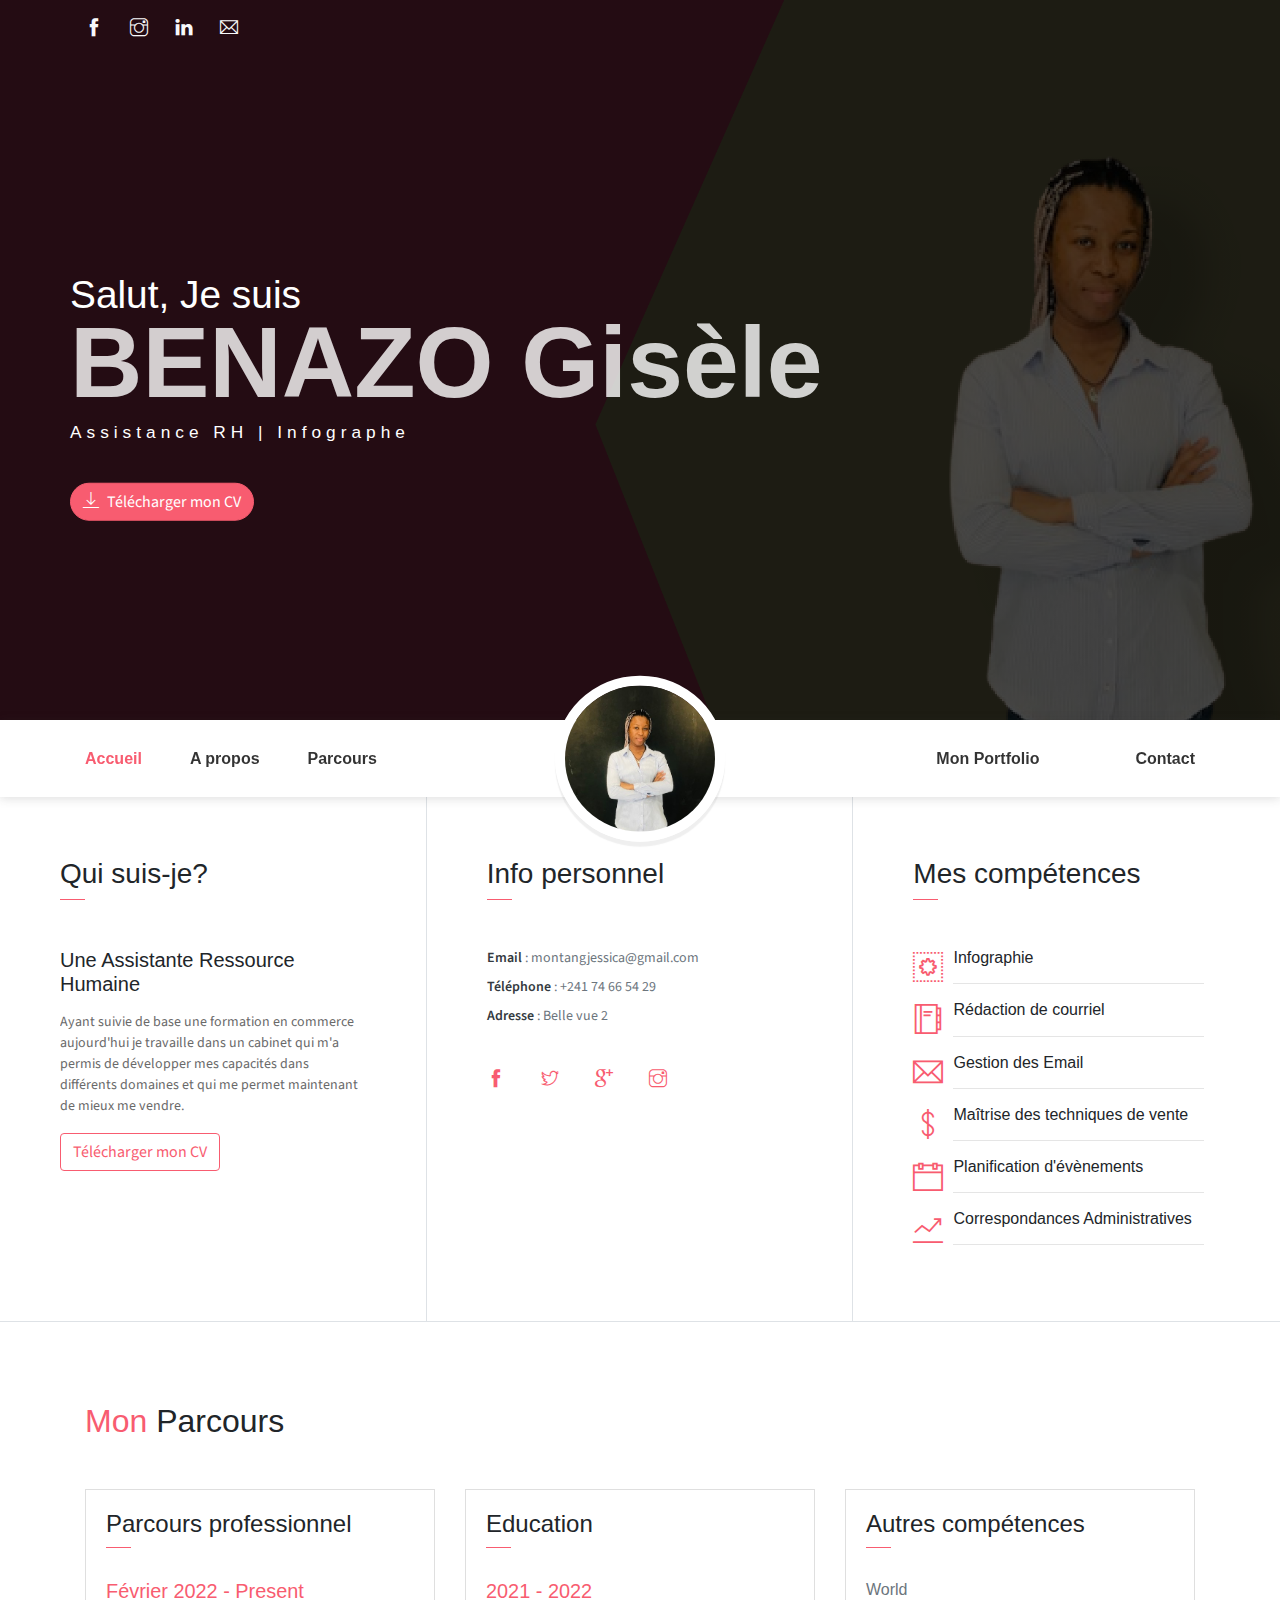
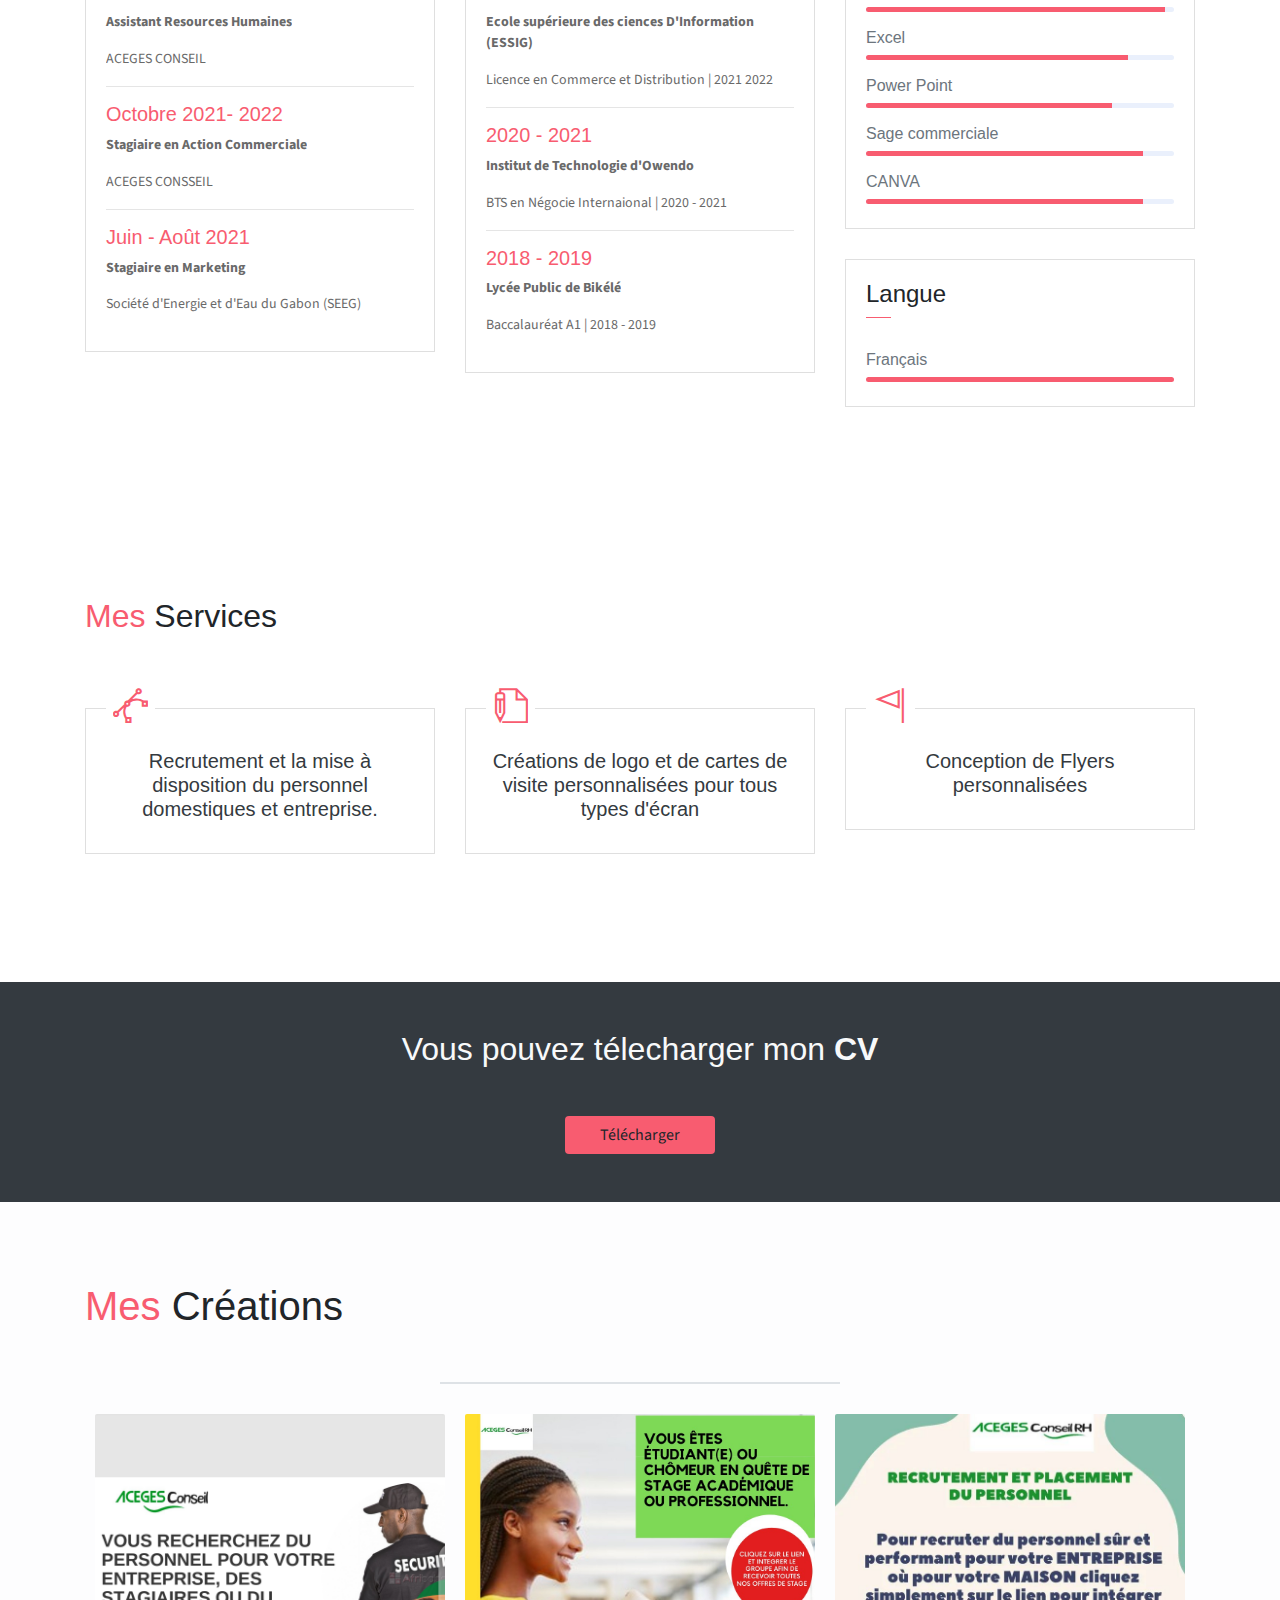
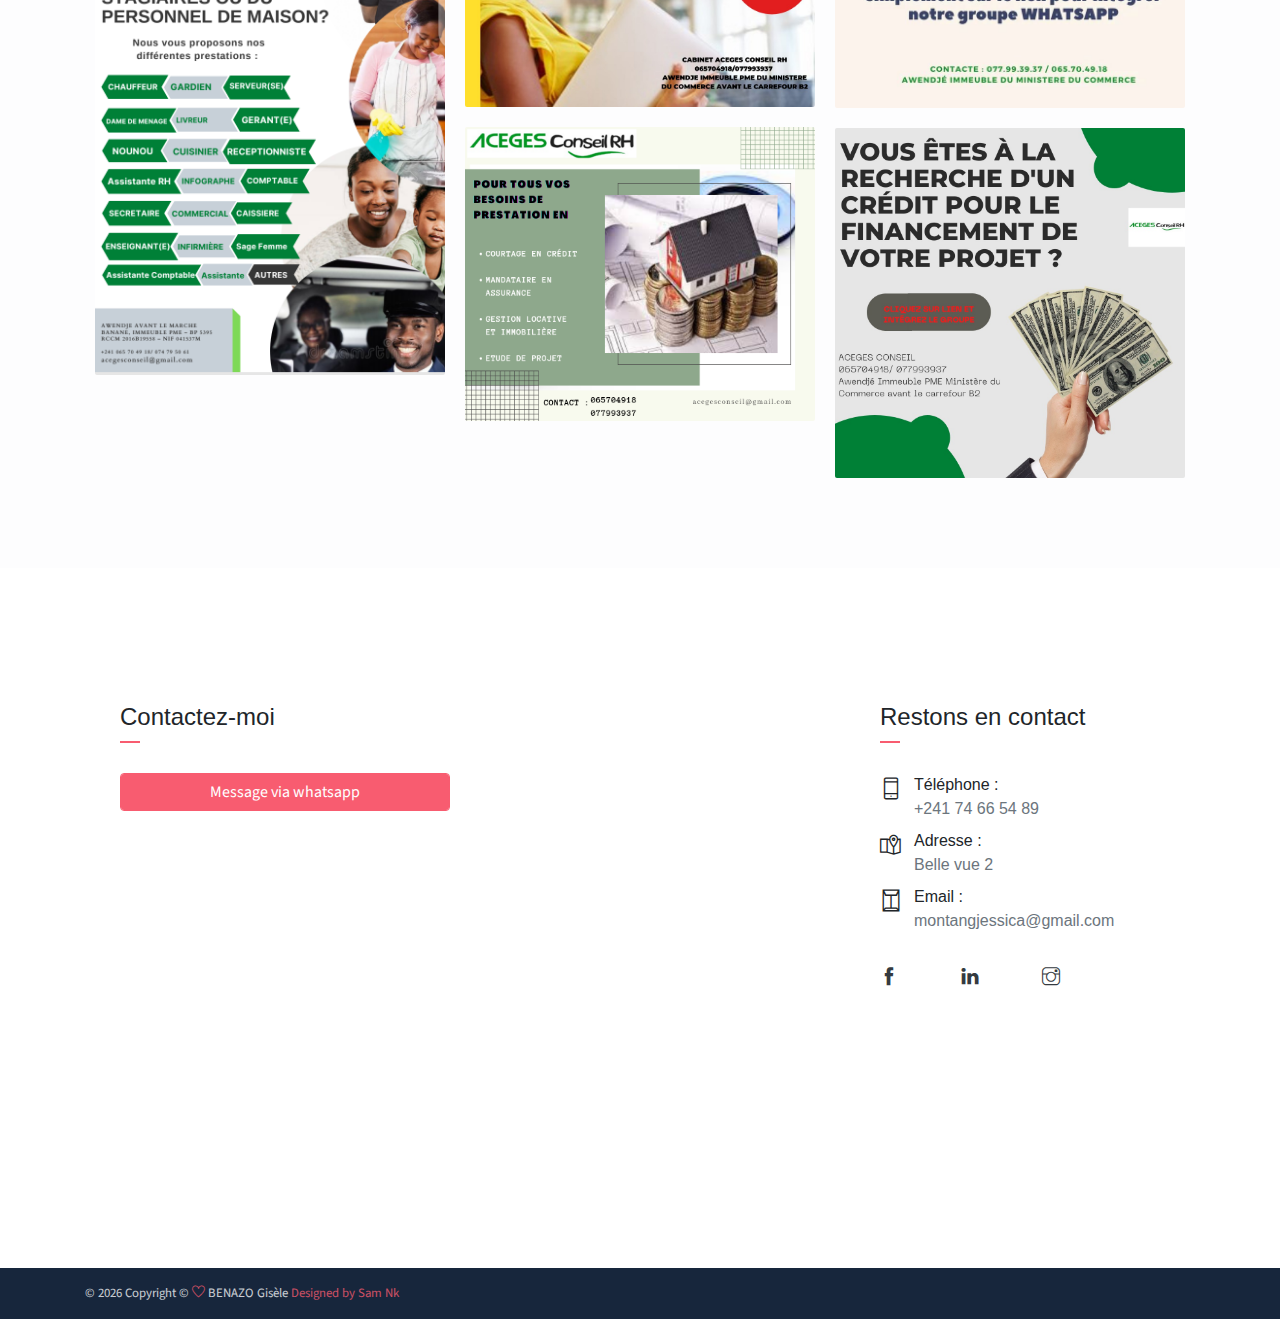
<file: index.html>
<!DOCTYPE html>
<html lang="en">

<head>
    <meta charset="utf-8">
    <meta name="viewport" content="width=device-width, initial-scale=1, shrink-to-fit=no">
    <meta name="description" content="Portfolio de BENAZO Gisèle">
    <meta name="author" content="Devcrud">

    <title>BENAZO Gisèle</title>
    <!-- font icons -->
    <link rel="stylesheet" href="assets/vendors/themify-icons/css/themify-icons.css">


    <link rel="stylesheet" href="assets/css/johndoe.css">
    <link rel="stylesheet" href="https://unpkg.com/aos@next/dist/aos.css" />
</head>

<body data-spy="scroll" data-target=".navbar" data-offset="40" id="home">
    <header class="header">
        <div class="container">
            <ul class="social-icons pt-3">
                <li class="social-item"><a class="social-link text-light" href="#"><i class="ti-facebook" aria-hidden="true"></i></a></li>
                <li class="social-item"><a class="social-link text-light" href="#"><i class="ti-instagram" aria-hidden="true"></i></a></li>
                <li class="social-item"><a class="social-link text-light" href="#"><i class="ti-linkedin" aria-hidden="true"></i></a></li>
                <li class="social-item"><a class="social-link text-light" href="#"><i class="ti-email" aria-hidden="true"></i></a></li>
                <li class="social-item"><a class="social-link text-light" href="#"><i class="" aria-hidden="true"></i></a></li>
            </ul>
            <div class="header-content">
                <h4 class="header-subtitle">Salut, Je suis</h4>
                <h1 class="header-title ">BENAZO Gisèle </h1>
                <h6 class="header-mono">Assistance RH | Infographe</h6>
                <a href="./pdf_20220806_115159_0000.pdf" download="Gisèle BENAZO"><button class="btn btn-primary btn-rounded"><i class="t ti-download pr-2"></i>Télécharger mon CV</button></a>
            </div>
        </div>
    </header>
    <nav class="navbar sticky-top navbar-expand-lg navbar-light bg-white" data-spy="affix" data-offset-top="510">
        <div class="container">
            <button class="navbar-toggler ml-auto" type="button" data-toggle="collapse" data-target="#navbarSupportedContent" aria-controls="navbarSupportedContent" aria-expanded="false" aria-label="Toggle navigation">
                <span class="navbar-toggler-icon"></span>
            </button>
            <div class="collapse mt-sm-20 navbar-collapse" id="navbarSupportedContent">
                <ul class="navbar-nav mr-auto">
                    <li class="nav-item">
                        <a href="#home" class="nav-link">Accueil</a>
                    </li>
                    <li class="nav-item">
                        <a href="#about" class="nav-link">A propos</a>
                    </li>
                    <li class="nav-item">
                        <a href="#resume" class="nav-link">Parcours</a>
                    </li>
                </ul>
                <ul class="navbar-nav brand">
                    <img src="./assets/imgs/yulm.jpg" alt="" class="brand-img">
                    <li class="brand-txt">
                        <h5 class="brand-title">B.G</h5>
                        <div class="brand-subtitle">Assinstance R.H | Infographe</div>
                    </li>
                </ul>
                <ul class="navbar-nav ml-auto">
                    <li class="nav-item">
                        <a href="#portfolio" class="nav-link">Mon Portfolio</a>
                    </li>
                    <li class="nav-item">
                        <a href="#blog" class="nav-link"></a>
                    </li>
                    <li class="nav-item last-item">
                        <a href="#contact" class="nav-link">Contact</a>
                    </li>
                </ul>
            </div>
        </div>
    </nav>
    <div class="container-fluid">
        <div id="about" class="row about-section">
            <div class="col-lg-4 about-card">
                <h3 class="font-weight-light">Qui suis-je?</h3>
                <span class="line mb-5"></span>
                <h5 class="mb-3">Une Assistante Ressource Humaine</h5>
                <p class="mt-20">Ayant suivie de base une formation en commerce aujourd'hui je travaille dans un cabinet qui m'a permis de développer mes capacités dans différents domaines et qui me permet maintenant de mieux me vendre.</p>
                <a href="./pdf_20220806_115159_0000.pdf" download="Gisèle BENAZO"><button class="btn btn-outline-danger"><i class="icon-down-circled2 "></i>Télécharger mon CV</button></a>
            </div>
            <div class="col-lg-4 about-card">
                <h3 class="font-weight-light">Info personnel</h3>
                <span class="line mb-5"></span>
                <ul class="mt40 info list-unstyled">

                    <li><span>Email</span> : montangjessica@gmail.com</li>
                    <li><span>Téléphone</span> : +241 74 66 54 29</li>

                    <li><span>Adresse</span> : Belle vue 2</li>
                </ul>
                <ul class="social-icons pt-3">
                    <li class="social-item"><a class="social-link" href="#"><i class="ti-facebook" aria-hidden="true"></i></a></li>
                    <li class="social-item"><a class="social-link" href="#"><i class="ti-twitter" aria-hidden="true"></i></a></li>
                    <li class="social-item"><a class="social-link" href="#"><i class="ti-google" aria-hidden="true"></i></a></li>
                    <li class="social-item"><a class="social-link" href="#"><i class="ti-instagram" aria-hidden="true"></i></a></li>

                </ul>
            </div>
            <div class="col-lg-4 about-card">
                <h3 class="font-weight-light">Mes compétences</h3>
                <span class="line mb-5"></span>
                <div class="row">
                    <div class="col-1 text-danger pt-1"><i class="ti-widget icon-lg"></i></div>
                    <div class="col-10 ml-auto mr-3">
                        <h6>Infographie</h6>
                        <p class="subtitle"></p>
                        <hr>
                    </div>
                </div>
                <div class="row">
                    <div class="col-1 text-danger pt-1"><i class="p ti-agenda icon-lg"></i></div>
                    <div class="col-10 ml-auto mr-3">
                        <h6>Rédaction de courriel</h6>
                        <p class="subtitle"> </p>
                        <hr>
                    </div>
                </div>
                <div class="row">
                    <div class="col-1 text-danger pt-1"><i class="p ti-email icon-lg"></i></div>
                    <div class="col-10 ml-auto mr-3">
                        <h6>Gestion des Email</h6>
                        <p class="subtitle"></p>
                        <hr>
                    </div>
                </div>

                <div class="row">
                    <div class="col-1 text-danger pt-1"><i class="ti-money icon-lg"></i></div>
                    <div class="col-10 ml-auto mr-3">
                        <h6>Maîtrise des techniques de vente</h6>
                        <p class="subtitle"></p>
                        <hr>
                    </div>
                </div>
                <div class="row">
                    <div class="col-1 text-danger pt-1"><i class="ti-calendar icon-lg"></i></div>
                    <div class="col-10 ml-auto mr-3">
                        <h6>Planification d'évènements</h6>
                        <p class="subtitle"></p>
                        <hr>
                    </div>
                </div>
                <div class="row">
                    <div class="col-1 text-danger pt-1"><i class="ti-stats-up icon-lg"></i></div>
                    <div class="col-10 ml-auto mr-3">
                        <h6>Correspondances Administratives</h6>
                        <p class="subtitle"></p>
                        <hr>
                    </div>
                </div>
            </div>
        </div>
    </div>

    <!--Resume Section-->
    <section class="section" id="resume">
        <div class="container">
            <h2 class="mb-5"><span class="text-danger">Mon</span> Parcours</h2>
            <div class="row">
                <div class="col-md-6 col-lg-4" data-aos="" data-aos-duration="1500">
                    <div class="card">
                        <div class="card-header">
                            <div class="mt-2">
                                <h4>Parcours professionnel</h4>
                                <span class="line"></span>
                            </div>
                        </div>
                        <div class="card-body">
                            <h6 class="title text-danger">Février 2022 - Present</h6>
                            <P><b>Assistant Resources Humaines</b></P>
                            <P class="subtitle">ACEGES CONSEIL</P>
                            <hr>
                            <h6 class="title text-danger">Octobre 2021- 2022</h6>
                            <P><b>Stagiaire en Action Commerciale</b></P>
                            <P class="subtitle">ACEGES CONSSEIL</P>
                            <hr>
                            <h6 class="title text-danger">Juin - Août 2021</h6>
                            <P><b>Stagiaire en Marketing</b>
                            </P>
                            <P class="subtitle">Société d'Energie et d'Eau du Gabon (SEEG)</P>
                        </div>
                    </div>
                </div>
                <div class="col-md-6 col-lg-4">
                    <div class="card">
                        <div class="card-header">
                            <div class="mt-2">
                                <h4>Education</h4>
                                <span class="line"></span>
                            </div>
                        </div>
                        <div class="card-body">
                            <h6 class="title text-danger">2021 - 2022</h6>
                            <P><b>Ecole supérieure des ciences D'Information (ESSIG)</b></P>
                            <P class="subtitle">Licence en Commerce et Distribution | 2021 2022</P>
                            <hr>
                            <h6 class="title text-danger">2020 - 2021</h6>
                            <P><b>Institut de Technologie d'Owendo</b></P>
                            <P class="subtitle">BTS en Négocie Internaional | 2020 - 2021</P>
                            <hr>
                            <h6 class="title text-danger">2018 - 2019</h6>
                            <P><b>Lycée Public de Bikélé</b></P>
                            <P class="subtitle">Baccalauréat A1 | 2018 - 2019</P>

                        </div>
                    </div>
                </div>
                <div class="col-lg-4">
                    <div class="card">
                        <div class="card-header">
                            <div class="pull-left">
                                <h4 class="mt-2"> Autres compétences</h4>
                                <span class="line"></span>
                            </div>
                        </div>
                        <div class="card-body pb-2">
                            <h6>World</h6>
                            <div class="progress mb-3">
                                <div class="progress-bar bg-danger" role="progressbar" style="width: 97%" aria-valuenow="25" aria-valuemin="0" aria-valuemax="100"></div>
                            </div>
                            <h6>Excel</h6>
                            <div class="progress mb-3">
                                <div class="progress-bar bg-danger" role="progressbar" style="width: 85%" aria-valuenow="25" aria-valuemin="0" aria-valuemax="100"></div>
                            </div>
                            <h6>Power Point</h6>
                            <div class="progress mb-3">
                                <div class="progress-bar bg-danger" role="progressbar" style="width: 80%" aria-valuenow="50" aria-valuemin="0" aria-valuemax="100"></div>
                            </div>
                            <h6>Sage commerciale</h6>
                            <div class="progress mb-3">
                                <div class="progress-bar bg-danger" role="progressbar" style="width: 90%" aria-valuenow="75" aria-valuemin="0" aria-valuemax="100"></div>
                            </div>
                            <h6>CANVA</h6>
                            <div class="progress mb-3">
                                <div class="progress-bar bg-danger" role="progressbar" style="width: 90%" aria-valuenow="75" aria-valuemin="0" aria-valuemax="100"></div>
                            </div>

                        </div>
                    </div>
                    <div class="card">
                        <div class="card-header">
                            <div class="pull-left">
                                <h4 class="mt-2">Langue</h4>
                                <span class="line"></span>
                            </div>
                        </div>
                        <div class="card-body pb-2">
                            <h6>Français</h6>
                            <div class="progress mb-3">
                                <div class="progress-bar bg-danger" role="progressbar" style="width: 100%" aria-valuenow="25" aria-valuemin="0" aria-valuemax="100"></div>
                            </div>

                        </div>
                    </div>
                </div>
            </div>
        </div>
    </section>



    <section class="section" id="service">
        <div class="container">
            <h2 class="mb-5 pb-4"><span class="text-danger">Mes</span> Services</h2>
            <div class="row">
                <div class="col-md-4 col-sm-6">
                    <div class="card mb-5">
                        <div class="card-header has-icon">
                            <i class="ti-vector text-danger" aria-hidden="true"></i>
                        </div>
                        <div class="card-body px-4 py-3">
                            <h5 class="mb-3 card-title text-dark text-center">Recrutement et la mise à disposition du personnel domestiques et entreprise.</h5>
                            <P class="subtitle"></P>
                        </div>
                    </div>
                </div>
                <div class="col-md-4 col-sm-6">
                    <div class="card mb-5">
                        <div class="card-header has-icon">
                            <i class="ti-write text-danger" aria-hidden="true"></i>
                        </div>
                        <div class="card-body px-4 py-3">
                            <h5 class="mb-3 card-title text-dark text-center">Créations de logo et de cartes de visite personnalisées pour tous types d'écran</h5>

                            <P class="subtitle"></P>
                        </div>
                    </div>
                </div>
                <div class="col-md-4 col-sm-6">
                    <div class="card mb-5">
                        <div class="card-header has-icon">
                            <i class="s ti-flag text-danger" aria-hidden="true"></i>
                        </div>
                        <div class="card-body px-4 py-3">
                            <h5 class="mb-3 card-title text-dark text-center">Conception de Flyers personnalisées</h5>
                            <P class="subtitle"></P>
                        </div>
                    </div>
                </div>

            </div>
        </div>
    </section>


    <section class="section bg-dark py-5">
        <div class="container text-center">
            <h2 class="text-light mb-5 font-weight-normal">Vous pouvez télecharger mon <b>CV</b></h2>
            <a href="./pdf_20220806_115159_0000.pdf" download="Gisèle BENAZO"><button class="btn bg-primary w-lg">Télécharger</button></a>
        </div>
    </section>

    <!-- Portfolio Section -->
    <section class="section bg-custom-gray" id="portfolio">
        <div class="container">
            <h1 class="mb-5"><span class="text-danger">Mes</span> Créations</h1>
            <div class="portfolio">
                <div class="filters">


                </div>
                <div class="portfolio-container">
                    <div class="col-md-6 col-lg-4 web new">
                        <div class="portfolio-item">
                            <img src="assets/imgs/S1.png" class="img-fluid" alt="Download free bootstrap 4 admin dashboard, free boootstrap 4 templates">
                            <div class="content-holder">
                                <a class="img-popup" href="assets/imgs/S1.png"></a>
                                <div class="text-holder">
                                    <h6 class="title">Visuel</h6>
                                    <p class="subtitle">ACEGES Conseil</p>
                                </div>
                            </div>
                        </div>
                    </div>
                    <div class="col-md-6 col-lg-4 web new">
                        <div class="portfolio-item">
                            <img src="assets/imgs/S4.jpg" class="img-fluid" alt="Download free bootstrap 4 admin dashboard, free boootstrap 4 templates">
                            <div class="content-holder">
                                <a class="img-popup" href="assets/imgs/S4.jpg"></a>
                                <div class="text-holder">
                                    <h6 class="title">Visuel</h6>
                                    <p class="subtitle">ACEGES Conseil</p>
                                </div>
                            </div>
                        </div>
                    </div>
                    <div class="col-md-6 col-lg-4 web new">
                        <div class="portfolio-item">
                            <img src="assets/imgs/S5.jpg" class="img-fluid" alt="Download free bootstrap 4 admin dashboard, free boootstrap 4 templates">
                            <div class="content-holder">
                                <a class="img-popup" href="assets/imgs/S5.jpg"></a>
                                <div class="text-holder">
                                    <h6 class="title">Visuel</h6>
                                    <p class="subtitle">ACEGES Conseil</p>
                                </div>
                            </div>
                        </div>
                    </div>


                    <div class="col-md-6 col-lg-4 web new">
                        <div class="portfolio-item">
                            <img src="assets/imgs/S2.png" class="img-fluid" alt="Download free bootstrap 4 admin dashboard, free boootstrap 4 templates">
                            <div class="content-holder">
                                <a class="img-popup" href="assets/imgs/S2.png"></a>
                                <div class=" text-holder ">
                                    <h6 class="title ">Visuel</h6>
                                    <p class="subtitle ">ACEGES Conseil RH</p>
                                </div>
                            </div>
                        </div>
                    </div>
                    <div class="col-md-6 col-lg-4 advertising new ">
                        <div class="portfolio-item ">
                            <img src="assets/imgs/S3.jpg " class="img-fluid " alt="Download free bootstrap 4 admin dashboard, free boootstrap 4 templates ">
                            <div class="content-holder ">
                                <a class="img-popup " href="assets/imgs/S3.jpg"></a>
                                <div class="text-holder ">
                                    <h6 class="title ">Visuel</h6>
                                    <p class="subtitle ">ACEGES Conseil RH</p>
                                </div>
                            </div>
                        </div>
                    </div>
                </div>
            </div>
        </div>
    </section>
    <!-- End of portfolio section -->



    <div class="section contact " id="contact ">
        <div id="map " class="map "></div>
        <div class="container ">
            <div class="row ">
                <div class="col-lg-8 ">
                    <div class="contact-form-card ">
                        <h4 class="contact-title ">Contactez-moi</h4>
                        <form action=" ">

                            <div class="form-group ">
                                <a href="https://wa.me/+24106407545?text=Bonjour" class="form-control btn btn-primary col-6">Message via whatsapp</a>
                            </div>
                        </form>
                    </div>
                </div>
                <div class="col-lg-4 ">
                    <div class="contact-info-card ">
                        <h4 class="contact-title ">Restons en contact</h4>
                        <div class="row mb-2 ">
                            <div class="col-1 pt-1 mr-1 ">
                                <i class="ti-mobile icon-md "></i>
                            </div>
                            <div class="col-10 ">
                                <h6 class="d-inline ">Téléphone : <br> <span class="text-muted ">+241 74 66 54 89</span></h6>
                            </div>
                        </div>
                        <div class="row mb-2 ">
                            <div class="col-1 pt-1 mr-1 ">
                                <i class="ti-map-alt icon-md "></i>
                            </div>
                            <div class="col-10 ">
                                <h6 class="d-inline ">Adresse :<br> <span class="text-muted ">Belle vue 2</span></h6>
                            </div>
                        </div>
                        <div class="row mb-2 ">
                            <div class="col-1 pt-1 mr-1 ">
                                <i class="ti-envelope icon-md "></i>
                            </div>
                            <div class="col-10 ">
                                <h6 class="d-inline ">Email :<br> <span class="text-muted ">montangjessica@gmail.com</span></h6>
                            </div>
                        </div>
                        <ul class="social-icons pt-4 ">
                            <li class="social-item "><a class="social-link text-dark " href="https://m.facebook.com/profile.php "><i class="ti-facebook " aria-hidden="true "></i></a></li>
                            <li class="social-item "><a class="social-link text-dark " href="# "><i class="ti-linkedin " aria-hidden="true "></i></a></li>

                            <li class="social-item "><a class="social-link text-dark " href="https://www.instagram.com/jessicamartinez453/?hl=fr "><i class="ti-instagram " aria-hidden="true "></i></a></li>

                        </ul>
                    </div>
                </div>
            </div>

        </div>
    </div>
    <footer class="footer py-3 ">
        <div class="container ">
            <p class="small mb-0 text-light ">
                &copy;
                <script>
                    document.write(new Date().getFullYear())
                </script> Copyright &copy; <i class="ti-heart text-danger "></i> BENAZO Gisèle <a href="# " target="_blank "><span class="text-danger " >Designed by Sam Nk</span></a>
            </p>
        </div>
    </footer>

    <!-- core  -->

    <script src="assets/vendors/jquery/jquery-3.4.1.js "></script>
    <script src="assets/vendors/bootstrap/bootstrap.bundle.js "></script>

    <!-- bootstrap 3 affix -->
    <script src="assets/vendors/bootstrap/bootstrap.affix.js "></script>

    <!-- Isotope  -->
    <script src="assets/vendors/isotope/isotope.pkgd.js "></script>

    <!-- Google mpas -->


    <!-- JohnDoe js -->
    <script src="assets/js/johndoe.js "></script>
    <script src="https://unpkg.com/aos@next/dist/aos.js"></script>
    <script>
        AOS.init();
    </script>

</body>

</html>
</file>
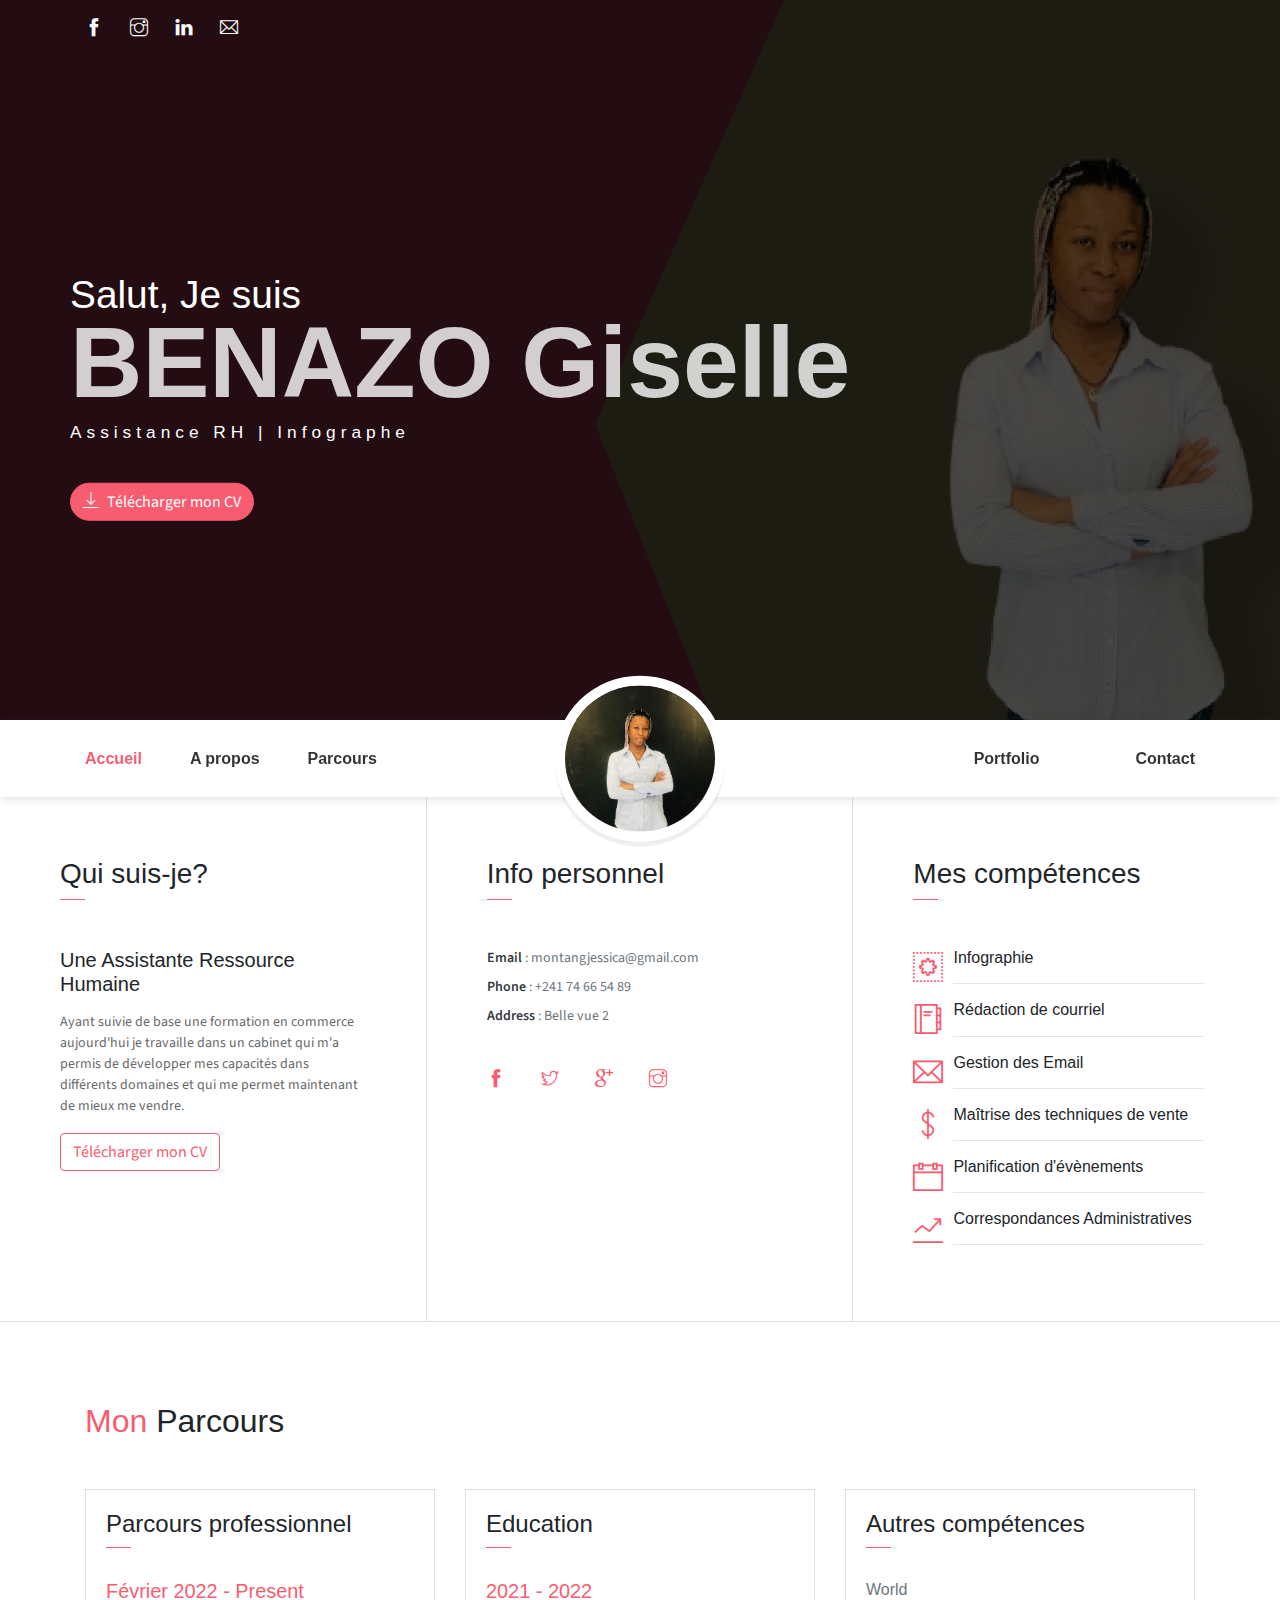
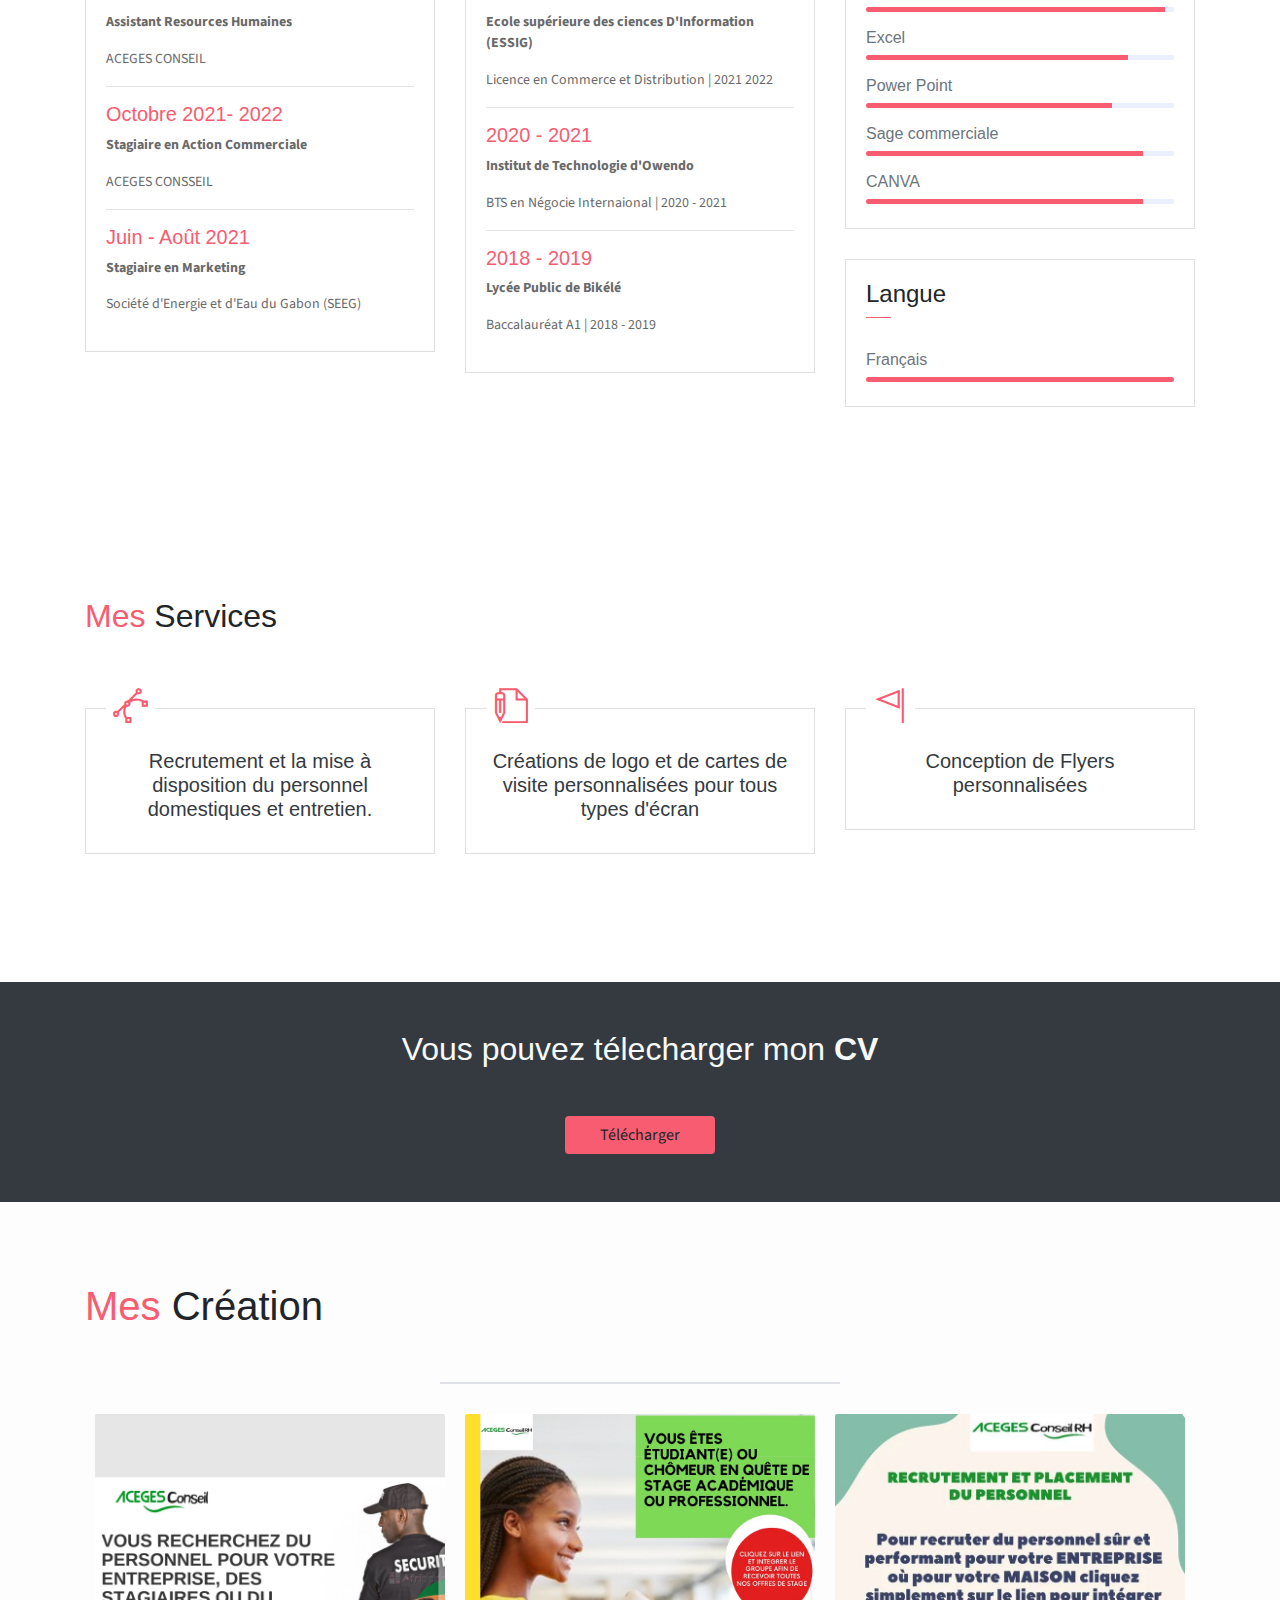
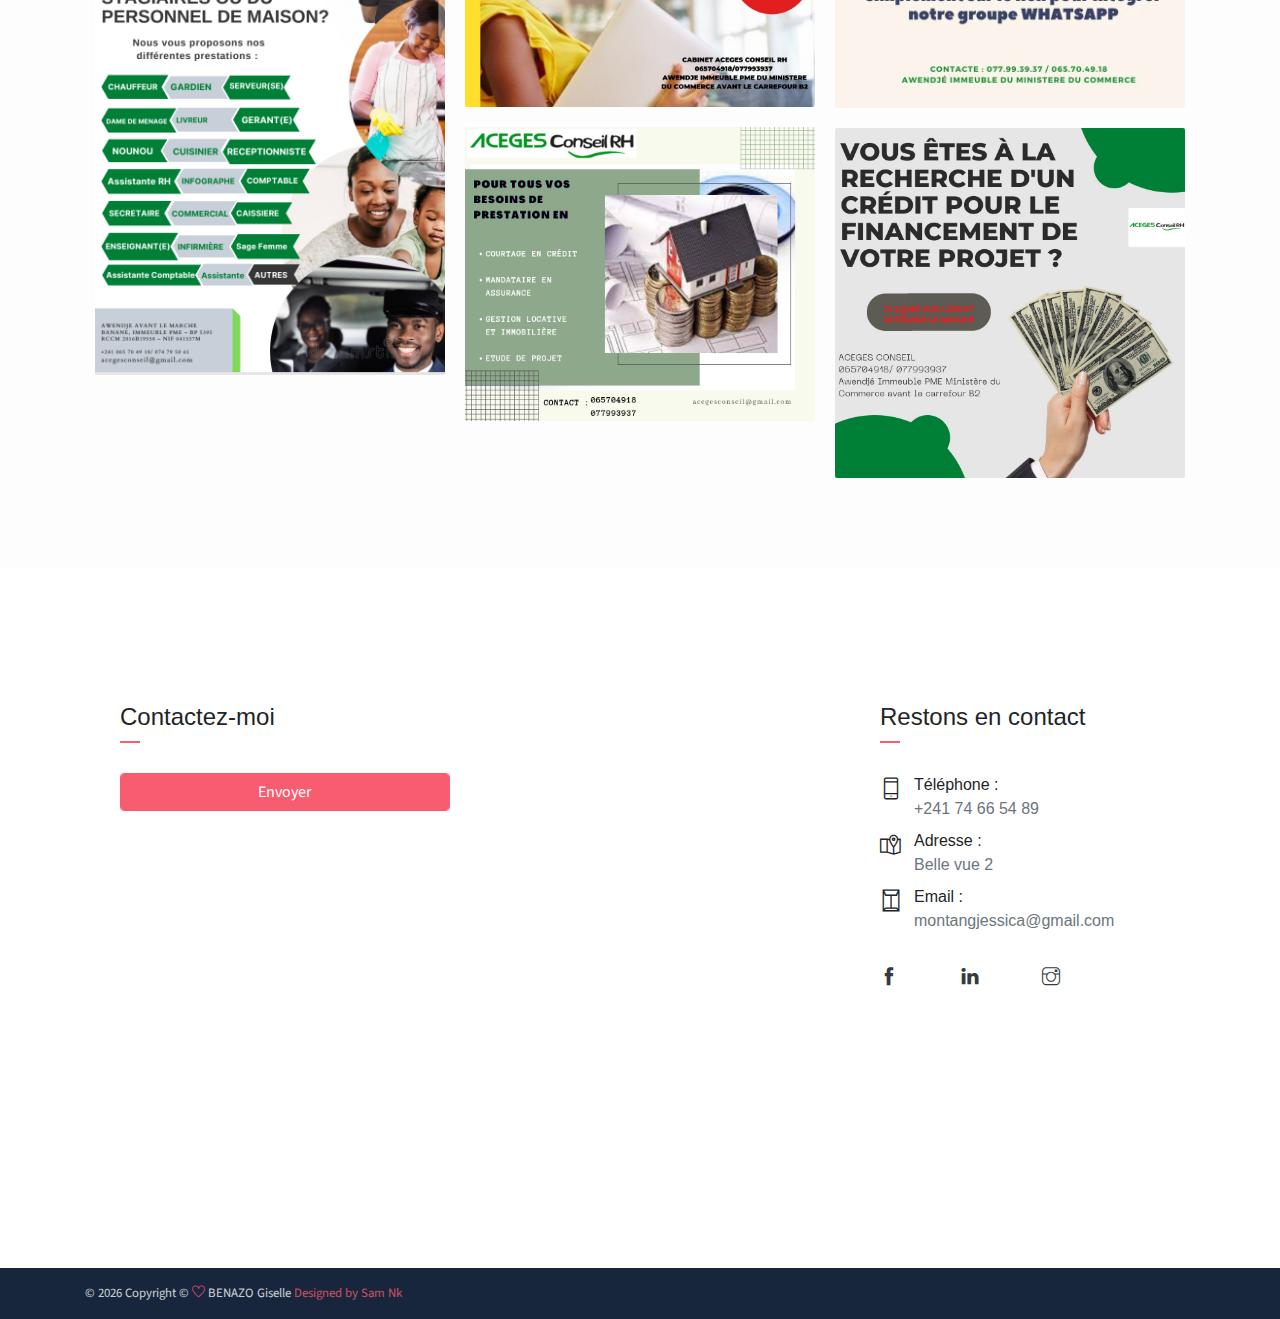
<file: public_html/index.html>
<!DOCTYPE html>
<html lang="en">

<head>
    <meta charset="utf-8">
    <meta name="viewport" content="width=device-width, initial-scale=1, shrink-to-fit=no">
    <meta name="description" content="Start your development with JohnDoe landing page.">
    <meta name="author" content="Devcrud">
    <title>BENAZO Giselle</title>
    <!-- font icons -->
    <link rel="stylesheet" href="assets/vendors/themify-icons/css/themify-icons.css">
    <!-- Bootstrap + JohnDoe main styles -->
    <link rel="stylesheet" href="assets/css/johndoe.css">
</head>

<body data-spy="scroll" data-target=".navbar" data-offset="40" id="home">
    <header class="header">
        <div class="container">
            <ul class="social-icons pt-3">
                <li class="social-item"><a class="social-link text-light" href="#"><i class="ti-facebook" aria-hidden="true"></i></a></li>
                <li class="social-item"><a class="social-link text-light" href="#"><i class="ti-instagram" aria-hidden="true"></i></a></li>
                <li class="social-item"><a class="social-link text-light" href="#"><i class="ti-linkedin" aria-hidden="true"></i></a></li>
                <li class="social-item"><a class="social-link text-light" href="#"><i class="ti-email" aria-hidden="true"></i></a></li>
                <li class="social-item"><a class="social-link text-light" href="#"><i class="" aria-hidden="true"></i></a></li>
            </ul>
            <div class="header-content">
                <h4 class="header-subtitle">Salut, Je suis</h4>
                <h1 class="header-title ">BENAZO Giselle</h1>
                <h6 class="header-mono">Assistance RH | Infographe</h6>
                <a href="/johndoe/pdf_20220806_115159_0000.pdf" download="Giselle BENAZO"><button class="btn btn-primary btn-rounded"><i class="t ti-download pr-2"></i>Télécharger mon CV</button></a>
            </div>
        </div>
    </header>
    <nav class="navbar sticky-top navbar-expand-lg navbar-light bg-white" data-spy="affix" data-offset-top="510">
        <div class="container">
            <button class="navbar-toggler ml-auto" type="button" data-toggle="collapse" data-target="#navbarSupportedContent" aria-controls="navbarSupportedContent" aria-expanded="false" aria-label="Toggle navigation">
                <span class="navbar-toggler-icon"></span>
            </button>
            <div class="collapse mt-sm-20 navbar-collapse" id="navbarSupportedContent">
                <ul class="navbar-nav mr-auto">
                    <li class="nav-item">
                        <a href="#home" class="nav-link">Accueil</a>
                    </li>
                    <li class="nav-item">
                        <a href="#about" class="nav-link">A propos</a>
                    </li>
                    <li class="nav-item">
                        <a href="#resume" class="nav-link">Parcours</a>
                    </li>
                </ul>
                <ul class="navbar-nav brand">
                    <img src="./assets/imgs/yulm.jpg" alt="" class="brand-img">
                    <li class="brand-txt">
                        <h5 class="brand-title">B.G</h5>
                        <div class="brand-subtitle">Assinstance R.H | Infographe</div>
                    </li>
                </ul>
                <ul class="navbar-nav ml-auto">
                    <li class="nav-item">
                        <a href="#portfolio" class="nav-link">Portfolio</a>
                    </li>
                    <li class="nav-item">
                        <a href="#blog" class="nav-link"></a>
                    </li>
                    <li class="nav-item last-item">
                        <a href="#contact" class="nav-link">Contact</a>
                    </li>
                </ul>
            </div>
        </div>
    </nav>
    <div class="container-fluid">
        <div id="about" class="row about-section">
            <div class="col-lg-4 about-card">
                <h3 class="font-weight-light">Qui suis-je?</h3>
                <span class="line mb-5"></span>
                <h5 class="mb-3">Une Assistante Ressource Humaine</h5>
                <p class="mt-20">Ayant suivie de base une formation en commerce aujourd'hui je travaille dans un cabinet qui m'a permis de développer mes capacités dans différents domaines et qui me permet maintenant de mieux me vendre.</p>
                <a href="/johndoe/pdf_20220806_115159_0000.pdf" download="Giselle BENAZO"><button class="btn btn-outline-danger"><i class="icon-down-circled2 "></i>Télécharger mon CV</button></a>
            </div>
            <div class="col-lg-4 about-card">
                <h3 class="font-weight-light">Info personnel</h3>
                <span class="line mb-5"></span>
                <ul class="mt40 info list-unstyled">

                    <li><span>Email</span> : montangjessica@gmail.com</li>
                    <li><span>Phone</span> : +241 74 66 54 89</li>

                    <li><span>Address</span> : Belle vue 2</li>
                </ul>
                <ul class="social-icons pt-3">
                    <li class="social-item"><a class="social-link" href="#"><i class="ti-facebook" aria-hidden="true"></i></a></li>
                    <li class="social-item"><a class="social-link" href="#"><i class="ti-twitter" aria-hidden="true"></i></a></li>
                    <li class="social-item"><a class="social-link" href="#"><i class="ti-google" aria-hidden="true"></i></a></li>
                    <li class="social-item"><a class="social-link" href="#"><i class="ti-instagram" aria-hidden="true"></i></a></li>

                </ul>
            </div>
            <div class="col-lg-4 about-card">
                <h3 class="font-weight-light">Mes compétences</h3>
                <span class="line mb-5"></span>
                <div class="row">
                    <div class="col-1 text-danger pt-1"><i class="ti-widget icon-lg"></i></div>
                    <div class="col-10 ml-auto mr-3">
                        <h6>Infographie</h6>
                        <p class="subtitle"></p>
                        <hr>
                    </div>
                </div>
                <div class="row">
                    <div class="col-1 text-danger pt-1"><i class="p ti-agenda icon-lg"></i></div>
                    <div class="col-10 ml-auto mr-3">
                        <h6>Rédaction de courriel</h6>
                        <p class="subtitle"> </p>
                        <hr>
                    </div>
                </div>
                <div class="row">
                    <div class="col-1 text-danger pt-1"><i class="p ti-email icon-lg"></i></div>
                    <div class="col-10 ml-auto mr-3">
                        <h6>Gestion des Email</h6>
                        <p class="subtitle"></p>
                        <hr>
                    </div>
                </div>

                <div class="row">
                    <div class="col-1 text-danger pt-1"><i class="ti-money icon-lg"></i></div>
                    <div class="col-10 ml-auto mr-3">
                        <h6>Maîtrise des techniques de vente</h6>
                        <p class="subtitle"></p>
                        <hr>
                    </div>
                </div>
                <div class="row">
                    <div class="col-1 text-danger pt-1"><i class="ti-calendar icon-lg"></i></div>
                    <div class="col-10 ml-auto mr-3">
                        <h6>Planification d'évènements</h6>
                        <p class="subtitle"></p>
                        <hr>
                    </div>
                </div>
                <div class="row">
                    <div class="col-1 text-danger pt-1"><i class="ti-stats-up icon-lg"></i></div>
                    <div class="col-10 ml-auto mr-3">
                        <h6>Correspondances Administratives</h6>
                        <p class="subtitle"></p>
                        <hr>
                    </div>
                </div>
            </div>
        </div>
    </div>

    <!--Resume Section-->
    <section class="section" id="resume">
        <div class="container">
            <h2 class="mb-5"><span class="text-danger">Mon</span> Parcours</h2>
            <div class="row">
                <div class="col-md-6 col-lg-4">
                    <div class="card">
                        <div class="card-header">
                            <div class="mt-2">
                                <h4>Parcours professionnel</h4>
                                <span class="line"></span>
                            </div>
                        </div>
                        <div class="card-body">
                            <h6 class="title text-danger">Février 2022 - Present</h6>
                            <P><b>Assistant Resources Humaines</b></P>
                            <P class="subtitle">ACEGES CONSEIL</P>
                            <hr>
                            <h6 class="title text-danger">Octobre 2021- 2022</h6>
                            <P><b>Stagiaire en Action Commerciale</b></P>
                            <P class="subtitle">ACEGES CONSSEIL</P>
                            <hr>
                            <h6 class="title text-danger">Juin - Août 2021</h6>
                            <P><b>Stagiaire en Marketing</b>
                            </P>
                            <P class="subtitle">Société d'Energie et d'Eau du Gabon (SEEG)</P>
                        </div>
                    </div>
                </div>
                <div class="col-md-6 col-lg-4">
                    <div class="card">
                        <div class="card-header">
                            <div class="mt-2">
                                <h4>Education</h4>
                                <span class="line"></span>
                            </div>
                        </div>
                        <div class="card-body">
                            <h6 class="title text-danger">2021 - 2022</h6>
                            <P><b>Ecole supérieure des ciences D'Information (ESSIG)</b></P>
                            <P class="subtitle">Licence en Commerce et Distribution | 2021 2022</P>
                            <hr>
                            <h6 class="title text-danger">2020 - 2021</h6>
                            <P><b>Institut de Technologie d'Owendo</b></P>
                            <P class="subtitle">BTS en Négocie Internaional | 2020 - 2021</P>
                            <hr>
                            <h6 class="title text-danger">2018 - 2019</h6>
                            <P><b>Lycée Public de Bikélé</b></P>
                            <P class="subtitle">Baccalauréat A1 | 2018 - 2019</P>

                        </div>
                    </div>
                </div>
                <div class="col-lg-4">
                    <div class="card">
                        <div class="card-header">
                            <div class="pull-left">
                                <h4 class="mt-2"> Autres compétences</h4>
                                <span class="line"></span>
                            </div>
                        </div>
                        <div class="card-body pb-2">
                            <h6>World</h6>
                            <div class="progress mb-3">
                                <div class="progress-bar bg-danger" role="progressbar" style="width: 97%" aria-valuenow="25" aria-valuemin="0" aria-valuemax="100"></div>
                            </div>
                            <h6>Excel</h6>
                            <div class="progress mb-3">
                                <div class="progress-bar bg-danger" role="progressbar" style="width: 85%" aria-valuenow="25" aria-valuemin="0" aria-valuemax="100"></div>
                            </div>
                            <h6>Power Point</h6>
                            <div class="progress mb-3">
                                <div class="progress-bar bg-danger" role="progressbar" style="width: 80%" aria-valuenow="50" aria-valuemin="0" aria-valuemax="100"></div>
                            </div>
                            <h6>Sage commerciale</h6>
                            <div class="progress mb-3">
                                <div class="progress-bar bg-danger" role="progressbar" style="width: 90%" aria-valuenow="75" aria-valuemin="0" aria-valuemax="100"></div>
                            </div>
                            <h6>CANVA</h6>
                            <div class="progress mb-3">
                                <div class="progress-bar bg-danger" role="progressbar" style="width: 90%" aria-valuenow="75" aria-valuemin="0" aria-valuemax="100"></div>
                            </div>

                        </div>
                    </div>
                    <div class="card">
                        <div class="card-header">
                            <div class="pull-left">
                                <h4 class="mt-2">Langue</h4>
                                <span class="line"></span>
                            </div>
                        </div>
                        <div class="card-body pb-2">
                            <h6>Français</h6>
                            <div class="progress mb-3">
                                <div class="progress-bar bg-danger" role="progressbar" style="width: 100%" aria-valuenow="25" aria-valuemin="0" aria-valuemax="100"></div>
                            </div>

                        </div>
                    </div>
                </div>
            </div>
        </div>
    </section>



    <section class="section" id="service">
        <div class="container">
            <h2 class="mb-5 pb-4"><span class="text-danger">Mes</span> Services</h2>
            <div class="row">
                <div class="col-md-4 col-sm-6">
                    <div class="card mb-5">
                        <div class="card-header has-icon">
                            <i class="ti-vector text-danger" aria-hidden="true"></i>
                        </div>
                        <div class="card-body px-4 py-3">
                            <h5 class="mb-3 card-title text-dark text-center">Recrutement et la mise à disposition du personnel domestiques et entretien.</h5>
                            <P class="subtitle"></P>
                        </div>
                    </div>
                </div>
                <div class="col-md-4 col-sm-6">
                    <div class="card mb-5">
                        <div class="card-header has-icon">
                            <i class="ti-write text-danger" aria-hidden="true"></i>
                        </div>
                        <div class="card-body px-4 py-3">
                            <h5 class="mb-3 card-title text-dark text-center">Créations de logo et de cartes de visite personnalisées pour tous types d'écran</h5>

                            <P class="subtitle"></P>
                        </div>
                    </div>
                </div>
                <div class="col-md-4 col-sm-6">
                    <div class="card mb-5">
                        <div class="card-header has-icon">
                            <i class="s ti-flag text-danger" aria-hidden="true"></i>
                        </div>
                        <div class="card-body px-4 py-3">
                            <h5 class="mb-3 card-title text-dark text-center">Conception de Flyers personnalisées</h5>
                            <P class="subtitle"></P>
                        </div>
                    </div>
                </div>

            </div>
        </div>
    </section>


    <section class="section bg-dark py-5">
        <div class="container text-center">
            <h2 class="text-light mb-5 font-weight-normal">Vous pouvez télecharger mon <b>CV</b></h2>
            <a href="/johndoe/pdf_20220806_115159_0000.pdf" download="Giselle BENAZO"><button class="btn bg-primary w-lg">Télécharger</button></a>
        </div>
    </section>

    <!-- Portfolio Section -->
    <section class="section bg-custom-gray" id="portfolio">
        <div class="container">
            <h1 class="mb-5"><span class="text-danger">Mes</span> Création</h1>
            <div class="portfolio">
                <div class="filters">


                </div>
                <div class="portfolio-container">
                    <div class="col-md-6 col-lg-4 web new">
                        <div class="portfolio-item">
                            <img src="assets/imgs/S1.png" class="img-fluid" alt="Download free bootstrap 4 admin dashboard, free boootstrap 4 templates">
                            <div class="content-holder">
                                <a class="img-popup" href="assets/imgs/S1.png"></a>
                                <div class="text-holder">
                                    <h6 class="title">Visuel</h6>
                                    <p class="subtitle">ACEGES Conseil</p>
                                </div>
                            </div>
                        </div>
                    </div>
                    <div class="col-md-6 col-lg-4 web new">
                        <div class="portfolio-item">
                            <img src="assets/imgs/S4.jpg" class="img-fluid" alt="Download free bootstrap 4 admin dashboard, free boootstrap 4 templates">
                            <div class="content-holder">
                                <a class="img-popup" href="assets/imgs/S4.jpg"></a>
                                <div class="text-holder">
                                    <h6 class="title">Visuel</h6>
                                    <p class="subtitle">ACEGES Conseil</p>
                                </div>
                            </div>
                        </div>
                    </div>
                    <div class="col-md-6 col-lg-4 web new">
                        <div class="portfolio-item">
                            <img src="assets/imgs/S5.jpg" class="img-fluid" alt="Download free bootstrap 4 admin dashboard, free boootstrap 4 templates">
                            <div class="content-holder">
                                <a class="img-popup" href="assets/imgs/S5.jpg"></a>
                                <div class="text-holder">
                                    <h6 class="title">Visuel</h6>
                                    <p class="subtitle">ACEGES Conseil</p>
                                </div>
                            </div>
                        </div>
                    </div>


                    <div class="col-md-6 col-lg-4 web new">
                        <div class="portfolio-item">
                            <img src="assets/imgs/S2.png" class="img-fluid" alt="Download free bootstrap 4 admin dashboard, free boootstrap 4 templates">
                            <div class="content-holder">
                                <a class="img-popup" href="assets/imgs/S2.png"></a>
                                <div class=" text-holder ">
                                    <h6 class="title ">Visuel</h6>
                                    <p class="subtitle ">ACEGES Conseil RH</p>
                                </div>
                            </div>
                        </div>
                    </div>
                    <div class="col-md-6 col-lg-4 advertising new ">
                        <div class="portfolio-item ">
                            <img src="assets/imgs/S3.jpg " class="img-fluid " alt="Download free bootstrap 4 admin dashboard, free boootstrap 4 templates ">
                            <div class="content-holder ">
                                <a class="img-popup " href="assets/imgs/S3.jpg"></a>
                                <div class="text-holder ">
                                    <h6 class="title ">Visuel</h6>
                                    <p class="subtitle ">ACEGES Conseil RH</p>
                                </div>
                            </div>
                        </div>
                    </div>
                </div>
            </div>
        </div>
    </section>
    <!-- End of portfolio section -->



    <div class="section contact " id="contact ">
        <div id="map " class="map "></div>
        <div class="container ">
            <div class="row ">
                <div class="col-lg-8 ">
                    <div class="contact-form-card ">
                        <h4 class="contact-title ">Contactez-moi</h4>
                        <form action=" ">

                            <div class="form-group ">
                                <a href="https://wa.me/+24106407545?text=Bonjour" class="form-control btn btn-primary col-6">Envoyer</a>
                            </div>
                        </form>
                    </div>
                </div>
                <div class="col-lg-4 ">
                    <div class="contact-info-card ">
                        <h4 class="contact-title ">Restons en contact</h4>
                        <div class="row mb-2 ">
                            <div class="col-1 pt-1 mr-1 ">
                                <i class="ti-mobile icon-md "></i>
                            </div>
                            <div class="col-10 ">
                                <h6 class="d-inline ">Téléphone : <br> <span class="text-muted ">+241 74 66 54 89</span></h6>
                            </div>
                        </div>
                        <div class="row mb-2 ">
                            <div class="col-1 pt-1 mr-1 ">
                                <i class="ti-map-alt icon-md "></i>
                            </div>
                            <div class="col-10 ">
                                <h6 class="d-inline ">Adresse :<br> <span class="text-muted ">Belle vue 2</span></h6>
                            </div>
                        </div>
                        <div class="row mb-2 ">
                            <div class="col-1 pt-1 mr-1 ">
                                <i class="ti-envelope icon-md "></i>
                            </div>
                            <div class="col-10 ">
                                <h6 class="d-inline ">Email :<br> <span class="text-muted ">montangjessica@gmail.com</span></h6>
                            </div>
                        </div>
                        <ul class="social-icons pt-4 ">
                            <li class="social-item "><a class="social-link text-dark " href="https://m.facebook.com/profile.php "><i class="ti-facebook " aria-hidden="true "></i></a></li>
                            <li class="social-item "><a class="social-link text-dark " href="# "><i class="ti-linkedin " aria-hidden="true "></i></a></li>

                            <li class="social-item "><a class="social-link text-dark " href="https://www.instagram.com/jessicamartinez453/?hl=fr "><i class="ti-instagram " aria-hidden="true "></i></a></li>

                        </ul>
                    </div>
                </div>
            </div>

        </div>
    </div>
    <footer class="footer py-3 ">
        <div class="container ">
            <p class="small mb-0 text-light ">
                &copy;
                <script>
                    document.write(new Date().getFullYear())
                </script> Copyright &copy; <i class="ti-heart text-danger "></i> BENAZO Giselle <a href="# " target="_blank "><span class="text-danger " >Designed by Sam Nk</span></a>
            </p>
        </div>
    </footer>

    <!-- core  -->
    <script src="assets/vendors/jquery/jquery-3.4.1.js "></script>
    <script src="assets/vendors/bootstrap/bootstrap.bundle.js "></script>

    <!-- bootstrap 3 affix -->
    <script src="assets/vendors/bootstrap/bootstrap.affix.js "></script>

    <!-- Isotope  -->
    <script src="assets/vendors/isotope/isotope.pkgd.js "></script>

    <!-- Google mpas -->


    <!-- JohnDoe js -->
    <script src="assets/js/johndoe.js "></script>

</body>

</html>
</file>
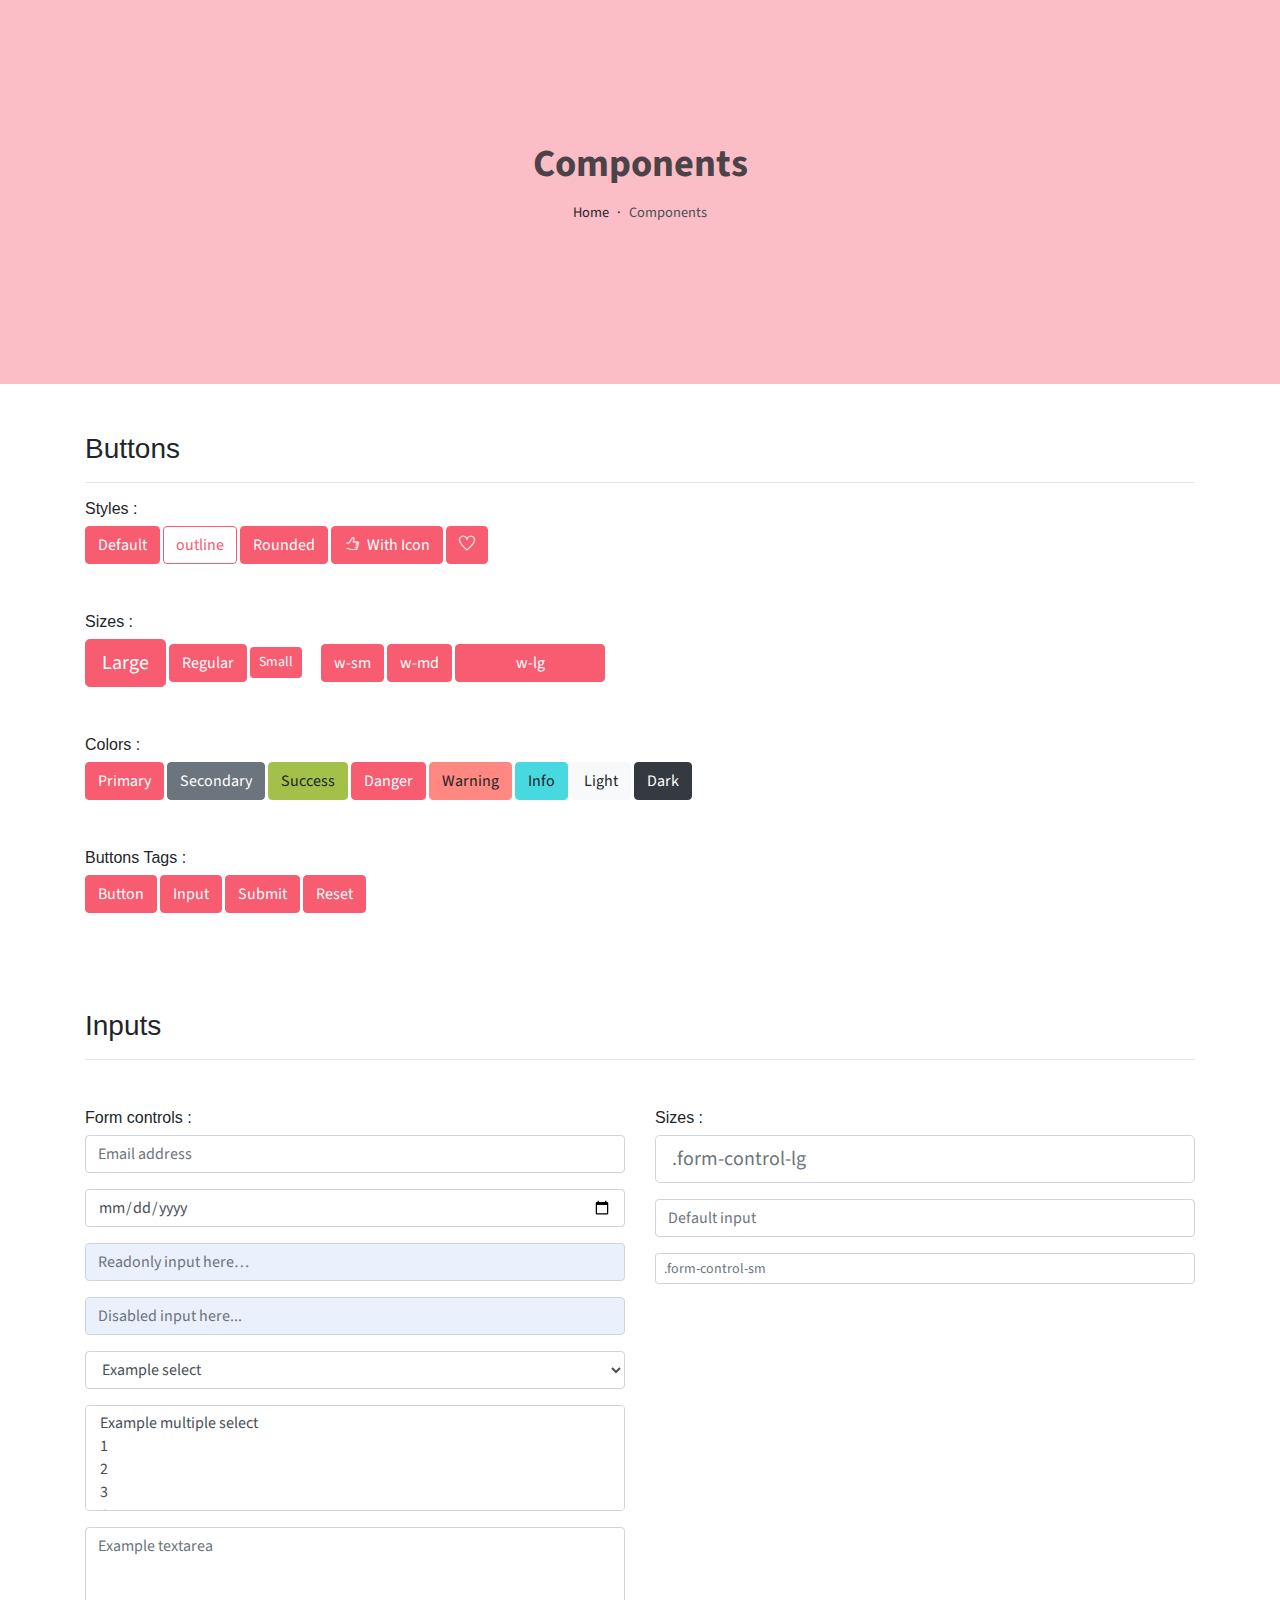
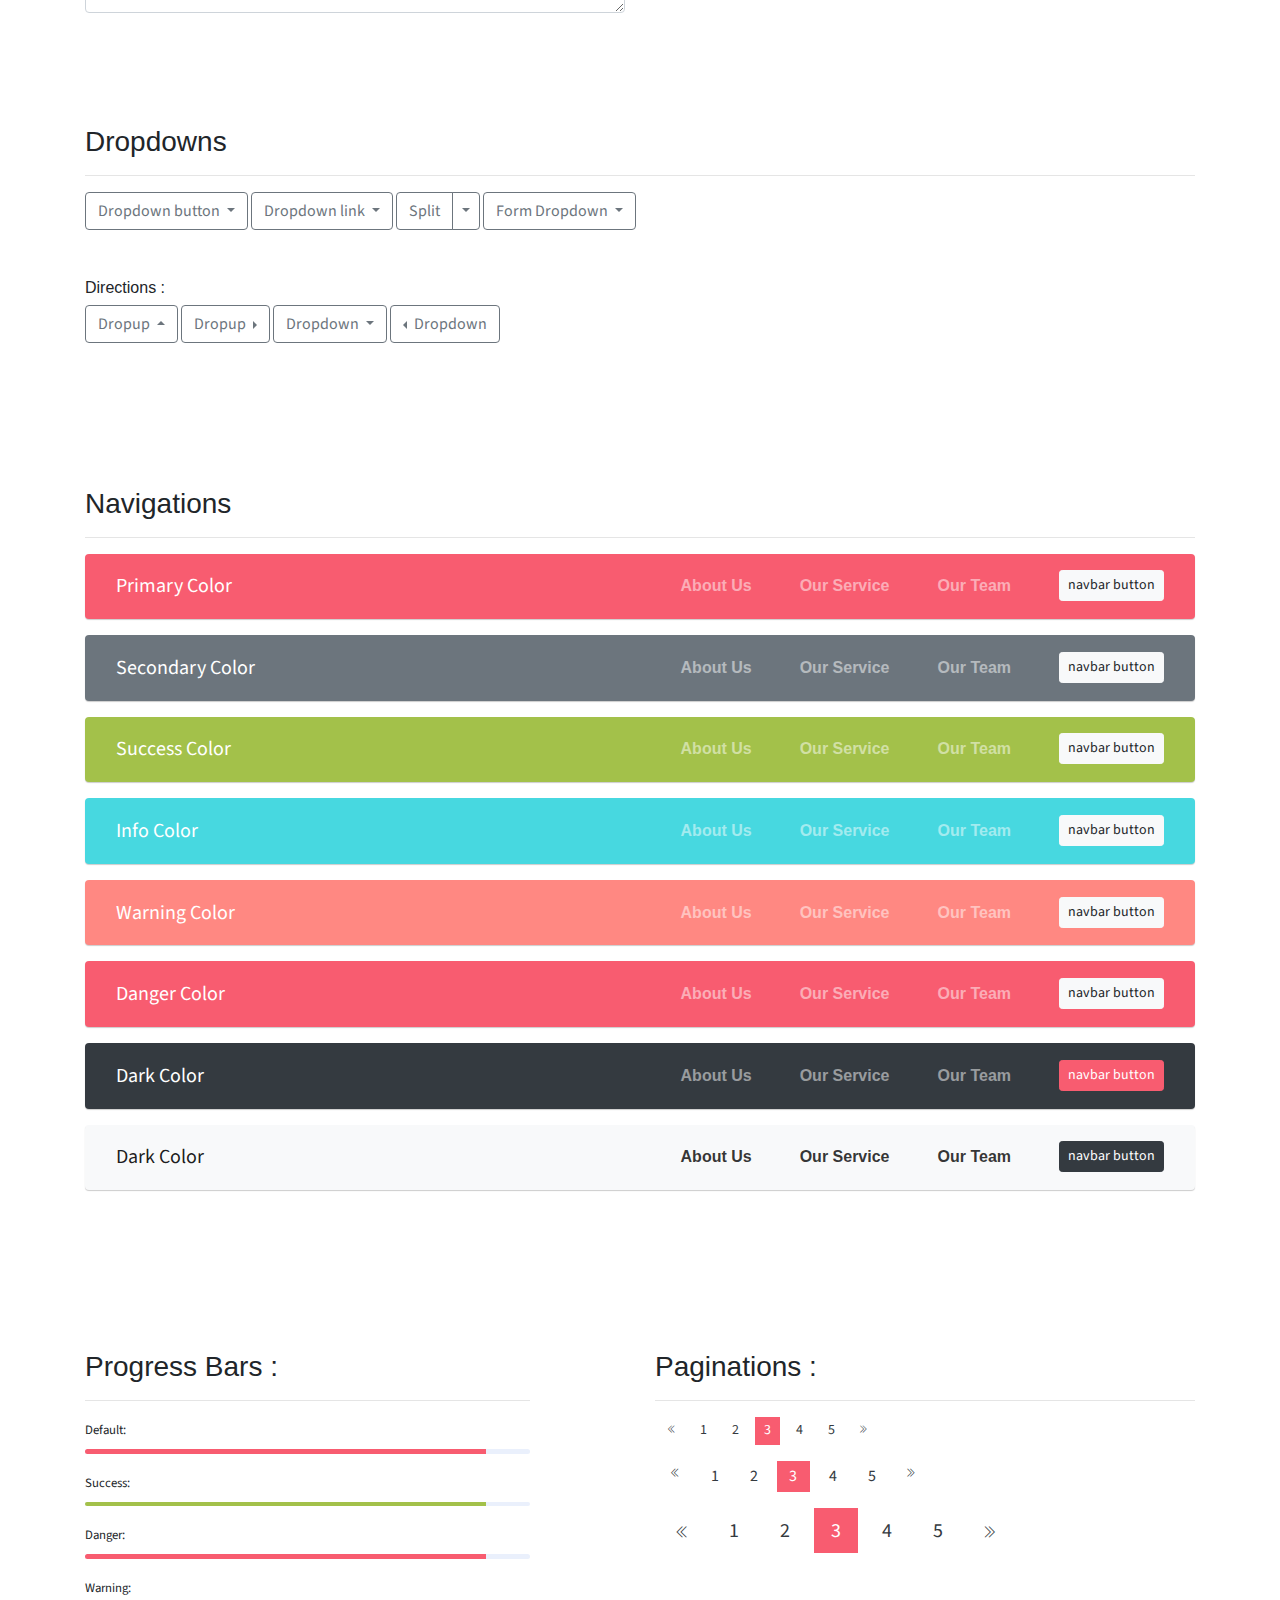
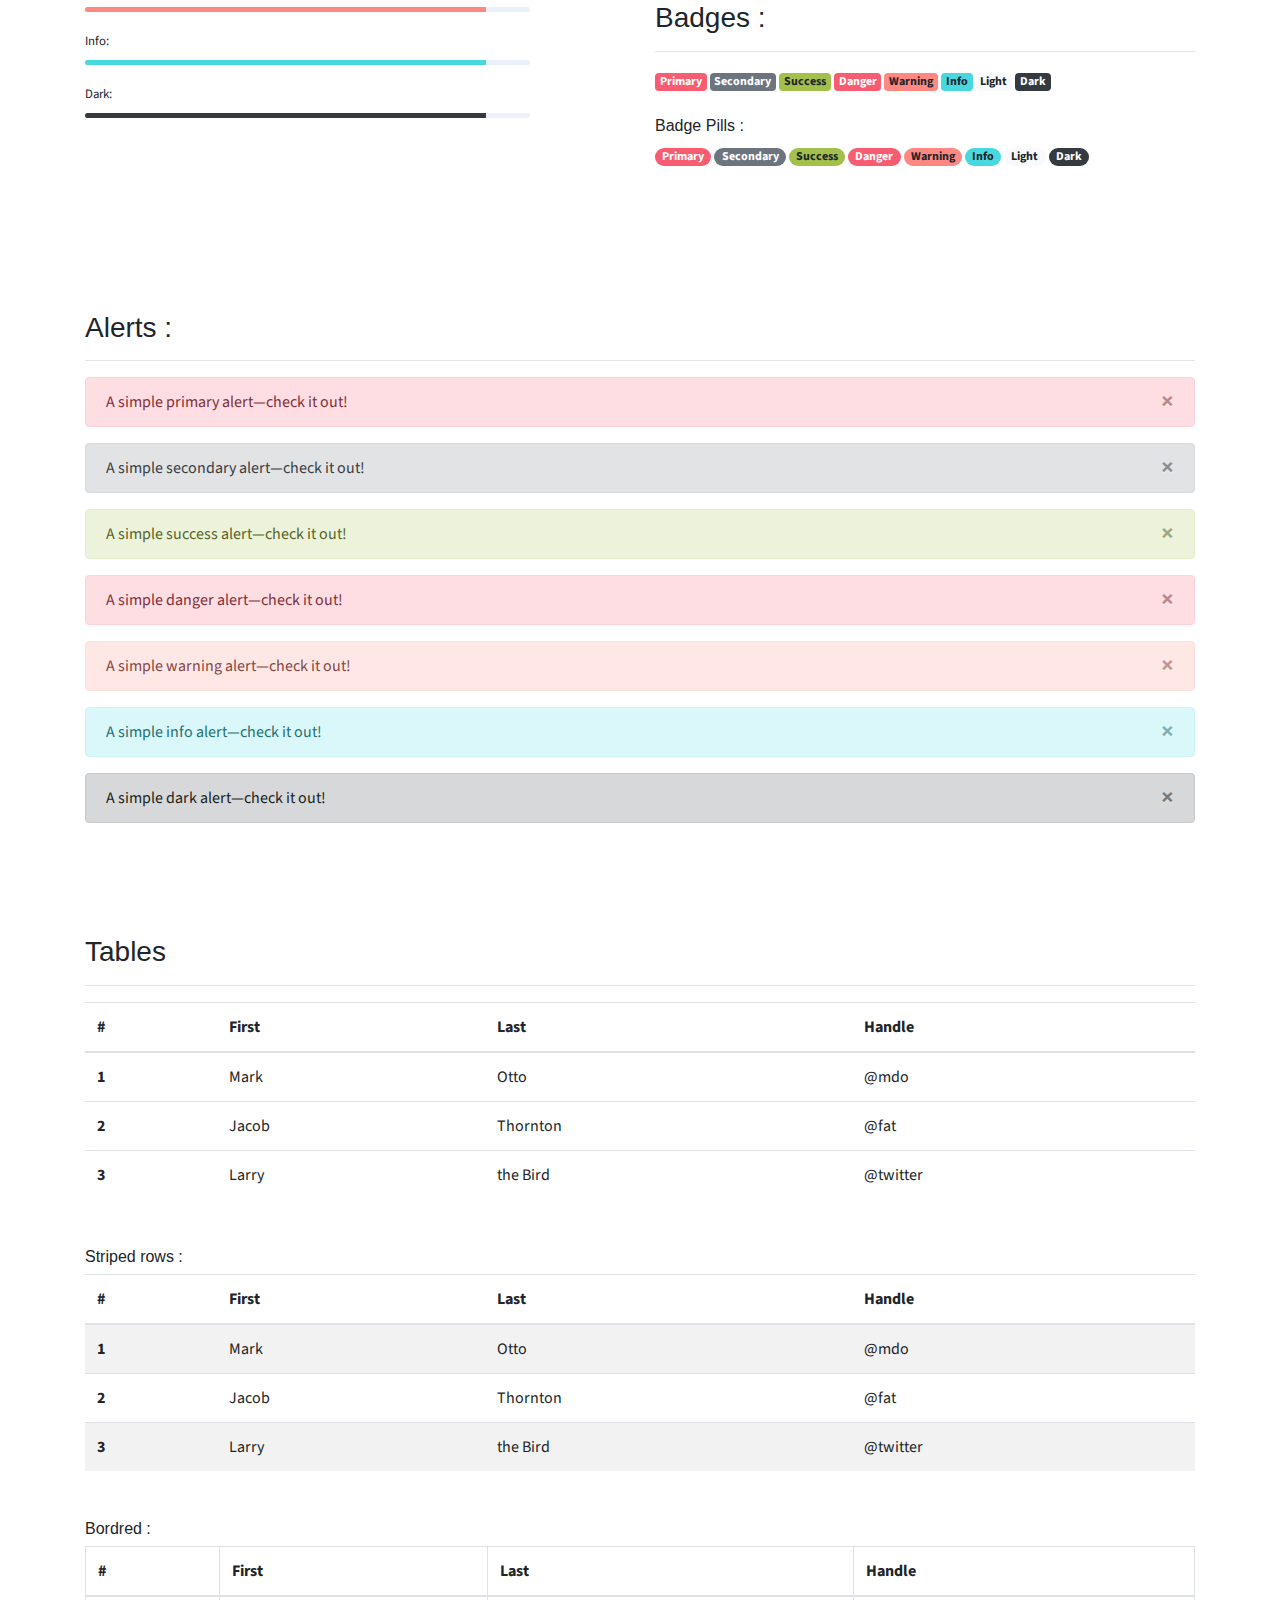
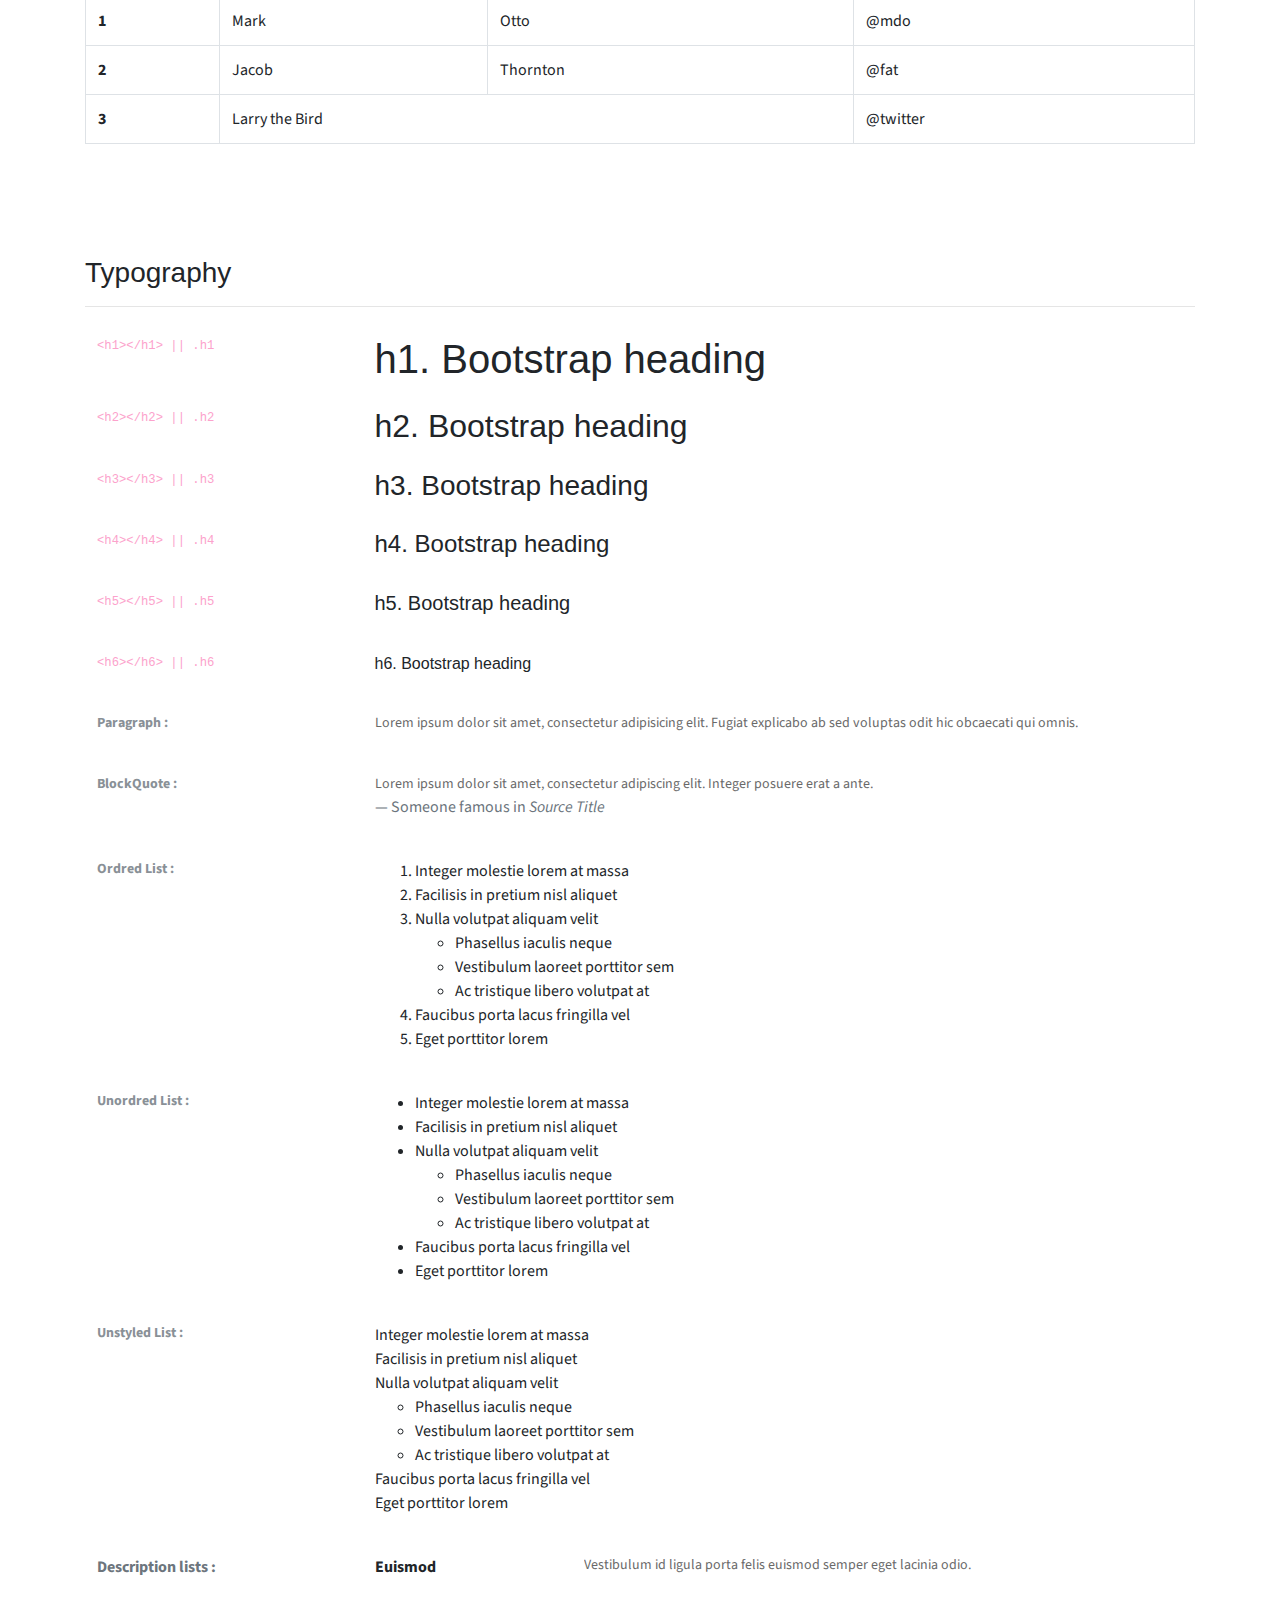
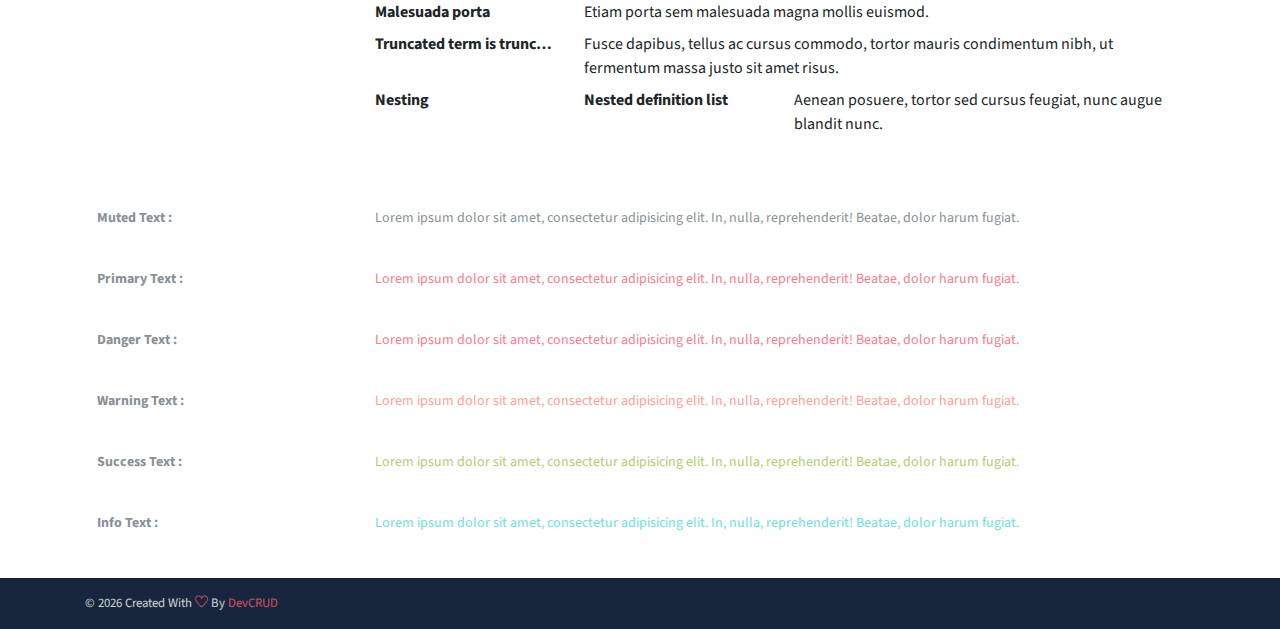
<file: components.html>
<!DOCTYPE html>
<html lang="en">
<head>
   <meta charset="utf-8">
   <meta name="viewport" content="width=device-width, initial-scale=1, shrink-to-fit=no">
   <meta name="description" content="Start your development with JohnDoe landing page.">
   <meta name="author" content="Devcrud">
   <title>JohnDoe Landing page | Components</title>
   <link rel="icon" href="assets/imgs/favicon.png" type="image/png">
   <!-- font icons -->
   <link rel="stylesheet" href="assets/vendors/themify-icons/css/themify-icons.css">
   <!-- Bootstrap + Steller  -->
   <link rel="stylesheet" href="assets/css/johndoe.css">
</head>
<body>

   <!-- Page Header -->
   <header class="header header-mini"> 
      <div class="header-title">Components</div> 
      <nav aria-label="breadcrumb">
         <ol class="breadcrumb">
            <li class="breadcrumb-item"><a href="/">Home</a></li>
            <li class="breadcrumb-item active" aria-current="page">Components</li>
         </ol>
      </nav>
   </header> <!-- End Of Page Header -->

   <!-- main content -->
   <div class="container">

      <!-- Buttons -->
      <h3 class="mt-5">Buttons</h3>
      <hr>
      <h6 class="section-secondary-title">Styles :</h6>
      <button class="btn btn-primary">Default</button>
      <button class="btn btn-outline-primary">outline</button>
      <button class="btn btn-primary rounded">Rounded</button>
      <button class="btn btn-primary rounded"><i class="ti-thumb-up pr-1"></i> With Icon</button>
      <button class="btn btn-primary circle"><i class="ti-heart"></i></button>

      <h6 class="section-secondary-title mt-5">Sizes :</h6>
      <button class="btn btn-primary btn-lg">Large</button>
      <button class="btn btn-primary ">Regular</button>
      <button class="btn btn-primary btn-sm">Small</button>
      <button class="btn btn-primary w-sm ml-3">w-sm</button>
      <button class="btn btn-primary w-md">w-md</button>
      <button class="btn btn-primary w-lg">w-lg</button>

      <h6 class="section-secondary-title mt-5">Colors :</h6>          
      <button type="button" class="btn btn-primary">Primary</button>
      <button type="button" class="btn btn-secondary">Secondary</button>
      <button type="button" class="btn btn-success">Success</button>
      <button type="button" class="btn btn-danger">Danger</button>
      <button type="button" class="btn btn-warning">Warning</button>
      <button type="button" class="btn btn-info">Info</button>
      <button type="button" class="btn btn-light">Light</button>
      <button type="button" class="btn btn-dark">Dark</button>

      <h6 class="section-secondary-title mt-5">Buttons Tags :</h6>
      <button class="btn btn-primary" type="submit">Button</button>
      <input class="btn btn-primary" type="button" value="Input">
      <input class="btn btn-primary" type="submit" value="Submit">
      <input class="btn btn-primary" type="reset" value="Reset">
      
      <!-- devider -->
      <div class="py-5"></div>

      <!-- Inputs -->
      <h3>Inputs</h3>
      <hr>
      <div class="row mt-5">
         <div class="col-md-6">
            <h6 class="section-secondary-title">Form controls :</h6>        
            <div class="form-group">
               <input type="email" class="form-control" id="exampleFormControlInput1" placeholder="Email address">
            </div>
            <div class="form-group">
               <input type="date" class="form-control" id="exampleFormControlInput1" placeholder="Date">
            </div>
            <div class="form-group">
               <input class="form-control" type="text" placeholder="Readonly input here…" readonly>
            </div>
            <div class="form-group">
               <input class="form-control" id="disabledInput" type="text" placeholder="Disabled input here..." disabled>
            </div>
            <div class="form-group">
               <select class="form-control" id="exampleFormControlSelect1">
                  <option>Example select</option>
                  <option>1</option>
                  <option>2</option>
                  <option>3</option>
                  <option>4</option>
                  <option>5</option>
               </select>
            </div>
            <div class="form-group">
               <select multiple class="form-control" id="exampleFormControlSelect2">
                  <option>Example multiple select</option>
                  <option>1</option>
                  <option>2</option>
                  <option>3</option>
                  <option>4</option>
                  <option>5</option>
               </select>
            </div>
            <div class="form-group">
               <textarea class="form-control" id="exampleFormControlTextarea1" rows="3" placeholder="Example textarea"></textarea>
            </div>
         </div>
         <div class="col-md-6">
            <h6 class="section-secondary-title">Sizes :</h6>    
            <div class="form-group">
               <input class="form-control form-control-lg" type="text" placeholder=".form-control-lg">             
            </div>
            <div class="form-group">
               <input class="form-control" type="text" placeholder="Default input">
            </div>
            <div class="form-group">
               <input class="form-control form-control-sm" type="text" placeholder=".form-control-sm"> 
            </div>
         </div>
      </div> <!-- end of inputs -->   

      <!-- devider -->
      <div class="py-5"></div>             

      <!-- Dropdowns -->
      <h3 class="components-section-title font-weight-normal">Dropdowns</h3>
      <hr>
      <div class="dropdown d-inline-block">
         <button class="btn btn-outline-secondary dropdown-toggle" type="button" id="dropdownMenuButton" data-toggle="dropdown" aria-haspopup="true" aria-expanded="false">
         Dropdown button
         </button>
         <div class="dropdown-menu" aria-labelledby="dropdownMenuButton">
         <a class="dropdown-item" href="#">Action</a>
         <a class="dropdown-item" href="#">Another action</a>
         <a class="dropdown-item" href="#">Something else here</a>
         </div>
      </div>
      <div class="dropdown d-inline-block">
         <a class="btn btn-outline-secondary dropdown-toggle" href="#" role="button" id="dropdownMenuLink" data-toggle="dropdown" aria-haspopup="true" aria-expanded="false">
            Dropdown link
         </a>
         <div class="dropdown-menu" aria-labelledby="dropdownMenuLink">
            <a class="dropdown-item" href="#">Action</a>
            <a class="dropdown-item" href="#">Another action</a>
            <a class="dropdown-item" href="#">Something else here</a>
         </div>
      </div>
      <div class="btn-group">
         <button type="button" class="btn btn-outline-secondary">Split</button>
         <button type="button" class="btn btn-outline-secondary dropdown-toggle dropdown-toggle-split" data-toggle="dropdown" aria-haspopup="true" aria-expanded="false">
         <span class="sr-only">Toggle Dropdown</span>
         </button>
         <div class="dropdown-menu">
            <a class="dropdown-item" href="#">Action</a>
            <a class="dropdown-item" href="#">Another action</a>
            <a class="dropdown-item" href="#">Something else here</a>
            <div class="dropdown-divider"></div>
            <a class="dropdown-item" href="#">Separated link</a>
         </div>
      </div>
      <div class="btn-group">
         <button class="btn btn-outline-secondary dropdown-toggle" type="button" id="dropdownMenuButton" data-toggle="dropdown" aria-haspopup="true" aria-expanded="false">
            Form Dropdown
         </button>
         <div class="dropdown-menu form">
            <form class="px-4 py-3">
               <div class="form-group">
                  <input type="email" class="form-control" id="exampleDropdownFormEmail1" placeholder="email@example.com">
               </div>
               <div class="form-group">
                  <input type="password" class="form-control" id="exampleDropdownFormPassword1" placeholder="Password">
               </div>
               <div class="form-check mb-3">
                  <input type="checkbox" class="form-check-input" id="dropdownCheck">
                  <label class="form-check-label" for="dropdownCheck">
                     Remember me
                  </label>
               </div>
               <button type="submit" class="btn btn-primary btn-block">Sign in</button>
            </form>
            <div class="dropdown-divider"></div>
            <a class="dropdown-item" href="#"><small>New around here? Sign up</small></a>
            <a class="dropdown-item" href="#"><small>Forgot password?</small></a>
         </div>
      </div>       
      <h6 class="section-secondary-title mt-5">Directions :</h6>  
      <div class="btn-group dropup">
         <button type="button" class="btn btn-outline-secondary dropdown-toggle" data-toggle="dropdown" aria-haspopup="true" aria-expanded="false">
            Dropup
         </button>
         <div class="dropdown-menu">
            <a class="dropdown-item" href="#">Action</a>
            <a class="dropdown-item" href="#">Another action</a>
            <a class="dropdown-item" href="#">Something else here</a>
            <div class="dropdown-divider"></div>
            <a class="dropdown-item" href="#">Separated link</a>
         </div>
      </div>
      <div class="btn-group dropright">
         <button type="button" class="btn btn-outline-secondary dropdown-toggle" data-toggle="dropdown" aria-haspopup="true" aria-expanded="false">
            Dropup
         </button>
         <div class="dropdown-menu">
            <a class="dropdown-item" href="#">Action</a>
            <a class="dropdown-item" href="#">Another action</a>
            <a class="dropdown-item" href="#">Something else here</a>
            <div class="dropdown-divider"></div>
            <a class="dropdown-item" href="#">Separated link</a>
         </div>
      </div>
      <div class="btn-group">
         <button type="button" class="btn btn-outline-secondary dropdown-toggle" data-toggle="dropdown" aria-haspopup="true" aria-expanded="false">
            Dropdown
         </button>
         <div class="dropdown-menu">
            <a class="dropdown-item" href="#">Action</a>
            <a class="dropdown-item" href="#">Another action</a>
            <a class="dropdown-item" href="#">Something else here</a>
            <div class="dropdown-divider"></div>
            <a class="dropdown-item" href="#">Separated link</a>
         </div>
      </div>
      <div class="btn-group dropleft">
         <button type="button" class="btn btn-outline-secondary dropdown-toggle" data-toggle="dropdown" aria-haspopup="true" aria-expanded="false">
            Dropdown
         </button>
         <div class="dropdown-menu">
            <a class="dropdown-item" href="#">Action</a>
            <a class="dropdown-item" href="#">Another action</a>
            <a class="dropdown-item" href="#">Something else here</a>
            <div class="dropdown-divider"></div>
            <a class="dropdown-item" href="#">Separated link</a>
         </div>
      </div> <!-- end of Dropdowns -->  

      <!-- devider -->
      <div class="py-5"></div>   

      <!-- navbars -->
      <h3 class="components-section-title font-weight-normal mt-5">Navigations</h3>
      <hr>
      <nav class="navbar navbar-expand-sm navbar-dark bg-primary rounded shadow mb-3">
         <div class="container">
            <a class="navbar-brand" href="#">Primary Color</a>
            <button class="navbar-toggler ml-auto" type="button" data-toggle="collapse" data-target="#navbarSupportedContent" aria-controls="navbarSupportedContent" aria-expanded="false" aria-label="Toggle navigation">
            <span class="navbar-toggler-icon"></span>
            </button>
            <div class="collapse navbar-collapse" id="navbarSupportedContent">
               <ul class="navbar-nav ml-auto"> 
                  <li class="nav-item">
                     <a class="nav-link" href="#about">About Us</a>
                  </li>
                  <li class="nav-item">
                     <a class="nav-link" href="#service">Our Service</a>
                  </li>
                  <li class="nav-item">
                     <a class="nav-link" href="#team">Our Team</a>
                  </li>
                  <li class="nav-item">
                     <a href="#book-table" class="ml-4 mt-1 btn btn-light btn-sm">navbar button</a>
                  </li>
               </ul>                       
            </div>
         </div>
      </nav>
      <nav class="navbar navbar-expand-sm navbar-dark bg-secondary rounded shadow mb-3">
         <div class="container">
            <a class="navbar-brand" href="#">Secondary Color</a>
            <button class="navbar-toggler ml-auto" type="button" data-toggle="collapse" data-target="#navbarSupportedContent" aria-controls="navbarSupportedContent" aria-expanded="false" aria-label="Toggle navigation">
            <span class="navbar-toggler-icon"></span>
            </button>
            <div class="collapse navbar-collapse" id="navbarSupportedContent">
               <ul class="navbar-nav ml-auto"> 
                  <li class="nav-item">
                     <a class="nav-link" href="#about">About Us</a>
                  </li>
                  <li class="nav-item">
                     <a class="nav-link" href="#service">Our Service</a>
                  </li>
                  <li class="nav-item">
                     <a class="nav-link" href="#team">Our Team</a>
                  </li>
                  <li class="nav-item">
                     <a href="#book-table" class="ml-4 mt-1 btn btn-light btn-sm">navbar button</a>
                  </li>
               </ul>                       
            </div>
         </div>
      </nav>
      <nav class="navbar navbar-expand-sm navbar-dark bg-success rounded shadow mb-3">
         <div class="container">
            <a class="navbar-brand" href="#">Success Color</a>
            <button class="navbar-toggler ml-auto" type="button" data-toggle="collapse" data-target="#navbarSupportedContent" aria-controls="navbarSupportedContent" aria-expanded="false" aria-label="Toggle navigation">
            <span class="navbar-toggler-icon"></span>
            </button>
            <div class="collapse navbar-collapse" id="navbarSupportedContent">
               <ul class="navbar-nav ml-auto"> 
                  <li class="nav-item">
                     <a class="nav-link" href="#about">About Us</a>
                  </li>
                  <li class="nav-item">
                     <a class="nav-link" href="#service">Our Service</a>
                  </li>
                  <li class="nav-item">
                     <a class="nav-link" href="#team">Our Team</a>
                  </li>
                  <li class="nav-item">
                     <a href="#book-table" class="ml-4 mt-1 btn btn-light btn-sm">navbar button</a>
                  </li>
               </ul>                       
            </div>
         </div>
      </nav>
      <nav class="navbar navbar-expand-sm navbar-dark bg-info rounded shadow mb-3">
         <div class="container">
            <a class="navbar-brand" href="#">Info Color</a>
            <button class="navbar-toggler ml-auto" type="button" data-toggle="collapse" data-target="#navbarSupportedContent" aria-controls="navbarSupportedContent" aria-expanded="false" aria-label="Toggle navigation">
            <span class="navbar-toggler-icon"></span>
            </button>
            <div class="collapse navbar-collapse" id="navbarSupportedContent">
               <ul class="navbar-nav ml-auto"> 
                  <li class="nav-item">
                     <a class="nav-link" href="#about">About Us</a>
                  </li>
                  <li class="nav-item">
                     <a class="nav-link" href="#service">Our Service</a>
                  </li>
                  <li class="nav-item">
                     <a class="nav-link" href="#team">Our Team</a>
                  </li>
                  <li class="nav-item">
                     <a href="#book-table" class="ml-4 mt-1 btn btn-light btn-sm">navbar button</a>
                  </li>
               </ul>                       
            </div>
         </div>
      </nav>
      <nav class="navbar navbar-expand-sm navbar-dark bg-warning rounded shadow mb-3">
         <div class="container">
            <a class="navbar-brand" href="#">Warning Color</a>
            <button class="navbar-toggler ml-auto" type="button" data-toggle="collapse" data-target="#navbarSupportedContent" aria-controls="navbarSupportedContent" aria-expanded="false" aria-label="Toggle navigation">
            <span class="navbar-toggler-icon"></span>
            </button>
            <div class="collapse navbar-collapse" id="navbarSupportedContent">
               <ul class="navbar-nav ml-auto"> 
                  <li class="nav-item">
                     <a class="nav-link" href="#about">About Us</a>
                  </li>
                  <li class="nav-item">
                     <a class="nav-link" href="#service">Our Service</a>
                  </li>
                  <li class="nav-item">
                     <a class="nav-link" href="#team">Our Team</a>
                  </li>
                  <li class="nav-item">
                     <a href="#book-table" class="ml-4 mt-1 btn btn-light btn-sm">navbar button</a>
                  </li>
               </ul>                       
            </div>
         </div>
      </nav>
      <nav class="navbar navbar-expand-sm navbar-dark bg-danger rounded shadow mb-3">
         <div class="container">
            <a class="navbar-brand" href="#">Danger Color</a>
            <button class="navbar-toggler ml-auto" type="button" data-toggle="collapse" data-target="#navbarSupportedContent" aria-controls="navbarSupportedContent" aria-expanded="false" aria-label="Toggle navigation">
            <span class="navbar-toggler-icon"></span>
            </button>
            <div class="collapse navbar-collapse" id="navbarSupportedContent">
               <ul class="navbar-nav ml-auto"> 
                  <li class="nav-item">
                     <a class="nav-link" href="#about">About Us</a>
                  </li>
                  <li class="nav-item">
                     <a class="nav-link" href="#service">Our Service</a>
                  </li>
                  <li class="nav-item">
                     <a class="nav-link" href="#team">Our Team</a>
                  </li>
                  <li class="nav-item">
                     <a href="#book-table" class="ml-4 mt-1 btn btn-light btn-sm">navbar button</a>
                  </li>
               </ul>                       
            </div>
         </div>
      </nav>
      <nav class="navbar navbar-expand-sm navbar-dark bg-dark rounded shadow mb-3">
         <div class="container">
            <a class="navbar-brand" href="#">Dark Color</a>
            <button class="navbar-toggler ml-auto" type="button" data-toggle="collapse" data-target="#navbarSupportedContent" aria-controls="navbarSupportedContent" aria-expanded="false" aria-label="Toggle navigation">
            <span class="navbar-toggler-icon"></span>
            </button>
            <div class="collapse navbar-collapse" id="navbarSupportedContent">
               <ul class="navbar-nav ml-auto"> 
                  <li class="nav-item">
                     <a class="nav-link" href="#about">About Us</a>
                  </li>
                  <li class="nav-item">
                     <a class="nav-link" href="#service">Our Service</a>
                  </li>
                  <li class="nav-item">
                     <a class="nav-link" href="#team">Our Team</a>
                  </li>
                  <li class="nav-item">
                     <a href="#book-table" class="ml-4 mt-1 btn btn-primary btn-sm">navbar button</a>
                  </li>
               </ul>                       
            </div>
         </div>
      </nav>
      <nav class="navbar navbar-expand-sm navbar-light bg-light rounded shadow mb-3">
         <div class="container">
            <a class="navbar-brand" href="#">Dark Color</a>
            <button class="navbar-toggler ml-auto" type="button" data-toggle="collapse" data-target="#navbarSupportedContent" aria-controls="navbarSupportedContent" aria-expanded="false" aria-label="Toggle navigation">
            <span class="navbar-toggler-icon"></span>
            </button>
            <div class="collapse navbar-collapse" id="navbarSupportedContent">
               <ul class="navbar-nav ml-auto"> 
                  <li class="nav-item">
                     <a class="nav-link" href="#about">About Us</a>
                  </li>
                  <li class="nav-item">
                     <a class="nav-link" href="#service">Our Service</a>
                  </li>
                  <li class="nav-item">
                     <a class="nav-link" href="#team">Our Team</a>
                  </li>
                  <li class="nav-item">
                     <a href="#book-table" class="ml-4 mt-1 btn btn-dark btn-sm">navbar button</a>
                  </li>
               </ul>                       
            </div>
         </div>
      </nav>
      <!-- End of navbars -->

      <!-- devider -->
      <div class="py-5"></div>   
      
      <!-- progress bars -->
      <div class="row justify-content-between">
         <div class="col-md-5">
            <h3 class="components-section-title font-weight-normal mt-5">Progress Bars :</h3>
            <hr>
            <small>Default: </small>
            <div class="progress mt-2 mb-3">
               <div class="progress-bar" role="progressbar" style="width: 90%" aria-valuenow="25" aria-valuemin="0" aria-valuemax="100"></div>
            </div>
            <small>Success:</small>
            <div class="progress mt-2 mb-3">
               <div class="progress-bar bg-success" role="progressbar" style="width: 90%" aria-valuenow="25" aria-valuemin="0" aria-valuemax="100"></div>
            </div>
            <small>Danger:</small>
            <div class="progress mt-2 mb-3">
               <div class="progress-bar bg-danger" role="progressbar" style="width: 90%" aria-valuenow="25" aria-valuemin="0" aria-valuemax="100"></div>
            </div>
            <small>Warning:</small>
            <div class="progress mt-2 mb-3">
               <div class="progress-bar bg-warning" role="progressbar" style="width: 90%" aria-valuenow="25" aria-valuemin="0" aria-valuemax="100"></div>
            </div>
            <small>Info:</small>
            <div class="progress mt-2 mb-3">
               <div class="progress-bar bg-info" role="progressbar" style="width: 90%" aria-valuenow="25" aria-valuemin="0" aria-valuemax="100"></div>
            </div>
            <small>Dark:</small>
            <div class="progress mt-2 mb-3">
               <div class="progress-bar bg-dark" role="progressbar" style="width: 90%" aria-valuenow="25" aria-valuemin="0" aria-valuemax="100"></div>
            </div>
         </div>
         <div class="col-md-6">
            <h3 class="components-section-title font-weight-normal mt-5">Paginations :</h3>
            <hr>
            <nav aria-label="Page navigation example">
               <ul class="pagination pagination-sm">
                  <li class="page-item"><a class="page-link" href="#"><i class="ti-angle-double-left"></i></a></li>
                  <li class="page-item"><a class="page-link" href="#">1</a></li>
                  <li class="page-item"><a class="page-link" href="#">2</a></li>
                  <li class="page-item active"><a class="page-link" href="#">3</a></li>
                  <li class="page-item"><a class="page-link" href="#">4</a></li>
                  <li class="page-item"><a class="page-link" href="#">5</a></li>
                  <li class="page-item"><a class="page-link" href="#"><i class="ti-angle-double-right"></i></a></li>
               </ul>
            </nav>
            <nav aria-label="Page navigation example">
               <ul class="pagination">
               <li class="page-item"><a class="page-link" href="#"><i class="ti-angle-double-left"></i></a></li>
                  <li class="page-item"><a class="page-link" href="#">1</a></li>
                  <li class="page-item"><a class="page-link" href="#">2</a></li>
                  <li class="page-item active"><a class="page-link" href="#">3</a></li>
                  <li class="page-item"><a class="page-link" href="#">4</a></li>
                  <li class="page-item"><a class="page-link" href="#">5</a></li>
                  <li class="page-item"><a class="page-link" href="#"><i class="ti-angle-double-right"></i></a></li>
               </ul>
            </nav>
            <nav aria-label="Page navigation example">
               <ul class="pagination pagination-lg">
                  <li class="page-item"><a class="page-link" href="#"><i class="ti-angle-double-left"></i></a></li>
                  <li class="page-item"><a class="page-link" href="#">1</a></li>
                  <li class="page-item"><a class="page-link" href="#">2</a></li>
                  <li class="page-item active"><a class="page-link" href="#">3</a></li>
                  <li class="page-item"><a class="page-link" href="#">4</a></li>
                  <li class="page-item"><a class="page-link" href="#">5</a></li>
                  <li class="page-item"><a class="page-link" href="#"><i class="ti-angle-double-right"></i></a></li>
               </ul>
            </nav>

            <!-- Badges -->
            <h3 class="components-section-title font-weight-normal mt-5">Badges :</h3>
            <hr>
            <span class="badge badge-primary">Primary</span>
            <span class="badge badge-secondary">Secondary</span>
            <span class="badge badge-success">Success</span>
            <span class="badge badge-danger">Danger</span>
            <span class="badge badge-warning">Warning</span>
            <span class="badge badge-info">Info</span>
            <span class="badge badge-light">Light</span>
            <span class="badge badge-dark">Dark</span>
            <h6 class="section-secondary-title mt-4 mb-2">Badge Pills :</h6>
            <span class="badge badge-pill badge-primary">Primary</span>
            <span class="badge badge-pill badge-secondary">Secondary</span>
            <span class="badge badge-pill badge-success">Success</span>
            <span class="badge badge-pill badge-danger">Danger</span>
            <span class="badge badge-pill badge-warning">Warning</span>
            <span class="badge badge-pill badge-info">Info</span>
            <span class="badge badge-pill badge-light">Light</span>
            <span class="badge badge-pill badge-dark">Dark</span>
         </div>
      </div> <!-- End of Progress bars -->

      <!-- devider -->
      <div class="py-5"></div>  

      <!-- Alerts -->
      <h3 class="components-section-title font-weight-normal mt-5">Alerts :</h3>
      <hr>
      <div class="alert alert-primary alert-dismissible fade show" role="alert">
         A simple primary alert—check it out!
         <button type="button" class="close" data-dismiss="alert" aria-label="Close">
            <span aria-hidden="true">&times;</span>
         </button>
      </div>
      <div class="alert alert-secondary alert-dismissible fade show" role="alert">
         A simple secondary alert—check it out!
         <button type="button" class="close" data-dismiss="alert" aria-label="Close">
            <span aria-hidden="true">&times;</span>
         </button>
      </div>
      <div class="alert alert-success alert-dismissible fade show" role="alert">
         A simple success alert—check it out!
         <button type="button" class="close" data-dismiss="alert" aria-label="Close">
            <span aria-hidden="true">&times;</span>
         </button>
      </div>
      <div class="alert alert-danger alert-dismissible fade show" role="alert">
         A simple danger alert—check it out!
         <button type="button" class="close" data-dismiss="alert" aria-label="Close">
            <span aria-hidden="true">&times;</span>
         </button>
      </div>
      <div class="alert alert-warning alert-dismissible fade show" role="alert">
         A simple warning alert—check it out!
         <button type="button" class="close" data-dismiss="alert" aria-label="Close">
            <span aria-hidden="true">&times;</span>
         </button>
      </div>
      <div class="alert alert-info alert-dismissible fade show" role="alert">
         A simple info alert—check it out!
         <button type="button" class="close" data-dismiss="alert" aria-label="Close">
            <span aria-hidden="true">&times;</span>
         </button>
      </div>
      <div class="alert alert-dark alert-dismissible fade show" role="alert">
         A simple dark alert—check it out!
         <button type="button" class="close" data-dismiss="alert" aria-label="Close">
            <span aria-hidden="true">&times;</span>
         </button>
      </div>
      <!-- end of alerts -->

      <!-- devider -->
      <div class="py-5"></div> 
   
      <!-- tables -->
      <h3 class="components-section-title">Tables</h3>
      <hr>
      <table class="table">
         <thead>
            <tr>
               <th scope="col">#</th>
               <th scope="col">First</th>
               <th scope="col">Last</th>
               <th scope="col">Handle</th>
            </tr>
         </thead>
         <tbody>
            <tr>
               <th scope="row">1</th>
               <td>Mark</td>
               <td>Otto</td>
               <td>@mdo</td>
            </tr>
            <tr>
               <th scope="row">2</th>
               <td>Jacob</td>
               <td>Thornton</td>
               <td>@fat</td>
            </tr>
            <tr>
               <th scope="row">3</th>
               <td>Larry</td>
               <td>the Bird</td>
               <td>@twitter</td>
            </tr>
         </tbody>
      </table>

      <h6 class="section-secondary-title mt-5">Striped rows :</h6>
      <table class="table table-striped">
         <thead>
            <tr>
               <th scope="col">#</th>
               <th scope="col">First</th>
               <th scope="col">Last</th>
               <th scope="col">Handle</th>
            </tr>
         </thead>
         <tbody>
            <tr>
               <th scope="row">1</th>
               <td>Mark</td>
               <td>Otto</td>
               <td>@mdo</td>
            </tr>
            <tr>
               <th scope="row">2</th>
               <td>Jacob</td>
               <td>Thornton</td>
               <td>@fat</td>
            </tr>
            <tr>
               <th scope="row">3</th>
               <td>Larry</td>
               <td>the Bird</td>
               <td>@twitter</td>
            </tr>
         </tbody>
      </table>

      <h6 class="section-secondary-title mt-5">Bordred :</h6>
      <table class="table table-bordered">
         <thead>
            <tr>
               <th scope="col">#</th>
               <th scope="col">First</th>
               <th scope="col">Last</th>
               <th scope="col">Handle</th>
            </tr>
         </thead>
         <tbody>
            <tr>
               <th scope="row">1</th>
               <td>Mark</td>
               <td>Otto</td>
               <td>@mdo</td>
            </tr>
            <tr>
               <th scope="row">2</th>
               <td>Jacob</td>
               <td>Thornton</td>
               <td>@fat</td>
            </tr>
            <tr>
               <th scope="row">3</th>
               <td colspan="2">Larry the Bird</td>
               <td>@twitter</td>
            </tr>
         </tbody>
      </table>
      <!-- end of tables -->

      <!-- devider -->
      <div class="py-5"></div> 

      <!-- typography -->
      <h3 class="components-section-title">Typography</h3>
      <hr>
     
      <table class="table table-borderless v-align-center">
         <tbody>
            <tr>
               <td>
                  <p><code class="highlighter-rouge">&lt;h1&gt;&lt;/h1&gt; || .h1</code></p>
               </td>
               <td class="w-75"><span class="h1">h1. Bootstrap heading</span></td>
            </tr>
            <tr>
               <td>
                  <p><code class="highlighter-rouge">&lt;h2&gt;&lt;/h2&gt; || .h2</code></p>
               </td>
               <td><span class="h2">h2. Bootstrap heading</span></td>
            </tr>
            <tr>
               <td>
                  <p><code class="highlighter-rouge">&lt;h3&gt;&lt;/h3&gt; || .h3</code></p>
               </td>
               <td><span class="h3">h3. Bootstrap heading</span></td>
            </tr>
            <tr>
               <td>
                  <p><code class="highlighter-rouge">&lt;h4&gt;&lt;/h4&gt; || .h4</code></p>
               </td>
               <td><span class="h4">h4. Bootstrap heading</span></td>
            </tr>
            <tr>
               <td>
                  <p><code class="highlighter-rouge">&lt;h5&gt;&lt;/h5&gt; || .h5</code></p>
               </td>
               <td><span class="h5">h5. Bootstrap heading</span></td>
            </tr>
            <tr>
               <td>
                  <p><code class="highlighter-rouge">&lt;h6&gt;&lt;/h6&gt; || .h6</code></p>
               </td>
               <td><span class="h6">h6. Bootstrap heading</span></td>
            </tr>
            <tr>
               <td>
                  <p class="font-weight-bold text-muted">Paragraph :</p>
               </td>
               <td><p>Lorem ipsum dolor sit amet, consectetur adipisicing elit. Fugiat explicabo ab sed voluptas odit hic obcaecati qui omnis.</p></td>
            </tr>
            <tr>
               <td>
                  <p class="font-weight-bold text-muted">BlockQuote :</p>
               </td>
               <td>
                  <blockquote class="blockquote">
                     <p class="mb-0">Lorem ipsum dolor sit amet, consectetur adipiscing elit. Integer posuere erat a ante.</p>
                     <footer class="blockquote-footer">Someone famous in <cite title="Source Title">Source Title</cite></footer>
                  </blockquote>
               </td>
            </tr>

            
            <tr>
               <td><p class="font-weight-bold text-muted">Ordred List :</p></td>
               <td>
                  <ol>
                     <li>Integer molestie lorem at massa</li>
                     <li>Facilisis in pretium nisl aliquet</li>
                     <li>Nulla volutpat aliquam velit
                        <ul>
                           <li>Phasellus iaculis neque</li>
                           <li>Vestibulum laoreet porttitor sem</li>
                           <li>Ac tristique libero volutpat at</li>
                        </ul>
                     </li>
                     <li>Faucibus porta lacus fringilla vel</li>
                     <li>Eget porttitor lorem</li>
                  </ol>
               </td>
            </tr>
            <tr>
               <td><p class="font-weight-bold text-muted">Unordred List :</p></td>
               <td>
                  <ul >
                     <li>Integer molestie lorem at massa</li>
                     <li>Facilisis in pretium nisl aliquet</li>
                     <li>Nulla volutpat aliquam velit
                        <ul>
                           <li>Phasellus iaculis neque</li>
                           <li>Vestibulum laoreet porttitor sem</li>
                           <li>Ac tristique libero volutpat at</li>
                        </ul>
                     </li>
                     <li>Faucibus porta lacus fringilla vel</li>
                     <li>Eget porttitor lorem</li>
                  </ul>
               </td>
            </tr>
            <tr>
               <td><p class="font-weight-bold text-muted">Unstyled List :</p></td>
               <td>
                  <ul class="list-unstyled">
                     <li>Integer molestie lorem at massa</li>
                     <li>Facilisis in pretium nisl aliquet</li>
                     <li>Nulla volutpat aliquam velit
                        <ul>
                           <li>Phasellus iaculis neque</li>
                           <li>Vestibulum laoreet porttitor sem</li>
                           <li>Ac tristique libero volutpat at</li>
                        </ul>
                     </li>
                     <li>Faucibus porta lacus fringilla vel</li>
                     <li>Eget porttitor lorem</li>
                  </ul>
               </td>
            </tr>
            <tr>
               <td class="font-weight-bold text-muted">Description lists : </td>
               <td>
                  <dl class="row">
                     <dt class="col-sm-3">Euismod</dt>
                     <dd class="col-sm-9">
                        <p>Vestibulum id ligula porta felis euismod semper eget lacinia odio.</p>
                     </dd>

                     <dt class="col-sm-3">Malesuada porta</dt>
                     <dd class="col-sm-9">Etiam porta sem malesuada magna mollis euismod.</dd>

                     <dt class="col-sm-3 text-truncate">Truncated term is truncated</dt>
                     <dd class="col-sm-9">Fusce dapibus, tellus ac cursus commodo, tortor mauris condimentum nibh, ut fermentum massa justo sit amet risus.</dd>

                     <dt class="col-sm-3">Nesting</dt>
                     <dd class="col-sm-9">
                        <dl class="row">
                           <dt class="col-sm-4">Nested definition list</dt>
                           <dd class="col-sm-8">Aenean posuere, tortor sed cursus feugiat, nunc augue blandit nunc.</dd>
                        </dl>
                     </dd>
                  </dl>
               </td>
            </tr>
            <tr>
               <td>
                  <p class="font-weight-bold text-muted">Muted Text :</p>
               </td>
               <td>
                  <p class="text-muted">Lorem ipsum dolor sit amet, consectetur adipisicing elit. In, nulla, reprehenderit! Beatae, dolor harum fugiat.</p>
               </td>
            </tr>
            <tr>
               <td>
                  <p class="font-weight-bold text-muted">Primary Text :</p>
               </td>
               <td>
                  <p class="text-primary">Lorem ipsum dolor sit amet, consectetur adipisicing elit. In, nulla, reprehenderit! Beatae, dolor harum fugiat.</p>
               </td>
            </tr>
            <tr>
               <td>
                  <p class="font-weight-bold text-muted">Danger Text :</p>
               </td>
               <td>
                  <p class="text-danger">Lorem ipsum dolor sit amet, consectetur adipisicing elit. In, nulla, reprehenderit! Beatae, dolor harum fugiat.</p>
               </td>
            </tr>
            <tr>
               <td>
                  <p class="font-weight-bold text-muted">Warning Text :</p>
               </td>
               <td>
                  <p class="text-warning">Lorem ipsum dolor sit amet, consectetur adipisicing elit. In, nulla, reprehenderit! Beatae, dolor harum fugiat.</p>
               </td>
            </tr>
            <tr>
               <td>
                  <p class="font-weight-bold text-muted">Success Text :</p>
               </td>
               <td>
                  <p class="text-success">Lorem ipsum dolor sit amet, consectetur adipisicing elit. In, nulla, reprehenderit! Beatae, dolor harum fugiat.</p>
               </td>
            </tr>
            <tr>
               <td>
                  <p class="font-weight-bold text-muted">Info Text :</p>
               </td>
               <td>
                  <p class="text-info">Lorem ipsum dolor sit amet, consectetur adipisicing elit. In, nulla, reprehenderit! Beatae, dolor harum fugiat.</p>
               </td>
            </tr>
         </tbody>
      </table>
   </div>
   <!-- end of typography -->

   <!-- Page Footer -->
   <footer class="footer py-3">
        <div class="container">
            <p class="small mb-0 text-light">
                &copy; <script>document.write(new Date().getFullYear())</script> Created With <i class="ti-heart text-danger"></i> By <a href="http://devcrud.com" target="_blank"><span class="text-danger" title="Bootstrap 4 Themes and Dashboards">DevCRUD</span></a> 
            </p>
        </div>
    </footer>
   <!-- End of Page Footer -->  
   
   <!-- core  -->
   <script src="assets/vendors/jquery/jquery-3.4.1.js"></script>
   <script src="assets/vendors/bootstrap/bootstrap.bundle.js"></script>

</body>
</html>
</file>
<file: assets/vendors/themify-icons/css/themify-icons.css>
@font-face {
	font-family: 'themify';
	src:url("../fonts/themify.eot?-fvbane");
	src:url("../fonts/themify.eot?#iefix-fvbane") format("embedded-opentype"),
		url("../fonts/themify.woff?-fvbane") format("woff"),
		url("../fonts/themify.ttf?-fvbane") format("truetype"),
		url("../fonts/themify.svg?-fvbane#themify") format("svg");
	font-weight: normal;
	font-style: normal;
}

[class^="ti-"], [class*=" ti-"] {
	font-family: 'themify';
	speak: none;
	font-style: normal;
	font-weight: normal;
	font-variant: normal;
	text-transform: none;
	line-height: 1;

	/* Better Font Rendering =========== */
	-webkit-font-smoothing: antialiased;
	-moz-osx-font-smoothing: grayscale;
}

.ti-wand:before {
	content: "\e600";
}
.ti-volume:before {
	content: "\e601";
}
.ti-user:before {
	content: "\e602";
}
.ti-unlock:before {
	content: "\e603";
}
.ti-unlink:before {
	content: "\e604";
}
.ti-trash:before {
	content: "\e605";
}
.ti-thought:before {
	content: "\e606";
}
.ti-target:before {
	content: "\e607";
}
.ti-tag:before {
	content: "\e608";
}
.ti-tablet:before {
	content: "\e609";
}
.ti-star:before {
	content: "\e60a";
}
.ti-spray:before {
	content: "\e60b";
}
.ti-signal:before {
	content: "\e60c";
}
.ti-shopping-cart:before {
	content: "\e60d";
}
.ti-shopping-cart-full:before {
	content: "\e60e";
}
.ti-settings:before {
	content: "\e60f";
}
.ti-search:before {
	content: "\e610";
}
.ti-zoom-in:before {
	content: "\e611";
}
.ti-zoom-out:before {
	content: "\e612";
}
.ti-cut:before {
	content: "\e613";
}
.ti-ruler:before {
	content: "\e614";
}
.ti-ruler-pencil:before {
	content: "\e615";
}
.ti-ruler-alt:before {
	content: "\e616";
}
.ti-bookmark:before {
	content: "\e617";
}
.ti-bookmark-alt:before {
	content: "\e618";
}
.ti-reload:before {
	content: "\e619";
}
.ti-plus:before {
	content: "\e61a";
}
.ti-pin:before {
	content: "\e61b";
}
.ti-pencil:before {
	content: "\e61c";
}
.ti-pencil-alt:before {
	content: "\e61d";
}
.ti-paint-roller:before {
	content: "\e61e";
}
.ti-paint-bucket:before {
	content: "\e61f";
}
.ti-na:before {
	content: "\e620";
}
.ti-mobile:before {
	content: "\e621";
}
.ti-minus:before {
	content: "\e622";
}
.ti-medall:before {
	content: "\e623";
}
.ti-medall-alt:before {
	content: "\e624";
}
.ti-marker:before {
	content: "\e625";
}
.ti-marker-alt:before {
	content: "\e626";
}
.ti-arrow-up:before {
	content: "\e627";
}
.ti-arrow-right:before {
	content: "\e628";
}
.ti-arrow-left:before {
	content: "\e629";
}
.ti-arrow-down:before {
	content: "\e62a";
}
.ti-lock:before {
	content: "\e62b";
}
.ti-location-arrow:before {
	content: "\e62c";
}
.ti-link:before {
	content: "\e62d";
}
.ti-layout:before {
	content: "\e62e";
}
.ti-layers:before {
	content: "\e62f";
}
.ti-layers-alt:before {
	content: "\e630";
}
.ti-key:before {
	content: "\e631";
}
.ti-import:before {
	content: "\e632";
}
.ti-image:before {
	content: "\e633";
}
.ti-heart:before {
	content: "\e634";
}
.ti-heart-broken:before {
	content: "\e635";
}
.ti-hand-stop:before {
	content: "\e636";
}
.ti-hand-open:before {
	content: "\e637";
}
.ti-hand-drag:before {
	content: "\e638";
}
.ti-folder:before {
	content: "\e639";
}
.ti-flag:before {
	content: "\e63a";
}
.ti-flag-alt:before {
	content: "\e63b";
}
.ti-flag-alt-2:before {
	content: "\e63c";
}
.ti-eye:before {
	content: "\e63d";
}
.ti-export:before {
	content: "\e63e";
}
.ti-exchange-vertical:before {
	content: "\e63f";
}
.ti-desktop:before {
	content: "\e640";
}
.ti-cup:before {
	content: "\e641";
}
.ti-crown:before {
	content: "\e642";
}
.ti-comments:before {
	content: "\e643";
}
.ti-comment:before {
	content: "\e644";
}
.ti-comment-alt:before {
	content: "\e645";
}
.ti-close:before {
	content: "\e646";
}
.ti-clip:before {
	content: "\e647";
}
.ti-angle-up:before {
	content: "\e648";
}
.ti-angle-right:before {
	content: "\e649";
}
.ti-angle-left:before {
	content: "\e64a";
}
.ti-angle-down:before {
	content: "\e64b";
}
.ti-check:before {
	content: "\e64c";
}
.ti-check-box:before {
	content: "\e64d";
}
.ti-camera:before {
	content: "\e64e";
}
.ti-announcement:before {
	content: "\e64f";
}
.ti-brush:before {
	content: "\e650";
}
.ti-briefcase:before {
	content: "\e651";
}
.ti-bolt:before {
	content: "\e652";
}
.ti-bolt-alt:before {
	content: "\e653";
}
.ti-blackboard:before {
	content: "\e654";
}
.ti-bag:before {
	content: "\e655";
}
.ti-move:before {
	content: "\e656";
}
.ti-arrows-vertical:before {
	content: "\e657";
}
.ti-arrows-horizontal:before {
	content: "\e658";
}
.ti-fullscreen:before {
	content: "\e659";
}
.ti-arrow-top-right:before {
	content: "\e65a";
}
.ti-arrow-top-left:before {
	content: "\e65b";
}
.ti-arrow-circle-up:before {
	content: "\e65c";
}
.ti-arrow-circle-right:before {
	content: "\e65d";
}
.ti-arrow-circle-left:before {
	content: "\e65e";
}
.ti-arrow-circle-down:before {
	content: "\e65f";
}
.ti-angle-double-up:before {
	content: "\e660";
}
.ti-angle-double-right:before {
	content: "\e661";
}
.ti-angle-double-left:before {
	content: "\e662";
}
.ti-angle-double-down:before {
	content: "\e663";
}
.ti-zip:before {
	content: "\e664";
}
.ti-world:before {
	content: "\e665";
}
.ti-wheelchair:before {
	content: "\e666";
}
.ti-view-list:before {
	content: "\e667";
}
.ti-view-list-alt:before {
	content: "\e668";
}
.ti-view-grid:before {
	content: "\e669";
}
.ti-uppercase:before {
	content: "\e66a";
}
.ti-upload:before {
	content: "\e66b";
}
.ti-underline:before {
	content: "\e66c";
}
.ti-truck:before {
	content: "\e66d";
}
.ti-timer:before {
	content: "\e66e";
}
.ti-ticket:before {
	content: "\e66f";
}
.ti-thumb-up:before {
	content: "\e670";
}
.ti-thumb-down:before {
	content: "\e671";
}
.ti-text:before {
	content: "\e672";
}
.ti-stats-up:before {
	content: "\e673";
}
.ti-stats-down:before {
	content: "\e674";
}
.ti-split-v:before {
	content: "\e675";
}
.ti-split-h:before {
	content: "\e676";
}
.ti-smallcap:before {
	content: "\e677";
}
.ti-shine:before {
	content: "\e678";
}
.ti-shift-right:before {
	content: "\e679";
}
.ti-shift-left:before {
	content: "\e67a";
}
.ti-shield:before {
	content: "\e67b";
}
.ti-notepad:before {
	content: "\e67c";
}
.ti-server:before {
	content: "\e67d";
}
.ti-quote-right:before {
	content: "\e67e";
}
.ti-quote-left:before {
	content: "\e67f";
}
.ti-pulse:before {
	content: "\e680";
}
.ti-printer:before {
	content: "\e681";
}
.ti-power-off:before {
	content: "\e682";
}
.ti-plug:before {
	content: "\e683";
}
.ti-pie-chart:before {
	content: "\e684";
}
.ti-paragraph:before {
	content: "\e685";
}
.ti-panel:before {
	content: "\e686";
}
.ti-package:before {
	content: "\e687";
}
.ti-music:before {
	content: "\e688";
}
.ti-music-alt:before {
	content: "\e689";
}
.ti-mouse:before {
	content: "\e68a";
}
.ti-mouse-alt:before {
	content: "\e68b";
}
.ti-money:before {
	content: "\e68c";
}
.ti-microphone:before {
	content: "\e68d";
}
.ti-menu:before {
	content: "\e68e";
}
.ti-menu-alt:before {
	content: "\e68f";
}
.ti-map:before {
	content: "\e690";
}
.ti-map-alt:before {
	content: "\e691";
}
.ti-loop:before {
	content: "\e692";
}
.ti-location-pin:before {
	content: "\e693";
}
.ti-list:before {
	content: "\e694";
}
.ti-light-bulb:before {
	content: "\e695";
}
.ti-Italic:before {
	content: "\e696";
}
.ti-info:before {
	content: "\e697";
}
.ti-infinite:before {
	content: "\e698";
}
.ti-id-badge:before {
	content: "\e699";
}
.ti-hummer:before {
	content: "\e69a";
}
.ti-home:before {
	content: "\e69b";
}
.ti-help:before {
	content: "\e69c";
}
.ti-headphone:before {
	content: "\e69d";
}
.ti-harddrives:before {
	content: "\e69e";
}
.ti-harddrive:before {
	content: "\e69f";
}
.ti-gift:before {
	content: "\e6a0";
}
.ti-game:before {
	content: "\e6a1";
}
.ti-filter:before {
	content: "\e6a2";
}
.ti-files:before {
	content: "\e6a3";
}
.ti-file:before {
	content: "\e6a4";
}
.ti-eraser:before {
	content: "\e6a5";
}
.ti-envelope:before {
	content: "\e6a6";
}
.ti-download:before {
	content: "\e6a7";
}
.ti-direction:before {
	content: "\e6a8";
}
.ti-direction-alt:before {
	content: "\e6a9";
}
.ti-dashboard:before {
	content: "\e6aa";
}
.ti-control-stop:before {
	content: "\e6ab";
}
.ti-control-shuffle:before {
	content: "\e6ac";
}
.ti-control-play:before {
	content: "\e6ad";
}
.ti-control-pause:before {
	content: "\e6ae";
}
.ti-control-forward:before {
	content: "\e6af";
}
.ti-control-backward:before {
	content: "\e6b0";
}
.ti-cloud:before {
	content: "\e6b1";
}
.ti-cloud-up:before {
	content: "\e6b2";
}
.ti-cloud-down:before {
	content: "\e6b3";
}
.ti-clipboard:before {
	content: "\e6b4";
}
.ti-car:before {
	content: "\e6b5";
}
.ti-calendar:before {
	content: "\e6b6";
}
.ti-book:before {
	content: "\e6b7";
}
.ti-bell:before {
	content: "\e6b8";
}
.ti-basketball:before {
	content: "\e6b9";
}
.ti-bar-chart:before {
	content: "\e6ba";
}
.ti-bar-chart-alt:before {
	content: "\e6bb";
}
.ti-back-right:before {
	content: "\e6bc";
}
.ti-back-left:before {
	content: "\e6bd";
}
.ti-arrows-corner:before {
	content: "\e6be";
}
.ti-archive:before {
	content: "\e6bf";
}
.ti-anchor:before {
	content: "\e6c0";
}
.ti-align-right:before {
	content: "\e6c1";
}
.ti-align-left:before {
	content: "\e6c2";
}
.ti-align-justify:before {
	content: "\e6c3";
}
.ti-align-center:before {
	content: "\e6c4";
}
.ti-alert:before {
	content: "\e6c5";
}
.ti-alarm-clock:before {
	content: "\e6c6";
}
.ti-agenda:before {
	content: "\e6c7";
}
.ti-write:before {
	content: "\e6c8";
}
.ti-window:before {
	content: "\e6c9";
}
.ti-widgetized:before {
	content: "\e6ca";
}
.ti-widget:before {
	content: "\e6cb";
}
.ti-widget-alt:before {
	content: "\e6cc";
}
.ti-wallet:before {
	content: "\e6cd";
}
.ti-video-clapper:before {
	content: "\e6ce";
}
.ti-video-camera:before {
	content: "\e6cf";
}
.ti-vector:before {
	content: "\e6d0";
}
.ti-themify-logo:before {
	content: "\e6d1";
}
.ti-themify-favicon:before {
	content: "\e6d2";
}
.ti-themify-favicon-alt:before {
	content: "\e6d3";
}
.ti-support:before {
	content: "\e6d4";
}
.ti-stamp:before {
	content: "\e6d5";
}
.ti-split-v-alt:before {
	content: "\e6d6";
}
.ti-slice:before {
	content: "\e6d7";
}
.ti-shortcode:before {
	content: "\e6d8";
}
.ti-shift-right-alt:before {
	content: "\e6d9";
}
.ti-shift-left-alt:before {
	content: "\e6da";
}
.ti-ruler-alt-2:before {
	content: "\e6db";
}
.ti-receipt:before {
	content: "\e6dc";
}
.ti-pin2:before {
	content: "\e6dd";
}
.ti-pin-alt:before {
	content: "\e6de";
}
.ti-pencil-alt2:before {
	content: "\e6df";
}
.ti-palette:before {
	content: "\e6e0";
}
.ti-more:before {
	content: "\e6e1";
}
.ti-more-alt:before {
	content: "\e6e2";
}
.ti-microphone-alt:before {
	content: "\e6e3";
}
.ti-magnet:before {
	content: "\e6e4";
}
.ti-line-double:before {
	content: "\e6e5";
}
.ti-line-dotted:before {
	content: "\e6e6";
}
.ti-line-dashed:before {
	content: "\e6e7";
}
.ti-layout-width-full:before {
	content: "\e6e8";
}
.ti-layout-width-default:before {
	content: "\e6e9";
}
.ti-layout-width-default-alt:before {
	content: "\e6ea";
}
.ti-layout-tab:before {
	content: "\e6eb";
}
.ti-layout-tab-window:before {
	content: "\e6ec";
}
.ti-layout-tab-v:before {
	content: "\e6ed";
}
.ti-layout-tab-min:before {
	content: "\e6ee";
}
.ti-layout-slider:before {
	content: "\e6ef";
}
.ti-layout-slider-alt:before {
	content: "\e6f0";
}
.ti-layout-sidebar-right:before {
	content: "\e6f1";
}
.ti-layout-sidebar-none:before {
	content: "\e6f2";
}
.ti-layout-sidebar-left:before {
	content: "\e6f3";
}
.ti-layout-placeholder:before {
	content: "\e6f4";
}
.ti-layout-menu:before {
	content: "\e6f5";
}
.ti-layout-menu-v:before {
	content: "\e6f6";
}
.ti-layout-menu-separated:before {
	content: "\e6f7";
}
.ti-layout-menu-full:before {
	content: "\e6f8";
}
.ti-layout-media-right-alt:before {
	content: "\e6f9";
}
.ti-layout-media-right:before {
	content: "\e6fa";
}
.ti-layout-media-overlay:before {
	content: "\e6fb";
}
.ti-layout-media-overlay-alt:before {
	content: "\e6fc";
}
.ti-layout-media-overlay-alt-2:before {
	content: "\e6fd";
}
.ti-layout-media-left-alt:before {
	content: "\e6fe";
}
.ti-layout-media-left:before {
	content: "\e6ff";
}
.ti-layout-media-center-alt:before {
	content: "\e700";
}
.ti-layout-media-center:before {
	content: "\e701";
}
.ti-layout-list-thumb:before {
	content: "\e702";
}
.ti-layout-list-thumb-alt:before {
	content: "\e703";
}
.ti-layout-list-post:before {
	content: "\e704";
}
.ti-layout-list-large-image:before {
	content: "\e705";
}
.ti-layout-line-solid:before {
	content: "\e706";
}
.ti-layout-grid4:before {
	content: "\e707";
}
.ti-layout-grid3:before {
	content: "\e708";
}
.ti-layout-grid2:before {
	content: "\e709";
}
.ti-layout-grid2-thumb:before {
	content: "\e70a";
}
.ti-layout-cta-right:before {
	content: "\e70b";
}
.ti-layout-cta-left:before {
	content: "\e70c";
}
.ti-layout-cta-center:before {
	content: "\e70d";
}
.ti-layout-cta-btn-right:before {
	content: "\e70e";
}
.ti-layout-cta-btn-left:before {
	content: "\e70f";
}
.ti-layout-column4:before {
	content: "\e710";
}
.ti-layout-column3:before {
	content: "\e711";
}
.ti-layout-column2:before {
	content: "\e712";
}
.ti-layout-accordion-separated:before {
	content: "\e713";
}
.ti-layout-accordion-merged:before {
	content: "\e714";
}
.ti-layout-accordion-list:before {
	content: "\e715";
}
.ti-ink-pen:before {
	content: "\e716";
}
.ti-info-alt:before {
	content: "\e717";
}
.ti-help-alt:before {
	content: "\e718";
}
.ti-headphone-alt:before {
	content: "\e719";
}
.ti-hand-point-up:before {
	content: "\e71a";
}
.ti-hand-point-right:before {
	content: "\e71b";
}
.ti-hand-point-left:before {
	content: "\e71c";
}
.ti-hand-point-down:before {
	content: "\e71d";
}
.ti-gallery:before {
	content: "\e71e";
}
.ti-face-smile:before {
	content: "\e71f";
}
.ti-face-sad:before {
	content: "\e720";
}
.ti-credit-card:before {
	content: "\e721";
}
.ti-control-skip-forward:before {
	content: "\e722";
}
.ti-control-skip-backward:before {
	content: "\e723";
}
.ti-control-record:before {
	content: "\e724";
}
.ti-control-eject:before {
	content: "\e725";
}
.ti-comments-smiley:before {
	content: "\e726";
}
.ti-brush-alt:before {
	content: "\e727";
}
.ti-youtube:before {
	content: "\e728";
}
.ti-vimeo:before {
	content: "\e729";
}
.ti-twitter:before {
	content: "\e72a";
}
.ti-time:before {
	content: "\e72b";
}
.ti-tumblr:before {
	content: "\e72c";
}
.ti-skype:before {
	content: "\e72d";
}
.ti-share:before {
	content: "\e72e";
}
.ti-share-alt:before {
	content: "\e72f";
}
.ti-rocket:before {
	content: "\e730";
}
.ti-pinterest:before {
	content: "\e731";
}
.ti-new-window:before {
	content: "\e732";
}
.ti-microsoft:before {
	content: "\e733";
}
.ti-list-ol:before {
	content: "\e734";
}
.ti-linkedin:before {
	content: "\e735";
}
.ti-layout-sidebar-2:before {
	content: "\e736";
}
.ti-layout-grid4-alt:before {
	content: "\e737";
}
.ti-layout-grid3-alt:before {
	content: "\e738";
}
.ti-layout-grid2-alt:before {
	content: "\e739";
}
.ti-layout-column4-alt:before {
	content: "\e73a";
}
.ti-layout-column3-alt:before {
	content: "\e73b";
}
.ti-layout-column2-alt:before {
	content: "\e73c";
}
.ti-instagram:before {
	content: "\e73d";
}
.ti-google:before {
	content: "\e73e";
}
.ti-github:before {
	content: "\e73f";
}
.ti-flickr:before {
	content: "\e740";
}
.ti-facebook:before {
	content: "\e741";
}
.ti-dropbox:before {
	content: "\e742";
}
.ti-dribbble:before {
	content: "\e743";
}
.ti-apple:before {
	content: "\e744";
}
.ti-android:before {
	content: "\e745";
}
.ti-save:before {
	content: "\e746";
}
.ti-save-alt:before {
	content: "\e747";
}
.ti-yahoo:before {
	content: "\e748";
}
.ti-wordpress:before {
	content: "\e749";
}
.ti-vimeo-alt:before {
	content: "\e74a";
}
.ti-twitter-alt:before {
	content: "\e74b";
}
.ti-tumblr-alt:before {
	content: "\e74c";
}
.ti-trello:before {
	content: "\e74d";
}
.ti-stack-overflow:before {
	content: "\e74e";
}
.ti-soundcloud:before {
	content: "\e74f";
}
.ti-sharethis:before {
	content: "\e750";
}
.ti-sharethis-alt:before {
	content: "\e751";
}
.ti-reddit:before {
	content: "\e752";
}
.ti-pinterest-alt:before {
	content: "\e753";
}
.ti-microsoft-alt:before {
	content: "\e754";
}
.ti-linux:before {
	content: "\e755";
}
.ti-jsfiddle:before {
	content: "\e756";
}
.ti-joomla:before {
	content: "\e757";
}
.ti-html5:before {
	content: "\e758";
}
.ti-flickr-alt:before {
	content: "\e759";
}
.ti-email:before {
	content: "\e75a";
}
.ti-drupal:before {
	content: "\e75b";
}
.ti-dropbox-alt:before {
	content: "\e75c";
}
.ti-css3:before {
	content: "\e75d";
}
.ti-rss:before {
	content: "\e75e";
}
.ti-rss-alt:before {
	content: "\e75f";
}
</file>
<file: assets/css/johndoe.css>
@charset "UTF-8";

/*!
=========================================================
* JohnDoe Landing page
=========================================================

* Copyright: 2019 DevCRUD (https://devcrud.com)
* Licensed: (https://devcrud.com/licenses)
* Coded by www.devcrud.com

=========================================================

* The above copyright notice and this permission notice shall be included in all copies or substantial portions of the Software.
*/

@import url("https://fonts.googleapis.com/css?family=Source+Sans+Pro:200,200i,300,300i,400,400i,600,600i,700,700i,900,900i&display=swap");
:root {
    --blue: #79A9F5;
    --indigo: #C45F90;
    --purple: #A16AE8;
    --pink: #FC8BC0;
    --red: #F85C70;
    --orange: #FF8882;
    --yellow: #FAD02C;
    --green: #A3C14A;
    --teal: #20c997;
    --cyan: #47D8E0;
    --white: #fff;
    --gray: #6c757d;
    --gray-dark: #343a40;
    --primary: #F85C70;
    --secondary: #6c757d;
    --success: #A3C14A;
    --info: #47D8E0;
    --warning: #FF8882;
    --danger: #F85C70;
    --light: #f8f9fa;
    --dark: #343a40;
    --breakpoint-xs: 0;
    --breakpoint-sm: 576px;
    --breakpoint-md: 768px;
    --breakpoint-lg: 992px;
    --breakpoint-xl: 1200px;
    --font-family-sans-serif: "Source Sans Pro", sans-serif;
    --font-family-monospace: SFMono-Regular, Menlo, Monaco, Consolas, "Liberation Mono", "Courier New", monospace;
}

*,
*::before,
*::after {
    box-sizing: border-box;
}

html {
    font-family: sans-serif;
    line-height: 1.15;
    -webkit-text-size-adjust: 100%;
    -webkit-tap-highlight-color: rgba(0, 0, 0, 0);
}

article,
aside,
figcaption,
figure,
footer,
header,
hgroup,
main,
nav,
section {
    display: block;
}

body {
    margin: 0;
    font-family: "Source Sans Pro", sans-serif;
    font-size: 1rem;
    font-weight: 400;
    line-height: 1.5;
    color: #212529;
    text-align: left;
    background-color: #fff;
}

[tabindex="-1"]:focus {
    outline: 0 !important;
}

hr {
    box-sizing: content-box;
    height: 0;
    overflow: visible;
}

h1,
h2,
h3,
h4,
h5,
h6 {
    margin-top: 0;
    margin-bottom: 0.5rem;
}

p {
    margin-top: 0;
    margin-bottom: 1rem;
}

abbr[title],
abbr[data-original-title] {
    text-decoration: underline;
    -webkit-text-decoration: underline dotted;
    text-decoration: underline dotted;
    cursor: help;
    border-bottom: 0;
    -webkit-text-decoration-skip-ink: none;
    text-decoration-skip-ink: none;
}

address {
    margin-bottom: 1rem;
    font-style: normal;
    line-height: inherit;
}

ol,
ul,
dl {
    margin-top: 0;
    margin-bottom: 1rem;
}

ol ol,
ul ul,
ol ul,
ul ol {
    margin-bottom: 0;
}

dt {
    font-weight: 700;
}

dd {
    margin-bottom: .5rem;
    margin-left: 0;
}

blockquote {
    margin: 0 0 1rem;
}

b,
strong {
    font-weight: bolder;
}

small {
    font-size: 80%;
}

sub,
sup {
    position: relative;
    font-size: 75%;
    line-height: 0;
    vertical-align: baseline;
}

sub {
    bottom: -.25em;
}

sup {
    top: -.5em;
}

a {
    color: #F85C70;
    text-decoration: none;
    background-color: transparent;
}

a:hover {
    color: #f51330;
    text-decoration: none;
}

a:not([href]):not([tabindex]) {
    color: inherit;
    text-decoration: none;
}

a:not([href]):not([tabindex]):hover,
a:not([href]):not([tabindex]):focus {
    color: inherit;
    text-decoration: none;
}

a:not([href]):not([tabindex]):focus {
    outline: 0;
}

pre,
code,
kbd,
samp {
    font-family: SFMono-Regular, Menlo, Monaco, Consolas, "Liberation Mono", "Courier New", monospace;
    font-size: 1em;
}

pre {
    margin-top: 0;
    margin-bottom: 1rem;
    overflow: auto;
}

figure {
    margin: 0 0 1rem;
}

img {
    vertical-align: middle;
    border-style: none;
}

svg {
    overflow: hidden;
    vertical-align: middle;
}

table {
    border-collapse: collapse;
}

caption {
    padding-top: 0.75rem;
    padding-bottom: 0.75rem;
    color: #6c757d;
    text-align: left;
    caption-side: bottom;
}

th {
    text-align: inherit;
}

label {
    display: inline-block;
    margin-bottom: 0.5rem;
}

button {
    border-radius: 0;
}

button:focus {
    outline: 1px dotted;
    outline: 5px auto -webkit-focus-ring-color;
}

input,
button,
select,
optgroup,
textarea {
    margin: 0;
    font-family: inherit;
    font-size: inherit;
    line-height: inherit;
}

button,
input {
    overflow: visible;
}

button,
select {
    text-transform: none;
}

select {
    word-wrap: normal;
}

button,
[type="button"],
[type="reset"],
[type="submit"] {
    -webkit-appearance: button;
}

button:not(:disabled),
[type="button"]:not(:disabled),
[type="reset"]:not(:disabled),
[type="submit"]:not(:disabled) {
    cursor: pointer;
}

button::-moz-focus-inner,
[type="button"]::-moz-focus-inner,
[type="reset"]::-moz-focus-inner,
[type="submit"]::-moz-focus-inner {
    padding: 0;
    border-style: none;
}

input[type="radio"],
input[type="checkbox"] {
    box-sizing: border-box;
    padding: 0;
}

input[type="date"],
input[type="time"],
input[type="datetime-local"],
input[type="month"] {
    -webkit-appearance: listbox;
}

textarea {
    overflow: auto;
    resize: vertical;
}

fieldset {
    min-width: 0;
    padding: 0;
    margin: 0;
    border: 0;
}

legend {
    display: block;
    width: 100%;
    max-width: 100%;
    padding: 0;
    margin-bottom: .5rem;
    font-size: 1.5rem;
    line-height: inherit;
    color: inherit;
    white-space: normal;
}

progress {
    vertical-align: baseline;
}

[type="number"]::-webkit-inner-spin-button,
[type="number"]::-webkit-outer-spin-button {
    height: auto;
}

[type="search"] {
    outline-offset: -2px;
    -webkit-appearance: none;
}

[type="search"]::-webkit-search-decoration {
    -webkit-appearance: none;
}

::-webkit-file-upload-button {
    font: inherit;
    -webkit-appearance: button;
}

output {
    display: inline-block;
}

summary {
    display: list-item;
    cursor: pointer;
}

template {
    display: none;
}

[hidden] {
    display: none !important;
}

h1,
h2,
h3,
h4,
h5,
h6,
.h1,
.h2,
.h3,
.h4,
.h5,
.h6 {
    margin-bottom: 0.5rem;
    font-family: "Dosis", sans-serif;
    font-weight: 500;
    line-height: 1.2;
}

h1,
.h1 {
    font-size: 2.5rem;
}

h2,
.h2 {
    font-size: 2rem;
}

h3,
.h3 {
    font-size: 1.75rem;
}

h4,
.h4 {
    font-size: 1.5rem;
}

h5,
.h5 {
    font-size: 1.25rem;
}

h6,
.h6 {
    font-size: 1rem;
}

.lead {
    font-size: 1.25rem;
    font-weight: 300;
}

.display-1 {
    font-size: 6rem;
    font-weight: 300;
    line-height: 1.2;
}

.display-2 {
    font-size: 5.5rem;
    font-weight: 300;
    line-height: 1.2;
}

.display-3 {
    font-size: 4.5rem;
    font-weight: 300;
    line-height: 1.2;
}

.display-4 {
    font-size: 3.5rem;
    font-weight: 300;
    line-height: 1.2;
}

hr {
    margin-top: 1rem;
    margin-bottom: 1rem;
    border: 0;
    border-top: 1px solid rgba(0, 0, 0, 0.1);
}

small,
.small {
    font-size: 80%;
    font-weight: 400;
}

mark,
.mark {
    padding: 0.2em;
    background-color: #fcf8e3;
}

.list-unstyled {
    padding-left: 0;
    list-style: none;
}

.list-inline {
    padding-left: 0;
    list-style: none;
}

.list-inline-item {
    display: inline-block;
}

.list-inline-item:not(:last-child) {
    margin-right: 0.5rem;
}

.initialism {
    font-size: 90%;
    text-transform: uppercase;
}

.blockquote {
    margin-bottom: 1rem;
    font-size: 1.25rem;
}

.blockquote-footer {
    display: block;
    font-size: 80%;
    color: #6c757d;
}

.blockquote-footer::before {
    content: "\2014\00A0";
}

.img-fluid {
    max-width: 100%;
    height: auto;
}

.img-thumbnail {
    padding: 0.25rem;
    background-color: #fff;
    border: 1px solid #dee2e6;
    border-radius: 0.25rem;
    max-width: 100%;
    height: auto;
}

.figure {
    display: inline-block;
}

.figure-img {
    margin-bottom: 0.5rem;
    line-height: 1;
}

.figure-caption {
    font-size: 90%;
    color: #6c757d;
}

code {
    font-size: 87.5%;
    color: #FC8BC0;
    word-break: break-word;
}

a>code {
    color: inherit;
}

kbd {
    padding: 0.2rem 0.4rem;
    font-size: 87.5%;
    color: #fff;
    background-color: #212529;
    border-radius: 0.2rem;
}

kbd kbd {
    padding: 0;
    font-size: 100%;
    font-weight: 700;
}

pre {
    display: block;
    font-size: 87.5%;
    color: #212529;
}

pre code {
    font-size: inherit;
    color: inherit;
    word-break: normal;
}

.pre-scrollable {
    max-height: 340px;
    overflow-y: scroll;
}

.container {
    width: 100%;
    padding-right: 15px;
    padding-left: 15px;
    margin-right: auto;
    margin-left: auto;
}

@media (min-width: 576px) {
    .container {
        max-width: 540px;
    }
}

@media (min-width: 768px) {
    .container {
        max-width: 720px;
    }
}

@media (min-width: 992px) {
    .container {
        max-width: 960px;
    }
}

@media (min-width: 1200px) {
    .container {
        max-width: 1140px;
    }
}

.container-fluid {
    width: 100%;
    padding-right: 15px;
    padding-left: 15px;
    margin-right: auto;
    margin-left: auto;
}

.row {
    display: -webkit-box;
    display: -webkit-flex;
    display: -ms-flexbox;
    display: flex;
    -webkit-flex-wrap: wrap;
    -ms-flex-wrap: wrap;
    flex-wrap: wrap;
    margin-right: -15px;
    margin-left: -15px;
}

.no-gutters {
    margin-right: 0;
    margin-left: 0;
}

.no-gutters>.col,
.no-gutters>[class*="col-"] {
    padding-right: 0;
    padding-left: 0;
}

.col-1,
.col-2,
.col-3,
.col-4,
.col-5,
.col-6,
.col-7,
.col-8,
.col-9,
.col-10,
.col-11,
.col-12,
.col,
.col-auto,
.col-sm-1,
.col-sm-2,
.col-sm-3,
.col-sm-4,
.col-sm-5,
.col-sm-6,
.col-sm-7,
.col-sm-8,
.col-sm-9,
.col-sm-10,
.col-sm-11,
.col-sm-12,
.col-sm,
.col-sm-auto,
.col-md-1,
.col-md-2,
.col-md-3,
.col-md-4,
.col-md-5,
.col-md-6,
.col-md-7,
.col-md-8,
.col-md-9,
.col-md-10,
.col-md-11,
.col-md-12,
.col-md,
.col-md-auto,
.col-lg-1,
.col-lg-2,
.col-lg-3,
.col-lg-4,
.col-lg-5,
.col-lg-6,
.col-lg-7,
.col-lg-8,
.col-lg-9,
.col-lg-10,
.col-lg-11,
.col-lg-12,
.col-lg,
.col-lg-auto,
.col-xl-1,
.col-xl-2,
.col-xl-3,
.col-xl-4,
.col-xl-5,
.col-xl-6,
.col-xl-7,
.col-xl-8,
.col-xl-9,
.col-xl-10,
.col-xl-11,
.col-xl-12,
.col-xl,
.col-xl-auto {
    position: relative;
    width: 100%;
    padding-right: 15px;
    padding-left: 15px;
}

.col {
    -webkit-flex-basis: 0;
    -ms-flex-preferred-size: 0;
    flex-basis: 0;
    -webkit-box-flex: 1;
    -webkit-flex-grow: 1;
    -ms-flex-positive: 1;
    flex-grow: 1;
    max-width: 100%;
}

.col-auto {
    -webkit-box-flex: 0;
    -webkit-flex: 0 0 auto;
    -ms-flex: 0 0 auto;
    flex: 0 0 auto;
    width: auto;
    max-width: 100%;
}

.col-1 {
    -webkit-box-flex: 0;
    -webkit-flex: 0 0 8.33333%;
    -ms-flex: 0 0 8.33333%;
    flex: 0 0 8.33333%;
    max-width: 8.33333%;
}

.col-2 {
    -webkit-box-flex: 0;
    -webkit-flex: 0 0 16.66667%;
    -ms-flex: 0 0 16.66667%;
    flex: 0 0 16.66667%;
    max-width: 16.66667%;
}

.col-3 {
    -webkit-box-flex: 0;
    -webkit-flex: 0 0 25%;
    -ms-flex: 0 0 25%;
    flex: 0 0 25%;
    max-width: 25%;
}

.col-4 {
    -webkit-box-flex: 0;
    -webkit-flex: 0 0 33.33333%;
    -ms-flex: 0 0 33.33333%;
    flex: 0 0 33.33333%;
    max-width: 33.33333%;
}

.col-5 {
    -webkit-box-flex: 0;
    -webkit-flex: 0 0 41.66667%;
    -ms-flex: 0 0 41.66667%;
    flex: 0 0 41.66667%;
    max-width: 41.66667%;
}

.col-6 {
    -webkit-box-flex: 0;
    -webkit-flex: 0 0 50%;
    -ms-flex: 0 0 50%;
    flex: 0 0 50%;
    max-width: 50%;
}

.col-7 {
    -webkit-box-flex: 0;
    -webkit-flex: 0 0 58.33333%;
    -ms-flex: 0 0 58.33333%;
    flex: 0 0 58.33333%;
    max-width: 58.33333%;
}

.col-8 {
    -webkit-box-flex: 0;
    -webkit-flex: 0 0 66.66667%;
    -ms-flex: 0 0 66.66667%;
    flex: 0 0 66.66667%;
    max-width: 66.66667%;
}

.col-9 {
    -webkit-box-flex: 0;
    -webkit-flex: 0 0 75%;
    -ms-flex: 0 0 75%;
    flex: 0 0 75%;
    max-width: 75%;
}

.col-10 {
    -webkit-box-flex: 0;
    -webkit-flex: 0 0 83.33333%;
    -ms-flex: 0 0 83.33333%;
    flex: 0 0 83.33333%;
    max-width: 83.33333%;
}

.col-11 {
    -webkit-box-flex: 0;
    -webkit-flex: 0 0 91.66667%;
    -ms-flex: 0 0 91.66667%;
    flex: 0 0 91.66667%;
    max-width: 91.66667%;
}

.col-12 {
    -webkit-box-flex: 0;
    -webkit-flex: 0 0 100%;
    -ms-flex: 0 0 100%;
    flex: 0 0 100%;
    max-width: 100%;
}

.order-first {
    -webkit-box-ordinal-group: 0;
    -webkit-order: -1;
    -ms-flex-order: -1;
    order: -1;
}

.order-last {
    -webkit-box-ordinal-group: 14;
    -webkit-order: 13;
    -ms-flex-order: 13;
    order: 13;
}

.order-0 {
    -webkit-box-ordinal-group: 1;
    -webkit-order: 0;
    -ms-flex-order: 0;
    order: 0;
}

.order-1 {
    -webkit-box-ordinal-group: 2;
    -webkit-order: 1;
    -ms-flex-order: 1;
    order: 1;
}

.order-2 {
    -webkit-box-ordinal-group: 3;
    -webkit-order: 2;
    -ms-flex-order: 2;
    order: 2;
}

.order-3 {
    -webkit-box-ordinal-group: 4;
    -webkit-order: 3;
    -ms-flex-order: 3;
    order: 3;
}

.order-4 {
    -webkit-box-ordinal-group: 5;
    -webkit-order: 4;
    -ms-flex-order: 4;
    order: 4;
}

.order-5 {
    -webkit-box-ordinal-group: 6;
    -webkit-order: 5;
    -ms-flex-order: 5;
    order: 5;
}

.order-6 {
    -webkit-box-ordinal-group: 7;
    -webkit-order: 6;
    -ms-flex-order: 6;
    order: 6;
}

.order-7 {
    -webkit-box-ordinal-group: 8;
    -webkit-order: 7;
    -ms-flex-order: 7;
    order: 7;
}

.order-8 {
    -webkit-box-ordinal-group: 9;
    -webkit-order: 8;
    -ms-flex-order: 8;
    order: 8;
}

.order-9 {
    -webkit-box-ordinal-group: 10;
    -webkit-order: 9;
    -ms-flex-order: 9;
    order: 9;
}

.order-10 {
    -webkit-box-ordinal-group: 11;
    -webkit-order: 10;
    -ms-flex-order: 10;
    order: 10;
}

.order-11 {
    -webkit-box-ordinal-group: 12;
    -webkit-order: 11;
    -ms-flex-order: 11;
    order: 11;
}

.order-12 {
    -webkit-box-ordinal-group: 13;
    -webkit-order: 12;
    -ms-flex-order: 12;
    order: 12;
}

.offset-1 {
    margin-left: 8.33333%;
}

.offset-2 {
    margin-left: 16.66667%;
}

.offset-3 {
    margin-left: 25%;
}

.offset-4 {
    margin-left: 33.33333%;
}

.offset-5 {
    margin-left: 41.66667%;
}

.offset-6 {
    margin-left: 50%;
}

.offset-7 {
    margin-left: 58.33333%;
}

.offset-8 {
    margin-left: 66.66667%;
}

.offset-9 {
    margin-left: 75%;
}

.offset-10 {
    margin-left: 83.33333%;
}

.offset-11 {
    margin-left: 91.66667%;
}

@media (min-width: 576px) {
    .col-sm {
        -webkit-flex-basis: 0;
        -ms-flex-preferred-size: 0;
        flex-basis: 0;
        -webkit-box-flex: 1;
        -webkit-flex-grow: 1;
        -ms-flex-positive: 1;
        flex-grow: 1;
        max-width: 100%;
    }
    .col-sm-auto {
        -webkit-box-flex: 0;
        -webkit-flex: 0 0 auto;
        -ms-flex: 0 0 auto;
        flex: 0 0 auto;
        width: auto;
        max-width: 100%;
    }
    .col-sm-1 {
        -webkit-box-flex: 0;
        -webkit-flex: 0 0 8.33333%;
        -ms-flex: 0 0 8.33333%;
        flex: 0 0 8.33333%;
        max-width: 8.33333%;
    }
    .col-sm-2 {
        -webkit-box-flex: 0;
        -webkit-flex: 0 0 16.66667%;
        -ms-flex: 0 0 16.66667%;
        flex: 0 0 16.66667%;
        max-width: 16.66667%;
    }
    .col-sm-3 {
        -webkit-box-flex: 0;
        -webkit-flex: 0 0 25%;
        -ms-flex: 0 0 25%;
        flex: 0 0 25%;
        max-width: 25%;
    }
    .col-sm-4 {
        -webkit-box-flex: 0;
        -webkit-flex: 0 0 33.33333%;
        -ms-flex: 0 0 33.33333%;
        flex: 0 0 33.33333%;
        max-width: 33.33333%;
    }
    .col-sm-5 {
        -webkit-box-flex: 0;
        -webkit-flex: 0 0 41.66667%;
        -ms-flex: 0 0 41.66667%;
        flex: 0 0 41.66667%;
        max-width: 41.66667%;
    }
    .col-sm-6 {
        -webkit-box-flex: 0;
        -webkit-flex: 0 0 50%;
        -ms-flex: 0 0 50%;
        flex: 0 0 50%;
        max-width: 50%;
    }
    .col-sm-7 {
        -webkit-box-flex: 0;
        -webkit-flex: 0 0 58.33333%;
        -ms-flex: 0 0 58.33333%;
        flex: 0 0 58.33333%;
        max-width: 58.33333%;
    }
    .col-sm-8 {
        -webkit-box-flex: 0;
        -webkit-flex: 0 0 66.66667%;
        -ms-flex: 0 0 66.66667%;
        flex: 0 0 66.66667%;
        max-width: 66.66667%;
    }
    .col-sm-9 {
        -webkit-box-flex: 0;
        -webkit-flex: 0 0 75%;
        -ms-flex: 0 0 75%;
        flex: 0 0 75%;
        max-width: 75%;
    }
    .col-sm-10 {
        -webkit-box-flex: 0;
        -webkit-flex: 0 0 83.33333%;
        -ms-flex: 0 0 83.33333%;
        flex: 0 0 83.33333%;
        max-width: 83.33333%;
    }
    .col-sm-11 {
        -webkit-box-flex: 0;
        -webkit-flex: 0 0 91.66667%;
        -ms-flex: 0 0 91.66667%;
        flex: 0 0 91.66667%;
        max-width: 91.66667%;
    }
    .col-sm-12 {
        -webkit-box-flex: 0;
        -webkit-flex: 0 0 100%;
        -ms-flex: 0 0 100%;
        flex: 0 0 100%;
        max-width: 100%;
    }
    .order-sm-first {
        -webkit-box-ordinal-group: 0;
        -webkit-order: -1;
        -ms-flex-order: -1;
        order: -1;
    }
    .order-sm-last {
        -webkit-box-ordinal-group: 14;
        -webkit-order: 13;
        -ms-flex-order: 13;
        order: 13;
    }
    .order-sm-0 {
        -webkit-box-ordinal-group: 1;
        -webkit-order: 0;
        -ms-flex-order: 0;
        order: 0;
    }
    .order-sm-1 {
        -webkit-box-ordinal-group: 2;
        -webkit-order: 1;
        -ms-flex-order: 1;
        order: 1;
    }
    .order-sm-2 {
        -webkit-box-ordinal-group: 3;
        -webkit-order: 2;
        -ms-flex-order: 2;
        order: 2;
    }
    .order-sm-3 {
        -webkit-box-ordinal-group: 4;
        -webkit-order: 3;
        -ms-flex-order: 3;
        order: 3;
    }
    .order-sm-4 {
        -webkit-box-ordinal-group: 5;
        -webkit-order: 4;
        -ms-flex-order: 4;
        order: 4;
    }
    .order-sm-5 {
        -webkit-box-ordinal-group: 6;
        -webkit-order: 5;
        -ms-flex-order: 5;
        order: 5;
    }
    .order-sm-6 {
        -webkit-box-ordinal-group: 7;
        -webkit-order: 6;
        -ms-flex-order: 6;
        order: 6;
    }
    .order-sm-7 {
        -webkit-box-ordinal-group: 8;
        -webkit-order: 7;
        -ms-flex-order: 7;
        order: 7;
    }
    .order-sm-8 {
        -webkit-box-ordinal-group: 9;
        -webkit-order: 8;
        -ms-flex-order: 8;
        order: 8;
    }
    .order-sm-9 {
        -webkit-box-ordinal-group: 10;
        -webkit-order: 9;
        -ms-flex-order: 9;
        order: 9;
    }
    .order-sm-10 {
        -webkit-box-ordinal-group: 11;
        -webkit-order: 10;
        -ms-flex-order: 10;
        order: 10;
    }
    .order-sm-11 {
        -webkit-box-ordinal-group: 12;
        -webkit-order: 11;
        -ms-flex-order: 11;
        order: 11;
    }
    .order-sm-12 {
        -webkit-box-ordinal-group: 13;
        -webkit-order: 12;
        -ms-flex-order: 12;
        order: 12;
    }
    .offset-sm-0 {
        margin-left: 0;
    }
    .offset-sm-1 {
        margin-left: 8.33333%;
    }
    .offset-sm-2 {
        margin-left: 16.66667%;
    }
    .offset-sm-3 {
        margin-left: 25%;
    }
    .offset-sm-4 {
        margin-left: 33.33333%;
    }
    .offset-sm-5 {
        margin-left: 41.66667%;
    }
    .offset-sm-6 {
        margin-left: 50%;
    }
    .offset-sm-7 {
        margin-left: 58.33333%;
    }
    .offset-sm-8 {
        margin-left: 66.66667%;
    }
    .offset-sm-9 {
        margin-left: 75%;
    }
    .offset-sm-10 {
        margin-left: 83.33333%;
    }
    .offset-sm-11 {
        margin-left: 91.66667%;
    }
}

@media (min-width: 768px) {
    .col-md {
        -webkit-flex-basis: 0;
        -ms-flex-preferred-size: 0;
        flex-basis: 0;
        -webkit-box-flex: 1;
        -webkit-flex-grow: 1;
        -ms-flex-positive: 1;
        flex-grow: 1;
        max-width: 100%;
    }
    .col-md-auto {
        -webkit-box-flex: 0;
        -webkit-flex: 0 0 auto;
        -ms-flex: 0 0 auto;
        flex: 0 0 auto;
        width: auto;
        max-width: 100%;
    }
    .col-md-1 {
        -webkit-box-flex: 0;
        -webkit-flex: 0 0 8.33333%;
        -ms-flex: 0 0 8.33333%;
        flex: 0 0 8.33333%;
        max-width: 8.33333%;
    }
    .col-md-2 {
        -webkit-box-flex: 0;
        -webkit-flex: 0 0 16.66667%;
        -ms-flex: 0 0 16.66667%;
        flex: 0 0 16.66667%;
        max-width: 16.66667%;
    }
    .col-md-3 {
        -webkit-box-flex: 0;
        -webkit-flex: 0 0 25%;
        -ms-flex: 0 0 25%;
        flex: 0 0 25%;
        max-width: 25%;
    }
    .col-md-4 {
        -webkit-box-flex: 0;
        -webkit-flex: 0 0 33.33333%;
        -ms-flex: 0 0 33.33333%;
        flex: 0 0 33.33333%;
        max-width: 33.33333%;
    }
    .col-md-5 {
        -webkit-box-flex: 0;
        -webkit-flex: 0 0 41.66667%;
        -ms-flex: 0 0 41.66667%;
        flex: 0 0 41.66667%;
        max-width: 41.66667%;
    }
    .col-md-6 {
        -webkit-box-flex: 0;
        -webkit-flex: 0 0 50%;
        -ms-flex: 0 0 50%;
        flex: 0 0 50%;
        max-width: 50%;
    }
    .col-md-7 {
        -webkit-box-flex: 0;
        -webkit-flex: 0 0 58.33333%;
        -ms-flex: 0 0 58.33333%;
        flex: 0 0 58.33333%;
        max-width: 58.33333%;
    }
    .col-md-8 {
        -webkit-box-flex: 0;
        -webkit-flex: 0 0 66.66667%;
        -ms-flex: 0 0 66.66667%;
        flex: 0 0 66.66667%;
        max-width: 66.66667%;
    }
    .col-md-9 {
        -webkit-box-flex: 0;
        -webkit-flex: 0 0 75%;
        -ms-flex: 0 0 75%;
        flex: 0 0 75%;
        max-width: 75%;
    }
    .col-md-10 {
        -webkit-box-flex: 0;
        -webkit-flex: 0 0 83.33333%;
        -ms-flex: 0 0 83.33333%;
        flex: 0 0 83.33333%;
        max-width: 83.33333%;
    }
    .col-md-11 {
        -webkit-box-flex: 0;
        -webkit-flex: 0 0 91.66667%;
        -ms-flex: 0 0 91.66667%;
        flex: 0 0 91.66667%;
        max-width: 91.66667%;
    }
    .col-md-12 {
        -webkit-box-flex: 0;
        -webkit-flex: 0 0 100%;
        -ms-flex: 0 0 100%;
        flex: 0 0 100%;
        max-width: 100%;
    }
    .order-md-first {
        -webkit-box-ordinal-group: 0;
        -webkit-order: -1;
        -ms-flex-order: -1;
        order: -1;
    }
    .order-md-last {
        -webkit-box-ordinal-group: 14;
        -webkit-order: 13;
        -ms-flex-order: 13;
        order: 13;
    }
    .order-md-0 {
        -webkit-box-ordinal-group: 1;
        -webkit-order: 0;
        -ms-flex-order: 0;
        order: 0;
    }
    .order-md-1 {
        -webkit-box-ordinal-group: 2;
        -webkit-order: 1;
        -ms-flex-order: 1;
        order: 1;
    }
    .order-md-2 {
        -webkit-box-ordinal-group: 3;
        -webkit-order: 2;
        -ms-flex-order: 2;
        order: 2;
    }
    .order-md-3 {
        -webkit-box-ordinal-group: 4;
        -webkit-order: 3;
        -ms-flex-order: 3;
        order: 3;
    }
    .order-md-4 {
        -webkit-box-ordinal-group: 5;
        -webkit-order: 4;
        -ms-flex-order: 4;
        order: 4;
    }
    .order-md-5 {
        -webkit-box-ordinal-group: 6;
        -webkit-order: 5;
        -ms-flex-order: 5;
        order: 5;
    }
    .order-md-6 {
        -webkit-box-ordinal-group: 7;
        -webkit-order: 6;
        -ms-flex-order: 6;
        order: 6;
    }
    .order-md-7 {
        -webkit-box-ordinal-group: 8;
        -webkit-order: 7;
        -ms-flex-order: 7;
        order: 7;
    }
    .order-md-8 {
        -webkit-box-ordinal-group: 9;
        -webkit-order: 8;
        -ms-flex-order: 8;
        order: 8;
    }
    .order-md-9 {
        -webkit-box-ordinal-group: 10;
        -webkit-order: 9;
        -ms-flex-order: 9;
        order: 9;
    }
    .order-md-10 {
        -webkit-box-ordinal-group: 11;
        -webkit-order: 10;
        -ms-flex-order: 10;
        order: 10;
    }
    .order-md-11 {
        -webkit-box-ordinal-group: 12;
        -webkit-order: 11;
        -ms-flex-order: 11;
        order: 11;
    }
    .order-md-12 {
        -webkit-box-ordinal-group: 13;
        -webkit-order: 12;
        -ms-flex-order: 12;
        order: 12;
    }
    .offset-md-0 {
        margin-left: 0;
    }
    .offset-md-1 {
        margin-left: 8.33333%;
    }
    .offset-md-2 {
        margin-left: 16.66667%;
    }
    .offset-md-3 {
        margin-left: 25%;
    }
    .offset-md-4 {
        margin-left: 33.33333%;
    }
    .offset-md-5 {
        margin-left: 41.66667%;
    }
    .offset-md-6 {
        margin-left: 50%;
    }
    .offset-md-7 {
        margin-left: 58.33333%;
    }
    .offset-md-8 {
        margin-left: 66.66667%;
    }
    .offset-md-9 {
        margin-left: 75%;
    }
    .offset-md-10 {
        margin-left: 83.33333%;
    }
    .offset-md-11 {
        margin-left: 91.66667%;
    }
}

@media (min-width: 992px) {
    .col-lg {
        -webkit-flex-basis: 0;
        -ms-flex-preferred-size: 0;
        flex-basis: 0;
        -webkit-box-flex: 1;
        -webkit-flex-grow: 1;
        -ms-flex-positive: 1;
        flex-grow: 1;
        max-width: 100%;
    }
    .col-lg-auto {
        -webkit-box-flex: 0;
        -webkit-flex: 0 0 auto;
        -ms-flex: 0 0 auto;
        flex: 0 0 auto;
        width: auto;
        max-width: 100%;
    }
    .col-lg-1 {
        -webkit-box-flex: 0;
        -webkit-flex: 0 0 8.33333%;
        -ms-flex: 0 0 8.33333%;
        flex: 0 0 8.33333%;
        max-width: 8.33333%;
    }
    .col-lg-2 {
        -webkit-box-flex: 0;
        -webkit-flex: 0 0 16.66667%;
        -ms-flex: 0 0 16.66667%;
        flex: 0 0 16.66667%;
        max-width: 16.66667%;
    }
    .col-lg-3 {
        -webkit-box-flex: 0;
        -webkit-flex: 0 0 25%;
        -ms-flex: 0 0 25%;
        flex: 0 0 25%;
        max-width: 25%;
    }
    .col-lg-4 {
        -webkit-box-flex: 0;
        -webkit-flex: 0 0 33.33333%;
        -ms-flex: 0 0 33.33333%;
        flex: 0 0 33.33333%;
        max-width: 33.33333%;
    }
    .col-lg-5 {
        -webkit-box-flex: 0;
        -webkit-flex: 0 0 41.66667%;
        -ms-flex: 0 0 41.66667%;
        flex: 0 0 41.66667%;
        max-width: 41.66667%;
    }
    .col-lg-6 {
        -webkit-box-flex: 0;
        -webkit-flex: 0 0 50%;
        -ms-flex: 0 0 50%;
        flex: 0 0 50%;
        max-width: 50%;
    }
    .col-lg-7 {
        -webkit-box-flex: 0;
        -webkit-flex: 0 0 58.33333%;
        -ms-flex: 0 0 58.33333%;
        flex: 0 0 58.33333%;
        max-width: 58.33333%;
    }
    .col-lg-8 {
        -webkit-box-flex: 0;
        -webkit-flex: 0 0 66.66667%;
        -ms-flex: 0 0 66.66667%;
        flex: 0 0 66.66667%;
        max-width: 66.66667%;
    }
    .col-lg-9 {
        -webkit-box-flex: 0;
        -webkit-flex: 0 0 75%;
        -ms-flex: 0 0 75%;
        flex: 0 0 75%;
        max-width: 75%;
    }
    .col-lg-10 {
        -webkit-box-flex: 0;
        -webkit-flex: 0 0 83.33333%;
        -ms-flex: 0 0 83.33333%;
        flex: 0 0 83.33333%;
        max-width: 83.33333%;
    }
    .col-lg-11 {
        -webkit-box-flex: 0;
        -webkit-flex: 0 0 91.66667%;
        -ms-flex: 0 0 91.66667%;
        flex: 0 0 91.66667%;
        max-width: 91.66667%;
    }
    .col-lg-12 {
        -webkit-box-flex: 0;
        -webkit-flex: 0 0 100%;
        -ms-flex: 0 0 100%;
        flex: 0 0 100%;
        max-width: 100%;
    }
    .order-lg-first {
        -webkit-box-ordinal-group: 0;
        -webkit-order: -1;
        -ms-flex-order: -1;
        order: -1;
    }
    .order-lg-last {
        -webkit-box-ordinal-group: 14;
        -webkit-order: 13;
        -ms-flex-order: 13;
        order: 13;
    }
    .order-lg-0 {
        -webkit-box-ordinal-group: 1;
        -webkit-order: 0;
        -ms-flex-order: 0;
        order: 0;
    }
    .order-lg-1 {
        -webkit-box-ordinal-group: 2;
        -webkit-order: 1;
        -ms-flex-order: 1;
        order: 1;
    }
    .order-lg-2 {
        -webkit-box-ordinal-group: 3;
        -webkit-order: 2;
        -ms-flex-order: 2;
        order: 2;
    }
    .order-lg-3 {
        -webkit-box-ordinal-group: 4;
        -webkit-order: 3;
        -ms-flex-order: 3;
        order: 3;
    }
    .order-lg-4 {
        -webkit-box-ordinal-group: 5;
        -webkit-order: 4;
        -ms-flex-order: 4;
        order: 4;
    }
    .order-lg-5 {
        -webkit-box-ordinal-group: 6;
        -webkit-order: 5;
        -ms-flex-order: 5;
        order: 5;
    }
    .order-lg-6 {
        -webkit-box-ordinal-group: 7;
        -webkit-order: 6;
        -ms-flex-order: 6;
        order: 6;
    }
    .order-lg-7 {
        -webkit-box-ordinal-group: 8;
        -webkit-order: 7;
        -ms-flex-order: 7;
        order: 7;
    }
    .order-lg-8 {
        -webkit-box-ordinal-group: 9;
        -webkit-order: 8;
        -ms-flex-order: 8;
        order: 8;
    }
    .order-lg-9 {
        -webkit-box-ordinal-group: 10;
        -webkit-order: 9;
        -ms-flex-order: 9;
        order: 9;
    }
    .order-lg-10 {
        -webkit-box-ordinal-group: 11;
        -webkit-order: 10;
        -ms-flex-order: 10;
        order: 10;
    }
    .order-lg-11 {
        -webkit-box-ordinal-group: 12;
        -webkit-order: 11;
        -ms-flex-order: 11;
        order: 11;
    }
    .order-lg-12 {
        -webkit-box-ordinal-group: 13;
        -webkit-order: 12;
        -ms-flex-order: 12;
        order: 12;
    }
    .offset-lg-0 {
        margin-left: 0;
    }
    .offset-lg-1 {
        margin-left: 8.33333%;
    }
    .offset-lg-2 {
        margin-left: 16.66667%;
    }
    .offset-lg-3 {
        margin-left: 25%;
    }
    .offset-lg-4 {
        margin-left: 33.33333%;
    }
    .offset-lg-5 {
        margin-left: 41.66667%;
    }
    .offset-lg-6 {
        margin-left: 50%;
    }
    .offset-lg-7 {
        margin-left: 58.33333%;
    }
    .offset-lg-8 {
        margin-left: 66.66667%;
    }
    .offset-lg-9 {
        margin-left: 75%;
    }
    .offset-lg-10 {
        margin-left: 83.33333%;
    }
    .offset-lg-11 {
        margin-left: 91.66667%;
    }
}

@media (min-width: 1200px) {
    .col-xl {
        -webkit-flex-basis: 0;
        -ms-flex-preferred-size: 0;
        flex-basis: 0;
        -webkit-box-flex: 1;
        -webkit-flex-grow: 1;
        -ms-flex-positive: 1;
        flex-grow: 1;
        max-width: 100%;
    }
    .col-xl-auto {
        -webkit-box-flex: 0;
        -webkit-flex: 0 0 auto;
        -ms-flex: 0 0 auto;
        flex: 0 0 auto;
        width: auto;
        max-width: 100%;
    }
    .col-xl-1 {
        -webkit-box-flex: 0;
        -webkit-flex: 0 0 8.33333%;
        -ms-flex: 0 0 8.33333%;
        flex: 0 0 8.33333%;
        max-width: 8.33333%;
    }
    .col-xl-2 {
        -webkit-box-flex: 0;
        -webkit-flex: 0 0 16.66667%;
        -ms-flex: 0 0 16.66667%;
        flex: 0 0 16.66667%;
        max-width: 16.66667%;
    }
    .col-xl-3 {
        -webkit-box-flex: 0;
        -webkit-flex: 0 0 25%;
        -ms-flex: 0 0 25%;
        flex: 0 0 25%;
        max-width: 25%;
    }
    .col-xl-4 {
        -webkit-box-flex: 0;
        -webkit-flex: 0 0 33.33333%;
        -ms-flex: 0 0 33.33333%;
        flex: 0 0 33.33333%;
        max-width: 33.33333%;
    }
    .col-xl-5 {
        -webkit-box-flex: 0;
        -webkit-flex: 0 0 41.66667%;
        -ms-flex: 0 0 41.66667%;
        flex: 0 0 41.66667%;
        max-width: 41.66667%;
    }
    .col-xl-6 {
        -webkit-box-flex: 0;
        -webkit-flex: 0 0 50%;
        -ms-flex: 0 0 50%;
        flex: 0 0 50%;
        max-width: 50%;
    }
    .col-xl-7 {
        -webkit-box-flex: 0;
        -webkit-flex: 0 0 58.33333%;
        -ms-flex: 0 0 58.33333%;
        flex: 0 0 58.33333%;
        max-width: 58.33333%;
    }
    .col-xl-8 {
        -webkit-box-flex: 0;
        -webkit-flex: 0 0 66.66667%;
        -ms-flex: 0 0 66.66667%;
        flex: 0 0 66.66667%;
        max-width: 66.66667%;
    }
    .col-xl-9 {
        -webkit-box-flex: 0;
        -webkit-flex: 0 0 75%;
        -ms-flex: 0 0 75%;
        flex: 0 0 75%;
        max-width: 75%;
    }
    .col-xl-10 {
        -webkit-box-flex: 0;
        -webkit-flex: 0 0 83.33333%;
        -ms-flex: 0 0 83.33333%;
        flex: 0 0 83.33333%;
        max-width: 83.33333%;
    }
    .col-xl-11 {
        -webkit-box-flex: 0;
        -webkit-flex: 0 0 91.66667%;
        -ms-flex: 0 0 91.66667%;
        flex: 0 0 91.66667%;
        max-width: 91.66667%;
    }
    .col-xl-12 {
        -webkit-box-flex: 0;
        -webkit-flex: 0 0 100%;
        -ms-flex: 0 0 100%;
        flex: 0 0 100%;
        max-width: 100%;
    }
    .order-xl-first {
        -webkit-box-ordinal-group: 0;
        -webkit-order: -1;
        -ms-flex-order: -1;
        order: -1;
    }
    .order-xl-last {
        -webkit-box-ordinal-group: 14;
        -webkit-order: 13;
        -ms-flex-order: 13;
        order: 13;
    }
    .order-xl-0 {
        -webkit-box-ordinal-group: 1;
        -webkit-order: 0;
        -ms-flex-order: 0;
        order: 0;
    }
    .order-xl-1 {
        -webkit-box-ordinal-group: 2;
        -webkit-order: 1;
        -ms-flex-order: 1;
        order: 1;
    }
    .order-xl-2 {
        -webkit-box-ordinal-group: 3;
        -webkit-order: 2;
        -ms-flex-order: 2;
        order: 2;
    }
    .order-xl-3 {
        -webkit-box-ordinal-group: 4;
        -webkit-order: 3;
        -ms-flex-order: 3;
        order: 3;
    }
    .order-xl-4 {
        -webkit-box-ordinal-group: 5;
        -webkit-order: 4;
        -ms-flex-order: 4;
        order: 4;
    }
    .order-xl-5 {
        -webkit-box-ordinal-group: 6;
        -webkit-order: 5;
        -ms-flex-order: 5;
        order: 5;
    }
    .order-xl-6 {
        -webkit-box-ordinal-group: 7;
        -webkit-order: 6;
        -ms-flex-order: 6;
        order: 6;
    }
    .order-xl-7 {
        -webkit-box-ordinal-group: 8;
        -webkit-order: 7;
        -ms-flex-order: 7;
        order: 7;
    }
    .order-xl-8 {
        -webkit-box-ordinal-group: 9;
        -webkit-order: 8;
        -ms-flex-order: 8;
        order: 8;
    }
    .order-xl-9 {
        -webkit-box-ordinal-group: 10;
        -webkit-order: 9;
        -ms-flex-order: 9;
        order: 9;
    }
    .order-xl-10 {
        -webkit-box-ordinal-group: 11;
        -webkit-order: 10;
        -ms-flex-order: 10;
        order: 10;
    }
    .order-xl-11 {
        -webkit-box-ordinal-group: 12;
        -webkit-order: 11;
        -ms-flex-order: 11;
        order: 11;
    }
    .order-xl-12 {
        -webkit-box-ordinal-group: 13;
        -webkit-order: 12;
        -ms-flex-order: 12;
        order: 12;
    }
    .offset-xl-0 {
        margin-left: 0;
    }
    .offset-xl-1 {
        margin-left: 8.33333%;
    }
    .offset-xl-2 {
        margin-left: 16.66667%;
    }
    .offset-xl-3 {
        margin-left: 25%;
    }
    .offset-xl-4 {
        margin-left: 33.33333%;
    }
    .offset-xl-5 {
        margin-left: 41.66667%;
    }
    .offset-xl-6 {
        margin-left: 50%;
    }
    .offset-xl-7 {
        margin-left: 58.33333%;
    }
    .offset-xl-8 {
        margin-left: 66.66667%;
    }
    .offset-xl-9 {
        margin-left: 75%;
    }
    .offset-xl-10 {
        margin-left: 83.33333%;
    }
    .offset-xl-11 {
        margin-left: 91.66667%;
    }
}

.table {
    width: 100%;
    margin-bottom: 1rem;
    color: #212529;
}

.table th,
.table td {
    padding: 0.75rem;
    vertical-align: top;
    border-top: 1px solid #dee2e6;
}

.table thead th {
    vertical-align: bottom;
    border-bottom: 2px solid #dee2e6;
}

.table tbody+tbody {
    border-top: 2px solid #dee2e6;
}

.table-sm th,
.table-sm td {
    padding: 0.3rem;
}

.table-bordered {
    border: 1px solid #dee2e6;
}

.table-bordered th,
.table-bordered td {
    border: 1px solid #dee2e6;
}

.table-bordered thead th,
.table-bordered thead td {
    border-bottom-width: 2px;
}

.table-borderless th,
.table-borderless td,
.table-borderless thead th,
.table-borderless tbody+tbody {
    border: 0;
}

.table-striped tbody tr:nth-of-type(odd) {
    background-color: rgba(0, 0, 0, 0.05);
}

.table-hover tbody tr:hover {
    color: #212529;
    background-color: rgba(0, 0, 0, 0.075);
}

.table-primary,
.table-primary>th,
.table-primary>td {
    background-color: #fdd1d7;
}

.table-primary th,
.table-primary td,
.table-primary thead th,
.table-primary tbody+tbody {
    border-color: #fbaab5;
}

.table-hover .table-primary:hover {
    background-color: #fcb9c2;
}

.table-hover .table-primary:hover>td,
.table-hover .table-primary:hover>th {
    background-color: #fcb9c2;
}

.table-secondary,
.table-secondary>th,
.table-secondary>td {
    background-color: #d6d8db;
}

.table-secondary th,
.table-secondary td,
.table-secondary thead th,
.table-secondary tbody+tbody {
    border-color: #b3b7bb;
}

.table-hover .table-secondary:hover {
    background-color: #c8cbcf;
}

.table-hover .table-secondary:hover>td,
.table-hover .table-secondary:hover>th {
    background-color: #c8cbcf;
}

.table-success,
.table-success>th,
.table-success>td {
    background-color: #e5eecc;
}

.table-success th,
.table-success td,
.table-success thead th,
.table-success tbody+tbody {
    border-color: #cfdfa1;
}

.table-hover .table-success:hover {
    background-color: #dbe8b9;
}

.table-hover .table-success:hover>td,
.table-hover .table-success:hover>th {
    background-color: #dbe8b9;
}

.table-info,
.table-info>th,
.table-info>td {
    background-color: #cbf4f6;
}

.table-info th,
.table-info td,
.table-info thead th,
.table-info tbody+tbody {
    border-color: #9febef;
}

.table-hover .table-info:hover {
    background-color: #b5eff2;
}

.table-hover .table-info:hover>td,
.table-hover .table-info:hover>th {
    background-color: #b5eff2;
}

.table-warning,
.table-warning>th,
.table-warning>td {
    background-color: #ffdedc;
}

.table-warning th,
.table-warning td,
.table-warning thead th,
.table-warning tbody+tbody {
    border-color: #ffc1be;
}

.table-hover .table-warning:hover {
    background-color: #ffc6c3;
}

.table-hover .table-warning:hover>td,
.table-hover .table-warning:hover>th {
    background-color: #ffc6c3;
}

.table-danger,
.table-danger>th,
.table-danger>td {
    background-color: #fdd1d7;
}

.table-danger th,
.table-danger td,
.table-danger thead th,
.table-danger tbody+tbody {
    border-color: #fbaab5;
}

.table-hover .table-danger:hover {
    background-color: #fcb9c2;
}

.table-hover .table-danger:hover>td,
.table-hover .table-danger:hover>th {
    background-color: #fcb9c2;
}

.table-light,
.table-light>th,
.table-light>td {
    background-color: #fdfdfe;
}

.table-light th,
.table-light td,
.table-light thead th,
.table-light tbody+tbody {
    border-color: #fbfcfc;
}

.table-hover .table-light:hover {
    background-color: #ececf6;
}

.table-hover .table-light:hover>td,
.table-hover .table-light:hover>th {
    background-color: #ececf6;
}

.table-dark,
.table-dark>th,
.table-dark>td {
    background-color: #c6c8ca;
}

.table-dark th,
.table-dark td,
.table-dark thead th,
.table-dark tbody+tbody {
    border-color: #95999c;
}

.table-hover .table-dark:hover {
    background-color: #b9bbbe;
}

.table-hover .table-dark:hover>td,
.table-hover .table-dark:hover>th {
    background-color: #b9bbbe;
}

.table-active,
.table-active>th,
.table-active>td {
    background-color: rgba(0, 0, 0, 0.075);
}

.table-hover .table-active:hover {
    background-color: rgba(0, 0, 0, 0.075);
}

.table-hover .table-active:hover>td,
.table-hover .table-active:hover>th {
    background-color: rgba(0, 0, 0, 0.075);
}

.table .thead-dark th {
    color: #fff;
    background-color: #343a40;
    border-color: #454d55;
}

.table .thead-light th {
    color: #495057;
    background-color: #eaf0fc;
    border-color: #dee2e6;
}

.table-dark {
    color: #fff;
    background-color: #343a40;
}

.table-dark th,
.table-dark td,
.table-dark thead th {
    border-color: #454d55;
}

.table-dark.table-bordered {
    border: 0;
}

.table-dark.table-striped tbody tr:nth-of-type(odd) {
    background-color: rgba(255, 255, 255, 0.05);
}

.table-dark.table-hover tbody tr:hover {
    color: #fff;
    background-color: rgba(255, 255, 255, 0.075);
}

@media (max-width: 575.98px) {
    .table-responsive-sm {
        display: block;
        width: 100%;
        overflow-x: auto;
        -webkit-overflow-scrolling: touch;
    }
    .table-responsive-sm>.table-bordered {
        border: 0;
    }
}

@media (max-width: 767.98px) {
    .table-responsive-md {
        display: block;
        width: 100%;
        overflow-x: auto;
        -webkit-overflow-scrolling: touch;
    }
    .table-responsive-md>.table-bordered {
        border: 0;
    }
}

@media (max-width: 991.98px) {
    .table-responsive-lg {
        display: block;
        width: 100%;
        overflow-x: auto;
        -webkit-overflow-scrolling: touch;
    }
    .table-responsive-lg>.table-bordered {
        border: 0;
    }
}

@media (max-width: 1199.98px) {
    .table-responsive-xl {
        display: block;
        width: 100%;
        overflow-x: auto;
        -webkit-overflow-scrolling: touch;
    }
    .table-responsive-xl>.table-bordered {
        border: 0;
    }
}

.table-responsive {
    display: block;
    width: 100%;
    overflow-x: auto;
    -webkit-overflow-scrolling: touch;
}

.table-responsive>.table-bordered {
    border: 0;
}

.form-control {
    display: block;
    width: 100%;
    height: calc(1.5em + 0.75rem + 2px);
    padding: 0.375rem 0.75rem;
    font-size: 1rem;
    font-weight: 400;
    line-height: 1.5;
    color: #495057;
    background-color: #fff;
    background-clip: padding-box;
    border: 1px solid #ced4da;
    border-radius: 0.25rem;
    -webkit-transition: border-color 0.15s ease-in-out, box-shadow 0.15s ease-in-out;
    transition: border-color 0.15s ease-in-out, box-shadow 0.15s ease-in-out;
}

@media (prefers-reduced-motion: reduce) {
    .form-control {
        -webkit-transition: none;
        transition: none;
    }
}

.form-control::-ms-expand {
    background-color: transparent;
    border: 0;
}

.form-control:focus {
    color: #495057;
    background-color: #fff;
    border-color: #fdd6db;
    outline: 0;
    box-shadow: 0 0 0 0.2rem rgba(248, 92, 112, 0.25);
}

.form-control::-webkit-input-placeholder {
    color: #6c757d;
    opacity: 1;
}

.form-control::-moz-placeholder {
    color: #6c757d;
    opacity: 1;
}

.form-control:-ms-input-placeholder {
    color: #6c757d;
    opacity: 1;
}

.form-control::-ms-input-placeholder {
    color: #6c757d;
    opacity: 1;
}

.form-control::placeholder {
    color: #6c757d;
    opacity: 1;
}

.form-control:disabled,
.form-control[readonly] {
    background-color: #eaf0fc;
    opacity: 1;
}

select.form-control:focus::-ms-value {
    color: #495057;
    background-color: #fff;
}

.form-control-file,
.form-control-range {
    display: block;
    width: 100%;
}

.col-form-label {
    padding-top: calc(0.375rem + 1px);
    padding-bottom: calc(0.375rem + 1px);
    margin-bottom: 0;
    font-size: inherit;
    line-height: 1.5;
}

.col-form-label-lg {
    padding-top: calc(0.5rem + 1px);
    padding-bottom: calc(0.5rem + 1px);
    font-size: 1.25rem;
    line-height: 1.5;
}

.col-form-label-sm {
    padding-top: calc(0.25rem + 1px);
    padding-bottom: calc(0.25rem + 1px);
    font-size: 0.875rem;
    line-height: 1.5;
}

.form-control-plaintext {
    display: block;
    width: 100%;
    padding-top: 0.375rem;
    padding-bottom: 0.375rem;
    margin-bottom: 0;
    line-height: 1.5;
    color: #212529;
    background-color: transparent;
    border: solid transparent;
    border-width: 1px 0;
}

.form-control-plaintext.form-control-sm,
.form-control-plaintext.form-control-lg {
    padding-right: 0;
    padding-left: 0;
}

.form-control-sm {
    height: calc(1.5em + 0.5rem + 2px);
    padding: 0.25rem 0.5rem;
    font-size: 0.875rem;
    line-height: 1.5;
    border-radius: 0.2rem;
}

.form-control-lg {
    height: calc(1.5em + 1rem + 2px);
    padding: 0.5rem 1rem;
    font-size: 1.25rem;
    line-height: 1.5;
    border-radius: 0.3rem;
}

select.form-control[size],
select.form-control[multiple] {
    height: auto;
}

textarea.form-control {
    height: auto;
}

.form-group {
    margin-bottom: 1rem;
}

.form-text {
    display: block;
    margin-top: 0.25rem;
}

.form-row {
    display: -webkit-box;
    display: -webkit-flex;
    display: -ms-flexbox;
    display: flex;
    -webkit-flex-wrap: wrap;
    -ms-flex-wrap: wrap;
    flex-wrap: wrap;
    margin-right: -5px;
    margin-left: -5px;
}

.form-row>.col,
.form-row>[class*="col-"] {
    padding-right: 5px;
    padding-left: 5px;
}

.form-check {
    position: relative;
    display: block;
    padding-left: 1.25rem;
}

.form-check-input {
    position: absolute;
    margin-top: 0.3rem;
    margin-left: -1.25rem;
}

.form-check-input:disabled~.form-check-label {
    color: #6c757d;
}

.form-check-label {
    margin-bottom: 0;
}

.form-check-inline {
    display: -webkit-inline-box;
    display: -webkit-inline-flex;
    display: -ms-inline-flexbox;
    display: inline-flex;
    -webkit-box-align: center;
    -webkit-align-items: center;
    -ms-flex-align: center;
    align-items: center;
    padding-left: 0;
    margin-right: 0.75rem;
}

.form-check-inline .form-check-input {
    position: static;
    margin-top: 0;
    margin-right: 0.3125rem;
    margin-left: 0;
}

.valid-feedback {
    display: none;
    width: 100%;
    margin-top: 0.25rem;
    font-size: 80%;
    color: #A3C14A;
}

.valid-tooltip {
    position: absolute;
    top: 100%;
    z-index: 5;
    display: none;
    max-width: 100%;
    padding: 0.25rem 0.5rem;
    margin-top: .1rem;
    font-size: 0.875rem;
    line-height: 1.5;
    color: #212529;
    background-color: rgba(163, 193, 74, 0.9);
    border-radius: 0.25rem;
}

.was-validated .form-control:valid,
.form-control.is-valid {
    border-color: #A3C14A;
    padding-right: calc(1.5em + 0.75rem);
    background-image: url("data:image/svg+xml,%3csvg xmlns='http://www.w3.org/2000/svg' viewBox='0 0 8 8'%3e%3cpath fill='%23A3C14A' d='M2.3 6.73L.6 4.53c-.4-1.04.46-1.4 1.1-.8l1.1 1.4 3.4-3.8c.6-.63 1.6-.27 1.2.7l-4 4.6c-.43.5-.8.4-1.1.1z'/%3e%3c/svg%3e");
    background-repeat: no-repeat;
    background-position: center right calc(0.375em + 0.1875rem);
    background-size: calc(0.75em + 0.375rem) calc(0.75em + 0.375rem);
}

.was-validated .form-control:valid:focus,
.form-control.is-valid:focus {
    border-color: #A3C14A;
    box-shadow: 0 0 0 0.2rem rgba(163, 193, 74, 0.25);
}

.was-validated .form-control:valid~.valid-feedback,
.was-validated .form-control:valid~.valid-tooltip,
.form-control.is-valid~.valid-feedback,
.form-control.is-valid~.valid-tooltip {
    display: block;
}

.was-validated textarea.form-control:valid,
textarea.form-control.is-valid {
    padding-right: calc(1.5em + 0.75rem);
    background-position: top calc(0.375em + 0.1875rem) right calc(0.375em + 0.1875rem);
}

.was-validated .custom-select:valid,
.custom-select.is-valid {
    border-color: #A3C14A;
    padding-right: calc((1em + 0.75rem) * 3 / 4 + 1.75rem);
    background: url("data:image/svg+xml,%3csvg xmlns='http://www.w3.org/2000/svg' viewBox='0 0 4 5'%3e%3cpath fill='%23343a40' d='M2 0L0 2h4zm0 5L0 3h4z'/%3e%3c/svg%3e") no-repeat right 0.75rem center/8px 10px, url("data:image/svg+xml,%3csvg xmlns='http://www.w3.org/2000/svg' viewBox='0 0 8 8'%3e%3cpath fill='%23A3C14A' d='M2.3 6.73L.6 4.53c-.4-1.04.46-1.4 1.1-.8l1.1 1.4 3.4-3.8c.6-.63 1.6-.27 1.2.7l-4 4.6c-.43.5-.8.4-1.1.1z'/%3e%3c/svg%3e") #fff no-repeat center right 1.75rem/calc(0.75em + 0.375rem) calc(0.75em + 0.375rem);
}

.was-validated .custom-select:valid:focus,
.custom-select.is-valid:focus {
    border-color: #A3C14A;
    box-shadow: 0 0 0 0.2rem rgba(163, 193, 74, 0.25);
}

.was-validated .custom-select:valid~.valid-feedback,
.was-validated .custom-select:valid~.valid-tooltip,
.custom-select.is-valid~.valid-feedback,
.custom-select.is-valid~.valid-tooltip {
    display: block;
}

.was-validated .form-control-file:valid~.valid-feedback,
.was-validated .form-control-file:valid~.valid-tooltip,
.form-control-file.is-valid~.valid-feedback,
.form-control-file.is-valid~.valid-tooltip {
    display: block;
}

.was-validated .form-check-input:valid~.form-check-label,
.form-check-input.is-valid~.form-check-label {
    color: #A3C14A;
}

.was-validated .form-check-input:valid~.valid-feedback,
.was-validated .form-check-input:valid~.valid-tooltip,
.form-check-input.is-valid~.valid-feedback,
.form-check-input.is-valid~.valid-tooltip {
    display: block;
}

.was-validated .custom-control-input:valid~.custom-control-label,
.custom-control-input.is-valid~.custom-control-label {
    color: #A3C14A;
}

.was-validated .custom-control-input:valid~.custom-control-label::before,
.custom-control-input.is-valid~.custom-control-label::before {
    border-color: #A3C14A;
}

.was-validated .custom-control-input:valid~.valid-feedback,
.was-validated .custom-control-input:valid~.valid-tooltip,
.custom-control-input.is-valid~.valid-feedback,
.custom-control-input.is-valid~.valid-tooltip {
    display: block;
}

.was-validated .custom-control-input:valid:checked~.custom-control-label::before,
.custom-control-input.is-valid:checked~.custom-control-label::before {
    border-color: #b6ce70;
    background-color: #b6ce70;
}

.was-validated .custom-control-input:valid:focus~.custom-control-label::before,
.custom-control-input.is-valid:focus~.custom-control-label::before {
    box-shadow: 0 0 0 0.2rem rgba(163, 193, 74, 0.25);
}

.was-validated .custom-control-input:valid:focus:not(:checked)~.custom-control-label::before,
.custom-control-input.is-valid:focus:not(:checked)~.custom-control-label::before {
    border-color: #A3C14A;
}

.was-validated .custom-file-input:valid~.custom-file-label,
.custom-file-input.is-valid~.custom-file-label {
    border-color: #A3C14A;
}

.was-validated .custom-file-input:valid~.valid-feedback,
.was-validated .custom-file-input:valid~.valid-tooltip,
.custom-file-input.is-valid~.valid-feedback,
.custom-file-input.is-valid~.valid-tooltip {
    display: block;
}

.was-validated .custom-file-input:valid:focus~.custom-file-label,
.custom-file-input.is-valid:focus~.custom-file-label {
    border-color: #A3C14A;
    box-shadow: 0 0 0 0.2rem rgba(163, 193, 74, 0.25);
}

.invalid-feedback {
    display: none;
    width: 100%;
    margin-top: 0.25rem;
    font-size: 80%;
    color: #F85C70;
}

.invalid-tooltip {
    position: absolute;
    top: 100%;
    z-index: 5;
    display: none;
    max-width: 100%;
    padding: 0.25rem 0.5rem;
    margin-top: .1rem;
    font-size: 0.875rem;
    line-height: 1.5;
    color: #fff;
    background-color: rgba(248, 92, 112, 0.9);
    border-radius: 0.25rem;
}

.was-validated .form-control:invalid,
.form-control.is-invalid {
    border-color: #F85C70;
    padding-right: calc(1.5em + 0.75rem);
    background-image: url("data:image/svg+xml,%3csvg xmlns='http://www.w3.org/2000/svg' fill='%23F85C70' viewBox='-2 -2 7 7'%3e%3cpath stroke='%23F85C70' d='M0 0l3 3m0-3L0 3'/%3e%3ccircle r='.5'/%3e%3ccircle cx='3' r='.5'/%3e%3ccircle cy='3' r='.5'/%3e%3ccircle cx='3' cy='3' r='.5'/%3e%3c/svg%3E");
    background-repeat: no-repeat;
    background-position: center right calc(0.375em + 0.1875rem);
    background-size: calc(0.75em + 0.375rem) calc(0.75em + 0.375rem);
}

.was-validated .form-control:invalid:focus,
.form-control.is-invalid:focus {
    border-color: #F85C70;
    box-shadow: 0 0 0 0.2rem rgba(248, 92, 112, 0.25);
}

.was-validated .form-control:invalid~.invalid-feedback,
.was-validated .form-control:invalid~.invalid-tooltip,
.form-control.is-invalid~.invalid-feedback,
.form-control.is-invalid~.invalid-tooltip {
    display: block;
}

.was-validated textarea.form-control:invalid,
textarea.form-control.is-invalid {
    padding-right: calc(1.5em + 0.75rem);
    background-position: top calc(0.375em + 0.1875rem) right calc(0.375em + 0.1875rem);
}

.was-validated .custom-select:invalid,
.custom-select.is-invalid {
    border-color: #F85C70;
    padding-right: calc((1em + 0.75rem) * 3 / 4 + 1.75rem);
    background: url("data:image/svg+xml,%3csvg xmlns='http://www.w3.org/2000/svg' viewBox='0 0 4 5'%3e%3cpath fill='%23343a40' d='M2 0L0 2h4zm0 5L0 3h4z'/%3e%3c/svg%3e") no-repeat right 0.75rem center/8px 10px, url("data:image/svg+xml,%3csvg xmlns='http://www.w3.org/2000/svg' fill='%23F85C70' viewBox='-2 -2 7 7'%3e%3cpath stroke='%23F85C70' d='M0 0l3 3m0-3L0 3'/%3e%3ccircle r='.5'/%3e%3ccircle cx='3' r='.5'/%3e%3ccircle cy='3' r='.5'/%3e%3ccircle cx='3' cy='3' r='.5'/%3e%3c/svg%3E") #fff no-repeat center right 1.75rem/calc(0.75em + 0.375rem) calc(0.75em + 0.375rem);
}

.was-validated .custom-select:invalid:focus,
.custom-select.is-invalid:focus {
    border-color: #F85C70;
    box-shadow: 0 0 0 0.2rem rgba(248, 92, 112, 0.25);
}

.was-validated .custom-select:invalid~.invalid-feedback,
.was-validated .custom-select:invalid~.invalid-tooltip,
.custom-select.is-invalid~.invalid-feedback,
.custom-select.is-invalid~.invalid-tooltip {
    display: block;
}

.was-validated .form-control-file:invalid~.invalid-feedback,
.was-validated .form-control-file:invalid~.invalid-tooltip,
.form-control-file.is-invalid~.invalid-feedback,
.form-control-file.is-invalid~.invalid-tooltip {
    display: block;
}

.was-validated .form-check-input:invalid~.form-check-label,
.form-check-input.is-invalid~.form-check-label {
    color: #F85C70;
}

.was-validated .form-check-input:invalid~.invalid-feedback,
.was-validated .form-check-input:invalid~.invalid-tooltip,
.form-check-input.is-invalid~.invalid-feedback,
.form-check-input.is-invalid~.invalid-tooltip {
    display: block;
}

.was-validated .custom-control-input:invalid~.custom-control-label,
.custom-control-input.is-invalid~.custom-control-label {
    color: #F85C70;
}

.was-validated .custom-control-input:invalid~.custom-control-label::before,
.custom-control-input.is-invalid~.custom-control-label::before {
    border-color: #F85C70;
}

.was-validated .custom-control-input:invalid~.invalid-feedback,
.was-validated .custom-control-input:invalid~.invalid-tooltip,
.custom-control-input.is-invalid~.invalid-feedback,
.custom-control-input.is-invalid~.invalid-tooltip {
    display: block;
}

.was-validated .custom-control-input:invalid:checked~.custom-control-label::before,
.custom-control-input.is-invalid:checked~.custom-control-label::before {
    border-color: #fa8d9b;
    background-color: #fa8d9b;
}

.was-validated .custom-control-input:invalid:focus~.custom-control-label::before,
.custom-control-input.is-invalid:focus~.custom-control-label::before {
    box-shadow: 0 0 0 0.2rem rgba(248, 92, 112, 0.25);
}

.was-validated .custom-control-input:invalid:focus:not(:checked)~.custom-control-label::before,
.custom-control-input.is-invalid:focus:not(:checked)~.custom-control-label::before {
    border-color: #F85C70;
}

.was-validated .custom-file-input:invalid~.custom-file-label,
.custom-file-input.is-invalid~.custom-file-label {
    border-color: #F85C70;
}

.was-validated .custom-file-input:invalid~.invalid-feedback,
.was-validated .custom-file-input:invalid~.invalid-tooltip,
.custom-file-input.is-invalid~.invalid-feedback,
.custom-file-input.is-invalid~.invalid-tooltip {
    display: block;
}

.was-validated .custom-file-input:invalid:focus~.custom-file-label,
.custom-file-input.is-invalid:focus~.custom-file-label {
    border-color: #F85C70;
    box-shadow: 0 0 0 0.2rem rgba(248, 92, 112, 0.25);
}

.form-inline {
    display: -webkit-box;
    display: -webkit-flex;
    display: -ms-flexbox;
    display: flex;
    -webkit-box-orient: horizontal;
    -webkit-box-direction: normal;
    -webkit-flex-flow: row wrap;
    -ms-flex-flow: row wrap;
    flex-flow: row wrap;
    -webkit-box-align: center;
    -webkit-align-items: center;
    -ms-flex-align: center;
    align-items: center;
}

.form-inline .form-check {
    width: 100%;
}

@media (min-width: 576px) {
    .form-inline label {
        display: -webkit-box;
        display: -webkit-flex;
        display: -ms-flexbox;
        display: flex;
        -webkit-box-align: center;
        -webkit-align-items: center;
        -ms-flex-align: center;
        align-items: center;
        -webkit-box-pack: center;
        -webkit-justify-content: center;
        -ms-flex-pack: center;
        justify-content: center;
        margin-bottom: 0;
    }
    .form-inline .form-group {
        display: -webkit-box;
        display: -webkit-flex;
        display: -ms-flexbox;
        display: flex;
        -webkit-box-flex: 0;
        -webkit-flex: 0 0 auto;
        -ms-flex: 0 0 auto;
        flex: 0 0 auto;
        -webkit-box-orient: horizontal;
        -webkit-box-direction: normal;
        -webkit-flex-flow: row wrap;
        -ms-flex-flow: row wrap;
        flex-flow: row wrap;
        -webkit-box-align: center;
        -webkit-align-items: center;
        -ms-flex-align: center;
        align-items: center;
        margin-bottom: 0;
    }
    .form-inline .form-control {
        display: inline-block;
        width: auto;
        vertical-align: middle;
    }
    .form-inline .form-control-plaintext {
        display: inline-block;
    }
    .form-inline .input-group,
    .form-inline .custom-select {
        width: auto;
    }
    .form-inline .form-check {
        display: -webkit-box;
        display: -webkit-flex;
        display: -ms-flexbox;
        display: flex;
        -webkit-box-align: center;
        -webkit-align-items: center;
        -ms-flex-align: center;
        align-items: center;
        -webkit-box-pack: center;
        -webkit-justify-content: center;
        -ms-flex-pack: center;
        justify-content: center;
        width: auto;
        padding-left: 0;
    }
    .form-inline .form-check-input {
        position: relative;
        -webkit-flex-shrink: 0;
        -ms-flex-negative: 0;
        flex-shrink: 0;
        margin-top: 0;
        margin-right: 0.25rem;
        margin-left: 0;
    }
    .form-inline .custom-control {
        -webkit-box-align: center;
        -webkit-align-items: center;
        -ms-flex-align: center;
        align-items: center;
        -webkit-box-pack: center;
        -webkit-justify-content: center;
        -ms-flex-pack: center;
        justify-content: center;
    }
    .form-inline .custom-control-label {
        margin-bottom: 0;
    }
}

.btn {
    display: inline-block;
    font-weight: 400;
    color: #212529;
    text-align: center;
    vertical-align: middle;
    -webkit-user-select: none;
    -moz-user-select: none;
    -ms-user-select: none;
    user-select: none;
    background-color: transparent;
    border: 1px solid transparent;
    padding: 0.375rem 0.75rem;
    font-size: 1rem;
    line-height: 1.5;
    border-radius: 0.25rem;
    -webkit-transition: color 0.15s ease-in-out, background-color 0.15s ease-in-out, border-color 0.15s ease-in-out, box-shadow 0.15s ease-in-out;
    transition: color 0.15s ease-in-out, background-color 0.15s ease-in-out, border-color 0.15s ease-in-out, box-shadow 0.15s ease-in-out;
}

@media (prefers-reduced-motion: reduce) {
    .btn {
        -webkit-transition: none;
        transition: none;
    }
}

.btn:hover {
    color: #212529;
    text-decoration: none;
}

.btn:focus,
.btn.focus {
    outline: 0;
    box-shadow: 0 0 0 0.2rem rgba(248, 92, 112, 0.25);
}

.btn.disabled,
.btn:disabled {
    opacity: 0.65;
}

a.btn.disabled,
fieldset:disabled a.btn {
    pointer-events: none;
}

.btn-primary {
    color: #fff;
    background-color: #F85C70;
    border-color: #F85C70;
}

.btn-primary:hover {
    color: #fff;
    background-color: #f63750;
    border-color: #f62b45;
}

.btn-primary:focus,
.btn-primary.focus {
    box-shadow: 0 0 0 0.2rem rgba(249, 116, 133, 0.5);
}

.btn-primary.disabled,
.btn-primary:disabled {
    color: #fff;
    background-color: #F85C70;
    border-color: #F85C70;
}

.btn-primary:not(:disabled):not(.disabled):active,
.btn-primary:not(:disabled):not(.disabled).active,
.show>.btn-primary.dropdown-toggle {
    color: #fff;
    background-color: #f62b45;
    border-color: #f51f3a;
}

.btn-primary:not(:disabled):not(.disabled):active:focus,
.btn-primary:not(:disabled):not(.disabled).active:focus,
.show>.btn-primary.dropdown-toggle:focus {
    box-shadow: 0 0 0 0.2rem rgba(249, 116, 133, 0.5);
}

.btn-secondary {
    color: #fff;
    background-color: #6c757d;
    border-color: #6c757d;
}

.btn-secondary:hover {
    color: #fff;
    background-color: #5a6268;
    border-color: #545b62;
}

.btn-secondary:focus,
.btn-secondary.focus {
    box-shadow: 0 0 0 0.2rem rgba(130, 138, 145, 0.5);
}

.btn-secondary.disabled,
.btn-secondary:disabled {
    color: #fff;
    background-color: #6c757d;
    border-color: #6c757d;
}

.btn-secondary:not(:disabled):not(.disabled):active,
.btn-secondary:not(:disabled):not(.disabled).active,
.show>.btn-secondary.dropdown-toggle {
    color: #fff;
    background-color: #545b62;
    border-color: #4e555b;
}

.btn-secondary:not(:disabled):not(.disabled):active:focus,
.btn-secondary:not(:disabled):not(.disabled).active:focus,
.show>.btn-secondary.dropdown-toggle:focus {
    box-shadow: 0 0 0 0.2rem rgba(130, 138, 145, 0.5);
}

.btn-success {
    color: #212529;
    background-color: #A3C14A;
    border-color: #A3C14A;
}

.btn-success:hover {
    color: #fff;
    background-color: #8eaa3a;
    border-color: #86a137;
}

.btn-success:focus,
.btn-success.focus {
    box-shadow: 0 0 0 0.2rem rgba(144, 170, 69, 0.5);
}

.btn-success.disabled,
.btn-success:disabled {
    color: #212529;
    background-color: #A3C14A;
    border-color: #A3C14A;
}

.btn-success:not(:disabled):not(.disabled):active,
.btn-success:not(:disabled):not(.disabled).active,
.show>.btn-success.dropdown-toggle {
    color: #fff;
    background-color: #86a137;
    border-color: #7e9734;
}

.btn-success:not(:disabled):not(.disabled):active:focus,
.btn-success:not(:disabled):not(.disabled).active:focus,
.show>.btn-success.dropdown-toggle:focus {
    box-shadow: 0 0 0 0.2rem rgba(144, 170, 69, 0.5);
}

.btn-info {
    color: #212529;
    background-color: #47D8E0;
    border-color: #47D8E0;
}

.btn-info:hover {
    color: #212529;
    background-color: #26d1da;
    border-color: #23c8d1;
}

.btn-info:focus,
.btn-info.focus {
    box-shadow: 0 0 0 0.2rem rgba(65, 189, 197, 0.5);
}

.btn-info.disabled,
.btn-info:disabled {
    color: #212529;
    background-color: #47D8E0;
    border-color: #47D8E0;
}

.btn-info:not(:disabled):not(.disabled):active,
.btn-info:not(:disabled):not(.disabled).active,
.show>.btn-info.dropdown-toggle {
    color: #212529;
    background-color: #23c8d1;
    border-color: #21bdc6;
}

.btn-info:not(:disabled):not(.disabled):active:focus,
.btn-info:not(:disabled):not(.disabled).active:focus,
.show>.btn-info.dropdown-toggle:focus {
    box-shadow: 0 0 0 0.2rem rgba(65, 189, 197, 0.5);
}

.btn-warning {
    color: #212529;
    background-color: #FF8882;
    border-color: #FF8882;
}

.btn-warning:hover {
    color: #fff;
    background-color: #ff645c;
    border-color: #ff574f;
}

.btn-warning:focus,
.btn-warning.focus {
    box-shadow: 0 0 0 0.2rem rgba(222, 121, 117, 0.5);
}

.btn-warning.disabled,
.btn-warning:disabled {
    color: #212529;
    background-color: #FF8882;
    border-color: #FF8882;
}

.btn-warning:not(:disabled):not(.disabled):active,
.btn-warning:not(:disabled):not(.disabled).active,
.show>.btn-warning.dropdown-toggle {
    color: #fff;
    background-color: #ff574f;
    border-color: #ff4b42;
}

.btn-warning:not(:disabled):not(.disabled):active:focus,
.btn-warning:not(:disabled):not(.disabled).active:focus,
.show>.btn-warning.dropdown-toggle:focus {
    box-shadow: 0 0 0 0.2rem rgba(222, 121, 117, 0.5);
}

.btn-danger {
    color: #fff;
    background-color: #F85C70;
    border-color: #F85C70;
}

.btn-danger:hover {
    color: #fff;
    background-color: #f63750;
    border-color: #f62b45;
}

.btn-danger:focus,
.btn-danger.focus {
    box-shadow: 0 0 0 0.2rem rgba(249, 116, 133, 0.5);
}

.btn-danger.disabled,
.btn-danger:disabled {
    color: #fff;
    background-color: #F85C70;
    border-color: #F85C70;
}

.btn-danger:not(:disabled):not(.disabled):active,
.btn-danger:not(:disabled):not(.disabled).active,
.show>.btn-danger.dropdown-toggle {
    color: #fff;
    background-color: #f62b45;
    border-color: #f51f3a;
}

.btn-danger:not(:disabled):not(.disabled):active:focus,
.btn-danger:not(:disabled):not(.disabled).active:focus,
.show>.btn-danger.dropdown-toggle:focus {
    box-shadow: 0 0 0 0.2rem rgba(249, 116, 133, 0.5);
}

.btn-light {
    color: #212529;
    background-color: #f8f9fa;
    border-color: #f8f9fa;
}

.btn-light:hover {
    color: #212529;
    background-color: #e2e6ea;
    border-color: #dae0e5;
}

.btn-light:focus,
.btn-light.focus {
    box-shadow: 0 0 0 0.2rem rgba(216, 217, 219, 0.5);
}

.btn-light.disabled,
.btn-light:disabled {
    color: #212529;
    background-color: #f8f9fa;
    border-color: #f8f9fa;
}

.btn-light:not(:disabled):not(.disabled):active,
.btn-light:not(:disabled):not(.disabled).active,
.show>.btn-light.dropdown-toggle {
    color: #212529;
    background-color: #dae0e5;
    border-color: #d3d9df;
}

.btn-light:not(:disabled):not(.disabled):active:focus,
.btn-light:not(:disabled):not(.disabled).active:focus,
.show>.btn-light.dropdown-toggle:focus {
    box-shadow: 0 0 0 0.2rem rgba(216, 217, 219, 0.5);
}

.btn-dark {
    color: #fff;
    background-color: #343a40;
    border-color: #343a40;
}

.btn-dark:hover {
    color: #fff;
    background-color: #23272b;
    border-color: #1d2124;
}

.btn-dark:focus,
.btn-dark.focus {
    box-shadow: 0 0 0 0.2rem rgba(82, 88, 93, 0.5);
}

.btn-dark.disabled,
.btn-dark:disabled {
    color: #fff;
    background-color: #343a40;
    border-color: #343a40;
}

.btn-dark:not(:disabled):not(.disabled):active,
.btn-dark:not(:disabled):not(.disabled).active,
.show>.btn-dark.dropdown-toggle {
    color: #fff;
    background-color: #1d2124;
    border-color: #171a1d;
}

.btn-dark:not(:disabled):not(.disabled):active:focus,
.btn-dark:not(:disabled):not(.disabled).active:focus,
.show>.btn-dark.dropdown-toggle:focus {
    box-shadow: 0 0 0 0.2rem rgba(82, 88, 93, 0.5);
}

.btn-outline-primary {
    color: #F85C70;
    border-color: #F85C70;
}

.btn-outline-primary:hover {
    color: #fff;
    background-color: #F85C70;
    border-color: #F85C70;
}

.btn-outline-primary:focus,
.btn-outline-primary.focus {
    box-shadow: 0 0 0 0.2rem rgba(248, 92, 112, 0.5);
}

.btn-outline-primary.disabled,
.btn-outline-primary:disabled {
    color: #F85C70;
    background-color: transparent;
}

.btn-outline-primary:not(:disabled):not(.disabled):active,
.btn-outline-primary:not(:disabled):not(.disabled).active,
.show>.btn-outline-primary.dropdown-toggle {
    color: #fff;
    background-color: #F85C70;
    border-color: #F85C70;
}

.btn-outline-primary:not(:disabled):not(.disabled):active:focus,
.btn-outline-primary:not(:disabled):not(.disabled).active:focus,
.show>.btn-outline-primary.dropdown-toggle:focus {
    box-shadow: 0 0 0 0.2rem rgba(248, 92, 112, 0.5);
}

.btn-outline-secondary {
    color: #6c757d;
    border-color: #6c757d;
}

.btn-outline-secondary:hover {
    color: #fff;
    background-color: #6c757d;
    border-color: #6c757d;
}

.btn-outline-secondary:focus,
.btn-outline-secondary.focus {
    box-shadow: 0 0 0 0.2rem rgba(108, 117, 125, 0.5);
}

.btn-outline-secondary.disabled,
.btn-outline-secondary:disabled {
    color: #6c757d;
    background-color: transparent;
}

.btn-outline-secondary:not(:disabled):not(.disabled):active,
.btn-outline-secondary:not(:disabled):not(.disabled).active,
.show>.btn-outline-secondary.dropdown-toggle {
    color: #fff;
    background-color: #6c757d;
    border-color: #6c757d;
}

.btn-outline-secondary:not(:disabled):not(.disabled):active:focus,
.btn-outline-secondary:not(:disabled):not(.disabled).active:focus,
.show>.btn-outline-secondary.dropdown-toggle:focus {
    box-shadow: 0 0 0 0.2rem rgba(108, 117, 125, 0.5);
}

.btn-outline-success {
    color: #A3C14A;
    border-color: #A3C14A;
}

.btn-outline-success:hover {
    color: #212529;
    background-color: #A3C14A;
    border-color: #A3C14A;
}

.btn-outline-success:focus,
.btn-outline-success.focus {
    box-shadow: 0 0 0 0.2rem rgba(163, 193, 74, 0.5);
}

.btn-outline-success.disabled,
.btn-outline-success:disabled {
    color: #A3C14A;
    background-color: transparent;
}

.btn-outline-success:not(:disabled):not(.disabled):active,
.btn-outline-success:not(:disabled):not(.disabled).active,
.show>.btn-outline-success.dropdown-toggle {
    color: #212529;
    background-color: #A3C14A;
    border-color: #A3C14A;
}

.btn-outline-success:not(:disabled):not(.disabled):active:focus,
.btn-outline-success:not(:disabled):not(.disabled).active:focus,
.show>.btn-outline-success.dropdown-toggle:focus {
    box-shadow: 0 0 0 0.2rem rgba(163, 193, 74, 0.5);
}

.btn-outline-info {
    color: #47D8E0;
    border-color: #47D8E0;
}

.btn-outline-info:hover {
    color: #212529;
    background-color: #47D8E0;
    border-color: #47D8E0;
}

.btn-outline-info:focus,
.btn-outline-info.focus {
    box-shadow: 0 0 0 0.2rem rgba(71, 216, 224, 0.5);
}

.btn-outline-info.disabled,
.btn-outline-info:disabled {
    color: #47D8E0;
    background-color: transparent;
}

.btn-outline-info:not(:disabled):not(.disabled):active,
.btn-outline-info:not(:disabled):not(.disabled).active,
.show>.btn-outline-info.dropdown-toggle {
    color: #212529;
    background-color: #47D8E0;
    border-color: #47D8E0;
}

.btn-outline-info:not(:disabled):not(.disabled):active:focus,
.btn-outline-info:not(:disabled):not(.disabled).active:focus,
.show>.btn-outline-info.dropdown-toggle:focus {
    box-shadow: 0 0 0 0.2rem rgba(71, 216, 224, 0.5);
}

.btn-outline-warning {
    color: #FF8882;
    border-color: #FF8882;
}

.btn-outline-warning:hover {
    color: #212529;
    background-color: #FF8882;
    border-color: #FF8882;
}

.btn-outline-warning:focus,
.btn-outline-warning.focus {
    box-shadow: 0 0 0 0.2rem rgba(255, 136, 130, 0.5);
}

.btn-outline-warning.disabled,
.btn-outline-warning:disabled {
    color: #FF8882;
    background-color: transparent;
}

.btn-outline-warning:not(:disabled):not(.disabled):active,
.btn-outline-warning:not(:disabled):not(.disabled).active,
.show>.btn-outline-warning.dropdown-toggle {
    color: #212529;
    background-color: #FF8882;
    border-color: #FF8882;
}

.btn-outline-warning:not(:disabled):not(.disabled):active:focus,
.btn-outline-warning:not(:disabled):not(.disabled).active:focus,
.show>.btn-outline-warning.dropdown-toggle:focus {
    box-shadow: 0 0 0 0.2rem rgba(255, 136, 130, 0.5);
}

.btn-outline-danger {
    color: #F85C70;
    border-color: #F85C70;
}

.btn-outline-danger:hover {
    color: #fff;
    background-color: #F85C70;
    border-color: #F85C70;
}

.btn-outline-danger:focus,
.btn-outline-danger.focus {
    box-shadow: 0 0 0 0.2rem rgba(248, 92, 112, 0.5);
}

.btn-outline-danger.disabled,
.btn-outline-danger:disabled {
    color: #F85C70;
    background-color: transparent;
}

.btn-outline-danger:not(:disabled):not(.disabled):active,
.btn-outline-danger:not(:disabled):not(.disabled).active,
.show>.btn-outline-danger.dropdown-toggle {
    color: #fff;
    background-color: #F85C70;
    border-color: #F85C70;
}

.btn-outline-danger:not(:disabled):not(.disabled):active:focus,
.btn-outline-danger:not(:disabled):not(.disabled).active:focus,
.show>.btn-outline-danger.dropdown-toggle:focus {
    box-shadow: 0 0 0 0.2rem rgba(248, 92, 112, 0.5);
}

.btn-outline-light {
    color: #f8f9fa;
    border-color: #f8f9fa;
}

.btn-outline-light:hover {
    color: #212529;
    background-color: #f8f9fa;
    border-color: #f8f9fa;
}

.btn-outline-light:focus,
.btn-outline-light.focus {
    box-shadow: 0 0 0 0.2rem rgba(248, 249, 250, 0.5);
}

.btn-outline-light.disabled,
.btn-outline-light:disabled {
    color: #f8f9fa;
    background-color: transparent;
}

.btn-outline-light:not(:disabled):not(.disabled):active,
.btn-outline-light:not(:disabled):not(.disabled).active,
.show>.btn-outline-light.dropdown-toggle {
    color: #212529;
    background-color: #f8f9fa;
    border-color: #f8f9fa;
}

.btn-outline-light:not(:disabled):not(.disabled):active:focus,
.btn-outline-light:not(:disabled):not(.disabled).active:focus,
.show>.btn-outline-light.dropdown-toggle:focus {
    box-shadow: 0 0 0 0.2rem rgba(248, 249, 250, 0.5);
}

.btn-outline-dark {
    color: #343a40;
    border-color: #343a40;
}

.btn-outline-dark:hover {
    color: #fff;
    background-color: #343a40;
    border-color: #343a40;
}

.btn-outline-dark:focus,
.btn-outline-dark.focus {
    box-shadow: 0 0 0 0.2rem rgba(52, 58, 64, 0.5);
}

.btn-outline-dark.disabled,
.btn-outline-dark:disabled {
    color: #343a40;
    background-color: transparent;
}

.btn-outline-dark:not(:disabled):not(.disabled):active,
.btn-outline-dark:not(:disabled):not(.disabled).active,
.show>.btn-outline-dark.dropdown-toggle {
    color: #fff;
    background-color: #343a40;
    border-color: #343a40;
}

.btn-outline-dark:not(:disabled):not(.disabled):active:focus,
.btn-outline-dark:not(:disabled):not(.disabled).active:focus,
.show>.btn-outline-dark.dropdown-toggle:focus {
    box-shadow: 0 0 0 0.2rem rgba(52, 58, 64, 0.5);
}

.btn-link {
    font-weight: 400;
    color: #F85C70;
    text-decoration: none;
}

.btn-link:hover {
    color: #f51330;
    text-decoration: none;
}

.btn-link:focus,
.btn-link.focus {
    text-decoration: none;
    box-shadow: none;
}

.btn-link:disabled,
.btn-link.disabled {
    color: #6c757d;
    pointer-events: none;
}

.btn-lg,
.btn-group-lg>.btn {
    padding: 0.5rem 1rem;
    font-size: 1.25rem;
    line-height: 1.5;
    border-radius: 0.3rem;
}

.btn-sm,
.btn-group-sm>.btn {
    padding: 0.25rem 0.5rem;
    font-size: 0.875rem;
    line-height: 1.5;
    border-radius: 0.2rem;
}

.btn-block {
    display: block;
    width: 100%;
}

.btn-block+.btn-block {
    margin-top: 0.5rem;
}

input[type="submit"].btn-block,
input[type="reset"].btn-block,
input[type="button"].btn-block {
    width: 100%;
}

.fade {
    -webkit-transition: opacity 0.15s linear;
    transition: opacity 0.15s linear;
}

@media (prefers-reduced-motion: reduce) {
    .fade {
        -webkit-transition: none;
        transition: none;
    }
}

.fade:not(.show) {
    opacity: 0;
}

.collapse:not(.show) {
    display: none;
}

.collapsing {
    position: relative;
    height: 0;
    overflow: hidden;
    -webkit-transition: height 0.35s ease;
    transition: height 0.35s ease;
}

@media (prefers-reduced-motion: reduce) {
    .collapsing {
        -webkit-transition: none;
        transition: none;
    }
}

.dropup,
.dropright,
.dropdown,
.dropleft {
    position: relative;
}

.dropdown-toggle {
    white-space: nowrap;
}

.dropdown-toggle::after {
    display: inline-block;
    margin-left: 0.255em;
    vertical-align: 0.255em;
    content: "";
    border-top: 0.3em solid;
    border-right: 0.3em solid transparent;
    border-bottom: 0;
    border-left: 0.3em solid transparent;
}

.dropdown-toggle:empty::after {
    margin-left: 0;
}

.dropdown-menu {
    position: absolute;
    top: 100%;
    left: 0;
    z-index: 1000;
    display: none;
    float: left;
    min-width: 10rem;
    padding: 0.5rem 0;
    margin: 0.125rem 0 0;
    font-size: 1rem;
    color: #212529;
    text-align: left;
    list-style: none;
    background-color: #fff;
    background-clip: padding-box;
    border: 1px solid rgba(0, 0, 0, 0.15);
    border-radius: 0.25rem;
}

.dropdown-menu-left {
    right: auto;
    left: 0;
}

.dropdown-menu-right {
    right: 0;
    left: auto;
}

@media (min-width: 576px) {
    .dropdown-menu-sm-left {
        right: auto;
        left: 0;
    }
    .dropdown-menu-sm-right {
        right: 0;
        left: auto;
    }
}

@media (min-width: 768px) {
    .dropdown-menu-md-left {
        right: auto;
        left: 0;
    }
    .dropdown-menu-md-right {
        right: 0;
        left: auto;
    }
}

@media (min-width: 992px) {
    .dropdown-menu-lg-left {
        right: auto;
        left: 0;
    }
    .dropdown-menu-lg-right {
        right: 0;
        left: auto;
    }
}

@media (min-width: 1200px) {
    .dropdown-menu-xl-left {
        right: auto;
        left: 0;
    }
    .dropdown-menu-xl-right {
        right: 0;
        left: auto;
    }
}

.dropup .dropdown-menu {
    top: auto;
    bottom: 100%;
    margin-top: 0;
    margin-bottom: 0.125rem;
}

.dropup .dropdown-toggle::after {
    display: inline-block;
    margin-left: 0.255em;
    vertical-align: 0.255em;
    content: "";
    border-top: 0;
    border-right: 0.3em solid transparent;
    border-bottom: 0.3em solid;
    border-left: 0.3em solid transparent;
}

.dropup .dropdown-toggle:empty::after {
    margin-left: 0;
}

.dropright .dropdown-menu {
    top: 0;
    right: auto;
    left: 100%;
    margin-top: 0;
    margin-left: 0.125rem;
}

.dropright .dropdown-toggle::after {
    display: inline-block;
    margin-left: 0.255em;
    vertical-align: 0.255em;
    content: "";
    border-top: 0.3em solid transparent;
    border-right: 0;
    border-bottom: 0.3em solid transparent;
    border-left: 0.3em solid;
}

.dropright .dropdown-toggle:empty::after {
    margin-left: 0;
}

.dropright .dropdown-toggle::after {
    vertical-align: 0;
}

.dropleft .dropdown-menu {
    top: 0;
    right: 100%;
    left: auto;
    margin-top: 0;
    margin-right: 0.125rem;
}

.dropleft .dropdown-toggle::after {
    display: inline-block;
    margin-left: 0.255em;
    vertical-align: 0.255em;
    content: "";
}

.dropleft .dropdown-toggle::after {
    display: none;
}

.dropleft .dropdown-toggle::before {
    display: inline-block;
    margin-right: 0.255em;
    vertical-align: 0.255em;
    content: "";
    border-top: 0.3em solid transparent;
    border-right: 0.3em solid;
    border-bottom: 0.3em solid transparent;
}

.dropleft .dropdown-toggle:empty::after {
    margin-left: 0;
}

.dropleft .dropdown-toggle::before {
    vertical-align: 0;
}

.dropdown-menu[x-placement^="top"],
.dropdown-menu[x-placement^="right"],
.dropdown-menu[x-placement^="bottom"],
.dropdown-menu[x-placement^="left"] {
    right: auto;
    bottom: auto;
}

.dropdown-divider {
    height: 0;
    margin: 0.5rem 0;
    overflow: hidden;
    border-top: 1px solid #eaf0fc;
}

.dropdown-item {
    display: block;
    width: 100%;
    padding: 0.25rem 1.5rem;
    clear: both;
    font-weight: 400;
    color: #212529;
    text-align: inherit;
    white-space: nowrap;
    background-color: transparent;
    border: 0;
}

.dropdown-item:hover,
.dropdown-item:focus {
    color: #16181b;
    text-decoration: none;
    background-color: #f8f9fa;
}

.dropdown-item.active,
.dropdown-item:active {
    color: #fff;
    text-decoration: none;
    background-color: #F85C70;
}

.dropdown-item.disabled,
.dropdown-item:disabled {
    color: #6c757d;
    pointer-events: none;
    background-color: transparent;
}

.dropdown-menu.show {
    display: block;
}

.dropdown-header {
    display: block;
    padding: 0.5rem 1.5rem;
    margin-bottom: 0;
    font-size: 0.875rem;
    color: #6c757d;
    white-space: nowrap;
}

.dropdown-item-text {
    display: block;
    padding: 0.25rem 1.5rem;
    color: #212529;
}

.btn-group,
.btn-group-vertical {
    position: relative;
    display: -webkit-inline-box;
    display: -webkit-inline-flex;
    display: -ms-inline-flexbox;
    display: inline-flex;
    vertical-align: middle;
}

.btn-group>.btn,
.btn-group-vertical>.btn {
    position: relative;
    -webkit-box-flex: 1;
    -webkit-flex: 1 1 auto;
    -ms-flex: 1 1 auto;
    flex: 1 1 auto;
}

.btn-group>.btn:hover,
.btn-group-vertical>.btn:hover {
    z-index: 1;
}

.btn-group>.btn:focus,
.btn-group>.btn:active,
.btn-group>.btn.active,
.btn-group-vertical>.btn:focus,
.btn-group-vertical>.btn:active,
.btn-group-vertical>.btn.active {
    z-index: 1;
}

.btn-toolbar {
    display: -webkit-box;
    display: -webkit-flex;
    display: -ms-flexbox;
    display: flex;
    -webkit-flex-wrap: wrap;
    -ms-flex-wrap: wrap;
    flex-wrap: wrap;
    -webkit-box-pack: start;
    -webkit-justify-content: flex-start;
    -ms-flex-pack: start;
    justify-content: flex-start;
}

.btn-toolbar .input-group {
    width: auto;
}

.btn-group>.btn:not(:first-child),
.btn-group>.btn-group:not(:first-child) {
    margin-left: -1px;
}

.btn-group>.btn:not(:last-child):not(.dropdown-toggle),
.btn-group>.btn-group:not(:last-child)>.btn {
    border-top-right-radius: 0;
    border-bottom-right-radius: 0;
}

.btn-group>.btn:not(:first-child),
.btn-group>.btn-group:not(:first-child)>.btn {
    border-top-left-radius: 0;
    border-bottom-left-radius: 0;
}

.dropdown-toggle-split {
    padding-right: 0.5625rem;
    padding-left: 0.5625rem;
}

.dropdown-toggle-split::after,
.dropup .dropdown-toggle-split::after,
.dropright .dropdown-toggle-split::after {
    margin-left: 0;
}

.dropleft .dropdown-toggle-split::before {
    margin-right: 0;
}

.btn-sm+.dropdown-toggle-split,
.btn-group-sm>.btn+.dropdown-toggle-split {
    padding-right: 0.375rem;
    padding-left: 0.375rem;
}

.btn-lg+.dropdown-toggle-split,
.btn-group-lg>.btn+.dropdown-toggle-split {
    padding-right: 0.75rem;
    padding-left: 0.75rem;
}

.btn-group-vertical {
    -webkit-box-orient: vertical;
    -webkit-box-direction: normal;
    -webkit-flex-direction: column;
    -ms-flex-direction: column;
    flex-direction: column;
    -webkit-box-align: start;
    -webkit-align-items: flex-start;
    -ms-flex-align: start;
    align-items: flex-start;
    -webkit-box-pack: center;
    -webkit-justify-content: center;
    -ms-flex-pack: center;
    justify-content: center;
}

.btn-group-vertical>.btn,
.btn-group-vertical>.btn-group {
    width: 100%;
}

.btn-group-vertical>.btn:not(:first-child),
.btn-group-vertical>.btn-group:not(:first-child) {
    margin-top: -1px;
}

.btn-group-vertical>.btn:not(:last-child):not(.dropdown-toggle),
.btn-group-vertical>.btn-group:not(:last-child)>.btn {
    border-bottom-right-radius: 0;
    border-bottom-left-radius: 0;
}

.btn-group-vertical>.btn:not(:first-child),
.btn-group-vertical>.btn-group:not(:first-child)>.btn {
    border-top-left-radius: 0;
    border-top-right-radius: 0;
}

.btn-group-toggle>.btn,
.btn-group-toggle>.btn-group>.btn {
    margin-bottom: 0;
}

.btn-group-toggle>.btn input[type="radio"],
.btn-group-toggle>.btn input[type="checkbox"],
.btn-group-toggle>.btn-group>.btn input[type="radio"],
.btn-group-toggle>.btn-group>.btn input[type="checkbox"] {
    position: absolute;
    clip: rect(0, 0, 0, 0);
    pointer-events: none;
}

.input-group {
    position: relative;
    display: -webkit-box;
    display: -webkit-flex;
    display: -ms-flexbox;
    display: flex;
    -webkit-flex-wrap: wrap;
    -ms-flex-wrap: wrap;
    flex-wrap: wrap;
    -webkit-box-align: stretch;
    -webkit-align-items: stretch;
    -ms-flex-align: stretch;
    align-items: stretch;
    width: 100%;
}

.input-group>.form-control,
.input-group>.form-control-plaintext,
.input-group>.custom-select,
.input-group>.custom-file {
    position: relative;
    -webkit-box-flex: 1;
    -webkit-flex: 1 1 auto;
    -ms-flex: 1 1 auto;
    flex: 1 1 auto;
    width: 1%;
    margin-bottom: 0;
}

.input-group>.form-control+.form-control,
.input-group>.form-control+.custom-select,
.input-group>.form-control+.custom-file,
.input-group>.form-control-plaintext+.form-control,
.input-group>.form-control-plaintext+.custom-select,
.input-group>.form-control-plaintext+.custom-file,
.input-group>.custom-select+.form-control,
.input-group>.custom-select+.custom-select,
.input-group>.custom-select+.custom-file,
.input-group>.custom-file+.form-control,
.input-group>.custom-file+.custom-select,
.input-group>.custom-file+.custom-file {
    margin-left: -1px;
}

.input-group>.form-control:focus,
.input-group>.custom-select:focus,
.input-group>.custom-file .custom-file-input:focus~.custom-file-label {
    z-index: 3;
}

.input-group>.custom-file .custom-file-input:focus {
    z-index: 4;
}

.input-group>.form-control:not(:last-child),
.input-group>.custom-select:not(:last-child) {
    border-top-right-radius: 0;
    border-bottom-right-radius: 0;
}

.input-group>.form-control:not(:first-child),
.input-group>.custom-select:not(:first-child) {
    border-top-left-radius: 0;
    border-bottom-left-radius: 0;
}

.input-group>.custom-file {
    display: -webkit-box;
    display: -webkit-flex;
    display: -ms-flexbox;
    display: flex;
    -webkit-box-align: center;
    -webkit-align-items: center;
    -ms-flex-align: center;
    align-items: center;
}

.input-group>.custom-file:not(:last-child) .custom-file-label,
.input-group>.custom-file:not(:last-child) .custom-file-label::after {
    border-top-right-radius: 0;
    border-bottom-right-radius: 0;
}

.input-group>.custom-file:not(:first-child) .custom-file-label {
    border-top-left-radius: 0;
    border-bottom-left-radius: 0;
}

.input-group-prepend,
.input-group-append {
    display: -webkit-box;
    display: -webkit-flex;
    display: -ms-flexbox;
    display: flex;
}

.input-group-prepend .btn,
.input-group-append .btn {
    position: relative;
    z-index: 2;
}

.input-group-prepend .btn:focus,
.input-group-append .btn:focus {
    z-index: 3;
}

.input-group-prepend .btn+.btn,
.input-group-prepend .btn+.input-group-text,
.input-group-prepend .input-group-text+.input-group-text,
.input-group-prepend .input-group-text+.btn,
.input-group-append .btn+.btn,
.input-group-append .btn+.input-group-text,
.input-group-append .input-group-text+.input-group-text,
.input-group-append .input-group-text+.btn {
    margin-left: -1px;
}

.input-group-prepend {
    margin-right: -1px;
}

.input-group-append {
    margin-left: -1px;
}

.input-group-text {
    display: -webkit-box;
    display: -webkit-flex;
    display: -ms-flexbox;
    display: flex;
    -webkit-box-align: center;
    -webkit-align-items: center;
    -ms-flex-align: center;
    align-items: center;
    padding: 0.375rem 0.75rem;
    margin-bottom: 0;
    font-size: 1rem;
    font-weight: 400;
    line-height: 1.5;
    color: #495057;
    text-align: center;
    white-space: nowrap;
    background-color: #eaf0fc;
    border: 1px solid #ced4da;
    border-radius: 0.25rem;
}

.input-group-text input[type="radio"],
.input-group-text input[type="checkbox"] {
    margin-top: 0;
}

.input-group-lg>.form-control:not(textarea),
.input-group-lg>.custom-select {
    height: calc(1.5em + 1rem + 2px);
}

.input-group-lg>.form-control,
.input-group-lg>.custom-select,
.input-group-lg>.input-group-prepend>.input-group-text,
.input-group-lg>.input-group-append>.input-group-text,
.input-group-lg>.input-group-prepend>.btn,
.input-group-lg>.input-group-append>.btn {
    padding: 0.5rem 1rem;
    font-size: 1.25rem;
    line-height: 1.5;
    border-radius: 0.3rem;
}

.input-group-sm>.form-control:not(textarea),
.input-group-sm>.custom-select {
    height: calc(1.5em + 0.5rem + 2px);
}

.input-group-sm>.form-control,
.input-group-sm>.custom-select,
.input-group-sm>.input-group-prepend>.input-group-text,
.input-group-sm>.input-group-append>.input-group-text,
.input-group-sm>.input-group-prepend>.btn,
.input-group-sm>.input-group-append>.btn {
    padding: 0.25rem 0.5rem;
    font-size: 0.875rem;
    line-height: 1.5;
    border-radius: 0.2rem;
}

.input-group-lg>.custom-select,
.input-group-sm>.custom-select {
    padding-right: 1.75rem;
}

.input-group>.input-group-prepend>.btn,
.input-group>.input-group-prepend>.input-group-text,
.input-group>.input-group-append:not(:last-child)>.btn,
.input-group>.input-group-append:not(:last-child)>.input-group-text,
.input-group>.input-group-append:last-child>.btn:not(:last-child):not(.dropdown-toggle),
.input-group>.input-group-append:last-child>.input-group-text:not(:last-child) {
    border-top-right-radius: 0;
    border-bottom-right-radius: 0;
}

.input-group>.input-group-append>.btn,
.input-group>.input-group-append>.input-group-text,
.input-group>.input-group-prepend:not(:first-child)>.btn,
.input-group>.input-group-prepend:not(:first-child)>.input-group-text,
.input-group>.input-group-prepend:first-child>.btn:not(:first-child),
.input-group>.input-group-prepend:first-child>.input-group-text:not(:first-child) {
    border-top-left-radius: 0;
    border-bottom-left-radius: 0;
}

.custom-control {
    position: relative;
    display: block;
    min-height: 1.5rem;
    padding-left: 1.5rem;
}

.custom-control-inline {
    display: -webkit-inline-box;
    display: -webkit-inline-flex;
    display: -ms-inline-flexbox;
    display: inline-flex;
    margin-right: 1rem;
}

.custom-control-input {
    position: absolute;
    z-index: -1;
    opacity: 0;
}

.custom-control-input:checked~.custom-control-label::before {
    color: #fff;
    border-color: #F85C70;
    background-color: #F85C70;
}

.custom-control-input:focus~.custom-control-label::before {
    box-shadow: 0 0 0 0.2rem rgba(248, 92, 112, 0.25);
}

.custom-control-input:focus:not(:checked)~.custom-control-label::before {
    border-color: #fdd6db;
}

.custom-control-input:not(:disabled):active~.custom-control-label::before {
    color: #fff;
    background-color: white;
    border-color: white;
}

.custom-control-input:disabled~.custom-control-label {
    color: #6c757d;
}

.custom-control-input:disabled~.custom-control-label::before {
    background-color: #eaf0fc;
}

.custom-control-label {
    position: relative;
    margin-bottom: 0;
    vertical-align: top;
}

.custom-control-label::before {
    position: absolute;
    top: 0.25rem;
    left: -1.5rem;
    display: block;
    width: 1rem;
    height: 1rem;
    pointer-events: none;
    content: "";
    background-color: #fff;
    border: #adb5bd solid 1px;
}

.custom-control-label::after {
    position: absolute;
    top: 0.25rem;
    left: -1.5rem;
    display: block;
    width: 1rem;
    height: 1rem;
    content: "";
    background: no-repeat 50% / 50% 50%;
}

.custom-checkbox .custom-control-label::before {
    border-radius: 0.25rem;
}

.custom-checkbox .custom-control-input:checked~.custom-control-label::after {
    background-image: url("data:image/svg+xml,%3csvg xmlns='http://www.w3.org/2000/svg' viewBox='0 0 8 8'%3e%3cpath fill='%23fff' d='M6.564.75l-3.59 3.612-1.538-1.55L0 4.26 2.974 7.25 8 2.193z'/%3e%3c/svg%3e");
}

.custom-checkbox .custom-control-input:indeterminate~.custom-control-label::before {
    border-color: #F85C70;
    background-color: #F85C70;
}

.custom-checkbox .custom-control-input:indeterminate~.custom-control-label::after {
    background-image: url("data:image/svg+xml,%3csvg xmlns='http://www.w3.org/2000/svg' viewBox='0 0 4 4'%3e%3cpath stroke='%23fff' d='M0 2h4'/%3e%3c/svg%3e");
}

.custom-checkbox .custom-control-input:disabled:checked~.custom-control-label::before {
    background-color: rgba(248, 92, 112, 0.5);
}

.custom-checkbox .custom-control-input:disabled:indeterminate~.custom-control-label::before {
    background-color: rgba(248, 92, 112, 0.5);
}

.custom-radio .custom-control-label::before {
    border-radius: 50%;
}

.custom-radio .custom-control-input:checked~.custom-control-label::after {
    background-image: url("data:image/svg+xml,%3csvg xmlns='http://www.w3.org/2000/svg' viewBox='-4 -4 8 8'%3e%3ccircle r='3' fill='%23fff'/%3e%3c/svg%3e");
}

.custom-radio .custom-control-input:disabled:checked~.custom-control-label::before {
    background-color: rgba(248, 92, 112, 0.5);
}

.custom-switch {
    padding-left: 2.25rem;
}

.custom-switch .custom-control-label::before {
    left: -2.25rem;
    width: 1.75rem;
    pointer-events: all;
    border-radius: 0.5rem;
}

.custom-switch .custom-control-label::after {
    top: calc(0.25rem + 2px);
    left: calc(-2.25rem + 2px);
    width: calc(1rem - 4px);
    height: calc(1rem - 4px);
    background-color: #adb5bd;
    border-radius: 0.5rem;
    -webkit-transition: background-color 0.15s ease-in-out, border-color 0.15s ease-in-out, box-shadow 0.15s ease-in-out, -webkit-transform 0.15s ease-in-out;
    transition: background-color 0.15s ease-in-out, border-color 0.15s ease-in-out, box-shadow 0.15s ease-in-out, -webkit-transform 0.15s ease-in-out;
    transition: transform 0.15s ease-in-out, background-color 0.15s ease-in-out, border-color 0.15s ease-in-out, box-shadow 0.15s ease-in-out;
    transition: transform 0.15s ease-in-out, background-color 0.15s ease-in-out, border-color 0.15s ease-in-out, box-shadow 0.15s ease-in-out, -webkit-transform 0.15s ease-in-out;
}

@media (prefers-reduced-motion: reduce) {
    .custom-switch .custom-control-label::after {
        -webkit-transition: none;
        transition: none;
    }
}

.custom-switch .custom-control-input:checked~.custom-control-label::after {
    background-color: #fff;
    -webkit-transform: translateX(0.75rem);
    -ms-transform: translateX(0.75rem);
    transform: translateX(0.75rem);
}

.custom-switch .custom-control-input:disabled:checked~.custom-control-label::before {
    background-color: rgba(248, 92, 112, 0.5);
}

.custom-select {
    display: inline-block;
    width: 100%;
    height: calc(1.5em + 0.75rem + 2px);
    padding: 0.375rem 1.75rem 0.375rem 0.75rem;
    font-size: 1rem;
    font-weight: 400;
    line-height: 1.5;
    color: #495057;
    vertical-align: middle;
    background: url("data:image/svg+xml,%3csvg xmlns='http://www.w3.org/2000/svg' viewBox='0 0 4 5'%3e%3cpath fill='%23343a40' d='M2 0L0 2h4zm0 5L0 3h4z'/%3e%3c/svg%3e") no-repeat right 0.75rem center/8px 10px;
    background-color: #fff;
    border: 1px solid #ced4da;
    border-radius: 0.25rem;
    -webkit-appearance: none;
    -moz-appearance: none;
    appearance: none;
}

.custom-select:focus {
    border-color: #fdd6db;
    outline: 0;
    box-shadow: 0 0 0 0.2rem rgba(248, 92, 112, 0.25);
}

.custom-select:focus::-ms-value {
    color: #495057;
    background-color: #fff;
}

.custom-select[multiple],
.custom-select[size]:not([size="1"]) {
    height: auto;
    padding-right: 0.75rem;
    background-image: none;
}

.custom-select:disabled {
    color: #6c757d;
    background-color: #eaf0fc;
}

.custom-select::-ms-expand {
    display: none;
}

.custom-select-sm {
    height: calc(1.5em + 0.5rem + 2px);
    padding-top: 0.25rem;
    padding-bottom: 0.25rem;
    padding-left: 0.5rem;
    font-size: 0.875rem;
}

.custom-select-lg {
    height: calc(1.5em + 1rem + 2px);
    padding-top: 0.5rem;
    padding-bottom: 0.5rem;
    padding-left: 1rem;
    font-size: 1.25rem;
}

.custom-file {
    position: relative;
    display: inline-block;
    width: 100%;
    height: calc(1.5em + 0.75rem + 2px);
    margin-bottom: 0;
}

.custom-file-input {
    position: relative;
    z-index: 2;
    width: 100%;
    height: calc(1.5em + 0.75rem + 2px);
    margin: 0;
    opacity: 0;
}

.custom-file-input:focus~.custom-file-label {
    border-color: #fdd6db;
    box-shadow: 0 0 0 0.2rem rgba(248, 92, 112, 0.25);
}

.custom-file-input:disabled~.custom-file-label {
    background-color: #eaf0fc;
}

.custom-file-input:lang(en)~.custom-file-label::after {
    content: "Browse";
}

.custom-file-input~.custom-file-label[data-browse]::after {
    content: attr(data-browse);
}

.custom-file-label {
    position: absolute;
    top: 0;
    right: 0;
    left: 0;
    z-index: 1;
    height: calc(1.5em + 0.75rem + 2px);
    padding: 0.375rem 0.75rem;
    font-weight: 400;
    line-height: 1.5;
    color: #495057;
    background-color: #fff;
    border: 1px solid #ced4da;
    border-radius: 0.25rem;
}

.custom-file-label::after {
    position: absolute;
    top: 0;
    right: 0;
    bottom: 0;
    z-index: 3;
    display: block;
    height: calc(1.5em + 0.75rem);
    padding: 0.375rem 0.75rem;
    line-height: 1.5;
    color: #495057;
    content: "Browse";
    background-color: #eaf0fc;
    border-left: inherit;
    border-radius: 0 0.25rem 0.25rem 0;
}

.custom-range {
    width: 100%;
    height: calc(1rem + 0.4rem);
    padding: 0;
    background-color: transparent;
    -webkit-appearance: none;
    -moz-appearance: none;
    appearance: none;
}

.custom-range:focus {
    outline: none;
}

.custom-range:focus::-webkit-slider-thumb {
    box-shadow: 0 0 0 1px #fff, 0 0 0 0.2rem rgba(248, 92, 112, 0.25);
}

.custom-range:focus::-moz-range-thumb {
    box-shadow: 0 0 0 1px #fff, 0 0 0 0.2rem rgba(248, 92, 112, 0.25);
}

.custom-range:focus::-ms-thumb {
    box-shadow: 0 0 0 1px #fff, 0 0 0 0.2rem rgba(248, 92, 112, 0.25);
}

.custom-range::-moz-focus-outer {
    border: 0;
}

.custom-range::-webkit-slider-thumb {
    width: 1rem;
    height: 1rem;
    margin-top: -0.25rem;
    background-color: #F85C70;
    border: 0;
    border-radius: 1rem;
    -webkit-transition: background-color 0.15s ease-in-out, border-color 0.15s ease-in-out, box-shadow 0.15s ease-in-out;
    transition: background-color 0.15s ease-in-out, border-color 0.15s ease-in-out, box-shadow 0.15s ease-in-out;
    -webkit-appearance: none;
    appearance: none;
}

@media (prefers-reduced-motion: reduce) {
    .custom-range::-webkit-slider-thumb {
        -webkit-transition: none;
        transition: none;
    }
}

.custom-range::-webkit-slider-thumb:active {
    background-color: white;
}

.custom-range::-webkit-slider-runnable-track {
    width: 100%;
    height: 0.5rem;
    color: transparent;
    cursor: pointer;
    background-color: #dee2e6;
    border-color: transparent;
    border-radius: 1rem;
}

.custom-range::-moz-range-thumb {
    width: 1rem;
    height: 1rem;
    background-color: #F85C70;
    border: 0;
    border-radius: 1rem;
    -webkit-transition: background-color 0.15s ease-in-out, border-color 0.15s ease-in-out, box-shadow 0.15s ease-in-out;
    transition: background-color 0.15s ease-in-out, border-color 0.15s ease-in-out, box-shadow 0.15s ease-in-out;
    -moz-appearance: none;
    appearance: none;
}

@media (prefers-reduced-motion: reduce) {
    .custom-range::-moz-range-thumb {
        -webkit-transition: none;
        transition: none;
    }
}

.custom-range::-moz-range-thumb:active {
    background-color: white;
}

.custom-range::-moz-range-track {
    width: 100%;
    height: 0.5rem;
    color: transparent;
    cursor: pointer;
    background-color: #dee2e6;
    border-color: transparent;
    border-radius: 1rem;
}

.custom-range::-ms-thumb {
    width: 1rem;
    height: 1rem;
    margin-top: 0;
    margin-right: 0.2rem;
    margin-left: 0.2rem;
    background-color: #F85C70;
    border: 0;
    border-radius: 1rem;
    -webkit-transition: background-color 0.15s ease-in-out, border-color 0.15s ease-in-out, box-shadow 0.15s ease-in-out;
    transition: background-color 0.15s ease-in-out, border-color 0.15s ease-in-out, box-shadow 0.15s ease-in-out;
    appearance: none;
}

@media (prefers-reduced-motion: reduce) {
    .custom-range::-ms-thumb {
        -webkit-transition: none;
        transition: none;
    }
}

.custom-range::-ms-thumb:active {
    background-color: white;
}

.custom-range::-ms-track {
    width: 100%;
    height: 0.5rem;
    color: transparent;
    cursor: pointer;
    background-color: transparent;
    border-color: transparent;
    border-width: 0.5rem;
}

.custom-range::-ms-fill-lower {
    background-color: #dee2e6;
    border-radius: 1rem;
}

.custom-range::-ms-fill-upper {
    margin-right: 15px;
    background-color: #dee2e6;
    border-radius: 1rem;
}

.custom-range:disabled::-webkit-slider-thumb {
    background-color: #adb5bd;
}

.custom-range:disabled::-webkit-slider-runnable-track {
    cursor: default;
}

.custom-range:disabled::-moz-range-thumb {
    background-color: #adb5bd;
}

.custom-range:disabled::-moz-range-track {
    cursor: default;
}

.custom-range:disabled::-ms-thumb {
    background-color: #adb5bd;
}

.custom-control-label::before,
.custom-file-label,
.custom-select {
    -webkit-transition: background-color 0.15s ease-in-out, border-color 0.15s ease-in-out, box-shadow 0.15s ease-in-out;
    transition: background-color 0.15s ease-in-out, border-color 0.15s ease-in-out, box-shadow 0.15s ease-in-out;
}

@media (prefers-reduced-motion: reduce) {
    .custom-control-label::before,
    .custom-file-label,
    .custom-select {
        -webkit-transition: none;
        transition: none;
    }
}

.nav {
    display: -webkit-box;
    display: -webkit-flex;
    display: -ms-flexbox;
    display: flex;
    -webkit-flex-wrap: wrap;
    -ms-flex-wrap: wrap;
    flex-wrap: wrap;
    padding-left: 0;
    margin-bottom: 0;
    list-style: none;
}

.nav-link {
    display: block;
    padding: 0.5rem 1rem;
}

.nav-link:hover,
.nav-link:focus {
    text-decoration: none;
}

.nav-link.disabled {
    color: #6c757d;
    pointer-events: none;
    cursor: default;
}

.nav-tabs {
    border-bottom: 1px solid #dee2e6;
}

.nav-tabs .nav-item {
    margin-bottom: -1px;
}

.nav-tabs .nav-link {
    border: 1px solid transparent;
    border-top-left-radius: 0.25rem;
    border-top-right-radius: 0.25rem;
}

.nav-tabs .nav-link:hover,
.nav-tabs .nav-link:focus {
    border-color: #eaf0fc #eaf0fc #dee2e6;
}

.nav-tabs .nav-link.disabled {
    color: #6c757d;
    background-color: transparent;
    border-color: transparent;
}

.nav-tabs .nav-link.active,
.nav-tabs .nav-item.show .nav-link {
    color: #495057;
    background-color: #fff;
    border-color: #dee2e6 #dee2e6 #fff;
}

.nav-tabs .dropdown-menu {
    margin-top: -1px;
    border-top-left-radius: 0;
    border-top-right-radius: 0;
}

.nav-pills .nav-link {
    border-radius: 0.25rem;
}

.nav-pills .nav-link.active,
.nav-pills .show>.nav-link {
    color: #fff;
    background-color: #F85C70;
}

.nav-fill .nav-item {
    -webkit-box-flex: 1;
    -webkit-flex: 1 1 auto;
    -ms-flex: 1 1 auto;
    flex: 1 1 auto;
    text-align: center;
}

.nav-justified .nav-item {
    -webkit-flex-basis: 0;
    -ms-flex-preferred-size: 0;
    flex-basis: 0;
    -webkit-box-flex: 1;
    -webkit-flex-grow: 1;
    -ms-flex-positive: 1;
    flex-grow: 1;
    text-align: center;
}

.tab-content>.tab-pane {
    display: none;
}

.tab-content>.active {
    display: block;
}

.navbar {
    position: relative;
    display: -webkit-box;
    display: -webkit-flex;
    display: -ms-flexbox;
    display: flex;
    -webkit-flex-wrap: wrap;
    -ms-flex-wrap: wrap;
    flex-wrap: wrap;
    -webkit-box-align: center;
    -webkit-align-items: center;
    -ms-flex-align: center;
    align-items: center;
    -webkit-box-pack: justify;
    -webkit-justify-content: space-between;
    -ms-flex-pack: justify;
    justify-content: space-between;
    padding: 0.8rem 1rem;
}

.navbar>.container,
.navbar>.container-fluid {
    display: -webkit-box;
    display: -webkit-flex;
    display: -ms-flexbox;
    display: flex;
    -webkit-flex-wrap: wrap;
    -ms-flex-wrap: wrap;
    flex-wrap: wrap;
    -webkit-box-align: center;
    -webkit-align-items: center;
    -ms-flex-align: center;
    align-items: center;
    -webkit-box-pack: justify;
    -webkit-justify-content: space-between;
    -ms-flex-pack: justify;
    justify-content: space-between;
}

.navbar-brand {
    display: inline-block;
    padding-top: 0.3125rem;
    padding-bottom: 0.3125rem;
    margin-right: 1rem;
    font-size: 1.25rem;
    line-height: inherit;
    white-space: nowrap;
}

.navbar-brand:hover,
.navbar-brand:focus {
    text-decoration: none;
}

.navbar-nav {
    display: -webkit-box;
    display: -webkit-flex;
    display: -ms-flexbox;
    display: flex;
    -webkit-box-orient: vertical;
    -webkit-box-direction: normal;
    -webkit-flex-direction: column;
    -ms-flex-direction: column;
    flex-direction: column;
    padding-left: 0;
    margin-bottom: 0;
    list-style: none;
}

.navbar-nav .nav-link {
    padding-right: 0;
    padding-left: 0;
}

.navbar-nav .dropdown-menu {
    position: static;
    float: none;
}

.navbar-text {
    display: inline-block;
    padding-top: 0.5rem;
    padding-bottom: 0.5rem;
}

.navbar-collapse {
    -webkit-flex-basis: 100%;
    -ms-flex-preferred-size: 100%;
    flex-basis: 100%;
    -webkit-box-flex: 1;
    -webkit-flex-grow: 1;
    -ms-flex-positive: 1;
    flex-grow: 1;
    -webkit-box-align: center;
    -webkit-align-items: center;
    -ms-flex-align: center;
    align-items: center;
}

.navbar-toggler {
    padding: 0.25rem 0.75rem;
    font-size: 1.25rem;
    line-height: 1;
    background-color: transparent;
    border: 1px solid transparent;
    border-radius: 0.25rem;
}

.navbar-toggler:hover,
.navbar-toggler:focus {
    text-decoration: none;
}

.navbar-toggler-icon {
    display: inline-block;
    width: 1.5em;
    height: 1.5em;
    vertical-align: middle;
    content: "";
    background: no-repeat center center;
    background-size: 100% 100%;
}

@media (max-width: 575.98px) {
    .navbar-expand-sm>.container,
    .navbar-expand-sm>.container-fluid {
        padding-right: 0;
        padding-left: 0;
    }
}

@media (min-width: 576px) {
    .navbar-expand-sm {
        -webkit-box-orient: horizontal;
        -webkit-box-direction: normal;
        -webkit-flex-flow: row nowrap;
        -ms-flex-flow: row nowrap;
        flex-flow: row nowrap;
        -webkit-box-pack: start;
        -webkit-justify-content: flex-start;
        -ms-flex-pack: start;
        justify-content: flex-start;
    }
    .navbar-expand-sm .navbar-nav {
        -webkit-box-orient: horizontal;
        -webkit-box-direction: normal;
        -webkit-flex-direction: row;
        -ms-flex-direction: row;
        flex-direction: row;
    }
    .navbar-expand-sm .navbar-nav .dropdown-menu {
        position: absolute;
    }
    .navbar-expand-sm .navbar-nav .nav-link {
        padding-right: 1.5rem;
        padding-left: 1.5rem;
    }
    .navbar-expand-sm>.container,
    .navbar-expand-sm>.container-fluid {
        -webkit-flex-wrap: nowrap;
        -ms-flex-wrap: nowrap;
        flex-wrap: nowrap;
    }
    .navbar-expand-sm .navbar-collapse {
        display: -webkit-box !important;
        display: -webkit-flex !important;
        display: -ms-flexbox !important;
        display: flex !important;
        -webkit-flex-basis: auto;
        -ms-flex-preferred-size: auto;
        flex-basis: auto;
    }
    .navbar-expand-sm .navbar-toggler {
        display: none;
    }
}

@media (max-width: 767.98px) {
    .navbar-expand-md>.container,
    .navbar-expand-md>.container-fluid {
        padding-right: 0;
        padding-left: 0;
    }
}

@media (min-width: 768px) {
    .navbar-expand-md {
        -webkit-box-orient: horizontal;
        -webkit-box-direction: normal;
        -webkit-flex-flow: row nowrap;
        -ms-flex-flow: row nowrap;
        flex-flow: row nowrap;
        -webkit-box-pack: start;
        -webkit-justify-content: flex-start;
        -ms-flex-pack: start;
        justify-content: flex-start;
    }
    .navbar-expand-md .navbar-nav {
        -webkit-box-orient: horizontal;
        -webkit-box-direction: normal;
        -webkit-flex-direction: row;
        -ms-flex-direction: row;
        flex-direction: row;
    }
    .navbar-expand-md .navbar-nav .dropdown-menu {
        position: absolute;
    }
    .navbar-expand-md .navbar-nav .nav-link {
        padding-right: 1.5rem;
        padding-left: 1.5rem;
    }
    .navbar-expand-md>.container,
    .navbar-expand-md>.container-fluid {
        -webkit-flex-wrap: nowrap;
        -ms-flex-wrap: nowrap;
        flex-wrap: nowrap;
    }
    .navbar-expand-md .navbar-collapse {
        display: -webkit-box !important;
        display: -webkit-flex !important;
        display: -ms-flexbox !important;
        display: flex !important;
        -webkit-flex-basis: auto;
        -ms-flex-preferred-size: auto;
        flex-basis: auto;
    }
    .navbar-expand-md .navbar-toggler {
        display: none;
    }
}

@media (max-width: 991.98px) {
    .navbar-expand-lg>.container,
    .navbar-expand-lg>.container-fluid {
        padding-right: 0;
        padding-left: 0;
    }
}

@media (min-width: 992px) {
    .navbar-expand-lg {
        -webkit-box-orient: horizontal;
        -webkit-box-direction: normal;
        -webkit-flex-flow: row nowrap;
        -ms-flex-flow: row nowrap;
        flex-flow: row nowrap;
        -webkit-box-pack: start;
        -webkit-justify-content: flex-start;
        -ms-flex-pack: start;
        justify-content: flex-start;
    }
    .navbar-expand-lg .navbar-nav {
        -webkit-box-orient: horizontal;
        -webkit-box-direction: normal;
        -webkit-flex-direction: row;
        -ms-flex-direction: row;
        flex-direction: row;
    }
    .navbar-expand-lg .navbar-nav .dropdown-menu {
        position: absolute;
    }
    .navbar-expand-lg .navbar-nav .nav-link {
        padding-right: 1.5rem;
        padding-left: 1.5rem;
    }
    .navbar-expand-lg>.container,
    .navbar-expand-lg>.container-fluid {
        -webkit-flex-wrap: nowrap;
        -ms-flex-wrap: nowrap;
        flex-wrap: nowrap;
    }
    .navbar-expand-lg .navbar-collapse {
        display: -webkit-box !important;
        display: -webkit-flex !important;
        display: -ms-flexbox !important;
        display: flex !important;
        -webkit-flex-basis: auto;
        -ms-flex-preferred-size: auto;
        flex-basis: auto;
    }
    .navbar-expand-lg .navbar-toggler {
        display: none;
    }
}

@media (max-width: 1199.98px) {
    .navbar-expand-xl>.container,
    .navbar-expand-xl>.container-fluid {
        padding-right: 0;
        padding-left: 0;
    }
}

@media (min-width: 1200px) {
    .navbar-expand-xl {
        -webkit-box-orient: horizontal;
        -webkit-box-direction: normal;
        -webkit-flex-flow: row nowrap;
        -ms-flex-flow: row nowrap;
        flex-flow: row nowrap;
        -webkit-box-pack: start;
        -webkit-justify-content: flex-start;
        -ms-flex-pack: start;
        justify-content: flex-start;
    }
    .navbar-expand-xl .navbar-nav {
        -webkit-box-orient: horizontal;
        -webkit-box-direction: normal;
        -webkit-flex-direction: row;
        -ms-flex-direction: row;
        flex-direction: row;
    }
    .navbar-expand-xl .navbar-nav .dropdown-menu {
        position: absolute;
    }
    .navbar-expand-xl .navbar-nav .nav-link {
        padding-right: 1.5rem;
        padding-left: 1.5rem;
    }
    .navbar-expand-xl>.container,
    .navbar-expand-xl>.container-fluid {
        -webkit-flex-wrap: nowrap;
        -ms-flex-wrap: nowrap;
        flex-wrap: nowrap;
    }
    .navbar-expand-xl .navbar-collapse {
        display: -webkit-box !important;
        display: -webkit-flex !important;
        display: -ms-flexbox !important;
        display: flex !important;
        -webkit-flex-basis: auto;
        -ms-flex-preferred-size: auto;
        flex-basis: auto;
    }
    .navbar-expand-xl .navbar-toggler {
        display: none;
    }
}

.navbar-expand {
    -webkit-box-orient: horizontal;
    -webkit-box-direction: normal;
    -webkit-flex-flow: row nowrap;
    -ms-flex-flow: row nowrap;
    flex-flow: row nowrap;
    -webkit-box-pack: start;
    -webkit-justify-content: flex-start;
    -ms-flex-pack: start;
    justify-content: flex-start;
}

.navbar-expand>.container,
.navbar-expand>.container-fluid {
    padding-right: 0;
    padding-left: 0;
}

.navbar-expand .navbar-nav {
    -webkit-box-orient: horizontal;
    -webkit-box-direction: normal;
    -webkit-flex-direction: row;
    -ms-flex-direction: row;
    flex-direction: row;
}

.navbar-expand .navbar-nav .dropdown-menu {
    position: absolute;
}

.navbar-expand .navbar-nav .nav-link {
    padding-right: 1.5rem;
    padding-left: 1.5rem;
}

.navbar-expand>.container,
.navbar-expand>.container-fluid {
    -webkit-flex-wrap: nowrap;
    -ms-flex-wrap: nowrap;
    flex-wrap: nowrap;
}

.navbar-expand .navbar-collapse {
    display: -webkit-box !important;
    display: -webkit-flex !important;
    display: -ms-flexbox !important;
    display: flex !important;
    -webkit-flex-basis: auto;
    -ms-flex-preferred-size: auto;
    flex-basis: auto;
}

.navbar-expand .navbar-toggler {
    display: none;
}

.navbar-light .navbar-brand {
    color: rgba(0, 0, 0, 0.9);
}

.navbar-light .navbar-brand:hover,
.navbar-light .navbar-brand:focus {
    color: rgba(0, 0, 0, 0.9);
}

.navbar-light .navbar-nav .nav-link {
    color: rgba(0, 0, 0, 0.8);
}

.navbar-light .navbar-nav .nav-link:hover,
.navbar-light .navbar-nav .nav-link:focus {
    color: rgba(0, 0, 0, 0.7);
}

.navbar-light .navbar-nav .nav-link.disabled {
    color: rgba(0, 0, 0, 0.3);
}

.navbar-light .navbar-nav .show>.nav-link,
.navbar-light .navbar-nav .active>.nav-link,
.navbar-light .navbar-nav .nav-link.show,
.navbar-light .navbar-nav .nav-link.active {
    color: rgba(0, 0, 0, 0.9);
}

.navbar-light .navbar-toggler {
    color: rgba(0, 0, 0, 0.8);
    border-color: rgba(0, 0, 0, 0.1);
}

.navbar-light .navbar-toggler-icon {
    background-image: url("data:image/svg+xml,%3csvg viewBox='0 0 30 30' xmlns='http://www.w3.org/2000/svg'%3e%3cpath stroke='rgba(0, 0, 0, 0.8)' stroke-width='2' stroke-linecap='round' stroke-miterlimit='10' d='M4 7h22M4 15h22M4 23h22'/%3e%3c/svg%3e");
}

.navbar-light .navbar-text {
    color: rgba(0, 0, 0, 0.8);
}

.navbar-light .navbar-text a {
    color: rgba(0, 0, 0, 0.9);
}

.navbar-light .navbar-text a:hover,
.navbar-light .navbar-text a:focus {
    color: rgba(0, 0, 0, 0.9);
}

.navbar-dark .navbar-brand {
    color: #fff;
}

.navbar-dark .navbar-brand:hover,
.navbar-dark .navbar-brand:focus {
    color: #fff;
}

.navbar-dark .navbar-nav .nav-link {
    color: rgba(255, 255, 255, 0.5);
}

.navbar-dark .navbar-nav .nav-link:hover,
.navbar-dark .navbar-nav .nav-link:focus {
    color: rgba(255, 255, 255, 0.75);
}

.navbar-dark .navbar-nav .nav-link.disabled {
    color: rgba(255, 255, 255, 0.25);
}

.navbar-dark .navbar-nav .show>.nav-link,
.navbar-dark .navbar-nav .active>.nav-link,
.navbar-dark .navbar-nav .nav-link.show,
.navbar-dark .navbar-nav .nav-link.active {
    color: #fff;
}

.navbar-dark .navbar-toggler {
    color: rgba(255, 255, 255, 0.5);
    border-color: rgba(255, 255, 255, 0.1);
}

.navbar-dark .navbar-toggler-icon {
    background-image: url("data:image/svg+xml,%3csvg viewBox='0 0 30 30' xmlns='http://www.w3.org/2000/svg'%3e%3cpath stroke='rgba(255, 255, 255, 0.5)' stroke-width='2' stroke-linecap='round' stroke-miterlimit='10' d='M4 7h22M4 15h22M4 23h22'/%3e%3c/svg%3e");
}

.navbar-dark .navbar-text {
    color: rgba(255, 255, 255, 0.5);
}

.navbar-dark .navbar-text a {
    color: #fff;
}

.navbar-dark .navbar-text a:hover,
.navbar-dark .navbar-text a:focus {
    color: #fff;
}

.card {
    position: relative;
    display: -webkit-box;
    display: -webkit-flex;
    display: -ms-flexbox;
    display: flex;
    -webkit-box-orient: vertical;
    -webkit-box-direction: normal;
    -webkit-flex-direction: column;
    -ms-flex-direction: column;
    flex-direction: column;
    min-width: 0;
    word-wrap: break-word;
    background-color: #fff;
    background-clip: border-box;
    border: 1px solid rgba(0, 0, 0, 0.125);
    border-radius: 0;
}

.card>hr {
    margin-right: 0;
    margin-left: 0;
}

.card>.list-group:first-child .list-group-item:first-child {
    border-top-left-radius: 0;
    border-top-right-radius: 0;
}

.card>.list-group:last-child .list-group-item:last-child {
    border-bottom-right-radius: 0;
    border-bottom-left-radius: 0;
}

.card-body {
    -webkit-box-flex: 1;
    -webkit-flex: 1 1 auto;
    -ms-flex: 1 1 auto;
    flex: 1 1 auto;
    padding: 1.25rem;
}

.card-title {
    margin-bottom: 0.75rem;
}

.card-subtitle {
    margin-top: -0.375rem;
    margin-bottom: 0;
}

.card-text:last-child {
    margin-bottom: 0;
}

.card-link:hover {
    text-decoration: none;
}

.card-link+.card-link {
    margin-left: 1.25rem;
}

.card-header {
    padding: 0.75rem 1.25rem;
    margin-bottom: 0;
    background-color: rgba(0, 0, 0, 0.03);
    border-bottom: 1px solid rgba(0, 0, 0, 0.125);
}

.card-header:first-child {
    border-radius: calc(0 - 1px) calc(0 - 1px) 0 0;
}

.card-header+.list-group .list-group-item:first-child {
    border-top: 0;
}

.card-footer {
    padding: 0.75rem 1.25rem;
    background-color: rgba(0, 0, 0, 0.03);
    border-top: 1px solid rgba(0, 0, 0, 0.125);
}

.card-footer:last-child {
    border-radius: 0 0 calc(0 - 1px) calc(0 - 1px);
}

.card-header-tabs {
    margin-right: -0.625rem;
    margin-bottom: -0.75rem;
    margin-left: -0.625rem;
    border-bottom: 0;
}

.card-header-pills {
    margin-right: -0.625rem;
    margin-left: -0.625rem;
}

.card-img-overlay {
    position: absolute;
    top: 0;
    right: 0;
    bottom: 0;
    left: 0;
    padding: 1.25rem;
}

.card-img {
    width: 100%;
    border-radius: calc(0 - 1px);
}

.card-img-top {
    width: 100%;
    border-top-left-radius: calc(0 - 1px);
    border-top-right-radius: calc(0 - 1px);
}

.card-img-bottom {
    width: 100%;
    border-bottom-right-radius: calc(0 - 1px);
    border-bottom-left-radius: calc(0 - 1px);
}

.card-deck {
    display: -webkit-box;
    display: -webkit-flex;
    display: -ms-flexbox;
    display: flex;
    -webkit-box-orient: vertical;
    -webkit-box-direction: normal;
    -webkit-flex-direction: column;
    -ms-flex-direction: column;
    flex-direction: column;
}

.card-deck .card {
    margin-bottom: 15px;
}

@media (min-width: 576px) {
    .card-deck {
        -webkit-box-orient: horizontal;
        -webkit-box-direction: normal;
        -webkit-flex-flow: row wrap;
        -ms-flex-flow: row wrap;
        flex-flow: row wrap;
        margin-right: -15px;
        margin-left: -15px;
    }
    .card-deck .card {
        display: -webkit-box;
        display: -webkit-flex;
        display: -ms-flexbox;
        display: flex;
        -webkit-box-flex: 1;
        -webkit-flex: 1 0 0%;
        -ms-flex: 1 0 0%;
        flex: 1 0 0%;
        -webkit-box-orient: vertical;
        -webkit-box-direction: normal;
        -webkit-flex-direction: column;
        -ms-flex-direction: column;
        flex-direction: column;
        margin-right: 15px;
        margin-bottom: 0;
        margin-left: 15px;
    }
}

.card-group {
    display: -webkit-box;
    display: -webkit-flex;
    display: -ms-flexbox;
    display: flex;
    -webkit-box-orient: vertical;
    -webkit-box-direction: normal;
    -webkit-flex-direction: column;
    -ms-flex-direction: column;
    flex-direction: column;
}

.card-group>.card {
    margin-bottom: 15px;
}

@media (min-width: 576px) {
    .card-group {
        -webkit-box-orient: horizontal;
        -webkit-box-direction: normal;
        -webkit-flex-flow: row wrap;
        -ms-flex-flow: row wrap;
        flex-flow: row wrap;
    }
    .card-group>.card {
        -webkit-box-flex: 1;
        -webkit-flex: 1 0 0%;
        -ms-flex: 1 0 0%;
        flex: 1 0 0%;
        margin-bottom: 0;
    }
    .card-group>.card+.card {
        margin-left: 0;
        border-left: 0;
    }
    .card-group>.card:not(:last-child) {
        border-top-right-radius: 0;
        border-bottom-right-radius: 0;
    }
    .card-group>.card:not(:last-child) .card-img-top,
    .card-group>.card:not(:last-child) .card-header {
        border-top-right-radius: 0;
    }
    .card-group>.card:not(:last-child) .card-img-bottom,
    .card-group>.card:not(:last-child) .card-footer {
        border-bottom-right-radius: 0;
    }
    .card-group>.card:not(:first-child) {
        border-top-left-radius: 0;
        border-bottom-left-radius: 0;
    }
    .card-group>.card:not(:first-child) .card-img-top,
    .card-group>.card:not(:first-child) .card-header {
        border-top-left-radius: 0;
    }
    .card-group>.card:not(:first-child) .card-img-bottom,
    .card-group>.card:not(:first-child) .card-footer {
        border-bottom-left-radius: 0;
    }
}

.card-columns .card {
    margin-bottom: 0.75rem;
}

@media (min-width: 576px) {
    .card-columns {
        -webkit-column-count: 3;
        -moz-column-count: 3;
        column-count: 3;
        -webkit-column-gap: 1.25rem;
        -moz-column-gap: 1.25rem;
        column-gap: 1.25rem;
        orphans: 1;
        widows: 1;
    }
    .card-columns .card {
        display: inline-block;
        width: 100%;
    }
}

.accordion>.card {
    overflow: hidden;
}

.accordion>.card:not(:first-of-type) .card-header:first-child {
    border-radius: 0;
}

.accordion>.card:not(:first-of-type):not(:last-of-type) {
    border-bottom: 0;
    border-radius: 0;
}

.accordion>.card:first-of-type {
    border-bottom: 0;
    border-bottom-right-radius: 0;
    border-bottom-left-radius: 0;
}

.accordion>.card:last-of-type {
    border-top-left-radius: 0;
    border-top-right-radius: 0;
}

.accordion>.card .card-header {
    margin-bottom: -1px;
}

.breadcrumb {
    display: -webkit-box;
    display: -webkit-flex;
    display: -ms-flexbox;
    display: flex;
    -webkit-flex-wrap: wrap;
    -ms-flex-wrap: wrap;
    flex-wrap: wrap;
    padding: 0.55rem 1rem;
    margin-bottom: 1rem;
    list-style: none;
    background-color: transparent;
    border-radius: 0.25rem;
}

.breadcrumb-item+.breadcrumb-item {
    padding-left: 0.5rem;
}

.breadcrumb-item+.breadcrumb-item::before {
    display: inline-block;
    padding-right: 0.5rem;
    color: #212529;
    content: "·";
}

.breadcrumb-item+.breadcrumb-item:hover::before {
    text-decoration: underline;
}

.breadcrumb-item+.breadcrumb-item:hover::before {
    text-decoration: none;
}

.breadcrumb-item.active {
    color: #495057;
}

.pagination {
    display: -webkit-box;
    display: -webkit-flex;
    display: -ms-flexbox;
    display: flex;
    padding-left: 0;
    list-style: none;
    border-radius: 0.25rem;
}

.page-link {
    position: relative;
    display: block;
    padding: 0.3rem 0.7rem;
    margin-left: -1px;
    line-height: 1.25;
    color: #343a40;
    background-color: #fff;
    border: 1px solid transparent;
}

.page-link:hover {
    z-index: 2;
    color: #f51330;
    text-decoration: none;
    background-color: rgba(248, 92, 112, 0.3);
    border-color: transparent;
}

.page-link:focus {
    z-index: 2;
    outline: 0;
    box-shadow: 0 0 0 0.2rem rgba(248, 92, 112, 0.25);
}

.page-item:first-child .page-link {
    margin-left: 0;
    border-top-left-radius: 0.25rem;
    border-bottom-left-radius: 0.25rem;
}

.page-item:last-child .page-link {
    border-top-right-radius: 0.25rem;
    border-bottom-right-radius: 0.25rem;
}

.page-item.active .page-link {
    z-index: 1;
    color: #fff;
    background-color: #F85C70;
    border-color: #F85C70;
}

.page-item.disabled .page-link {
    color: #6c757d;
    pointer-events: none;
    cursor: auto;
    background-color: #fff;
    border-color: #dee2e6;
}

.pagination-lg .page-link {
    padding: 0.4rem 1rem;
    font-size: 1.25rem;
    line-height: 1.5;
}

.pagination-lg .page-item:first-child .page-link {
    border-top-left-radius: 0.3rem;
    border-bottom-left-radius: 0.3rem;
}

.pagination-lg .page-item:last-child .page-link {
    border-top-right-radius: 0.3rem;
    border-bottom-right-radius: 0.3rem;
}

.pagination-sm .page-link {
    padding: 0.15rem 0.5rem;
    font-size: 0.875rem;
    line-height: 1.5;
}

.pagination-sm .page-item:first-child .page-link {
    border-top-left-radius: 0.2rem;
    border-bottom-left-radius: 0.2rem;
}

.pagination-sm .page-item:last-child .page-link {
    border-top-right-radius: 0.2rem;
    border-bottom-right-radius: 0.2rem;
}

.badge {
    display: inline-block;
    padding: 0.25em 0.4em;
    font-size: 75%;
    font-weight: 700;
    line-height: 1;
    text-align: center;
    white-space: nowrap;
    vertical-align: baseline;
    border-radius: 0.25rem;
    -webkit-transition: color 0.15s ease-in-out, background-color 0.15s ease-in-out, border-color 0.15s ease-in-out, box-shadow 0.15s ease-in-out;
    transition: color 0.15s ease-in-out, background-color 0.15s ease-in-out, border-color 0.15s ease-in-out, box-shadow 0.15s ease-in-out;
}

@media (prefers-reduced-motion: reduce) {
    .badge {
        -webkit-transition: none;
        transition: none;
    }
}

a.badge:hover,
a.badge:focus {
    text-decoration: none;
}

.badge:empty {
    display: none;
}

.btn .badge {
    position: relative;
    top: -1px;
}

.badge-pill {
    padding-right: 0.6em;
    padding-left: 0.6em;
    border-radius: 10rem;
}

.badge-primary {
    color: #fff;
    background-color: #F85C70;
}

a.badge-primary:hover,
a.badge-primary:focus {
    color: #fff;
    background-color: #f62b45;
}

a.badge-primary:focus,
a.badge-primary.focus {
    outline: 0;
    box-shadow: 0 0 0 0.2rem rgba(248, 92, 112, 0.5);
}

.badge-secondary {
    color: #fff;
    background-color: #6c757d;
}

a.badge-secondary:hover,
a.badge-secondary:focus {
    color: #fff;
    background-color: #545b62;
}

a.badge-secondary:focus,
a.badge-secondary.focus {
    outline: 0;
    box-shadow: 0 0 0 0.2rem rgba(108, 117, 125, 0.5);
}

.badge-success {
    color: #212529;
    background-color: #A3C14A;
}

a.badge-success:hover,
a.badge-success:focus {
    color: #212529;
    background-color: #86a137;
}

a.badge-success:focus,
a.badge-success.focus {
    outline: 0;
    box-shadow: 0 0 0 0.2rem rgba(163, 193, 74, 0.5);
}

.badge-info {
    color: #212529;
    background-color: #47D8E0;
}

a.badge-info:hover,
a.badge-info:focus {
    color: #212529;
    background-color: #23c8d1;
}

a.badge-info:focus,
a.badge-info.focus {
    outline: 0;
    box-shadow: 0 0 0 0.2rem rgba(71, 216, 224, 0.5);
}

.badge-warning {
    color: #212529;
    background-color: #FF8882;
}

a.badge-warning:hover,
a.badge-warning:focus {
    color: #212529;
    background-color: #ff574f;
}

a.badge-warning:focus,
a.badge-warning.focus {
    outline: 0;
    box-shadow: 0 0 0 0.2rem rgba(255, 136, 130, 0.5);
}

.badge-danger {
    color: #fff;
    background-color: #F85C70;
}

a.badge-danger:hover,
a.badge-danger:focus {
    color: #fff;
    background-color: #f62b45;
}

a.badge-danger:focus,
a.badge-danger.focus {
    outline: 0;
    box-shadow: 0 0 0 0.2rem rgba(248, 92, 112, 0.5);
}

.badge-light {
    color: #212529;
    background-color: #f8f9fa;
}

a.badge-light:hover,
a.badge-light:focus {
    color: #212529;
    background-color: #dae0e5;
}

a.badge-light:focus,
a.badge-light.focus {
    outline: 0;
    box-shadow: 0 0 0 0.2rem rgba(248, 249, 250, 0.5);
}

.badge-dark {
    color: #fff;
    background-color: #343a40;
}

a.badge-dark:hover,
a.badge-dark:focus {
    color: #fff;
    background-color: #1d2124;
}

a.badge-dark:focus,
a.badge-dark.focus {
    outline: 0;
    box-shadow: 0 0 0 0.2rem rgba(52, 58, 64, 0.5);
}

.jumbotron {
    padding: 2rem 1rem;
    margin-bottom: 2rem;
    background-color: #eaf0fc;
    border-radius: 0.3rem;
}

@media (min-width: 576px) {
    .jumbotron {
        padding: 4rem 2rem;
    }
}

.jumbotron-fluid {
    padding-right: 0;
    padding-left: 0;
    border-radius: 0;
}

.alert {
    position: relative;
    padding: 0.75rem 1.25rem;
    margin-bottom: 1rem;
    border: 1px solid transparent;
    border-radius: 0.25rem;
}

.alert-heading {
    color: inherit;
}

.alert-link {
    font-weight: 700;
}

.alert-dismissible {
    padding-right: 4rem;
}

.alert-dismissible .close {
    position: absolute;
    top: 0;
    right: 0;
    padding: 0.75rem 1.25rem;
    color: inherit;
}

.alert-primary {
    color: #81303a;
    background-color: #fedee2;
    border-color: #fdd1d7;
}

.alert-primary hr {
    border-top-color: #fcb9c2;
}

.alert-primary .alert-link {
    color: #5c2229;
}

.alert-secondary {
    color: #383d41;
    background-color: #e2e3e5;
    border-color: #d6d8db;
}

.alert-secondary hr {
    border-top-color: #c8cbcf;
}

.alert-secondary .alert-link {
    color: #202326;
}

.alert-success {
    color: #556426;
    background-color: #edf3db;
    border-color: #e5eecc;
}

.alert-success hr {
    border-top-color: #dbe8b9;
}

.alert-success .alert-link {
    color: #363f18;
}

.alert-info {
    color: #257074;
    background-color: #daf7f9;
    border-color: #cbf4f6;
}

.alert-info hr {
    border-top-color: #b5eff2;
}

.alert-info .alert-link {
    color: #194b4d;
}

.alert-warning {
    color: #854744;
    background-color: #ffe7e6;
    border-color: #ffdedc;
}

.alert-warning hr {
    border-top-color: #ffc6c3;
}

.alert-warning .alert-link {
    color: #633533;
}

.alert-danger {
    color: #81303a;
    background-color: #fedee2;
    border-color: #fdd1d7;
}

.alert-danger hr {
    border-top-color: #fcb9c2;
}

.alert-danger .alert-link {
    color: #5c2229;
}

.alert-light {
    color: #818182;
    background-color: #fefefe;
    border-color: #fdfdfe;
}

.alert-light hr {
    border-top-color: #ececf6;
}

.alert-light .alert-link {
    color: #686868;
}

.alert-dark {
    color: #1b1e21;
    background-color: #d6d8d9;
    border-color: #c6c8ca;
}

.alert-dark hr {
    border-top-color: #b9bbbe;
}

.alert-dark .alert-link {
    color: #040505;
}

@-webkit-keyframes progress-bar-stripes {
    from {
        background-position: 0.3rem 0;
    }
    to {
        background-position: 0 0;
    }
}

@keyframes progress-bar-stripes {
    from {
        background-position: 0.3rem 0;
    }
    to {
        background-position: 0 0;
    }
}

.progress {
    display: -webkit-box;
    display: -webkit-flex;
    display: -ms-flexbox;
    display: flex;
    height: 0.3rem;
    overflow: hidden;
    font-size: 0.75rem;
    background-color: #eaf0fc;
    border-radius: 0.25rem;
}

.progress-bar {
    display: -webkit-box;
    display: -webkit-flex;
    display: -ms-flexbox;
    display: flex;
    -webkit-box-orient: vertical;
    -webkit-box-direction: normal;
    -webkit-flex-direction: column;
    -ms-flex-direction: column;
    flex-direction: column;
    -webkit-box-pack: center;
    -webkit-justify-content: center;
    -ms-flex-pack: center;
    justify-content: center;
    color: #fff;
    text-align: center;
    white-space: nowrap;
    background-color: #F85C70;
    -webkit-transition: width 0.6s ease;
    transition: width 0.6s ease;
}

@media (prefers-reduced-motion: reduce) {
    .progress-bar {
        -webkit-transition: none;
        transition: none;
    }
}

.progress-bar-striped {
    background-image: -webkit-linear-gradient(45deg, rgba(255, 255, 255, 0.15) 25%, transparent 25%, transparent 50%, rgba(255, 255, 255, 0.15) 50%, rgba(255, 255, 255, 0.15) 75%, transparent 75%, transparent);
    background-image: linear-gradient(45deg, rgba(255, 255, 255, 0.15) 25%, transparent 25%, transparent 50%, rgba(255, 255, 255, 0.15) 50%, rgba(255, 255, 255, 0.15) 75%, transparent 75%, transparent);
    background-size: 0.3rem 0.3rem;
}

.progress-bar-animated {
    -webkit-animation: progress-bar-stripes 1s linear infinite;
    animation: progress-bar-stripes 1s linear infinite;
}

@media (prefers-reduced-motion: reduce) {
    .progress-bar-animated {
        -webkit-animation: none;
        animation: none;
    }
}

.media {
    display: -webkit-box;
    display: -webkit-flex;
    display: -ms-flexbox;
    display: flex;
    -webkit-box-align: start;
    -webkit-align-items: flex-start;
    -ms-flex-align: start;
    align-items: flex-start;
}

.media-body {
    -webkit-box-flex: 1;
    -webkit-flex: 1;
    -ms-flex: 1;
    flex: 1;
}

.list-group {
    display: -webkit-box;
    display: -webkit-flex;
    display: -ms-flexbox;
    display: flex;
    -webkit-box-orient: vertical;
    -webkit-box-direction: normal;
    -webkit-flex-direction: column;
    -ms-flex-direction: column;
    flex-direction: column;
    padding-left: 0;
    margin-bottom: 0;
}

.list-group-item-action {
    width: 100%;
    color: #495057;
    text-align: inherit;
}

.list-group-item-action:hover,
.list-group-item-action:focus {
    z-index: 1;
    color: #495057;
    text-decoration: none;
    background-color: #f8f9fa;
}

.list-group-item-action:active {
    color: #212529;
    background-color: #eaf0fc;
}

.list-group-item {
    position: relative;
    display: block;
    padding: 0.75rem 1.25rem;
    margin-bottom: -1px;
    background-color: #fff;
    border: 1px solid rgba(0, 0, 0, 0.125);
}

.list-group-item:first-child {
    border-top-left-radius: 0.25rem;
    border-top-right-radius: 0.25rem;
}

.list-group-item:last-child {
    margin-bottom: 0;
    border-bottom-right-radius: 0.25rem;
    border-bottom-left-radius: 0.25rem;
}

.list-group-item.disabled,
.list-group-item:disabled {
    color: #6c757d;
    pointer-events: none;
    background-color: #fff;
}

.list-group-item.active {
    z-index: 2;
    color: #fff;
    background-color: #F85C70;
    border-color: #F85C70;
}

.list-group-horizontal {
    -webkit-box-orient: horizontal;
    -webkit-box-direction: normal;
    -webkit-flex-direction: row;
    -ms-flex-direction: row;
    flex-direction: row;
}

.list-group-horizontal .list-group-item {
    margin-right: -1px;
    margin-bottom: 0;
}

.list-group-horizontal .list-group-item:first-child {
    border-top-left-radius: 0.25rem;
    border-bottom-left-radius: 0.25rem;
    border-top-right-radius: 0;
}

.list-group-horizontal .list-group-item:last-child {
    margin-right: 0;
    border-top-right-radius: 0.25rem;
    border-bottom-right-radius: 0.25rem;
    border-bottom-left-radius: 0;
}

@media (min-width: 576px) {
    .list-group-horizontal-sm {
        -webkit-box-orient: horizontal;
        -webkit-box-direction: normal;
        -webkit-flex-direction: row;
        -ms-flex-direction: row;
        flex-direction: row;
    }
    .list-group-horizontal-sm .list-group-item {
        margin-right: -1px;
        margin-bottom: 0;
    }
    .list-group-horizontal-sm .list-group-item:first-child {
        border-top-left-radius: 0.25rem;
        border-bottom-left-radius: 0.25rem;
        border-top-right-radius: 0;
    }
    .list-group-horizontal-sm .list-group-item:last-child {
        margin-right: 0;
        border-top-right-radius: 0.25rem;
        border-bottom-right-radius: 0.25rem;
        border-bottom-left-radius: 0;
    }
}

@media (min-width: 768px) {
    .list-group-horizontal-md {
        -webkit-box-orient: horizontal;
        -webkit-box-direction: normal;
        -webkit-flex-direction: row;
        -ms-flex-direction: row;
        flex-direction: row;
    }
    .list-group-horizontal-md .list-group-item {
        margin-right: -1px;
        margin-bottom: 0;
    }
    .list-group-horizontal-md .list-group-item:first-child {
        border-top-left-radius: 0.25rem;
        border-bottom-left-radius: 0.25rem;
        border-top-right-radius: 0;
    }
    .list-group-horizontal-md .list-group-item:last-child {
        margin-right: 0;
        border-top-right-radius: 0.25rem;
        border-bottom-right-radius: 0.25rem;
        border-bottom-left-radius: 0;
    }
}

@media (min-width: 992px) {
    .list-group-horizontal-lg {
        -webkit-box-orient: horizontal;
        -webkit-box-direction: normal;
        -webkit-flex-direction: row;
        -ms-flex-direction: row;
        flex-direction: row;
    }
    .list-group-horizontal-lg .list-group-item {
        margin-right: -1px;
        margin-bottom: 0;
    }
    .list-group-horizontal-lg .list-group-item:first-child {
        border-top-left-radius: 0.25rem;
        border-bottom-left-radius: 0.25rem;
        border-top-right-radius: 0;
    }
    .list-group-horizontal-lg .list-group-item:last-child {
        margin-right: 0;
        border-top-right-radius: 0.25rem;
        border-bottom-right-radius: 0.25rem;
        border-bottom-left-radius: 0;
    }
}

@media (min-width: 1200px) {
    .list-group-horizontal-xl {
        -webkit-box-orient: horizontal;
        -webkit-box-direction: normal;
        -webkit-flex-direction: row;
        -ms-flex-direction: row;
        flex-direction: row;
    }
    .list-group-horizontal-xl .list-group-item {
        margin-right: -1px;
        margin-bottom: 0;
    }
    .list-group-horizontal-xl .list-group-item:first-child {
        border-top-left-radius: 0.25rem;
        border-bottom-left-radius: 0.25rem;
        border-top-right-radius: 0;
    }
    .list-group-horizontal-xl .list-group-item:last-child {
        margin-right: 0;
        border-top-right-radius: 0.25rem;
        border-bottom-right-radius: 0.25rem;
        border-bottom-left-radius: 0;
    }
}

.list-group-flush .list-group-item {
    border-right: 0;
    border-left: 0;
    border-radius: 0;
}

.list-group-flush .list-group-item:last-child {
    margin-bottom: -1px;
}

.list-group-flush:first-child .list-group-item:first-child {
    border-top: 0;
}

.list-group-flush:last-child .list-group-item:last-child {
    margin-bottom: 0;
    border-bottom: 0;
}

.list-group-item-primary {
    color: #81303a;
    background-color: #fdd1d7;
}

.list-group-item-primary.list-group-item-action:hover,
.list-group-item-primary.list-group-item-action:focus {
    color: #81303a;
    background-color: #fcb9c2;
}

.list-group-item-primary.list-group-item-action.active {
    color: #fff;
    background-color: #81303a;
    border-color: #81303a;
}

.list-group-item-secondary {
    color: #383d41;
    background-color: #d6d8db;
}

.list-group-item-secondary.list-group-item-action:hover,
.list-group-item-secondary.list-group-item-action:focus {
    color: #383d41;
    background-color: #c8cbcf;
}

.list-group-item-secondary.list-group-item-action.active {
    color: #fff;
    background-color: #383d41;
    border-color: #383d41;
}

.list-group-item-success {
    color: #556426;
    background-color: #e5eecc;
}

.list-group-item-success.list-group-item-action:hover,
.list-group-item-success.list-group-item-action:focus {
    color: #556426;
    background-color: #dbe8b9;
}

.list-group-item-success.list-group-item-action.active {
    color: #fff;
    background-color: #556426;
    border-color: #556426;
}

.list-group-item-info {
    color: #257074;
    background-color: #cbf4f6;
}

.list-group-item-info.list-group-item-action:hover,
.list-group-item-info.list-group-item-action:focus {
    color: #257074;
    background-color: #b5eff2;
}

.list-group-item-info.list-group-item-action.active {
    color: #fff;
    background-color: #257074;
    border-color: #257074;
}

.list-group-item-warning {
    color: #854744;
    background-color: #ffdedc;
}

.list-group-item-warning.list-group-item-action:hover,
.list-group-item-warning.list-group-item-action:focus {
    color: #854744;
    background-color: #ffc6c3;
}

.list-group-item-warning.list-group-item-action.active {
    color: #fff;
    background-color: #854744;
    border-color: #854744;
}

.list-group-item-danger {
    color: #81303a;
    background-color: #fdd1d7;
}

.list-group-item-danger.list-group-item-action:hover,
.list-group-item-danger.list-group-item-action:focus {
    color: #81303a;
    background-color: #fcb9c2;
}

.list-group-item-danger.list-group-item-action.active {
    color: #fff;
    background-color: #81303a;
    border-color: #81303a;
}

.list-group-item-light {
    color: #818182;
    background-color: #fdfdfe;
}

.list-group-item-light.list-group-item-action:hover,
.list-group-item-light.list-group-item-action:focus {
    color: #818182;
    background-color: #ececf6;
}

.list-group-item-light.list-group-item-action.active {
    color: #fff;
    background-color: #818182;
    border-color: #818182;
}

.list-group-item-dark {
    color: #1b1e21;
    background-color: #c6c8ca;
}

.list-group-item-dark.list-group-item-action:hover,
.list-group-item-dark.list-group-item-action:focus {
    color: #1b1e21;
    background-color: #b9bbbe;
}

.list-group-item-dark.list-group-item-action.active {
    color: #fff;
    background-color: #1b1e21;
    border-color: #1b1e21;
}

.close {
    float: right;
    font-size: 1.5rem;
    font-weight: 700;
    line-height: 1;
    color: #000;
    text-shadow: 0 1px 0 #fff;
    opacity: .5;
}

.close:hover {
    color: #000;
    text-decoration: none;
}

.close:not(:disabled):not(.disabled):hover,
.close:not(:disabled):not(.disabled):focus {
    opacity: .75;
}

button.close {
    padding: 0;
    background-color: transparent;
    border: 0;
    -webkit-appearance: none;
    -moz-appearance: none;
    appearance: none;
}

a.close.disabled {
    pointer-events: none;
}

.toast {
    max-width: 350px;
    overflow: hidden;
    font-size: 0.875rem;
    background-color: rgba(255, 255, 255, 0.85);
    background-clip: padding-box;
    border: 1px solid rgba(0, 0, 0, 0.1);
    box-shadow: 0 0.25rem 0.75rem rgba(0, 0, 0, 0.1);
    -webkit-backdrop-filter: blur(10px);
    backdrop-filter: blur(10px);
    opacity: 0;
    border-radius: 0.25rem;
}

.toast:not(:last-child) {
    margin-bottom: 0.75rem;
}

.toast.showing {
    opacity: 1;
}

.toast.show {
    display: block;
    opacity: 1;
}

.toast.hide {
    display: none;
}

.toast-header {
    display: -webkit-box;
    display: -webkit-flex;
    display: -ms-flexbox;
    display: flex;
    -webkit-box-align: center;
    -webkit-align-items: center;
    -ms-flex-align: center;
    align-items: center;
    padding: 0.25rem 0.75rem;
    color: #6c757d;
    background-color: rgba(255, 255, 255, 0.85);
    background-clip: padding-box;
    border-bottom: 1px solid rgba(0, 0, 0, 0.05);
}

.toast-body {
    padding: 0.75rem;
}

.modal-open {
    overflow: hidden;
}

.modal-open .modal {
    overflow-x: hidden;
    overflow-y: auto;
}

.modal {
    position: fixed;
    top: 0;
    left: 0;
    z-index: 1050;
    display: none;
    width: 100%;
    height: 100%;
    overflow: hidden;
    outline: 0;
}

.modal-dialog {
    position: relative;
    width: auto;
    margin: 0.5rem;
    pointer-events: none;
}

.modal.fade .modal-dialog {
    -webkit-transition: -webkit-transform 0.3s ease-out;
    transition: -webkit-transform 0.3s ease-out;
    transition: transform 0.3s ease-out;
    transition: transform 0.3s ease-out, -webkit-transform 0.3s ease-out;
    -webkit-transform: translate(0, -50px);
    -ms-transform: translate(0, -50px);
    transform: translate(0, -50px);
}

@media (prefers-reduced-motion: reduce) {
    .modal.fade .modal-dialog {
        -webkit-transition: none;
        transition: none;
    }
}

.modal.show .modal-dialog {
    -webkit-transform: none;
    -ms-transform: none;
    transform: none;
}

.modal-dialog-scrollable {
    display: -webkit-box;
    display: -webkit-flex;
    display: -ms-flexbox;
    display: flex;
    max-height: calc(100% - 1rem);
}

.modal-dialog-scrollable .modal-content {
    max-height: calc(100vh - 1rem);
    overflow: hidden;
}

.modal-dialog-scrollable .modal-header,
.modal-dialog-scrollable .modal-footer {
    -webkit-flex-shrink: 0;
    -ms-flex-negative: 0;
    flex-shrink: 0;
}

.modal-dialog-scrollable .modal-body {
    overflow-y: auto;
}

.modal-dialog-centered {
    display: -webkit-box;
    display: -webkit-flex;
    display: -ms-flexbox;
    display: flex;
    -webkit-box-align: center;
    -webkit-align-items: center;
    -ms-flex-align: center;
    align-items: center;
    min-height: calc(100% - 1rem);
}

.modal-dialog-centered::before {
    display: block;
    height: calc(100vh - 1rem);
    content: "";
}

.modal-dialog-centered.modal-dialog-scrollable {
    -webkit-box-orient: vertical;
    -webkit-box-direction: normal;
    -webkit-flex-direction: column;
    -ms-flex-direction: column;
    flex-direction: column;
    -webkit-box-pack: center;
    -webkit-justify-content: center;
    -ms-flex-pack: center;
    justify-content: center;
    height: 100%;
}

.modal-dialog-centered.modal-dialog-scrollable .modal-content {
    max-height: none;
}

.modal-dialog-centered.modal-dialog-scrollable::before {
    content: none;
}

.modal-content {
    position: relative;
    display: -webkit-box;
    display: -webkit-flex;
    display: -ms-flexbox;
    display: flex;
    -webkit-box-orient: vertical;
    -webkit-box-direction: normal;
    -webkit-flex-direction: column;
    -ms-flex-direction: column;
    flex-direction: column;
    width: 100%;
    pointer-events: auto;
    background-color: #fff;
    background-clip: padding-box;
    border: 1px solid rgba(0, 0, 0, 0.2);
    border-radius: 0.3rem;
    outline: 0;
}

.modal-backdrop {
    position: fixed;
    top: 0;
    left: 0;
    z-index: 1040;
    width: 100vw;
    height: 100vh;
    background-color: #000;
}

.modal-backdrop.fade {
    opacity: 0;
}

.modal-backdrop.show {
    opacity: 0.5;
}

.modal-header {
    display: -webkit-box;
    display: -webkit-flex;
    display: -ms-flexbox;
    display: flex;
    -webkit-box-align: start;
    -webkit-align-items: flex-start;
    -ms-flex-align: start;
    align-items: flex-start;
    -webkit-box-pack: justify;
    -webkit-justify-content: space-between;
    -ms-flex-pack: justify;
    justify-content: space-between;
    padding: 1rem 1rem;
    border-bottom: 1px solid #dee2e6;
    border-top-left-radius: 0.3rem;
    border-top-right-radius: 0.3rem;
}

.modal-header .close {
    padding: 1rem 1rem;
    margin: -1rem -1rem -1rem auto;
}

.modal-title {
    margin-bottom: 0;
    line-height: 1.5;
}

.modal-body {
    position: relative;
    -webkit-box-flex: 1;
    -webkit-flex: 1 1 auto;
    -ms-flex: 1 1 auto;
    flex: 1 1 auto;
    padding: 1rem;
}

.modal-footer {
    display: -webkit-box;
    display: -webkit-flex;
    display: -ms-flexbox;
    display: flex;
    -webkit-box-align: center;
    -webkit-align-items: center;
    -ms-flex-align: center;
    align-items: center;
    -webkit-box-pack: end;
    -webkit-justify-content: flex-end;
    -ms-flex-pack: end;
    justify-content: flex-end;
    padding: 1rem;
    border-top: 1px solid #dee2e6;
    border-bottom-right-radius: 0.3rem;
    border-bottom-left-radius: 0.3rem;
}

.modal-footer> :not(:first-child) {
    margin-left: .25rem;
}

.modal-footer> :not(:last-child) {
    margin-right: .25rem;
}

.modal-scrollbar-measure {
    position: absolute;
    top: -9999px;
    width: 50px;
    height: 50px;
    overflow: scroll;
}

@media (min-width: 576px) {
    .modal-dialog {
        max-width: 500px;
        margin: 1.75rem auto;
    }
    .modal-dialog-scrollable {
        max-height: calc(100% - 3.5rem);
    }
    .modal-dialog-scrollable .modal-content {
        max-height: calc(100vh - 3.5rem);
    }
    .modal-dialog-centered {
        min-height: calc(100% - 3.5rem);
    }
    .modal-dialog-centered::before {
        height: calc(100vh - 3.5rem);
    }
    .modal-sm {
        max-width: 300px;
    }
}

@media (min-width: 992px) {
    .modal-lg,
    .modal-xl {
        max-width: 800px;
    }
}

@media (min-width: 1200px) {
    .modal-xl {
        max-width: 1140px;
    }
}

.tooltip {
    position: absolute;
    z-index: 1070;
    display: block;
    margin: 0;
    font-family: "Source Sans Pro", sans-serif;
    font-style: normal;
    font-weight: 400;
    line-height: 1.5;
    text-align: left;
    text-align: start;
    text-decoration: none;
    text-shadow: none;
    text-transform: none;
    letter-spacing: normal;
    word-break: normal;
    word-spacing: normal;
    white-space: normal;
    line-break: auto;
    font-size: 0.875rem;
    word-wrap: break-word;
    opacity: 0;
}

.tooltip.show {
    opacity: 0.9;
}

.tooltip .arrow {
    position: absolute;
    display: block;
    width: 0.8rem;
    height: 0.4rem;
}

.tooltip .arrow::before {
    position: absolute;
    content: "";
    border-color: transparent;
    border-style: solid;
}

.bs-tooltip-top,
.bs-tooltip-auto[x-placement^="top"] {
    padding: 0.4rem 0;
}

.bs-tooltip-top .arrow,
.bs-tooltip-auto[x-placement^="top"] .arrow {
    bottom: 0;
}

.bs-tooltip-top .arrow::before,
.bs-tooltip-auto[x-placement^="top"] .arrow::before {
    top: 0;
    border-width: 0.4rem 0.4rem 0;
    border-top-color: #000;
}

.bs-tooltip-right,
.bs-tooltip-auto[x-placement^="right"] {
    padding: 0 0.4rem;
}

.bs-tooltip-right .arrow,
.bs-tooltip-auto[x-placement^="right"] .arrow {
    left: 0;
    width: 0.4rem;
    height: 0.8rem;
}

.bs-tooltip-right .arrow::before,
.bs-tooltip-auto[x-placement^="right"] .arrow::before {
    right: 0;
    border-width: 0.4rem 0.4rem 0.4rem 0;
    border-right-color: #000;
}

.bs-tooltip-bottom,
.bs-tooltip-auto[x-placement^="bottom"] {
    padding: 0.4rem 0;
}

.bs-tooltip-bottom .arrow,
.bs-tooltip-auto[x-placement^="bottom"] .arrow {
    top: 0;
}

.bs-tooltip-bottom .arrow::before,
.bs-tooltip-auto[x-placement^="bottom"] .arrow::before {
    bottom: 0;
    border-width: 0 0.4rem 0.4rem;
    border-bottom-color: #000;
}

.bs-tooltip-left,
.bs-tooltip-auto[x-placement^="left"] {
    padding: 0 0.4rem;
}

.bs-tooltip-left .arrow,
.bs-tooltip-auto[x-placement^="left"] .arrow {
    right: 0;
    width: 0.4rem;
    height: 0.8rem;
}

.bs-tooltip-left .arrow::before,
.bs-tooltip-auto[x-placement^="left"] .arrow::before {
    left: 0;
    border-width: 0.4rem 0 0.4rem 0.4rem;
    border-left-color: #000;
}

.tooltip-inner {
    max-width: 200px;
    padding: 0.25rem 0.5rem;
    color: #fff;
    text-align: center;
    background-color: #000;
    border-radius: 0.25rem;
}

.popover {
    position: absolute;
    top: 0;
    left: 0;
    z-index: 1060;
    display: block;
    max-width: 276px;
    font-family: "Source Sans Pro", sans-serif;
    font-style: normal;
    font-weight: 400;
    line-height: 1.5;
    text-align: left;
    text-align: start;
    text-decoration: none;
    text-shadow: none;
    text-transform: none;
    letter-spacing: normal;
    word-break: normal;
    word-spacing: normal;
    white-space: normal;
    line-break: auto;
    font-size: 0.875rem;
    word-wrap: break-word;
    background-color: #fff;
    background-clip: padding-box;
    border: 1px solid rgba(0, 0, 0, 0.2);
    border-radius: 0.3rem;
}

.popover .arrow {
    position: absolute;
    display: block;
    width: 1rem;
    height: 0.5rem;
    margin: 0 0.3rem;
}

.popover .arrow::before,
.popover .arrow::after {
    position: absolute;
    display: block;
    content: "";
    border-color: transparent;
    border-style: solid;
}

.bs-popover-top,
.bs-popover-auto[x-placement^="top"] {
    margin-bottom: 0.5rem;
}

.bs-popover-top>.arrow,
.bs-popover-auto[x-placement^="top"]>.arrow {
    bottom: calc((0.5rem + 1px) * -1);
}

.bs-popover-top>.arrow::before,
.bs-popover-auto[x-placement^="top"]>.arrow::before {
    bottom: 0;
    border-width: 0.5rem 0.5rem 0;
    border-top-color: rgba(0, 0, 0, 0.25);
}

.bs-popover-top>.arrow::after,
.bs-popover-auto[x-placement^="top"]>.arrow::after {
    bottom: 1px;
    border-width: 0.5rem 0.5rem 0;
    border-top-color: #fff;
}

.bs-popover-right,
.bs-popover-auto[x-placement^="right"] {
    margin-left: 0.5rem;
}

.bs-popover-right>.arrow,
.bs-popover-auto[x-placement^="right"]>.arrow {
    left: calc((0.5rem + 1px) * -1);
    width: 0.5rem;
    height: 1rem;
    margin: 0.3rem 0;
}

.bs-popover-right>.arrow::before,
.bs-popover-auto[x-placement^="right"]>.arrow::before {
    left: 0;
    border-width: 0.5rem 0.5rem 0.5rem 0;
    border-right-color: rgba(0, 0, 0, 0.25);
}

.bs-popover-right>.arrow::after,
.bs-popover-auto[x-placement^="right"]>.arrow::after {
    left: 1px;
    border-width: 0.5rem 0.5rem 0.5rem 0;
    border-right-color: #fff;
}

.bs-popover-bottom,
.bs-popover-auto[x-placement^="bottom"] {
    margin-top: 0.5rem;
}

.bs-popover-bottom>.arrow,
.bs-popover-auto[x-placement^="bottom"]>.arrow {
    top: calc((0.5rem + 1px) * -1);
}

.bs-popover-bottom>.arrow::before,
.bs-popover-auto[x-placement^="bottom"]>.arrow::before {
    top: 0;
    border-width: 0 0.5rem 0.5rem 0.5rem;
    border-bottom-color: rgba(0, 0, 0, 0.25);
}

.bs-popover-bottom>.arrow::after,
.bs-popover-auto[x-placement^="bottom"]>.arrow::after {
    top: 1px;
    border-width: 0 0.5rem 0.5rem 0.5rem;
    border-bottom-color: #fff;
}

.bs-popover-bottom .popover-header::before,
.bs-popover-auto[x-placement^="bottom"] .popover-header::before {
    position: absolute;
    top: 0;
    left: 50%;
    display: block;
    width: 1rem;
    margin-left: -0.5rem;
    content: "";
    border-bottom: 1px solid #f7f7f7;
}

.bs-popover-left,
.bs-popover-auto[x-placement^="left"] {
    margin-right: 0.5rem;
}

.bs-popover-left>.arrow,
.bs-popover-auto[x-placement^="left"]>.arrow {
    right: calc((0.5rem + 1px) * -1);
    width: 0.5rem;
    height: 1rem;
    margin: 0.3rem 0;
}

.bs-popover-left>.arrow::before,
.bs-popover-auto[x-placement^="left"]>.arrow::before {
    right: 0;
    border-width: 0.5rem 0 0.5rem 0.5rem;
    border-left-color: rgba(0, 0, 0, 0.25);
}

.bs-popover-left>.arrow::after,
.bs-popover-auto[x-placement^="left"]>.arrow::after {
    right: 1px;
    border-width: 0.5rem 0 0.5rem 0.5rem;
    border-left-color: #fff;
}

.popover-header {
    padding: 0.5rem 0.75rem;
    margin-bottom: 0;
    font-size: 1rem;
    background-color: #f7f7f7;
    border-bottom: 1px solid #ebebeb;
    border-top-left-radius: calc(0.3rem - 1px);
    border-top-right-radius: calc(0.3rem - 1px);
}

.popover-header:empty {
    display: none;
}

.popover-body {
    padding: 0.5rem 0.75rem;
    color: #212529;
}

.carousel {
    position: relative;
}

.carousel.pointer-event {
    -ms-touch-action: pan-y;
    touch-action: pan-y;
}

.carousel-inner {
    position: relative;
    width: 100%;
    overflow: hidden;
}

.carousel-inner::after {
    display: block;
    clear: both;
    content: "";
}

.carousel-item {
    position: relative;
    display: none;
    float: left;
    width: 100%;
    margin-right: -100%;
    -webkit-backface-visibility: hidden;
    backface-visibility: hidden;
    -webkit-transition: -webkit-transform 0.6s ease-in-out;
    transition: -webkit-transform 0.6s ease-in-out;
    transition: transform 0.6s ease-in-out;
    transition: transform 0.6s ease-in-out, -webkit-transform 0.6s ease-in-out;
}

@media (prefers-reduced-motion: reduce) {
    .carousel-item {
        -webkit-transition: none;
        transition: none;
    }
}

.carousel-item.active,
.carousel-item-next,
.carousel-item-prev {
    display: block;
}

.carousel-item-next:not(.carousel-item-left),
.active.carousel-item-right {
    -webkit-transform: translateX(100%);
    -ms-transform: translateX(100%);
    transform: translateX(100%);
}

.carousel-item-prev:not(.carousel-item-right),
.active.carousel-item-left {
    -webkit-transform: translateX(-100%);
    -ms-transform: translateX(-100%);
    transform: translateX(-100%);
}

.carousel-fade .carousel-item {
    opacity: 0;
    -webkit-transition-property: opacity;
    transition-property: opacity;
    -webkit-transform: none;
    -ms-transform: none;
    transform: none;
}

.carousel-fade .carousel-item.active,
.carousel-fade .carousel-item-next.carousel-item-left,
.carousel-fade .carousel-item-prev.carousel-item-right {
    z-index: 1;
    opacity: 1;
}

.carousel-fade .active.carousel-item-left,
.carousel-fade .active.carousel-item-right {
    z-index: 0;
    opacity: 0;
    -webkit-transition: 0s 0.6s opacity;
    transition: 0s 0.6s opacity;
}

@media (prefers-reduced-motion: reduce) {
    .carousel-fade .active.carousel-item-left,
    .carousel-fade .active.carousel-item-right {
        -webkit-transition: none;
        transition: none;
    }
}

.carousel-control-prev,
.carousel-control-next {
    position: absolute;
    top: 0;
    bottom: 0;
    z-index: 1;
    display: -webkit-box;
    display: -webkit-flex;
    display: -ms-flexbox;
    display: flex;
    -webkit-box-align: center;
    -webkit-align-items: center;
    -ms-flex-align: center;
    align-items: center;
    -webkit-box-pack: center;
    -webkit-justify-content: center;
    -ms-flex-pack: center;
    justify-content: center;
    width: 15%;
    color: #fff;
    text-align: center;
    opacity: 0.5;
    -webkit-transition: opacity 0.15s ease;
    transition: opacity 0.15s ease;
}

@media (prefers-reduced-motion: reduce) {
    .carousel-control-prev,
    .carousel-control-next {
        -webkit-transition: none;
        transition: none;
    }
}

.carousel-control-prev:hover,
.carousel-control-prev:focus,
.carousel-control-next:hover,
.carousel-control-next:focus {
    color: #fff;
    text-decoration: none;
    outline: 0;
    opacity: 0.9;
}

.carousel-control-prev {
    left: 0;
}

.carousel-control-next {
    right: 0;
}

.carousel-control-prev-icon,
.carousel-control-next-icon {
    display: inline-block;
    width: 20px;
    height: 20px;
    background: no-repeat 50% / 100% 100%;
}

.carousel-control-prev-icon {
    background-image: url("data:image/svg+xml,%3csvg xmlns='http://www.w3.org/2000/svg' fill='%23fff' viewBox='0 0 8 8'%3e%3cpath d='M5.25 0l-4 4 4 4 1.5-1.5-2.5-2.5 2.5-2.5-1.5-1.5z'/%3e%3c/svg%3e");
}

.carousel-control-next-icon {
    background-image: url("data:image/svg+xml,%3csvg xmlns='http://www.w3.org/2000/svg' fill='%23fff' viewBox='0 0 8 8'%3e%3cpath d='M2.75 0l-1.5 1.5 2.5 2.5-2.5 2.5 1.5 1.5 4-4-4-4z'/%3e%3c/svg%3e");
}

.carousel-indicators {
    position: absolute;
    right: 0;
    bottom: 0;
    left: 0;
    z-index: 15;
    display: -webkit-box;
    display: -webkit-flex;
    display: -ms-flexbox;
    display: flex;
    -webkit-box-pack: center;
    -webkit-justify-content: center;
    -ms-flex-pack: center;
    justify-content: center;
    padding-left: 0;
    margin-right: 15%;
    margin-left: 15%;
    list-style: none;
}

.carousel-indicators li {
    box-sizing: content-box;
    -webkit-box-flex: 0;
    -webkit-flex: 0 1 auto;
    -ms-flex: 0 1 auto;
    flex: 0 1 auto;
    width: 30px;
    height: 3px;
    margin-right: 3px;
    margin-left: 3px;
    text-indent: -999px;
    cursor: pointer;
    background-color: #fff;
    background-clip: padding-box;
    border-top: 10px solid transparent;
    border-bottom: 10px solid transparent;
    opacity: .5;
    -webkit-transition: opacity 0.6s ease;
    transition: opacity 0.6s ease;
}

@media (prefers-reduced-motion: reduce) {
    .carousel-indicators li {
        -webkit-transition: none;
        transition: none;
    }
}

.carousel-indicators .active {
    opacity: 1;
}

.carousel-caption {
    position: absolute;
    right: 15%;
    bottom: 20px;
    left: 15%;
    z-index: 10;
    padding-top: 20px;
    padding-bottom: 20px;
    color: #fff;
    text-align: center;
}

@-webkit-keyframes spinner-border {
    to {
        -webkit-transform: rotate(360deg);
        transform: rotate(360deg);
    }
}

@keyframes spinner-border {
    to {
        -webkit-transform: rotate(360deg);
        transform: rotate(360deg);
    }
}

.spinner-border {
    display: inline-block;
    width: 2rem;
    height: 2rem;
    vertical-align: text-bottom;
    border: 0.25em solid currentColor;
    border-right-color: transparent;
    border-radius: 50%;
    -webkit-animation: spinner-border .75s linear infinite;
    animation: spinner-border .75s linear infinite;
}

.spinner-border-sm {
    width: 1rem;
    height: 1rem;
    border-width: 0.2em;
}

@-webkit-keyframes spinner-grow {
    0% {
        -webkit-transform: scale(0);
        transform: scale(0);
    }
    50% {
        opacity: 1;
    }
}

@keyframes spinner-grow {
    0% {
        -webkit-transform: scale(0);
        transform: scale(0);
    }
    50% {
        opacity: 1;
    }
}

.spinner-grow {
    display: inline-block;
    width: 2rem;
    height: 2rem;
    vertical-align: text-bottom;
    background-color: currentColor;
    border-radius: 50%;
    opacity: 0;
    -webkit-animation: spinner-grow .75s linear infinite;
    animation: spinner-grow .75s linear infinite;
}

.spinner-grow-sm {
    width: 1rem;
    height: 1rem;
}

.align-baseline {
    vertical-align: baseline !important;
}

.align-top {
    vertical-align: top !important;
}

.align-middle {
    vertical-align: middle !important;
}

.align-bottom {
    vertical-align: bottom !important;
}

.align-text-bottom {
    vertical-align: text-bottom !important;
}

.align-text-top {
    vertical-align: text-top !important;
}

.bg-primary {
    background-color: #F85C70 !important;
}

a.bg-primary:hover,
a.bg-primary:focus,
button.bg-primary:hover,
button.bg-primary:focus {
    background-color: #f62b45 !important;
}

.bg-secondary {
    background-color: #6c757d !important;
}

a.bg-secondary:hover,
a.bg-secondary:focus,
button.bg-secondary:hover,
button.bg-secondary:focus {
    background-color: #545b62 !important;
}

.bg-success {
    background-color: #A3C14A !important;
}

a.bg-success:hover,
a.bg-success:focus,
button.bg-success:hover,
button.bg-success:focus {
    background-color: #86a137 !important;
}

.bg-info {
    background-color: #47D8E0 !important;
}

a.bg-info:hover,
a.bg-info:focus,
button.bg-info:hover,
button.bg-info:focus {
    background-color: #23c8d1 !important;
}

.bg-warning {
    background-color: #FF8882 !important;
}

a.bg-warning:hover,
a.bg-warning:focus,
button.bg-warning:hover,
button.bg-warning:focus {
    background-color: #ff574f !important;
}

.bg-danger {
    background-color: #F85C70 !important;
}

a.bg-danger:hover,
a.bg-danger:focus,
button.bg-danger:hover,
button.bg-danger:focus {
    background-color: #f62b45 !important;
}

.bg-light {
    background-color: #f8f9fa !important;
}

a.bg-light:hover,
a.bg-light:focus,
button.bg-light:hover,
button.bg-light:focus {
    background-color: #dae0e5 !important;
}

.bg-dark {
    background-color: #343a40 !important;
}

a.bg-dark:hover,
a.bg-dark:focus,
button.bg-dark:hover,
button.bg-dark:focus {
    background-color: #1d2124 !important;
}

.bg-white {
    background-color: #fff !important;
}

.bg-transparent {
    background-color: transparent !important;
}

.border {
    border: 1px solid #dee2e6 !important;
}

.border-top {
    border-top: 1px solid #dee2e6 !important;
}

.border-right {
    border-right: 1px solid #dee2e6 !important;
}

.border-bottom {
    border-bottom: 1px solid #dee2e6 !important;
}

.border-left {
    border-left: 1px solid #dee2e6 !important;
}

.border-0 {
    border: 0 !important;
}

.border-top-0 {
    border-top: 0 !important;
}

.border-right-0 {
    border-right: 0 !important;
}

.border-bottom-0 {
    border-bottom: 0 !important;
}

.border-left-0 {
    border-left: 0 !important;
}

.border-primary {
    border-color: #F85C70 !important;
}

.border-secondary {
    border-color: #6c757d !important;
}

.border-success {
    border-color: #A3C14A !important;
}

.border-info {
    border-color: #47D8E0 !important;
}

.border-warning {
    border-color: #FF8882 !important;
}

.border-danger {
    border-color: #F85C70 !important;
}

.border-light {
    border-color: #f8f9fa !important;
}

.border-dark {
    border-color: #343a40 !important;
}

.border-white {
    border-color: #fff !important;
}

.rounded-sm {
    border-radius: 0.2rem !important;
}

.rounded {
    border-radius: 0.25rem !important;
}

.rounded-top {
    border-top-left-radius: 0.25rem !important;
    border-top-right-radius: 0.25rem !important;
}

.rounded-right {
    border-top-right-radius: 0.25rem !important;
    border-bottom-right-radius: 0.25rem !important;
}

.rounded-bottom {
    border-bottom-right-radius: 0.25rem !important;
    border-bottom-left-radius: 0.25rem !important;
}

.rounded-left {
    border-top-left-radius: 0.25rem !important;
    border-bottom-left-radius: 0.25rem !important;
}

.rounded-lg {
    border-radius: 0.3rem !important;
}

.rounded-circle {
    border-radius: 50% !important;
}

.rounded-pill {
    border-radius: 50rem !important;
}

.rounded-0 {
    border-radius: 0 !important;
}

.clearfix::after {
    display: block;
    clear: both;
    content: "";
}

.d-none {
    display: none !important;
}

.d-inline {
    display: inline !important;
}

.d-inline-block {
    display: inline-block !important;
}

.d-block {
    display: block !important;
}

.d-table {
    display: table !important;
}

.d-table-row {
    display: table-row !important;
}

.d-table-cell {
    display: table-cell !important;
}

.d-flex {
    display: -webkit-box !important;
    display: -webkit-flex !important;
    display: -ms-flexbox !important;
    display: flex !important;
}

.d-inline-flex {
    display: -webkit-inline-box !important;
    display: -webkit-inline-flex !important;
    display: -ms-inline-flexbox !important;
    display: inline-flex !important;
}

@media (min-width: 576px) {
    .d-sm-none {
        display: none !important;
    }
    .d-sm-inline {
        display: inline !important;
    }
    .d-sm-inline-block {
        display: inline-block !important;
    }
    .d-sm-block {
        display: block !important;
    }
    .d-sm-table {
        display: table !important;
    }
    .d-sm-table-row {
        display: table-row !important;
    }
    .d-sm-table-cell {
        display: table-cell !important;
    }
    .d-sm-flex {
        display: -webkit-box !important;
        display: -webkit-flex !important;
        display: -ms-flexbox !important;
        display: flex !important;
    }
    .d-sm-inline-flex {
        display: -webkit-inline-box !important;
        display: -webkit-inline-flex !important;
        display: -ms-inline-flexbox !important;
        display: inline-flex !important;
    }
}

@media (min-width: 768px) {
    .d-md-none {
        display: none !important;
    }
    .d-md-inline {
        display: inline !important;
    }
    .d-md-inline-block {
        display: inline-block !important;
    }
    .d-md-block {
        display: block !important;
    }
    .d-md-table {
        display: table !important;
    }
    .d-md-table-row {
        display: table-row !important;
    }
    .d-md-table-cell {
        display: table-cell !important;
    }
    .d-md-flex {
        display: -webkit-box !important;
        display: -webkit-flex !important;
        display: -ms-flexbox !important;
        display: flex !important;
    }
    .d-md-inline-flex {
        display: -webkit-inline-box !important;
        display: -webkit-inline-flex !important;
        display: -ms-inline-flexbox !important;
        display: inline-flex !important;
    }
}

@media (min-width: 992px) {
    .d-lg-none {
        display: none !important;
    }
    .d-lg-inline {
        display: inline !important;
    }
    .d-lg-inline-block {
        display: inline-block !important;
    }
    .d-lg-block {
        display: block !important;
    }
    .d-lg-table {
        display: table !important;
    }
    .d-lg-table-row {
        display: table-row !important;
    }
    .d-lg-table-cell {
        display: table-cell !important;
    }
    .d-lg-flex {
        display: -webkit-box !important;
        display: -webkit-flex !important;
        display: -ms-flexbox !important;
        display: flex !important;
    }
    .d-lg-inline-flex {
        display: -webkit-inline-box !important;
        display: -webkit-inline-flex !important;
        display: -ms-inline-flexbox !important;
        display: inline-flex !important;
    }
}

@media (min-width: 1200px) {
    .d-xl-none {
        display: none !important;
    }
    .d-xl-inline {
        display: inline !important;
    }
    .d-xl-inline-block {
        display: inline-block !important;
    }
    .d-xl-block {
        display: block !important;
    }
    .d-xl-table {
        display: table !important;
    }
    .d-xl-table-row {
        display: table-row !important;
    }
    .d-xl-table-cell {
        display: table-cell !important;
    }
    .d-xl-flex {
        display: -webkit-box !important;
        display: -webkit-flex !important;
        display: -ms-flexbox !important;
        display: flex !important;
    }
    .d-xl-inline-flex {
        display: -webkit-inline-box !important;
        display: -webkit-inline-flex !important;
        display: -ms-inline-flexbox !important;
        display: inline-flex !important;
    }
}

@media print {
    .d-print-none {
        display: none !important;
    }
    .d-print-inline {
        display: inline !important;
    }
    .d-print-inline-block {
        display: inline-block !important;
    }
    .d-print-block {
        display: block !important;
    }
    .d-print-table {
        display: table !important;
    }
    .d-print-table-row {
        display: table-row !important;
    }
    .d-print-table-cell {
        display: table-cell !important;
    }
    .d-print-flex {
        display: -webkit-box !important;
        display: -webkit-flex !important;
        display: -ms-flexbox !important;
        display: flex !important;
    }
    .d-print-inline-flex {
        display: -webkit-inline-box !important;
        display: -webkit-inline-flex !important;
        display: -ms-inline-flexbox !important;
        display: inline-flex !important;
    }
}

.embed-responsive {
    position: relative;
    display: block;
    width: 100%;
    padding: 0;
    overflow: hidden;
}

.embed-responsive::before {
    display: block;
    content: "";
}

.embed-responsive .embed-responsive-item,
.embed-responsive iframe,
.embed-responsive embed,
.embed-responsive object,
.embed-responsive video {
    position: absolute;
    top: 0;
    bottom: 0;
    left: 0;
    width: 100%;
    height: 100%;
    border: 0;
}

.embed-responsive-21by9::before {
    padding-top: 42.85714%;
}

.embed-responsive-16by9::before {
    padding-top: 56.25%;
}

.embed-responsive-4by3::before {
    padding-top: 75%;
}

.embed-responsive-1by1::before {
    padding-top: 100%;
}

.flex-row {
    -webkit-box-orient: horizontal !important;
    -webkit-box-direction: normal !important;
    -webkit-flex-direction: row !important;
    -ms-flex-direction: row !important;
    flex-direction: row !important;
}

.flex-column {
    -webkit-box-orient: vertical !important;
    -webkit-box-direction: normal !important;
    -webkit-flex-direction: column !important;
    -ms-flex-direction: column !important;
    flex-direction: column !important;
}

.flex-row-reverse {
    -webkit-box-orient: horizontal !important;
    -webkit-box-direction: reverse !important;
    -webkit-flex-direction: row-reverse !important;
    -ms-flex-direction: row-reverse !important;
    flex-direction: row-reverse !important;
}

.flex-column-reverse {
    -webkit-box-orient: vertical !important;
    -webkit-box-direction: reverse !important;
    -webkit-flex-direction: column-reverse !important;
    -ms-flex-direction: column-reverse !important;
    flex-direction: column-reverse !important;
}

.flex-wrap {
    -webkit-flex-wrap: wrap !important;
    -ms-flex-wrap: wrap !important;
    flex-wrap: wrap !important;
}

.flex-nowrap {
    -webkit-flex-wrap: nowrap !important;
    -ms-flex-wrap: nowrap !important;
    flex-wrap: nowrap !important;
}

.flex-wrap-reverse {
    -webkit-flex-wrap: wrap-reverse !important;
    -ms-flex-wrap: wrap-reverse !important;
    flex-wrap: wrap-reverse !important;
}

.flex-fill {
    -webkit-box-flex: 1 !important;
    -webkit-flex: 1 1 auto !important;
    -ms-flex: 1 1 auto !important;
    flex: 1 1 auto !important;
}

.flex-grow-0 {
    -webkit-box-flex: 0 !important;
    -webkit-flex-grow: 0 !important;
    -ms-flex-positive: 0 !important;
    flex-grow: 0 !important;
}

.flex-grow-1 {
    -webkit-box-flex: 1 !important;
    -webkit-flex-grow: 1 !important;
    -ms-flex-positive: 1 !important;
    flex-grow: 1 !important;
}

.flex-shrink-0 {
    -webkit-flex-shrink: 0 !important;
    -ms-flex-negative: 0 !important;
    flex-shrink: 0 !important;
}

.flex-shrink-1 {
    -webkit-flex-shrink: 1 !important;
    -ms-flex-negative: 1 !important;
    flex-shrink: 1 !important;
}

.justify-content-start {
    -webkit-box-pack: start !important;
    -webkit-justify-content: flex-start !important;
    -ms-flex-pack: start !important;
    justify-content: flex-start !important;
}

.justify-content-end {
    -webkit-box-pack: end !important;
    -webkit-justify-content: flex-end !important;
    -ms-flex-pack: end !important;
    justify-content: flex-end !important;
}

.justify-content-center {
    -webkit-box-pack: center !important;
    -webkit-justify-content: center !important;
    -ms-flex-pack: center !important;
    justify-content: center !important;
}

.justify-content-between {
    -webkit-box-pack: justify !important;
    -webkit-justify-content: space-between !important;
    -ms-flex-pack: justify !important;
    justify-content: space-between !important;
}

.justify-content-around {
    -webkit-justify-content: space-around !important;
    -ms-flex-pack: distribute !important;
    justify-content: space-around !important;
}

.align-items-start {
    -webkit-box-align: start !important;
    -webkit-align-items: flex-start !important;
    -ms-flex-align: start !important;
    align-items: flex-start !important;
}

.align-items-end {
    -webkit-box-align: end !important;
    -webkit-align-items: flex-end !important;
    -ms-flex-align: end !important;
    align-items: flex-end !important;
}

.align-items-center {
    -webkit-box-align: center !important;
    -webkit-align-items: center !important;
    -ms-flex-align: center !important;
    align-items: center !important;
}

.align-items-baseline {
    -webkit-box-align: baseline !important;
    -webkit-align-items: baseline !important;
    -ms-flex-align: baseline !important;
    align-items: baseline !important;
}

.align-items-stretch {
    -webkit-box-align: stretch !important;
    -webkit-align-items: stretch !important;
    -ms-flex-align: stretch !important;
    align-items: stretch !important;
}

.align-content-start {
    -webkit-align-content: flex-start !important;
    -ms-flex-line-pack: start !important;
    align-content: flex-start !important;
}

.align-content-end {
    -webkit-align-content: flex-end !important;
    -ms-flex-line-pack: end !important;
    align-content: flex-end !important;
}

.align-content-center {
    -webkit-align-content: center !important;
    -ms-flex-line-pack: center !important;
    align-content: center !important;
}

.align-content-between {
    -webkit-align-content: space-between !important;
    -ms-flex-line-pack: justify !important;
    align-content: space-between !important;
}

.align-content-around {
    -webkit-align-content: space-around !important;
    -ms-flex-line-pack: distribute !important;
    align-content: space-around !important;
}

.align-content-stretch {
    -webkit-align-content: stretch !important;
    -ms-flex-line-pack: stretch !important;
    align-content: stretch !important;
}

.align-self-auto {
    -webkit-align-self: auto !important;
    -ms-flex-item-align: auto !important;
    align-self: auto !important;
}

.align-self-start {
    -webkit-align-self: flex-start !important;
    -ms-flex-item-align: start !important;
    align-self: flex-start !important;
}

.align-self-end {
    -webkit-align-self: flex-end !important;
    -ms-flex-item-align: end !important;
    align-self: flex-end !important;
}

.align-self-center {
    -webkit-align-self: center !important;
    -ms-flex-item-align: center !important;
    align-self: center !important;
}

.align-self-baseline {
    -webkit-align-self: baseline !important;
    -ms-flex-item-align: baseline !important;
    align-self: baseline !important;
}

.align-self-stretch {
    -webkit-align-self: stretch !important;
    -ms-flex-item-align: stretch !important;
    align-self: stretch !important;
}

@media (min-width: 576px) {
    .flex-sm-row {
        -webkit-box-orient: horizontal !important;
        -webkit-box-direction: normal !important;
        -webkit-flex-direction: row !important;
        -ms-flex-direction: row !important;
        flex-direction: row !important;
    }
    .flex-sm-column {
        -webkit-box-orient: vertical !important;
        -webkit-box-direction: normal !important;
        -webkit-flex-direction: column !important;
        -ms-flex-direction: column !important;
        flex-direction: column !important;
    }
    .flex-sm-row-reverse {
        -webkit-box-orient: horizontal !important;
        -webkit-box-direction: reverse !important;
        -webkit-flex-direction: row-reverse !important;
        -ms-flex-direction: row-reverse !important;
        flex-direction: row-reverse !important;
    }
    .flex-sm-column-reverse {
        -webkit-box-orient: vertical !important;
        -webkit-box-direction: reverse !important;
        -webkit-flex-direction: column-reverse !important;
        -ms-flex-direction: column-reverse !important;
        flex-direction: column-reverse !important;
    }
    .flex-sm-wrap {
        -webkit-flex-wrap: wrap !important;
        -ms-flex-wrap: wrap !important;
        flex-wrap: wrap !important;
    }
    .flex-sm-nowrap {
        -webkit-flex-wrap: nowrap !important;
        -ms-flex-wrap: nowrap !important;
        flex-wrap: nowrap !important;
    }
    .flex-sm-wrap-reverse {
        -webkit-flex-wrap: wrap-reverse !important;
        -ms-flex-wrap: wrap-reverse !important;
        flex-wrap: wrap-reverse !important;
    }
    .flex-sm-fill {
        -webkit-box-flex: 1 !important;
        -webkit-flex: 1 1 auto !important;
        -ms-flex: 1 1 auto !important;
        flex: 1 1 auto !important;
    }
    .flex-sm-grow-0 {
        -webkit-box-flex: 0 !important;
        -webkit-flex-grow: 0 !important;
        -ms-flex-positive: 0 !important;
        flex-grow: 0 !important;
    }
    .flex-sm-grow-1 {
        -webkit-box-flex: 1 !important;
        -webkit-flex-grow: 1 !important;
        -ms-flex-positive: 1 !important;
        flex-grow: 1 !important;
    }
    .flex-sm-shrink-0 {
        -webkit-flex-shrink: 0 !important;
        -ms-flex-negative: 0 !important;
        flex-shrink: 0 !important;
    }
    .flex-sm-shrink-1 {
        -webkit-flex-shrink: 1 !important;
        -ms-flex-negative: 1 !important;
        flex-shrink: 1 !important;
    }
    .justify-content-sm-start {
        -webkit-box-pack: start !important;
        -webkit-justify-content: flex-start !important;
        -ms-flex-pack: start !important;
        justify-content: flex-start !important;
    }
    .justify-content-sm-end {
        -webkit-box-pack: end !important;
        -webkit-justify-content: flex-end !important;
        -ms-flex-pack: end !important;
        justify-content: flex-end !important;
    }
    .justify-content-sm-center {
        -webkit-box-pack: center !important;
        -webkit-justify-content: center !important;
        -ms-flex-pack: center !important;
        justify-content: center !important;
    }
    .justify-content-sm-between {
        -webkit-box-pack: justify !important;
        -webkit-justify-content: space-between !important;
        -ms-flex-pack: justify !important;
        justify-content: space-between !important;
    }
    .justify-content-sm-around {
        -webkit-justify-content: space-around !important;
        -ms-flex-pack: distribute !important;
        justify-content: space-around !important;
    }
    .align-items-sm-start {
        -webkit-box-align: start !important;
        -webkit-align-items: flex-start !important;
        -ms-flex-align: start !important;
        align-items: flex-start !important;
    }
    .align-items-sm-end {
        -webkit-box-align: end !important;
        -webkit-align-items: flex-end !important;
        -ms-flex-align: end !important;
        align-items: flex-end !important;
    }
    .align-items-sm-center {
        -webkit-box-align: center !important;
        -webkit-align-items: center !important;
        -ms-flex-align: center !important;
        align-items: center !important;
    }
    .align-items-sm-baseline {
        -webkit-box-align: baseline !important;
        -webkit-align-items: baseline !important;
        -ms-flex-align: baseline !important;
        align-items: baseline !important;
    }
    .align-items-sm-stretch {
        -webkit-box-align: stretch !important;
        -webkit-align-items: stretch !important;
        -ms-flex-align: stretch !important;
        align-items: stretch !important;
    }
    .align-content-sm-start {
        -webkit-align-content: flex-start !important;
        -ms-flex-line-pack: start !important;
        align-content: flex-start !important;
    }
    .align-content-sm-end {
        -webkit-align-content: flex-end !important;
        -ms-flex-line-pack: end !important;
        align-content: flex-end !important;
    }
    .align-content-sm-center {
        -webkit-align-content: center !important;
        -ms-flex-line-pack: center !important;
        align-content: center !important;
    }
    .align-content-sm-between {
        -webkit-align-content: space-between !important;
        -ms-flex-line-pack: justify !important;
        align-content: space-between !important;
    }
    .align-content-sm-around {
        -webkit-align-content: space-around !important;
        -ms-flex-line-pack: distribute !important;
        align-content: space-around !important;
    }
    .align-content-sm-stretch {
        -webkit-align-content: stretch !important;
        -ms-flex-line-pack: stretch !important;
        align-content: stretch !important;
    }
    .align-self-sm-auto {
        -webkit-align-self: auto !important;
        -ms-flex-item-align: auto !important;
        align-self: auto !important;
    }
    .align-self-sm-start {
        -webkit-align-self: flex-start !important;
        -ms-flex-item-align: start !important;
        align-self: flex-start !important;
    }
    .align-self-sm-end {
        -webkit-align-self: flex-end !important;
        -ms-flex-item-align: end !important;
        align-self: flex-end !important;
    }
    .align-self-sm-center {
        -webkit-align-self: center !important;
        -ms-flex-item-align: center !important;
        align-self: center !important;
    }
    .align-self-sm-baseline {
        -webkit-align-self: baseline !important;
        -ms-flex-item-align: baseline !important;
        align-self: baseline !important;
    }
    .align-self-sm-stretch {
        -webkit-align-self: stretch !important;
        -ms-flex-item-align: stretch !important;
        align-self: stretch !important;
    }
}

@media (min-width: 768px) {
    .flex-md-row {
        -webkit-box-orient: horizontal !important;
        -webkit-box-direction: normal !important;
        -webkit-flex-direction: row !important;
        -ms-flex-direction: row !important;
        flex-direction: row !important;
    }
    .flex-md-column {
        -webkit-box-orient: vertical !important;
        -webkit-box-direction: normal !important;
        -webkit-flex-direction: column !important;
        -ms-flex-direction: column !important;
        flex-direction: column !important;
    }
    .flex-md-row-reverse {
        -webkit-box-orient: horizontal !important;
        -webkit-box-direction: reverse !important;
        -webkit-flex-direction: row-reverse !important;
        -ms-flex-direction: row-reverse !important;
        flex-direction: row-reverse !important;
    }
    .flex-md-column-reverse {
        -webkit-box-orient: vertical !important;
        -webkit-box-direction: reverse !important;
        -webkit-flex-direction: column-reverse !important;
        -ms-flex-direction: column-reverse !important;
        flex-direction: column-reverse !important;
    }
    .flex-md-wrap {
        -webkit-flex-wrap: wrap !important;
        -ms-flex-wrap: wrap !important;
        flex-wrap: wrap !important;
    }
    .flex-md-nowrap {
        -webkit-flex-wrap: nowrap !important;
        -ms-flex-wrap: nowrap !important;
        flex-wrap: nowrap !important;
    }
    .flex-md-wrap-reverse {
        -webkit-flex-wrap: wrap-reverse !important;
        -ms-flex-wrap: wrap-reverse !important;
        flex-wrap: wrap-reverse !important;
    }
    .flex-md-fill {
        -webkit-box-flex: 1 !important;
        -webkit-flex: 1 1 auto !important;
        -ms-flex: 1 1 auto !important;
        flex: 1 1 auto !important;
    }
    .flex-md-grow-0 {
        -webkit-box-flex: 0 !important;
        -webkit-flex-grow: 0 !important;
        -ms-flex-positive: 0 !important;
        flex-grow: 0 !important;
    }
    .flex-md-grow-1 {
        -webkit-box-flex: 1 !important;
        -webkit-flex-grow: 1 !important;
        -ms-flex-positive: 1 !important;
        flex-grow: 1 !important;
    }
    .flex-md-shrink-0 {
        -webkit-flex-shrink: 0 !important;
        -ms-flex-negative: 0 !important;
        flex-shrink: 0 !important;
    }
    .flex-md-shrink-1 {
        -webkit-flex-shrink: 1 !important;
        -ms-flex-negative: 1 !important;
        flex-shrink: 1 !important;
    }
    .justify-content-md-start {
        -webkit-box-pack: start !important;
        -webkit-justify-content: flex-start !important;
        -ms-flex-pack: start !important;
        justify-content: flex-start !important;
    }
    .justify-content-md-end {
        -webkit-box-pack: end !important;
        -webkit-justify-content: flex-end !important;
        -ms-flex-pack: end !important;
        justify-content: flex-end !important;
    }
    .justify-content-md-center {
        -webkit-box-pack: center !important;
        -webkit-justify-content: center !important;
        -ms-flex-pack: center !important;
        justify-content: center !important;
    }
    .justify-content-md-between {
        -webkit-box-pack: justify !important;
        -webkit-justify-content: space-between !important;
        -ms-flex-pack: justify !important;
        justify-content: space-between !important;
    }
    .justify-content-md-around {
        -webkit-justify-content: space-around !important;
        -ms-flex-pack: distribute !important;
        justify-content: space-around !important;
    }
    .align-items-md-start {
        -webkit-box-align: start !important;
        -webkit-align-items: flex-start !important;
        -ms-flex-align: start !important;
        align-items: flex-start !important;
    }
    .align-items-md-end {
        -webkit-box-align: end !important;
        -webkit-align-items: flex-end !important;
        -ms-flex-align: end !important;
        align-items: flex-end !important;
    }
    .align-items-md-center {
        -webkit-box-align: center !important;
        -webkit-align-items: center !important;
        -ms-flex-align: center !important;
        align-items: center !important;
    }
    .align-items-md-baseline {
        -webkit-box-align: baseline !important;
        -webkit-align-items: baseline !important;
        -ms-flex-align: baseline !important;
        align-items: baseline !important;
    }
    .align-items-md-stretch {
        -webkit-box-align: stretch !important;
        -webkit-align-items: stretch !important;
        -ms-flex-align: stretch !important;
        align-items: stretch !important;
    }
    .align-content-md-start {
        -webkit-align-content: flex-start !important;
        -ms-flex-line-pack: start !important;
        align-content: flex-start !important;
    }
    .align-content-md-end {
        -webkit-align-content: flex-end !important;
        -ms-flex-line-pack: end !important;
        align-content: flex-end !important;
    }
    .align-content-md-center {
        -webkit-align-content: center !important;
        -ms-flex-line-pack: center !important;
        align-content: center !important;
    }
    .align-content-md-between {
        -webkit-align-content: space-between !important;
        -ms-flex-line-pack: justify !important;
        align-content: space-between !important;
    }
    .align-content-md-around {
        -webkit-align-content: space-around !important;
        -ms-flex-line-pack: distribute !important;
        align-content: space-around !important;
    }
    .align-content-md-stretch {
        -webkit-align-content: stretch !important;
        -ms-flex-line-pack: stretch !important;
        align-content: stretch !important;
    }
    .align-self-md-auto {
        -webkit-align-self: auto !important;
        -ms-flex-item-align: auto !important;
        align-self: auto !important;
    }
    .align-self-md-start {
        -webkit-align-self: flex-start !important;
        -ms-flex-item-align: start !important;
        align-self: flex-start !important;
    }
    .align-self-md-end {
        -webkit-align-self: flex-end !important;
        -ms-flex-item-align: end !important;
        align-self: flex-end !important;
    }
    .align-self-md-center {
        -webkit-align-self: center !important;
        -ms-flex-item-align: center !important;
        align-self: center !important;
    }
    .align-self-md-baseline {
        -webkit-align-self: baseline !important;
        -ms-flex-item-align: baseline !important;
        align-self: baseline !important;
    }
    .align-self-md-stretch {
        -webkit-align-self: stretch !important;
        -ms-flex-item-align: stretch !important;
        align-self: stretch !important;
    }
}

@media (min-width: 992px) {
    .flex-lg-row {
        -webkit-box-orient: horizontal !important;
        -webkit-box-direction: normal !important;
        -webkit-flex-direction: row !important;
        -ms-flex-direction: row !important;
        flex-direction: row !important;
    }
    .flex-lg-column {
        -webkit-box-orient: vertical !important;
        -webkit-box-direction: normal !important;
        -webkit-flex-direction: column !important;
        -ms-flex-direction: column !important;
        flex-direction: column !important;
    }
    .flex-lg-row-reverse {
        -webkit-box-orient: horizontal !important;
        -webkit-box-direction: reverse !important;
        -webkit-flex-direction: row-reverse !important;
        -ms-flex-direction: row-reverse !important;
        flex-direction: row-reverse !important;
    }
    .flex-lg-column-reverse {
        -webkit-box-orient: vertical !important;
        -webkit-box-direction: reverse !important;
        -webkit-flex-direction: column-reverse !important;
        -ms-flex-direction: column-reverse !important;
        flex-direction: column-reverse !important;
    }
    .flex-lg-wrap {
        -webkit-flex-wrap: wrap !important;
        -ms-flex-wrap: wrap !important;
        flex-wrap: wrap !important;
    }
    .flex-lg-nowrap {
        -webkit-flex-wrap: nowrap !important;
        -ms-flex-wrap: nowrap !important;
        flex-wrap: nowrap !important;
    }
    .flex-lg-wrap-reverse {
        -webkit-flex-wrap: wrap-reverse !important;
        -ms-flex-wrap: wrap-reverse !important;
        flex-wrap: wrap-reverse !important;
    }
    .flex-lg-fill {
        -webkit-box-flex: 1 !important;
        -webkit-flex: 1 1 auto !important;
        -ms-flex: 1 1 auto !important;
        flex: 1 1 auto !important;
    }
    .flex-lg-grow-0 {
        -webkit-box-flex: 0 !important;
        -webkit-flex-grow: 0 !important;
        -ms-flex-positive: 0 !important;
        flex-grow: 0 !important;
    }
    .flex-lg-grow-1 {
        -webkit-box-flex: 1 !important;
        -webkit-flex-grow: 1 !important;
        -ms-flex-positive: 1 !important;
        flex-grow: 1 !important;
    }
    .flex-lg-shrink-0 {
        -webkit-flex-shrink: 0 !important;
        -ms-flex-negative: 0 !important;
        flex-shrink: 0 !important;
    }
    .flex-lg-shrink-1 {
        -webkit-flex-shrink: 1 !important;
        -ms-flex-negative: 1 !important;
        flex-shrink: 1 !important;
    }
    .justify-content-lg-start {
        -webkit-box-pack: start !important;
        -webkit-justify-content: flex-start !important;
        -ms-flex-pack: start !important;
        justify-content: flex-start !important;
    }
    .justify-content-lg-end {
        -webkit-box-pack: end !important;
        -webkit-justify-content: flex-end !important;
        -ms-flex-pack: end !important;
        justify-content: flex-end !important;
    }
    .justify-content-lg-center {
        -webkit-box-pack: center !important;
        -webkit-justify-content: center !important;
        -ms-flex-pack: center !important;
        justify-content: center !important;
    }
    .justify-content-lg-between {
        -webkit-box-pack: justify !important;
        -webkit-justify-content: space-between !important;
        -ms-flex-pack: justify !important;
        justify-content: space-between !important;
    }
    .justify-content-lg-around {
        -webkit-justify-content: space-around !important;
        -ms-flex-pack: distribute !important;
        justify-content: space-around !important;
    }
    .align-items-lg-start {
        -webkit-box-align: start !important;
        -webkit-align-items: flex-start !important;
        -ms-flex-align: start !important;
        align-items: flex-start !important;
    }
    .align-items-lg-end {
        -webkit-box-align: end !important;
        -webkit-align-items: flex-end !important;
        -ms-flex-align: end !important;
        align-items: flex-end !important;
    }
    .align-items-lg-center {
        -webkit-box-align: center !important;
        -webkit-align-items: center !important;
        -ms-flex-align: center !important;
        align-items: center !important;
    }
    .align-items-lg-baseline {
        -webkit-box-align: baseline !important;
        -webkit-align-items: baseline !important;
        -ms-flex-align: baseline !important;
        align-items: baseline !important;
    }
    .align-items-lg-stretch {
        -webkit-box-align: stretch !important;
        -webkit-align-items: stretch !important;
        -ms-flex-align: stretch !important;
        align-items: stretch !important;
    }
    .align-content-lg-start {
        -webkit-align-content: flex-start !important;
        -ms-flex-line-pack: start !important;
        align-content: flex-start !important;
    }
    .align-content-lg-end {
        -webkit-align-content: flex-end !important;
        -ms-flex-line-pack: end !important;
        align-content: flex-end !important;
    }
    .align-content-lg-center {
        -webkit-align-content: center !important;
        -ms-flex-line-pack: center !important;
        align-content: center !important;
    }
    .align-content-lg-between {
        -webkit-align-content: space-between !important;
        -ms-flex-line-pack: justify !important;
        align-content: space-between !important;
    }
    .align-content-lg-around {
        -webkit-align-content: space-around !important;
        -ms-flex-line-pack: distribute !important;
        align-content: space-around !important;
    }
    .align-content-lg-stretch {
        -webkit-align-content: stretch !important;
        -ms-flex-line-pack: stretch !important;
        align-content: stretch !important;
    }
    .align-self-lg-auto {
        -webkit-align-self: auto !important;
        -ms-flex-item-align: auto !important;
        align-self: auto !important;
    }
    .align-self-lg-start {
        -webkit-align-self: flex-start !important;
        -ms-flex-item-align: start !important;
        align-self: flex-start !important;
    }
    .align-self-lg-end {
        -webkit-align-self: flex-end !important;
        -ms-flex-item-align: end !important;
        align-self: flex-end !important;
    }
    .align-self-lg-center {
        -webkit-align-self: center !important;
        -ms-flex-item-align: center !important;
        align-self: center !important;
    }
    .align-self-lg-baseline {
        -webkit-align-self: baseline !important;
        -ms-flex-item-align: baseline !important;
        align-self: baseline !important;
    }
    .align-self-lg-stretch {
        -webkit-align-self: stretch !important;
        -ms-flex-item-align: stretch !important;
        align-self: stretch !important;
    }
}

@media (min-width: 1200px) {
    .flex-xl-row {
        -webkit-box-orient: horizontal !important;
        -webkit-box-direction: normal !important;
        -webkit-flex-direction: row !important;
        -ms-flex-direction: row !important;
        flex-direction: row !important;
    }
    .flex-xl-column {
        -webkit-box-orient: vertical !important;
        -webkit-box-direction: normal !important;
        -webkit-flex-direction: column !important;
        -ms-flex-direction: column !important;
        flex-direction: column !important;
    }
    .flex-xl-row-reverse {
        -webkit-box-orient: horizontal !important;
        -webkit-box-direction: reverse !important;
        -webkit-flex-direction: row-reverse !important;
        -ms-flex-direction: row-reverse !important;
        flex-direction: row-reverse !important;
    }
    .flex-xl-column-reverse {
        -webkit-box-orient: vertical !important;
        -webkit-box-direction: reverse !important;
        -webkit-flex-direction: column-reverse !important;
        -ms-flex-direction: column-reverse !important;
        flex-direction: column-reverse !important;
    }
    .flex-xl-wrap {
        -webkit-flex-wrap: wrap !important;
        -ms-flex-wrap: wrap !important;
        flex-wrap: wrap !important;
    }
    .flex-xl-nowrap {
        -webkit-flex-wrap: nowrap !important;
        -ms-flex-wrap: nowrap !important;
        flex-wrap: nowrap !important;
    }
    .flex-xl-wrap-reverse {
        -webkit-flex-wrap: wrap-reverse !important;
        -ms-flex-wrap: wrap-reverse !important;
        flex-wrap: wrap-reverse !important;
    }
    .flex-xl-fill {
        -webkit-box-flex: 1 !important;
        -webkit-flex: 1 1 auto !important;
        -ms-flex: 1 1 auto !important;
        flex: 1 1 auto !important;
    }
    .flex-xl-grow-0 {
        -webkit-box-flex: 0 !important;
        -webkit-flex-grow: 0 !important;
        -ms-flex-positive: 0 !important;
        flex-grow: 0 !important;
    }
    .flex-xl-grow-1 {
        -webkit-box-flex: 1 !important;
        -webkit-flex-grow: 1 !important;
        -ms-flex-positive: 1 !important;
        flex-grow: 1 !important;
    }
    .flex-xl-shrink-0 {
        -webkit-flex-shrink: 0 !important;
        -ms-flex-negative: 0 !important;
        flex-shrink: 0 !important;
    }
    .flex-xl-shrink-1 {
        -webkit-flex-shrink: 1 !important;
        -ms-flex-negative: 1 !important;
        flex-shrink: 1 !important;
    }
    .justify-content-xl-start {
        -webkit-box-pack: start !important;
        -webkit-justify-content: flex-start !important;
        -ms-flex-pack: start !important;
        justify-content: flex-start !important;
    }
    .justify-content-xl-end {
        -webkit-box-pack: end !important;
        -webkit-justify-content: flex-end !important;
        -ms-flex-pack: end !important;
        justify-content: flex-end !important;
    }
    .justify-content-xl-center {
        -webkit-box-pack: center !important;
        -webkit-justify-content: center !important;
        -ms-flex-pack: center !important;
        justify-content: center !important;
    }
    .justify-content-xl-between {
        -webkit-box-pack: justify !important;
        -webkit-justify-content: space-between !important;
        -ms-flex-pack: justify !important;
        justify-content: space-between !important;
    }
    .justify-content-xl-around {
        -webkit-justify-content: space-around !important;
        -ms-flex-pack: distribute !important;
        justify-content: space-around !important;
    }
    .align-items-xl-start {
        -webkit-box-align: start !important;
        -webkit-align-items: flex-start !important;
        -ms-flex-align: start !important;
        align-items: flex-start !important;
    }
    .align-items-xl-end {
        -webkit-box-align: end !important;
        -webkit-align-items: flex-end !important;
        -ms-flex-align: end !important;
        align-items: flex-end !important;
    }
    .align-items-xl-center {
        -webkit-box-align: center !important;
        -webkit-align-items: center !important;
        -ms-flex-align: center !important;
        align-items: center !important;
    }
    .align-items-xl-baseline {
        -webkit-box-align: baseline !important;
        -webkit-align-items: baseline !important;
        -ms-flex-align: baseline !important;
        align-items: baseline !important;
    }
    .align-items-xl-stretch {
        -webkit-box-align: stretch !important;
        -webkit-align-items: stretch !important;
        -ms-flex-align: stretch !important;
        align-items: stretch !important;
    }
    .align-content-xl-start {
        -webkit-align-content: flex-start !important;
        -ms-flex-line-pack: start !important;
        align-content: flex-start !important;
    }
    .align-content-xl-end {
        -webkit-align-content: flex-end !important;
        -ms-flex-line-pack: end !important;
        align-content: flex-end !important;
    }
    .align-content-xl-center {
        -webkit-align-content: center !important;
        -ms-flex-line-pack: center !important;
        align-content: center !important;
    }
    .align-content-xl-between {
        -webkit-align-content: space-between !important;
        -ms-flex-line-pack: justify !important;
        align-content: space-between !important;
    }
    .align-content-xl-around {
        -webkit-align-content: space-around !important;
        -ms-flex-line-pack: distribute !important;
        align-content: space-around !important;
    }
    .align-content-xl-stretch {
        -webkit-align-content: stretch !important;
        -ms-flex-line-pack: stretch !important;
        align-content: stretch !important;
    }
    .align-self-xl-auto {
        -webkit-align-self: auto !important;
        -ms-flex-item-align: auto !important;
        align-self: auto !important;
    }
    .align-self-xl-start {
        -webkit-align-self: flex-start !important;
        -ms-flex-item-align: start !important;
        align-self: flex-start !important;
    }
    .align-self-xl-end {
        -webkit-align-self: flex-end !important;
        -ms-flex-item-align: end !important;
        align-self: flex-end !important;
    }
    .align-self-xl-center {
        -webkit-align-self: center !important;
        -ms-flex-item-align: center !important;
        align-self: center !important;
    }
    .align-self-xl-baseline {
        -webkit-align-self: baseline !important;
        -ms-flex-item-align: baseline !important;
        align-self: baseline !important;
    }
    .align-self-xl-stretch {
        -webkit-align-self: stretch !important;
        -ms-flex-item-align: stretch !important;
        align-self: stretch !important;
    }
}

.float-left {
    float: left !important;
}

.float-right {
    float: right !important;
}

.float-none {
    float: none !important;
}

@media (min-width: 576px) {
    .float-sm-left {
        float: left !important;
    }
    .float-sm-right {
        float: right !important;
    }
    .float-sm-none {
        float: none !important;
    }
}

@media (min-width: 768px) {
    .float-md-left {
        float: left !important;
    }
    .float-md-right {
        float: right !important;
    }
    .float-md-none {
        float: none !important;
    }
}

@media (min-width: 992px) {
    .float-lg-left {
        float: left !important;
    }
    .float-lg-right {
        float: right !important;
    }
    .float-lg-none {
        float: none !important;
    }
}

@media (min-width: 1200px) {
    .float-xl-left {
        float: left !important;
    }
    .float-xl-right {
        float: right !important;
    }
    .float-xl-none {
        float: none !important;
    }
}

.overflow-auto {
    overflow: auto !important;
}

.overflow-hidden {
    overflow: hidden !important;
}

.position-static {
    position: static !important;
}

.position-relative {
    position: relative !important;
}

.position-absolute {
    position: absolute !important;
}

.position-fixed {
    position: fixed !important;
}

.position-sticky {
    position: -webkit-sticky !important;
    position: sticky !important;
}

.fixed-top {
    position: fixed;
    top: 0;
    right: 0;
    left: 0;
    z-index: 1030;
}

.fixed-bottom {
    position: fixed;
    right: 0;
    bottom: 0;
    left: 0;
    z-index: 1030;
}

@supports ((position: -webkit-sticky) or (position: sticky)) {
    .sticky-top {
        position: -webkit-sticky;
        position: sticky;
        top: 0;
        z-index: 1020;
    }
}

.sr-only {
    position: absolute;
    width: 1px;
    height: 1px;
    padding: 0;
    overflow: hidden;
    clip: rect(0, 0, 0, 0);
    white-space: nowrap;
    border: 0;
}

.sr-only-focusable:active,
.sr-only-focusable:focus {
    position: static;
    width: auto;
    height: auto;
    overflow: visible;
    clip: auto;
    white-space: normal;
}

.shadow-sm {
    box-shadow: 0 0.125rem 0.25rem rgba(0, 0, 0, 0.075) !important;
}

.shadow {
    box-shadow: 0 1px 1px rgba(0, 0, 0, 0.2) !important;
}

.shadow-lg {
    box-shadow: 0 1rem 3rem rgba(0, 0, 0, 0.175) !important;
}

.shadow-none {
    box-shadow: none !important;
}

.w-25 {
    width: 25% !important;
}

.w-50 {
    width: 50% !important;
}

.w-75 {
    width: 75% !important;
}

.w-100 {
    width: 100% !important;
}

.w-auto {
    width: auto !important;
}

.h-25 {
    height: 25% !important;
}

.h-50 {
    height: 50% !important;
}

.h-75 {
    height: 75% !important;
}

.h-100 {
    height: 100% !important;
}

.h-auto {
    height: auto !important;
}

.mw-100 {
    max-width: 100% !important;
}

.mh-100 {
    max-height: 100% !important;
}

.min-vw-100 {
    min-width: 100vw !important;
}

.min-vh-100 {
    min-height: 100vh !important;
}

.vw-100 {
    width: 100vw !important;
}

.vh-100 {
    height: 100vh !important;
}

.stretched-link::after {
    position: absolute;
    top: 0;
    right: 0;
    bottom: 0;
    left: 0;
    z-index: 1;
    pointer-events: auto;
    content: "";
    background-color: rgba(0, 0, 0, 0);
}

.m-0 {
    margin: 0 !important;
}

.mt-0,
.my-0 {
    margin-top: 0 !important;
}

.mr-0,
.mx-0 {
    margin-right: 0 !important;
}

.mb-0,
.my-0 {
    margin-bottom: 0 !important;
}

.ml-0,
.mx-0 {
    margin-left: 0 !important;
}

.m-1 {
    margin: 0.25rem !important;
}

.mt-1,
.my-1 {
    margin-top: 0.25rem !important;
}

.mr-1,
.mx-1 {
    margin-right: 0.25rem !important;
}

.mb-1,
.my-1 {
    margin-bottom: 0.25rem !important;
}

.ml-1,
.mx-1 {
    margin-left: 0.25rem !important;
}

.m-2 {
    margin: 0.5rem !important;
}

.mt-2,
.my-2 {
    margin-top: 0.5rem !important;
}

.mr-2,
.mx-2 {
    margin-right: 0.5rem !important;
}

.mb-2,
.my-2 {
    margin-bottom: 0.5rem !important;
}

.ml-2,
.mx-2 {
    margin-left: 0.5rem !important;
}

.m-3 {
    margin: 1rem !important;
}

.mt-3,
.my-3 {
    margin-top: 1rem !important;
}

.mr-3,
.mx-3 {
    margin-right: 1rem !important;
}

.mb-3,
.my-3 {
    margin-bottom: 1rem !important;
}

.ml-3,
.mx-3 {
    margin-left: 1rem !important;
}

.m-4 {
    margin: 1.5rem !important;
}

.mt-4,
.my-4 {
    margin-top: 1.5rem !important;
}

.mr-4,
.mx-4 {
    margin-right: 1.5rem !important;
}

.mb-4,
.my-4 {
    margin-bottom: 1.5rem !important;
}

.ml-4,
.mx-4 {
    margin-left: 1.5rem !important;
}

.m-5 {
    margin: 3rem !important;
}

.mt-5,
.my-5 {
    margin-top: 3rem !important;
}

.mr-5,
.mx-5 {
    margin-right: 3rem !important;
}

.mb-5,
.my-5 {
    margin-bottom: 3rem !important;
}

.ml-5,
.mx-5 {
    margin-left: 3rem !important;
}

.p-0 {
    padding: 0 !important;
}

.pt-0,
.py-0 {
    padding-top: 0 !important;
}

.pr-0,
.px-0 {
    padding-right: 0 !important;
}

.pb-0,
.py-0 {
    padding-bottom: 0 !important;
}

.pl-0,
.px-0 {
    padding-left: 0 !important;
}

.p-1 {
    padding: 0.25rem !important;
}

.pt-1,
.py-1 {
    padding-top: 0.25rem !important;
}

.pr-1,
.px-1 {
    padding-right: 0.25rem !important;
}

.pb-1,
.py-1 {
    padding-bottom: 0.25rem !important;
}

.pl-1,
.px-1 {
    padding-left: 0.25rem !important;
}

.p-2 {
    padding: 0.5rem !important;
}

.pt-2,
.py-2 {
    padding-top: 0.5rem !important;
}

.pr-2,
.px-2 {
    padding-right: 0.5rem !important;
}

.pb-2,
.py-2 {
    padding-bottom: 0.5rem !important;
}

.pl-2,
.px-2 {
    padding-left: 0.5rem !important;
}

.p-3 {
    padding: 1rem !important;
}

.pt-3,
.py-3 {
    padding-top: 1rem !important;
}

.pr-3,
.px-3 {
    padding-right: 1rem !important;
}

.pb-3,
.py-3 {
    padding-bottom: 1rem !important;
}

.pl-3,
.px-3 {
    padding-left: 1rem !important;
}

.p-4 {
    padding: 1.5rem !important;
}

.pt-4,
.py-4 {
    padding-top: 1.5rem !important;
}

.pr-4,
.px-4 {
    padding-right: 1.5rem !important;
}

.pb-4,
.py-4 {
    padding-bottom: 1.5rem !important;
}

.pl-4,
.px-4 {
    padding-left: 1.5rem !important;
}

.p-5 {
    padding: 3rem !important;
}

.pt-5,
.py-5 {
    padding-top: 3rem !important;
}

.pr-5,
.px-5 {
    padding-right: 3rem !important;
}

.pb-5,
.py-5 {
    padding-bottom: 3rem !important;
}

.pl-5,
.px-5 {
    padding-left: 3rem !important;
}

.m-n1 {
    margin: -0.25rem !important;
}

.mt-n1,
.my-n1 {
    margin-top: -0.25rem !important;
}

.mr-n1,
.mx-n1 {
    margin-right: -0.25rem !important;
}

.mb-n1,
.my-n1 {
    margin-bottom: -0.25rem !important;
}

.ml-n1,
.mx-n1 {
    margin-left: -0.25rem !important;
}

.m-n2 {
    margin: -0.5rem !important;
}

.mt-n2,
.my-n2 {
    margin-top: -0.5rem !important;
}

.mr-n2,
.mx-n2 {
    margin-right: -0.5rem !important;
}

.mb-n2,
.my-n2 {
    margin-bottom: -0.5rem !important;
}

.ml-n2,
.mx-n2 {
    margin-left: -0.5rem !important;
}

.m-n3 {
    margin: -1rem !important;
}

.mt-n3,
.my-n3 {
    margin-top: -1rem !important;
}

.mr-n3,
.mx-n3 {
    margin-right: -1rem !important;
}

.mb-n3,
.my-n3 {
    margin-bottom: -1rem !important;
}

.ml-n3,
.mx-n3 {
    margin-left: -1rem !important;
}

.m-n4 {
    margin: -1.5rem !important;
}

.mt-n4,
.my-n4 {
    margin-top: -1.5rem !important;
}

.mr-n4,
.mx-n4 {
    margin-right: -1.5rem !important;
}

.mb-n4,
.my-n4 {
    margin-bottom: -1.5rem !important;
}

.ml-n4,
.mx-n4 {
    margin-left: -1.5rem !important;
}

.m-n5 {
    margin: -3rem !important;
}

.mt-n5,
.my-n5 {
    margin-top: -3rem !important;
}

.mr-n5,
.mx-n5 {
    margin-right: -3rem !important;
}

.mb-n5,
.my-n5 {
    margin-bottom: -3rem !important;
}

.ml-n5,
.mx-n5 {
    margin-left: -3rem !important;
}

.m-auto {
    margin: auto !important;
}

.mt-auto,
.my-auto {
    margin-top: auto !important;
}

.mr-auto,
.mx-auto {
    margin-right: auto !important;
}

.mb-auto,
.my-auto {
    margin-bottom: auto !important;
}

.ml-auto,
.mx-auto {
    margin-left: auto !important;
}

@media (min-width: 576px) {
    .m-sm-0 {
        margin: 0 !important;
    }
    .mt-sm-0,
    .my-sm-0 {
        margin-top: 0 !important;
    }
    .mr-sm-0,
    .mx-sm-0 {
        margin-right: 0 !important;
    }
    .mb-sm-0,
    .my-sm-0 {
        margin-bottom: 0 !important;
    }
    .ml-sm-0,
    .mx-sm-0 {
        margin-left: 0 !important;
    }
    .m-sm-1 {
        margin: 0.25rem !important;
    }
    .mt-sm-1,
    .my-sm-1 {
        margin-top: 0.25rem !important;
    }
    .mr-sm-1,
    .mx-sm-1 {
        margin-right: 0.25rem !important;
    }
    .mb-sm-1,
    .my-sm-1 {
        margin-bottom: 0.25rem !important;
    }
    .ml-sm-1,
    .mx-sm-1 {
        margin-left: 0.25rem !important;
    }
    .m-sm-2 {
        margin: 0.5rem !important;
    }
    .mt-sm-2,
    .my-sm-2 {
        margin-top: 0.5rem !important;
    }
    .mr-sm-2,
    .mx-sm-2 {
        margin-right: 0.5rem !important;
    }
    .mb-sm-2,
    .my-sm-2 {
        margin-bottom: 0.5rem !important;
    }
    .ml-sm-2,
    .mx-sm-2 {
        margin-left: 0.5rem !important;
    }
    .m-sm-3 {
        margin: 1rem !important;
    }
    .mt-sm-3,
    .my-sm-3 {
        margin-top: 1rem !important;
    }
    .mr-sm-3,
    .mx-sm-3 {
        margin-right: 1rem !important;
    }
    .mb-sm-3,
    .my-sm-3 {
        margin-bottom: 1rem !important;
    }
    .ml-sm-3,
    .mx-sm-3 {
        margin-left: 1rem !important;
    }
    .m-sm-4 {
        margin: 1.5rem !important;
    }
    .mt-sm-4,
    .my-sm-4 {
        margin-top: 1.5rem !important;
    }
    .mr-sm-4,
    .mx-sm-4 {
        margin-right: 1.5rem !important;
    }
    .mb-sm-4,
    .my-sm-4 {
        margin-bottom: 1.5rem !important;
    }
    .ml-sm-4,
    .mx-sm-4 {
        margin-left: 1.5rem !important;
    }
    .m-sm-5 {
        margin: 3rem !important;
    }
    .mt-sm-5,
    .my-sm-5 {
        margin-top: 3rem !important;
    }
    .mr-sm-5,
    .mx-sm-5 {
        margin-right: 3rem !important;
    }
    .mb-sm-5,
    .my-sm-5 {
        margin-bottom: 3rem !important;
    }
    .ml-sm-5,
    .mx-sm-5 {
        margin-left: 3rem !important;
    }
    .p-sm-0 {
        padding: 0 !important;
    }
    .pt-sm-0,
    .py-sm-0 {
        padding-top: 0 !important;
    }
    .pr-sm-0,
    .px-sm-0 {
        padding-right: 0 !important;
    }
    .pb-sm-0,
    .py-sm-0 {
        padding-bottom: 0 !important;
    }
    .pl-sm-0,
    .px-sm-0 {
        padding-left: 0 !important;
    }
    .p-sm-1 {
        padding: 0.25rem !important;
    }
    .pt-sm-1,
    .py-sm-1 {
        padding-top: 0.25rem !important;
    }
    .pr-sm-1,
    .px-sm-1 {
        padding-right: 0.25rem !important;
    }
    .pb-sm-1,
    .py-sm-1 {
        padding-bottom: 0.25rem !important;
    }
    .pl-sm-1,
    .px-sm-1 {
        padding-left: 0.25rem !important;
    }
    .p-sm-2 {
        padding: 0.5rem !important;
    }
    .pt-sm-2,
    .py-sm-2 {
        padding-top: 0.5rem !important;
    }
    .pr-sm-2,
    .px-sm-2 {
        padding-right: 0.5rem !important;
    }
    .pb-sm-2,
    .py-sm-2 {
        padding-bottom: 0.5rem !important;
    }
    .pl-sm-2,
    .px-sm-2 {
        padding-left: 0.5rem !important;
    }
    .p-sm-3 {
        padding: 1rem !important;
    }
    .pt-sm-3,
    .py-sm-3 {
        padding-top: 1rem !important;
    }
    .pr-sm-3,
    .px-sm-3 {
        padding-right: 1rem !important;
    }
    .pb-sm-3,
    .py-sm-3 {
        padding-bottom: 1rem !important;
    }
    .pl-sm-3,
    .px-sm-3 {
        padding-left: 1rem !important;
    }
    .p-sm-4 {
        padding: 1.5rem !important;
    }
    .pt-sm-4,
    .py-sm-4 {
        padding-top: 1.5rem !important;
    }
    .pr-sm-4,
    .px-sm-4 {
        padding-right: 1.5rem !important;
    }
    .pb-sm-4,
    .py-sm-4 {
        padding-bottom: 1.5rem !important;
    }
    .pl-sm-4,
    .px-sm-4 {
        padding-left: 1.5rem !important;
    }
    .p-sm-5 {
        padding: 3rem !important;
    }
    .pt-sm-5,
    .py-sm-5 {
        padding-top: 3rem !important;
    }
    .pr-sm-5,
    .px-sm-5 {
        padding-right: 3rem !important;
    }
    .pb-sm-5,
    .py-sm-5 {
        padding-bottom: 3rem !important;
    }
    .pl-sm-5,
    .px-sm-5 {
        padding-left: 3rem !important;
    }
    .m-sm-n1 {
        margin: -0.25rem !important;
    }
    .mt-sm-n1,
    .my-sm-n1 {
        margin-top: -0.25rem !important;
    }
    .mr-sm-n1,
    .mx-sm-n1 {
        margin-right: -0.25rem !important;
    }
    .mb-sm-n1,
    .my-sm-n1 {
        margin-bottom: -0.25rem !important;
    }
    .ml-sm-n1,
    .mx-sm-n1 {
        margin-left: -0.25rem !important;
    }
    .m-sm-n2 {
        margin: -0.5rem !important;
    }
    .mt-sm-n2,
    .my-sm-n2 {
        margin-top: -0.5rem !important;
    }
    .mr-sm-n2,
    .mx-sm-n2 {
        margin-right: -0.5rem !important;
    }
    .mb-sm-n2,
    .my-sm-n2 {
        margin-bottom: -0.5rem !important;
    }
    .ml-sm-n2,
    .mx-sm-n2 {
        margin-left: -0.5rem !important;
    }
    .m-sm-n3 {
        margin: -1rem !important;
    }
    .mt-sm-n3,
    .my-sm-n3 {
        margin-top: -1rem !important;
    }
    .mr-sm-n3,
    .mx-sm-n3 {
        margin-right: -1rem !important;
    }
    .mb-sm-n3,
    .my-sm-n3 {
        margin-bottom: -1rem !important;
    }
    .ml-sm-n3,
    .mx-sm-n3 {
        margin-left: -1rem !important;
    }
    .m-sm-n4 {
        margin: -1.5rem !important;
    }
    .mt-sm-n4,
    .my-sm-n4 {
        margin-top: -1.5rem !important;
    }
    .mr-sm-n4,
    .mx-sm-n4 {
        margin-right: -1.5rem !important;
    }
    .mb-sm-n4,
    .my-sm-n4 {
        margin-bottom: -1.5rem !important;
    }
    .ml-sm-n4,
    .mx-sm-n4 {
        margin-left: -1.5rem !important;
    }
    .m-sm-n5 {
        margin: -3rem !important;
    }
    .mt-sm-n5,
    .my-sm-n5 {
        margin-top: -3rem !important;
    }
    .mr-sm-n5,
    .mx-sm-n5 {
        margin-right: -3rem !important;
    }
    .mb-sm-n5,
    .my-sm-n5 {
        margin-bottom: -3rem !important;
    }
    .ml-sm-n5,
    .mx-sm-n5 {
        margin-left: -3rem !important;
    }
    .m-sm-auto {
        margin: auto !important;
    }
    .mt-sm-auto,
    .my-sm-auto {
        margin-top: auto !important;
    }
    .mr-sm-auto,
    .mx-sm-auto {
        margin-right: auto !important;
    }
    .mb-sm-auto,
    .my-sm-auto {
        margin-bottom: auto !important;
    }
    .ml-sm-auto,
    .mx-sm-auto {
        margin-left: auto !important;
    }
}

@media (min-width: 768px) {
    .m-md-0 {
        margin: 0 !important;
    }
    .mt-md-0,
    .my-md-0 {
        margin-top: 0 !important;
    }
    .mr-md-0,
    .mx-md-0 {
        margin-right: 0 !important;
    }
    .mb-md-0,
    .my-md-0 {
        margin-bottom: 0 !important;
    }
    .ml-md-0,
    .mx-md-0 {
        margin-left: 0 !important;
    }
    .m-md-1 {
        margin: 0.25rem !important;
    }
    .mt-md-1,
    .my-md-1 {
        margin-top: 0.25rem !important;
    }
    .mr-md-1,
    .mx-md-1 {
        margin-right: 0.25rem !important;
    }
    .mb-md-1,
    .my-md-1 {
        margin-bottom: 0.25rem !important;
    }
    .ml-md-1,
    .mx-md-1 {
        margin-left: 0.25rem !important;
    }
    .m-md-2 {
        margin: 0.5rem !important;
    }
    .mt-md-2,
    .my-md-2 {
        margin-top: 0.5rem !important;
    }
    .mr-md-2,
    .mx-md-2 {
        margin-right: 0.5rem !important;
    }
    .mb-md-2,
    .my-md-2 {
        margin-bottom: 0.5rem !important;
    }
    .ml-md-2,
    .mx-md-2 {
        margin-left: 0.5rem !important;
    }
    .m-md-3 {
        margin: 1rem !important;
    }
    .mt-md-3,
    .my-md-3 {
        margin-top: 1rem !important;
    }
    .mr-md-3,
    .mx-md-3 {
        margin-right: 1rem !important;
    }
    .mb-md-3,
    .my-md-3 {
        margin-bottom: 1rem !important;
    }
    .ml-md-3,
    .mx-md-3 {
        margin-left: 1rem !important;
    }
    .m-md-4 {
        margin: 1.5rem !important;
    }
    .mt-md-4,
    .my-md-4 {
        margin-top: 1.5rem !important;
    }
    .mr-md-4,
    .mx-md-4 {
        margin-right: 1.5rem !important;
    }
    .mb-md-4,
    .my-md-4 {
        margin-bottom: 1.5rem !important;
    }
    .ml-md-4,
    .mx-md-4 {
        margin-left: 1.5rem !important;
    }
    .m-md-5 {
        margin: 3rem !important;
    }
    .mt-md-5,
    .my-md-5 {
        margin-top: 3rem !important;
    }
    .mr-md-5,
    .mx-md-5 {
        margin-right: 3rem !important;
    }
    .mb-md-5,
    .my-md-5 {
        margin-bottom: 3rem !important;
    }
    .ml-md-5,
    .mx-md-5 {
        margin-left: 3rem !important;
    }
    .p-md-0 {
        padding: 0 !important;
    }
    .pt-md-0,
    .py-md-0 {
        padding-top: 0 !important;
    }
    .pr-md-0,
    .px-md-0 {
        padding-right: 0 !important;
    }
    .pb-md-0,
    .py-md-0 {
        padding-bottom: 0 !important;
    }
    .pl-md-0,
    .px-md-0 {
        padding-left: 0 !important;
    }
    .p-md-1 {
        padding: 0.25rem !important;
    }
    .pt-md-1,
    .py-md-1 {
        padding-top: 0.25rem !important;
    }
    .pr-md-1,
    .px-md-1 {
        padding-right: 0.25rem !important;
    }
    .pb-md-1,
    .py-md-1 {
        padding-bottom: 0.25rem !important;
    }
    .pl-md-1,
    .px-md-1 {
        padding-left: 0.25rem !important;
    }
    .p-md-2 {
        padding: 0.5rem !important;
    }
    .pt-md-2,
    .py-md-2 {
        padding-top: 0.5rem !important;
    }
    .pr-md-2,
    .px-md-2 {
        padding-right: 0.5rem !important;
    }
    .pb-md-2,
    .py-md-2 {
        padding-bottom: 0.5rem !important;
    }
    .pl-md-2,
    .px-md-2 {
        padding-left: 0.5rem !important;
    }
    .p-md-3 {
        padding: 1rem !important;
    }
    .pt-md-3,
    .py-md-3 {
        padding-top: 1rem !important;
    }
    .pr-md-3,
    .px-md-3 {
        padding-right: 1rem !important;
    }
    .pb-md-3,
    .py-md-3 {
        padding-bottom: 1rem !important;
    }
    .pl-md-3,
    .px-md-3 {
        padding-left: 1rem !important;
    }
    .p-md-4 {
        padding: 1.5rem !important;
    }
    .pt-md-4,
    .py-md-4 {
        padding-top: 1.5rem !important;
    }
    .pr-md-4,
    .px-md-4 {
        padding-right: 1.5rem !important;
    }
    .pb-md-4,
    .py-md-4 {
        padding-bottom: 1.5rem !important;
    }
    .pl-md-4,
    .px-md-4 {
        padding-left: 1.5rem !important;
    }
    .p-md-5 {
        padding: 3rem !important;
    }
    .pt-md-5,
    .py-md-5 {
        padding-top: 3rem !important;
    }
    .pr-md-5,
    .px-md-5 {
        padding-right: 3rem !important;
    }
    .pb-md-5,
    .py-md-5 {
        padding-bottom: 3rem !important;
    }
    .pl-md-5,
    .px-md-5 {
        padding-left: 3rem !important;
    }
    .m-md-n1 {
        margin: -0.25rem !important;
    }
    .mt-md-n1,
    .my-md-n1 {
        margin-top: -0.25rem !important;
    }
    .mr-md-n1,
    .mx-md-n1 {
        margin-right: -0.25rem !important;
    }
    .mb-md-n1,
    .my-md-n1 {
        margin-bottom: -0.25rem !important;
    }
    .ml-md-n1,
    .mx-md-n1 {
        margin-left: -0.25rem !important;
    }
    .m-md-n2 {
        margin: -0.5rem !important;
    }
    .mt-md-n2,
    .my-md-n2 {
        margin-top: -0.5rem !important;
    }
    .mr-md-n2,
    .mx-md-n2 {
        margin-right: -0.5rem !important;
    }
    .mb-md-n2,
    .my-md-n2 {
        margin-bottom: -0.5rem !important;
    }
    .ml-md-n2,
    .mx-md-n2 {
        margin-left: -0.5rem !important;
    }
    .m-md-n3 {
        margin: -1rem !important;
    }
    .mt-md-n3,
    .my-md-n3 {
        margin-top: -1rem !important;
    }
    .mr-md-n3,
    .mx-md-n3 {
        margin-right: -1rem !important;
    }
    .mb-md-n3,
    .my-md-n3 {
        margin-bottom: -1rem !important;
    }
    .ml-md-n3,
    .mx-md-n3 {
        margin-left: -1rem !important;
    }
    .m-md-n4 {
        margin: -1.5rem !important;
    }
    .mt-md-n4,
    .my-md-n4 {
        margin-top: -1.5rem !important;
    }
    .mr-md-n4,
    .mx-md-n4 {
        margin-right: -1.5rem !important;
    }
    .mb-md-n4,
    .my-md-n4 {
        margin-bottom: -1.5rem !important;
    }
    .ml-md-n4,
    .mx-md-n4 {
        margin-left: -1.5rem !important;
    }
    .m-md-n5 {
        margin: -3rem !important;
    }
    .mt-md-n5,
    .my-md-n5 {
        margin-top: -3rem !important;
    }
    .mr-md-n5,
    .mx-md-n5 {
        margin-right: -3rem !important;
    }
    .mb-md-n5,
    .my-md-n5 {
        margin-bottom: -3rem !important;
    }
    .ml-md-n5,
    .mx-md-n5 {
        margin-left: -3rem !important;
    }
    .m-md-auto {
        margin: auto !important;
    }
    .mt-md-auto,
    .my-md-auto {
        margin-top: auto !important;
    }
    .mr-md-auto,
    .mx-md-auto {
        margin-right: auto !important;
    }
    .mb-md-auto,
    .my-md-auto {
        margin-bottom: auto !important;
    }
    .ml-md-auto,
    .mx-md-auto {
        margin-left: auto !important;
    }
}

@media (min-width: 992px) {
    .m-lg-0 {
        margin: 0 !important;
    }
    .mt-lg-0,
    .my-lg-0 {
        margin-top: 0 !important;
    }
    .mr-lg-0,
    .mx-lg-0 {
        margin-right: 0 !important;
    }
    .mb-lg-0,
    .my-lg-0 {
        margin-bottom: 0 !important;
    }
    .ml-lg-0,
    .mx-lg-0 {
        margin-left: 0 !important;
    }
    .m-lg-1 {
        margin: 0.25rem !important;
    }
    .mt-lg-1,
    .my-lg-1 {
        margin-top: 0.25rem !important;
    }
    .mr-lg-1,
    .mx-lg-1 {
        margin-right: 0.25rem !important;
    }
    .mb-lg-1,
    .my-lg-1 {
        margin-bottom: 0.25rem !important;
    }
    .ml-lg-1,
    .mx-lg-1 {
        margin-left: 0.25rem !important;
    }
    .m-lg-2 {
        margin: 0.5rem !important;
    }
    .mt-lg-2,
    .my-lg-2 {
        margin-top: 0.5rem !important;
    }
    .mr-lg-2,
    .mx-lg-2 {
        margin-right: 0.5rem !important;
    }
    .mb-lg-2,
    .my-lg-2 {
        margin-bottom: 0.5rem !important;
    }
    .ml-lg-2,
    .mx-lg-2 {
        margin-left: 0.5rem !important;
    }
    .m-lg-3 {
        margin: 1rem !important;
    }
    .mt-lg-3,
    .my-lg-3 {
        margin-top: 1rem !important;
    }
    .mr-lg-3,
    .mx-lg-3 {
        margin-right: 1rem !important;
    }
    .mb-lg-3,
    .my-lg-3 {
        margin-bottom: 1rem !important;
    }
    .ml-lg-3,
    .mx-lg-3 {
        margin-left: 1rem !important;
    }
    .m-lg-4 {
        margin: 1.5rem !important;
    }
    .mt-lg-4,
    .my-lg-4 {
        margin-top: 1.5rem !important;
    }
    .mr-lg-4,
    .mx-lg-4 {
        margin-right: 1.5rem !important;
    }
    .mb-lg-4,
    .my-lg-4 {
        margin-bottom: 1.5rem !important;
    }
    .ml-lg-4,
    .mx-lg-4 {
        margin-left: 1.5rem !important;
    }
    .m-lg-5 {
        margin: 3rem !important;
    }
    .mt-lg-5,
    .my-lg-5 {
        margin-top: 3rem !important;
    }
    .mr-lg-5,
    .mx-lg-5 {
        margin-right: 3rem !important;
    }
    .mb-lg-5,
    .my-lg-5 {
        margin-bottom: 3rem !important;
    }
    .ml-lg-5,
    .mx-lg-5 {
        margin-left: 3rem !important;
    }
    .p-lg-0 {
        padding: 0 !important;
    }
    .pt-lg-0,
    .py-lg-0 {
        padding-top: 0 !important;
    }
    .pr-lg-0,
    .px-lg-0 {
        padding-right: 0 !important;
    }
    .pb-lg-0,
    .py-lg-0 {
        padding-bottom: 0 !important;
    }
    .pl-lg-0,
    .px-lg-0 {
        padding-left: 0 !important;
    }
    .p-lg-1 {
        padding: 0.25rem !important;
    }
    .pt-lg-1,
    .py-lg-1 {
        padding-top: 0.25rem !important;
    }
    .pr-lg-1,
    .px-lg-1 {
        padding-right: 0.25rem !important;
    }
    .pb-lg-1,
    .py-lg-1 {
        padding-bottom: 0.25rem !important;
    }
    .pl-lg-1,
    .px-lg-1 {
        padding-left: 0.25rem !important;
    }
    .p-lg-2 {
        padding: 0.5rem !important;
    }
    .pt-lg-2,
    .py-lg-2 {
        padding-top: 0.5rem !important;
    }
    .pr-lg-2,
    .px-lg-2 {
        padding-right: 0.5rem !important;
    }
    .pb-lg-2,
    .py-lg-2 {
        padding-bottom: 0.5rem !important;
    }
    .pl-lg-2,
    .px-lg-2 {
        padding-left: 0.5rem !important;
    }
    .p-lg-3 {
        padding: 1rem !important;
    }
    .pt-lg-3,
    .py-lg-3 {
        padding-top: 1rem !important;
    }
    .pr-lg-3,
    .px-lg-3 {
        padding-right: 1rem !important;
    }
    .pb-lg-3,
    .py-lg-3 {
        padding-bottom: 1rem !important;
    }
    .pl-lg-3,
    .px-lg-3 {
        padding-left: 1rem !important;
    }
    .p-lg-4 {
        padding: 1.5rem !important;
    }
    .pt-lg-4,
    .py-lg-4 {
        padding-top: 1.5rem !important;
    }
    .pr-lg-4,
    .px-lg-4 {
        padding-right: 1.5rem !important;
    }
    .pb-lg-4,
    .py-lg-4 {
        padding-bottom: 1.5rem !important;
    }
    .pl-lg-4,
    .px-lg-4 {
        padding-left: 1.5rem !important;
    }
    .p-lg-5 {
        padding: 3rem !important;
    }
    .pt-lg-5,
    .py-lg-5 {
        padding-top: 3rem !important;
    }
    .pr-lg-5,
    .px-lg-5 {
        padding-right: 3rem !important;
    }
    .pb-lg-5,
    .py-lg-5 {
        padding-bottom: 3rem !important;
    }
    .pl-lg-5,
    .px-lg-5 {
        padding-left: 3rem !important;
    }
    .m-lg-n1 {
        margin: -0.25rem !important;
    }
    .mt-lg-n1,
    .my-lg-n1 {
        margin-top: -0.25rem !important;
    }
    .mr-lg-n1,
    .mx-lg-n1 {
        margin-right: -0.25rem !important;
    }
    .mb-lg-n1,
    .my-lg-n1 {
        margin-bottom: -0.25rem !important;
    }
    .ml-lg-n1,
    .mx-lg-n1 {
        margin-left: -0.25rem !important;
    }
    .m-lg-n2 {
        margin: -0.5rem !important;
    }
    .mt-lg-n2,
    .my-lg-n2 {
        margin-top: -0.5rem !important;
    }
    .mr-lg-n2,
    .mx-lg-n2 {
        margin-right: -0.5rem !important;
    }
    .mb-lg-n2,
    .my-lg-n2 {
        margin-bottom: -0.5rem !important;
    }
    .ml-lg-n2,
    .mx-lg-n2 {
        margin-left: -0.5rem !important;
    }
    .m-lg-n3 {
        margin: -1rem !important;
    }
    .mt-lg-n3,
    .my-lg-n3 {
        margin-top: -1rem !important;
    }
    .mr-lg-n3,
    .mx-lg-n3 {
        margin-right: -1rem !important;
    }
    .mb-lg-n3,
    .my-lg-n3 {
        margin-bottom: -1rem !important;
    }
    .ml-lg-n3,
    .mx-lg-n3 {
        margin-left: -1rem !important;
    }
    .m-lg-n4 {
        margin: -1.5rem !important;
    }
    .mt-lg-n4,
    .my-lg-n4 {
        margin-top: -1.5rem !important;
    }
    .mr-lg-n4,
    .mx-lg-n4 {
        margin-right: -1.5rem !important;
    }
    .mb-lg-n4,
    .my-lg-n4 {
        margin-bottom: -1.5rem !important;
    }
    .ml-lg-n4,
    .mx-lg-n4 {
        margin-left: -1.5rem !important;
    }
    .m-lg-n5 {
        margin: -3rem !important;
    }
    .mt-lg-n5,
    .my-lg-n5 {
        margin-top: -3rem !important;
    }
    .mr-lg-n5,
    .mx-lg-n5 {
        margin-right: -3rem !important;
    }
    .mb-lg-n5,
    .my-lg-n5 {
        margin-bottom: -3rem !important;
    }
    .ml-lg-n5,
    .mx-lg-n5 {
        margin-left: -3rem !important;
    }
    .m-lg-auto {
        margin: auto !important;
    }
    .mt-lg-auto,
    .my-lg-auto {
        margin-top: auto !important;
    }
    .mr-lg-auto,
    .mx-lg-auto {
        margin-right: auto !important;
    }
    .mb-lg-auto,
    .my-lg-auto {
        margin-bottom: auto !important;
    }
    .ml-lg-auto,
    .mx-lg-auto {
        margin-left: auto !important;
    }
}

@media (min-width: 1200px) {
    .m-xl-0 {
        margin: 0 !important;
    }
    .mt-xl-0,
    .my-xl-0 {
        margin-top: 0 !important;
    }
    .mr-xl-0,
    .mx-xl-0 {
        margin-right: 0 !important;
    }
    .mb-xl-0,
    .my-xl-0 {
        margin-bottom: 0 !important;
    }
    .ml-xl-0,
    .mx-xl-0 {
        margin-left: 0 !important;
    }
    .m-xl-1 {
        margin: 0.25rem !important;
    }
    .mt-xl-1,
    .my-xl-1 {
        margin-top: 0.25rem !important;
    }
    .mr-xl-1,
    .mx-xl-1 {
        margin-right: 0.25rem !important;
    }
    .mb-xl-1,
    .my-xl-1 {
        margin-bottom: 0.25rem !important;
    }
    .ml-xl-1,
    .mx-xl-1 {
        margin-left: 0.25rem !important;
    }
    .m-xl-2 {
        margin: 0.5rem !important;
    }
    .mt-xl-2,
    .my-xl-2 {
        margin-top: 0.5rem !important;
    }
    .mr-xl-2,
    .mx-xl-2 {
        margin-right: 0.5rem !important;
    }
    .mb-xl-2,
    .my-xl-2 {
        margin-bottom: 0.5rem !important;
    }
    .ml-xl-2,
    .mx-xl-2 {
        margin-left: 0.5rem !important;
    }
    .m-xl-3 {
        margin: 1rem !important;
    }
    .mt-xl-3,
    .my-xl-3 {
        margin-top: 1rem !important;
    }
    .mr-xl-3,
    .mx-xl-3 {
        margin-right: 1rem !important;
    }
    .mb-xl-3,
    .my-xl-3 {
        margin-bottom: 1rem !important;
    }
    .ml-xl-3,
    .mx-xl-3 {
        margin-left: 1rem !important;
    }
    .m-xl-4 {
        margin: 1.5rem !important;
    }
    .mt-xl-4,
    .my-xl-4 {
        margin-top: 1.5rem !important;
    }
    .mr-xl-4,
    .mx-xl-4 {
        margin-right: 1.5rem !important;
    }
    .mb-xl-4,
    .my-xl-4 {
        margin-bottom: 1.5rem !important;
    }
    .ml-xl-4,
    .mx-xl-4 {
        margin-left: 1.5rem !important;
    }
    .m-xl-5 {
        margin: 3rem !important;
    }
    .mt-xl-5,
    .my-xl-5 {
        margin-top: 3rem !important;
    }
    .mr-xl-5,
    .mx-xl-5 {
        margin-right: 3rem !important;
    }
    .mb-xl-5,
    .my-xl-5 {
        margin-bottom: 3rem !important;
    }
    .ml-xl-5,
    .mx-xl-5 {
        margin-left: 3rem !important;
    }
    .p-xl-0 {
        padding: 0 !important;
    }
    .pt-xl-0,
    .py-xl-0 {
        padding-top: 0 !important;
    }
    .pr-xl-0,
    .px-xl-0 {
        padding-right: 0 !important;
    }
    .pb-xl-0,
    .py-xl-0 {
        padding-bottom: 0 !important;
    }
    .pl-xl-0,
    .px-xl-0 {
        padding-left: 0 !important;
    }
    .p-xl-1 {
        padding: 0.25rem !important;
    }
    .pt-xl-1,
    .py-xl-1 {
        padding-top: 0.25rem !important;
    }
    .pr-xl-1,
    .px-xl-1 {
        padding-right: 0.25rem !important;
    }
    .pb-xl-1,
    .py-xl-1 {
        padding-bottom: 0.25rem !important;
    }
    .pl-xl-1,
    .px-xl-1 {
        padding-left: 0.25rem !important;
    }
    .p-xl-2 {
        padding: 0.5rem !important;
    }
    .pt-xl-2,
    .py-xl-2 {
        padding-top: 0.5rem !important;
    }
    .pr-xl-2,
    .px-xl-2 {
        padding-right: 0.5rem !important;
    }
    .pb-xl-2,
    .py-xl-2 {
        padding-bottom: 0.5rem !important;
    }
    .pl-xl-2,
    .px-xl-2 {
        padding-left: 0.5rem !important;
    }
    .p-xl-3 {
        padding: 1rem !important;
    }
    .pt-xl-3,
    .py-xl-3 {
        padding-top: 1rem !important;
    }
    .pr-xl-3,
    .px-xl-3 {
        padding-right: 1rem !important;
    }
    .pb-xl-3,
    .py-xl-3 {
        padding-bottom: 1rem !important;
    }
    .pl-xl-3,
    .px-xl-3 {
        padding-left: 1rem !important;
    }
    .p-xl-4 {
        padding: 1.5rem !important;
    }
    .pt-xl-4,
    .py-xl-4 {
        padding-top: 1.5rem !important;
    }
    .pr-xl-4,
    .px-xl-4 {
        padding-right: 1.5rem !important;
    }
    .pb-xl-4,
    .py-xl-4 {
        padding-bottom: 1.5rem !important;
    }
    .pl-xl-4,
    .px-xl-4 {
        padding-left: 1.5rem !important;
    }
    .p-xl-5 {
        padding: 3rem !important;
    }
    .pt-xl-5,
    .py-xl-5 {
        padding-top: 3rem !important;
    }
    .pr-xl-5,
    .px-xl-5 {
        padding-right: 3rem !important;
    }
    .pb-xl-5,
    .py-xl-5 {
        padding-bottom: 3rem !important;
    }
    .pl-xl-5,
    .px-xl-5 {
        padding-left: 3rem !important;
    }
    .m-xl-n1 {
        margin: -0.25rem !important;
    }
    .mt-xl-n1,
    .my-xl-n1 {
        margin-top: -0.25rem !important;
    }
    .mr-xl-n1,
    .mx-xl-n1 {
        margin-right: -0.25rem !important;
    }
    .mb-xl-n1,
    .my-xl-n1 {
        margin-bottom: -0.25rem !important;
    }
    .ml-xl-n1,
    .mx-xl-n1 {
        margin-left: -0.25rem !important;
    }
    .m-xl-n2 {
        margin: -0.5rem !important;
    }
    .mt-xl-n2,
    .my-xl-n2 {
        margin-top: -0.5rem !important;
    }
    .mr-xl-n2,
    .mx-xl-n2 {
        margin-right: -0.5rem !important;
    }
    .mb-xl-n2,
    .my-xl-n2 {
        margin-bottom: -0.5rem !important;
    }
    .ml-xl-n2,
    .mx-xl-n2 {
        margin-left: -0.5rem !important;
    }
    .m-xl-n3 {
        margin: -1rem !important;
    }
    .mt-xl-n3,
    .my-xl-n3 {
        margin-top: -1rem !important;
    }
    .mr-xl-n3,
    .mx-xl-n3 {
        margin-right: -1rem !important;
    }
    .mb-xl-n3,
    .my-xl-n3 {
        margin-bottom: -1rem !important;
    }
    .ml-xl-n3,
    .mx-xl-n3 {
        margin-left: -1rem !important;
    }
    .m-xl-n4 {
        margin: -1.5rem !important;
    }
    .mt-xl-n4,
    .my-xl-n4 {
        margin-top: -1.5rem !important;
    }
    .mr-xl-n4,
    .mx-xl-n4 {
        margin-right: -1.5rem !important;
    }
    .mb-xl-n4,
    .my-xl-n4 {
        margin-bottom: -1.5rem !important;
    }
    .ml-xl-n4,
    .mx-xl-n4 {
        margin-left: -1.5rem !important;
    }
    .m-xl-n5 {
        margin: -3rem !important;
    }
    .mt-xl-n5,
    .my-xl-n5 {
        margin-top: -3rem !important;
    }
    .mr-xl-n5,
    .mx-xl-n5 {
        margin-right: -3rem !important;
    }
    .mb-xl-n5,
    .my-xl-n5 {
        margin-bottom: -3rem !important;
    }
    .ml-xl-n5,
    .mx-xl-n5 {
        margin-left: -3rem !important;
    }
    .m-xl-auto {
        margin: auto !important;
    }
    .mt-xl-auto,
    .my-xl-auto {
        margin-top: auto !important;
    }
    .mr-xl-auto,
    .mx-xl-auto {
        margin-right: auto !important;
    }
    .mb-xl-auto,
    .my-xl-auto {
        margin-bottom: auto !important;
    }
    .ml-xl-auto,
    .mx-xl-auto {
        margin-left: auto !important;
    }
}

.text-monospace {
    font-family: SFMono-Regular, Menlo, Monaco, Consolas, "Liberation Mono", "Courier New", monospace !important;
}

.text-justify {
    text-align: justify !important;
}

.text-wrap {
    white-space: normal !important;
}

.text-nowrap {
    white-space: nowrap !important;
}

.text-truncate {
    overflow: hidden;
    text-overflow: ellipsis;
    white-space: nowrap;
}

.text-left {
    text-align: left !important;
}

.text-right {
    text-align: right !important;
}

.text-center {
    text-align: center !important;
}

@media (min-width: 576px) {
    .text-sm-left {
        text-align: left !important;
    }
    .text-sm-right {
        text-align: right !important;
    }
    .text-sm-center {
        text-align: center !important;
    }
}

@media (min-width: 768px) {
    .text-md-left {
        text-align: left !important;
    }
    .text-md-right {
        text-align: right !important;
    }
    .text-md-center {
        text-align: center !important;
    }
}

@media (min-width: 992px) {
    .text-lg-left {
        text-align: left !important;
    }
    .text-lg-right {
        text-align: right !important;
    }
    .text-lg-center {
        text-align: center !important;
    }
}

@media (min-width: 1200px) {
    .text-xl-left {
        text-align: left !important;
    }
    .text-xl-right {
        text-align: right !important;
    }
    .text-xl-center {
        text-align: center !important;
    }
}

.text-lowercase {
    text-transform: lowercase !important;
}

.text-uppercase {
    text-transform: uppercase !important;
}

.text-capitalize {
    text-transform: capitalize !important;
}

.font-weight-light {
    font-weight: 300 !important;
}

.font-weight-lighter {
    font-weight: lighter !important;
}

.font-weight-normal {
    font-weight: 400 !important;
}

.font-weight-bold {
    font-weight: 700 !important;
}

.font-weight-bolder {
    font-weight: bolder !important;
}

.font-italic {
    font-style: italic !important;
}

.text-white {
    color: #fff !important;
}

.text-primary {
    color: #F85C70 !important;
}

a.text-primary:hover,
a.text-primary:focus {
    color: #f51330 !important;
}

.text-secondary {
    color: #6c757d !important;
}

a.text-secondary:hover,
a.text-secondary:focus {
    color: #494f54 !important;
}

.text-success {
    color: #A3C14A !important;
}

a.text-success:hover,
a.text-success:focus {
    color: #768e31 !important;
}

.text-info {
    color: #47D8E0 !important;
}

a.text-info:hover,
a.text-info:focus {
    color: #20b3bb !important;
}

.text-warning {
    color: #FF8882 !important;
}

a.text-warning:hover,
a.text-warning:focus {
    color: #ff3f36 !important;
}

.text-danger {
    color: #F85C70 !important;
}

a.text-danger:hover,
a.text-danger:focus {
    color: #f51330 !important;
}

.text-light {
    color: #f8f9fa !important;
}

a.text-light:hover,
a.text-light:focus {
    color: #cbd3da !important;
}

.text-dark {
    color: #343a40 !important;
}

a.text-dark:hover,
a.text-dark:focus {
    color: #121416 !important;
}

.text-body {
    color: #212529 !important;
}

.text-muted {
    color: #6c757d !important;
}

.text-black-50 {
    color: rgba(0, 0, 0, 0.5) !important;
}

.text-white-50 {
    color: rgba(255, 255, 255, 0.5) !important;
}

.text-hide {
    font: 0/0 a;
    color: transparent;
    text-shadow: none;
    background-color: transparent;
    border: 0;
}

.text-decoration-none {
    text-decoration: none !important;
}

.text-break {
    word-break: break-word !important;
    overflow-wrap: break-word !important;
}

.text-reset {
    color: inherit !important;
}

.visible {
    visibility: visible !important;
}

.invisible {
    visibility: hidden !important;
}

@media print {
    *,
    *::before,
    *::after {
        text-shadow: none !important;
        box-shadow: none !important;
    }
    a:not(.btn) {
        text-decoration: underline;
    }
    abbr[title]::after {
        content: " (" attr(title) ")";
    }
    pre {
        white-space: pre-wrap !important;
    }
    pre,
    blockquote {
        border: 1px solid #adb5bd;
        page-break-inside: avoid;
    }
    thead {
        display: table-header-group;
    }
    tr,
    img {
        page-break-inside: avoid;
    }
    p,
    h2,
    h3 {
        orphans: 3;
        widows: 3;
    }
    h2,
    h3 {
        page-break-after: avoid;
    }
    @page {
        size: a3;
    }
    body {
        min-width: 992px !important;
    }
    .container {
        min-width: 992px !important;
    }
    .navbar {
        display: none;
    }
    .badge {
        border: 1px solid #000;
    }
    .table {
        border-collapse: collapse !important;
    }
    .table td,
    .table th {
        background-color: #fff !important;
    }
    .table-bordered th,
    .table-bordered td {
        border: 1px solid #dee2e6 !important;
    }
    .table-dark {
        color: inherit;
    }
    .table-dark th,
    .table-dark td,
    .table-dark thead th,
    .table-dark tbody+tbody {
        border-color: #dee2e6;
    }
    .table .thead-dark th {
        color: inherit;
        border-color: #dee2e6;
    }
}


/* typography */

p {
    font-size: calc(13px + (14 - 13) * ((100vw - 300px) / (1300 - 300)));
    opacity: .8;
    color: #444;
}

.title {
    font-size: calc(15px + (20 - 15) * ((100vw - 300px) / (1300 - 300)));
}

.icon-md {
    font-size: 22px;
}

.icon-lg {
    font-size: 30px;
}

.icon-xl {
    font-size: 65px;
}

.info {
    color: #6c757d;
    font-size: 14px;
}

.info li {
    padding-bottom: 8px;
}

.info span {
    font-weight: 600;
    font-size: 14px;
    color: #343a40;
}

.line {
    display: block;
    width: 25px;
    height: 1.5px;
    background-color: #F85C70;
}

.breadcrumb {
    font-size: 0.9rem;
}

.breadcrumb .breadcrumb-item a {
    color: #212529;
}

.breadcrumb .breadcrumb-item.active {
    color: #495057;
}

.btn-rounded {
    border-radius: 100px;
}

.w-lg {
    min-width: 150px;
}

.btn-component {
    position: fixed;
    top: 140px;
    right: -225px;
    z-index: 9999;
    -webkit-transition: .4s;
    transition: .4s;
    padding: 8px 12px;
    border-radius: 3px 0 0 3px;
    font-weight: 100;
}

.btn-component.affix {
    right: -115px;
}

.btn-component i {
    position: relative;
    display: inline-block;
    margin-right: 20px;
    -webkit-transition: .4s;
    transition: .4s;
}

.btn-component:hover {
    right: 0;
}

.btn-component:hover i {
    -webkit-transform: translateX(10px);
    -ms-transform: translateX(10px);
    transform: translateX(10px);
    margin-right: -20px;
    opacity: 0;
}

.card {
    margin-bottom: 30px;
}

.card .card-header {
    background: transparent;
    border: none;
}

.card .card-header.has-icon i {
    background: #fff;
    position: absolute;
    top: -28px;
    border: 7px solid white;
    overflow: hidden !important;
    font-size: 35px;
}

.card .card-body {
    font-size: 14px;
    color: #6c757d;
}

.price-card {
    padding: 30px;
    border: 1px solid #dee2e6;
}

.price-card .price-card-title {
    font-size: 30px;
    margin-bottom: 20px;
    opacity: .8;
}

.price-card .price-card-cost {
    position: relative;
    margin-bottom: 30px;
    opacity: .8;
}

.price-card .price-card-cost sup {
    font-size: 18px;
    position: relative;
    top: -35px;
}

.price-card .price-card-cost .num {
    font-size: 55px;
    font-weight: bold;
    margin: 0 -2px 0 -7px;
}

.price-card .price-card-cost .date {
    font-size: 12px;
}

.price-card .price-card-cost .date:before {
    content: '/';
    padding-right: 2px;
}

.price-card .list {
    list-style-type: none;
    padding-left: 0;
    margin-bottom: 50px;
}

.price-card .list .list-item {
    margin: 12px 0;
}

.price-card.price-card-requried {
    position: relative;
    overflow: hidden;
    padding: 50px 30px;
}

.price-card.price-card-requried:after {
    content: 'New';
    position: absolute;
    right: -25px;
    top: 10px;
    padding: 6px 10px;
    width: 100px;
    background: #F85C70;
    color: #fff;
    font-weight: 400;
    -webkit-transform: rotate(45deg);
    -ms-transform: rotate(45deg);
    transform: rotate(45deg);
    font-size: 12px;
}

.price-card.price-card-requried .num {
    color: #F85C70;
}

.portfolio .filters {
    border-bottom: 2px solid #dee2e6;
    border-radius: 0;
    padding-bottom: 4px;
    margin: 0 auto 20px;
    max-width: 400px;
    display: -webkit-box;
    display: -webkit-flex;
    display: -ms-flexbox;
    display: flex;
    -webkit-box-pack: justify;
    -webkit-justify-content: space-between;
    -ms-flex-pack: justify;
    justify-content: space-between;
}

.portfolio .filters a {
    -webkit-flex-basis: 0;
    -ms-flex-preferred-size: 0;
    flex-basis: 0;
    display: block;
    color: #212529;
    font-size: 13px;
    font-weight: 500;
    opacity: .7;
    padding: 4px 10px;
    transition: 0.3s;
    -webkit-transition: 0.3s;
}

.portfolio .filters a:first-child {
    margin-left: 0;
}

.portfolio .filters a:last-child {
    margin-right: 0;
}

.portfolio .filters a:hover {
    opacity: .9;
}

.portfolio .filters a.active {
    opacity: 1;
    background: #F85C70;
    color: #fff;
}

.portfolio .portfolio-container .portfolio-item {
    position: relative;
    padding-left: 0;
    padding-right: 0;
    margin: 10px -5px;
    overflow: hidden;
    border-radius: 2px;
    -webkit-backface-visibility: hidden;
    backface-visibility: hidden;
}

.portfolio .portfolio-container .portfolio-item .content-holder {
    position: absolute;
    top: 50%;
    left: 50%;
    -webkit-transform: translate(-50%, -50%);
    -ms-transform: translate(-50%, -50%);
    transform: translate(-50%, -50%);
    width: 100%;
    height: 100%;
    background: rgba(248, 92, 112, 0.8);
    display: -webkit-box;
    display: -webkit-flex;
    display: -ms-flexbox;
    display: flex;
    -webkit-box-align: center;
    -webkit-align-items: center;
    -ms-flex-align: center;
    align-items: center;
    -webkit-box-pack: center;
    -webkit-justify-content: center;
    -ms-flex-pack: center;
    justify-content: center;
    text-align: center;
    padding: 0 20px;
    color: #fff;
    opacity: 0;
    visibility: hidden;
    transition: 0.5s;
    -webkit-transition: 0.5s;
}

.portfolio .portfolio-container .portfolio-item .content-holder .title {
    font-size: 22px;
    font-weight: 600;
}

.portfolio .portfolio-container .portfolio-item .content-holder .subtitle {
    font-weight: 500;
    opacity: 1;
    color: #fff;
}

.portfolio .portfolio-container .portfolio-item:hover .content-holder {
    opacity: 1;
    visibility: visible;
}


/* blog wrapper */

.blog-card {
    display: -webkit-box;
    display: -webkit-flex;
    display: -ms-flexbox;
    display: flex;
    text-align: left;
    border: 1px solid #dee2e6;
    margin-bottom: 30px;
    overflow: hidden;
    margin: 0 15px 30px;
}

.blog-card .img-holder {
    min-width: 350px;
    max-width: 350px;
}

.blog-card .img-holder img {
    width: 100%;
    height: 100%;
    -o-object-fit: cover;
    object-fit: cover;
}

.blog-card .content-holder {
    padding: 30px 20px 30px 30px;
}

.blog-card .content-holder .title {
    font-weight: 500;
    font-size: 25px;
    opacity: .8;
}

.blog-card .content-holder .post-details {
    margin: 15px 0 15px !important;
}

.blog-card .content-holder .post-details i {
    display: inline-block;
    width: 15px;
}

.blog-card .content-holder .post-details a {
    margin-right: 10px;
    color: #444;
    text-decoration: none;
    display: inline-block;
    font-weight: 600;
    opacity: .7;
    font-size: 13px;
}

.blog-card .content-holder .read-more {
    text-decoration: none;
    margin-top: 20px;
    display: block;
    font-size: 13px;
}

.blog-card .content-holder .read-more i {
    position: relative;
    top: 1px;
}

@media (max-width: 991.98px) {
    .blog-card {
        -webkit-box-orient: vertical;
        -webkit-box-direction: normal;
        -webkit-flex-direction: column;
        -ms-flex-direction: column;
        flex-direction: column;
    }
    .blog-card .img-holder {
        width: 100%;
        max-width: 100%;
        min-width: 100%;
    }
}

.custom-map {
    height: 400px;
}

pre {
    border: 2px solid #dee2e6;
    padding: 15px;
    border-radius: 0.25rem;
    background: #f8f9fa;
}

pre code,
pre .code {
    color: #6c757d;
}

.dropdown-menu.form {
    width: 300px;
}

.social-icons {
    list-style-type: none;
    padding-left: 0;
    display: -webkit-box;
    display: -webkit-flex;
    display: -ms-flexbox;
    display: flex;
    -webkit-box-pack: justify;
    -webkit-justify-content: space-between;
    -ms-flex-pack: justify;
    justify-content: space-between;
    max-width: 180px;
}

.social-icons .social-link {
    font-size: 18px;
}

.social-icons .social-link:hover {
    color: #F85C70;
}

.navbar {
    box-shadow: 0 1px 10px rgba(54, 54, 54, 0.18);
    -webkit-box-shadow: 0 1px 10px rgba(54, 54, 54, 0.18);
}

.navbar .navbar-nav:first-child .nav-item:first-child .nav-link {
    padding-left: 0;
}

.navbar .navbar-nav:last-child .nav-item:last-child .nav-link {
    padding-right: 0;
}

.navbar .nav-link {
    font-weight: bold;
    font-family: "Dosis", "Open Sans", sans-serif;
}

.navbar .nav-link.active {
    color: #F85C70 !important;
}

.navbar .brand {
    text-align: center;
}

.navbar .brand .brand-img {
    position: absolute;
    left: 50%;
    top: 50%;
    -webkit-transform: translate(-50%, -50%);
    -ms-transform: translate(-50%, -50%);
    transform: translate(-50%, -50%);
    -weblit-transform: translate(-50%, -50%);
    border: 10px solid white;
    -webkit-transition: .5s !important;
    transition: .5s !important;
    -weblit-transition: .5s !important;
    z-index: 2;
    box-shadow: 0 5px 1px rgba(128, 128, 128, 0.13);
    width: 170px;
    border-radius: 50%;
}

.navbar .brand .brand-txt {
    position: relative;
    bottom: -20px;
    opacity: 0;
    -webkit-transition: 1s;
    transition: 1s;
    -weblit-transition: 1s;
    z-index: 1;
}

.navbar .brand .brand-txt .brand-subtitle {
    font-size: 13px;
    color: #888;
}

@media (max-width: 991.98px) {
    .navbar .brand {
        display: none;
    }
}

.navbar.affix .brand-txt {
    bottom: 0;
    opacity: 1;
}

.navbar.affix .brand-img {
    top: -10px;
    opacity: 0;
}

.pagination .page-item {
    margin: 0 4px;
    border-radius: 0;
}

.pagination .page-item:first-child,
.pagination .page-item:last-child {
    margin-top: 3px;
}

.pagination .page-item:first-child a,
.pagination .page-item:last-child a {
    border: 0;
    width: auto;
    height: auto;
    font-size: 10px;
}

.pagination.pagination-sm .page-item:first-child,
.pagination.pagination-sm .page-item:last-child {
    margin-top: 5px;
}

.pagination.pagination-sm .page-item:first-child a,
.pagination.pagination-sm .page-item:last-child a {
    font-size: 9px;
}

.pagination.pagination-lg .page-item:first-child,
.pagination.pagination-lg .page-item:last-child {
    margin-top: 9px;
}

.pagination.pagination-lg .page-item:first-child a,
.pagination.pagination-lg .page-item:last-child a {
    font-size: 14px;
}

.footer {
    background: #17263C;
}

.header {
    position: relative;
    height: 80vh;
    min-height: 600px;
    background-image: -webkit-linear-gradient(bottom, rgba(0, 0, 0, 0.7), rgba(0, 0, 0, 0.7)), url(../imgs/ujkl.png);
    background-image: linear-gradient(to top, rgba(0, 0, 0, 0.7), rgba(0, 0, 0, 0.7)), url(../imgs/ujkl.png);
    background-size: cover;
    background-position: center;
    background-repeat: no-repeat;
    background-attachment: fixed;
    color: #fff;
}

.header .container {
    position: relative;
    height: 100%;
}

.header .header-content {
    width: 100%;
    position: absolute;
    left: 0;
    top: 55%;
    -webkit-transform: translateY(-50%);
    -ms-transform: translateY(-50%);
    transform: translateY(-50%);
    color: #fff;
}

.header .header-content .header-subtitle {
    font-weight: 200;
    font-size: calc(20px + (45 - 20) * ((100vw - 300px) / (1600 - 300)));
}

.header .header-content .header-title {
    font-size: calc(40px + (120 - 40) * ((100vw - 300px) / (1600 - 300)));
    font-weight: bold;
    line-height: .7;
    margin-bottom: 25px;
    color: inherit;
}

.header .header-content .header-mono {
    letter-spacing: 5px;
    font-weight: 500;
    font-size: calc(12px + (19 - 12) * ((100vw - 300px) / (1600 - 300)));
    margin-bottom: 40px;
}

@media (max-width: 767.98px) {
    .header {
        height: 500px;
        min-height: 500px;
    }
    .header .social-icons {
        margin: auto;
    }
    .header .header-content {
        padding: 20px;
    }
    .header .header-content .header-mono {
        letter-spacing: 2px;
    }
}

.header-title {
    font-size: 2.4rem;
    font-weight: bold;
    opacity: .8;
    color: #212529;
}

.header-mini {
    min-height: 24rem;
    height: 24rem;
    display: -webkit-box;
    display: -webkit-flex;
    display: -ms-flexbox;
    display: flex;
    -webkit-box-orient: vertical;
    -webkit-box-direction: normal;
    -webkit-flex-direction: column;
    -ms-flex-direction: column;
    flex-direction: column;
    -webkit-box-align: center;
    -webkit-align-items: center;
    -ms-flex-align: center;
    align-items: center;
    -webkit-box-pack: center;
    -webkit-justify-content: center;
    -ms-flex-pack: center;
    justify-content: center;
    text-align: center;
    padding: 1rem;
    background: #fcbec6;
}

.section {
    padding: 80px 0;
}

.section.bg-custom-gray {
    background: rgba(242, 244, 247, 0.15);
}

.about-section {
    border-bottom: 1px solid #dee2e6;
}

.about-section .about-card {
    padding: 60px;
    border-right: 1px solid #dee2e6;
}

.about-section .about-card:last-child {
    border-right: none;
}

.contact {
    position: relative;
    min-height: 700px;
    display: -webkit-box;
    display: -webkit-flex;
    display: -ms-flexbox;
    display: flex;
    -webkit-box-pack: center;
    -webkit-justify-content: center;
    -ms-flex-pack: center;
    justify-content: center;
    -webkit-box-align: center;
    -webkit-align-items: center;
    -ms-flex-align: center;
    align-items: center;
    padding: 40px 0;
}

@media (max-width: 991.98px) {
    .contact {
        padding: 300px 0 0;
    }
    .contact .contact-form-card {
        border-bottom: 1px solid #dee2e6;
    }
    .contact .contact-form-card,
    .contact .contact-info-card {
        min-height: auto !important;
    }
}

.contact .map {
    position: absolute;
    left: 0;
    top: 0;
    width: 100%;
    height: 100%;
}

.contact .contact-form-card,
.contact .contact-info-card {
    padding: 35px;
    background: #fff;
    min-height: 500px;
}

.contact .contact-info-card {
    padding-right: 20px;
}

.contact .contact-title {
    margin-bottom: 30px;
}

.contact .contact-title::after {
    content: '';
    width: 20px;
    height: 2px;
    background: #F85C70;
    display: block;
    margin-top: 10px;
}
</file>
<file: public_html/assets/vendors/themify-icons/css/themify-icons.css>
@font-face {
	font-family: 'themify';
	src:url("../fonts/themify.eot?-fvbane");
	src:url("../fonts/themify.eot?#iefix-fvbane") format("embedded-opentype"),
		url("../fonts/themify.woff?-fvbane") format("woff"),
		url("../fonts/themify.ttf?-fvbane") format("truetype"),
		url("../fonts/themify.svg?-fvbane#themify") format("svg");
	font-weight: normal;
	font-style: normal;
}

[class^="ti-"], [class*=" ti-"] {
	font-family: 'themify';
	speak: none;
	font-style: normal;
	font-weight: normal;
	font-variant: normal;
	text-transform: none;
	line-height: 1;

	/* Better Font Rendering =========== */
	-webkit-font-smoothing: antialiased;
	-moz-osx-font-smoothing: grayscale;
}

.ti-wand:before {
	content: "\e600";
}
.ti-volume:before {
	content: "\e601";
}
.ti-user:before {
	content: "\e602";
}
.ti-unlock:before {
	content: "\e603";
}
.ti-unlink:before {
	content: "\e604";
}
.ti-trash:before {
	content: "\e605";
}
.ti-thought:before {
	content: "\e606";
}
.ti-target:before {
	content: "\e607";
}
.ti-tag:before {
	content: "\e608";
}
.ti-tablet:before {
	content: "\e609";
}
.ti-star:before {
	content: "\e60a";
}
.ti-spray:before {
	content: "\e60b";
}
.ti-signal:before {
	content: "\e60c";
}
.ti-shopping-cart:before {
	content: "\e60d";
}
.ti-shopping-cart-full:before {
	content: "\e60e";
}
.ti-settings:before {
	content: "\e60f";
}
.ti-search:before {
	content: "\e610";
}
.ti-zoom-in:before {
	content: "\e611";
}
.ti-zoom-out:before {
	content: "\e612";
}
.ti-cut:before {
	content: "\e613";
}
.ti-ruler:before {
	content: "\e614";
}
.ti-ruler-pencil:before {
	content: "\e615";
}
.ti-ruler-alt:before {
	content: "\e616";
}
.ti-bookmark:before {
	content: "\e617";
}
.ti-bookmark-alt:before {
	content: "\e618";
}
.ti-reload:before {
	content: "\e619";
}
.ti-plus:before {
	content: "\e61a";
}
.ti-pin:before {
	content: "\e61b";
}
.ti-pencil:before {
	content: "\e61c";
}
.ti-pencil-alt:before {
	content: "\e61d";
}
.ti-paint-roller:before {
	content: "\e61e";
}
.ti-paint-bucket:before {
	content: "\e61f";
}
.ti-na:before {
	content: "\e620";
}
.ti-mobile:before {
	content: "\e621";
}
.ti-minus:before {
	content: "\e622";
}
.ti-medall:before {
	content: "\e623";
}
.ti-medall-alt:before {
	content: "\e624";
}
.ti-marker:before {
	content: "\e625";
}
.ti-marker-alt:before {
	content: "\e626";
}
.ti-arrow-up:before {
	content: "\e627";
}
.ti-arrow-right:before {
	content: "\e628";
}
.ti-arrow-left:before {
	content: "\e629";
}
.ti-arrow-down:before {
	content: "\e62a";
}
.ti-lock:before {
	content: "\e62b";
}
.ti-location-arrow:before {
	content: "\e62c";
}
.ti-link:before {
	content: "\e62d";
}
.ti-layout:before {
	content: "\e62e";
}
.ti-layers:before {
	content: "\e62f";
}
.ti-layers-alt:before {
	content: "\e630";
}
.ti-key:before {
	content: "\e631";
}
.ti-import:before {
	content: "\e632";
}
.ti-image:before {
	content: "\e633";
}
.ti-heart:before {
	content: "\e634";
}
.ti-heart-broken:before {
	content: "\e635";
}
.ti-hand-stop:before {
	content: "\e636";
}
.ti-hand-open:before {
	content: "\e637";
}
.ti-hand-drag:before {
	content: "\e638";
}
.ti-folder:before {
	content: "\e639";
}
.ti-flag:before {
	content: "\e63a";
}
.ti-flag-alt:before {
	content: "\e63b";
}
.ti-flag-alt-2:before {
	content: "\e63c";
}
.ti-eye:before {
	content: "\e63d";
}
.ti-export:before {
	content: "\e63e";
}
.ti-exchange-vertical:before {
	content: "\e63f";
}
.ti-desktop:before {
	content: "\e640";
}
.ti-cup:before {
	content: "\e641";
}
.ti-crown:before {
	content: "\e642";
}
.ti-comments:before {
	content: "\e643";
}
.ti-comment:before {
	content: "\e644";
}
.ti-comment-alt:before {
	content: "\e645";
}
.ti-close:before {
	content: "\e646";
}
.ti-clip:before {
	content: "\e647";
}
.ti-angle-up:before {
	content: "\e648";
}
.ti-angle-right:before {
	content: "\e649";
}
.ti-angle-left:before {
	content: "\e64a";
}
.ti-angle-down:before {
	content: "\e64b";
}
.ti-check:before {
	content: "\e64c";
}
.ti-check-box:before {
	content: "\e64d";
}
.ti-camera:before {
	content: "\e64e";
}
.ti-announcement:before {
	content: "\e64f";
}
.ti-brush:before {
	content: "\e650";
}
.ti-briefcase:before {
	content: "\e651";
}
.ti-bolt:before {
	content: "\e652";
}
.ti-bolt-alt:before {
	content: "\e653";
}
.ti-blackboard:before {
	content: "\e654";
}
.ti-bag:before {
	content: "\e655";
}
.ti-move:before {
	content: "\e656";
}
.ti-arrows-vertical:before {
	content: "\e657";
}
.ti-arrows-horizontal:before {
	content: "\e658";
}
.ti-fullscreen:before {
	content: "\e659";
}
.ti-arrow-top-right:before {
	content: "\e65a";
}
.ti-arrow-top-left:before {
	content: "\e65b";
}
.ti-arrow-circle-up:before {
	content: "\e65c";
}
.ti-arrow-circle-right:before {
	content: "\e65d";
}
.ti-arrow-circle-left:before {
	content: "\e65e";
}
.ti-arrow-circle-down:before {
	content: "\e65f";
}
.ti-angle-double-up:before {
	content: "\e660";
}
.ti-angle-double-right:before {
	content: "\e661";
}
.ti-angle-double-left:before {
	content: "\e662";
}
.ti-angle-double-down:before {
	content: "\e663";
}
.ti-zip:before {
	content: "\e664";
}
.ti-world:before {
	content: "\e665";
}
.ti-wheelchair:before {
	content: "\e666";
}
.ti-view-list:before {
	content: "\e667";
}
.ti-view-list-alt:before {
	content: "\e668";
}
.ti-view-grid:before {
	content: "\e669";
}
.ti-uppercase:before {
	content: "\e66a";
}
.ti-upload:before {
	content: "\e66b";
}
.ti-underline:before {
	content: "\e66c";
}
.ti-truck:before {
	content: "\e66d";
}
.ti-timer:before {
	content: "\e66e";
}
.ti-ticket:before {
	content: "\e66f";
}
.ti-thumb-up:before {
	content: "\e670";
}
.ti-thumb-down:before {
	content: "\e671";
}
.ti-text:before {
	content: "\e672";
}
.ti-stats-up:before {
	content: "\e673";
}
.ti-stats-down:before {
	content: "\e674";
}
.ti-split-v:before {
	content: "\e675";
}
.ti-split-h:before {
	content: "\e676";
}
.ti-smallcap:before {
	content: "\e677";
}
.ti-shine:before {
	content: "\e678";
}
.ti-shift-right:before {
	content: "\e679";
}
.ti-shift-left:before {
	content: "\e67a";
}
.ti-shield:before {
	content: "\e67b";
}
.ti-notepad:before {
	content: "\e67c";
}
.ti-server:before {
	content: "\e67d";
}
.ti-quote-right:before {
	content: "\e67e";
}
.ti-quote-left:before {
	content: "\e67f";
}
.ti-pulse:before {
	content: "\e680";
}
.ti-printer:before {
	content: "\e681";
}
.ti-power-off:before {
	content: "\e682";
}
.ti-plug:before {
	content: "\e683";
}
.ti-pie-chart:before {
	content: "\e684";
}
.ti-paragraph:before {
	content: "\e685";
}
.ti-panel:before {
	content: "\e686";
}
.ti-package:before {
	content: "\e687";
}
.ti-music:before {
	content: "\e688";
}
.ti-music-alt:before {
	content: "\e689";
}
.ti-mouse:before {
	content: "\e68a";
}
.ti-mouse-alt:before {
	content: "\e68b";
}
.ti-money:before {
	content: "\e68c";
}
.ti-microphone:before {
	content: "\e68d";
}
.ti-menu:before {
	content: "\e68e";
}
.ti-menu-alt:before {
	content: "\e68f";
}
.ti-map:before {
	content: "\e690";
}
.ti-map-alt:before {
	content: "\e691";
}
.ti-loop:before {
	content: "\e692";
}
.ti-location-pin:before {
	content: "\e693";
}
.ti-list:before {
	content: "\e694";
}
.ti-light-bulb:before {
	content: "\e695";
}
.ti-Italic:before {
	content: "\e696";
}
.ti-info:before {
	content: "\e697";
}
.ti-infinite:before {
	content: "\e698";
}
.ti-id-badge:before {
	content: "\e699";
}
.ti-hummer:before {
	content: "\e69a";
}
.ti-home:before {
	content: "\e69b";
}
.ti-help:before {
	content: "\e69c";
}
.ti-headphone:before {
	content: "\e69d";
}
.ti-harddrives:before {
	content: "\e69e";
}
.ti-harddrive:before {
	content: "\e69f";
}
.ti-gift:before {
	content: "\e6a0";
}
.ti-game:before {
	content: "\e6a1";
}
.ti-filter:before {
	content: "\e6a2";
}
.ti-files:before {
	content: "\e6a3";
}
.ti-file:before {
	content: "\e6a4";
}
.ti-eraser:before {
	content: "\e6a5";
}
.ti-envelope:before {
	content: "\e6a6";
}
.ti-download:before {
	content: "\e6a7";
}
.ti-direction:before {
	content: "\e6a8";
}
.ti-direction-alt:before {
	content: "\e6a9";
}
.ti-dashboard:before {
	content: "\e6aa";
}
.ti-control-stop:before {
	content: "\e6ab";
}
.ti-control-shuffle:before {
	content: "\e6ac";
}
.ti-control-play:before {
	content: "\e6ad";
}
.ti-control-pause:before {
	content: "\e6ae";
}
.ti-control-forward:before {
	content: "\e6af";
}
.ti-control-backward:before {
	content: "\e6b0";
}
.ti-cloud:before {
	content: "\e6b1";
}
.ti-cloud-up:before {
	content: "\e6b2";
}
.ti-cloud-down:before {
	content: "\e6b3";
}
.ti-clipboard:before {
	content: "\e6b4";
}
.ti-car:before {
	content: "\e6b5";
}
.ti-calendar:before {
	content: "\e6b6";
}
.ti-book:before {
	content: "\e6b7";
}
.ti-bell:before {
	content: "\e6b8";
}
.ti-basketball:before {
	content: "\e6b9";
}
.ti-bar-chart:before {
	content: "\e6ba";
}
.ti-bar-chart-alt:before {
	content: "\e6bb";
}
.ti-back-right:before {
	content: "\e6bc";
}
.ti-back-left:before {
	content: "\e6bd";
}
.ti-arrows-corner:before {
	content: "\e6be";
}
.ti-archive:before {
	content: "\e6bf";
}
.ti-anchor:before {
	content: "\e6c0";
}
.ti-align-right:before {
	content: "\e6c1";
}
.ti-align-left:before {
	content: "\e6c2";
}
.ti-align-justify:before {
	content: "\e6c3";
}
.ti-align-center:before {
	content: "\e6c4";
}
.ti-alert:before {
	content: "\e6c5";
}
.ti-alarm-clock:before {
	content: "\e6c6";
}
.ti-agenda:before {
	content: "\e6c7";
}
.ti-write:before {
	content: "\e6c8";
}
.ti-window:before {
	content: "\e6c9";
}
.ti-widgetized:before {
	content: "\e6ca";
}
.ti-widget:before {
	content: "\e6cb";
}
.ti-widget-alt:before {
	content: "\e6cc";
}
.ti-wallet:before {
	content: "\e6cd";
}
.ti-video-clapper:before {
	content: "\e6ce";
}
.ti-video-camera:before {
	content: "\e6cf";
}
.ti-vector:before {
	content: "\e6d0";
}
.ti-themify-logo:before {
	content: "\e6d1";
}
.ti-themify-favicon:before {
	content: "\e6d2";
}
.ti-themify-favicon-alt:before {
	content: "\e6d3";
}
.ti-support:before {
	content: "\e6d4";
}
.ti-stamp:before {
	content: "\e6d5";
}
.ti-split-v-alt:before {
	content: "\e6d6";
}
.ti-slice:before {
	content: "\e6d7";
}
.ti-shortcode:before {
	content: "\e6d8";
}
.ti-shift-right-alt:before {
	content: "\e6d9";
}
.ti-shift-left-alt:before {
	content: "\e6da";
}
.ti-ruler-alt-2:before {
	content: "\e6db";
}
.ti-receipt:before {
	content: "\e6dc";
}
.ti-pin2:before {
	content: "\e6dd";
}
.ti-pin-alt:before {
	content: "\e6de";
}
.ti-pencil-alt2:before {
	content: "\e6df";
}
.ti-palette:before {
	content: "\e6e0";
}
.ti-more:before {
	content: "\e6e1";
}
.ti-more-alt:before {
	content: "\e6e2";
}
.ti-microphone-alt:before {
	content: "\e6e3";
}
.ti-magnet:before {
	content: "\e6e4";
}
.ti-line-double:before {
	content: "\e6e5";
}
.ti-line-dotted:before {
	content: "\e6e6";
}
.ti-line-dashed:before {
	content: "\e6e7";
}
.ti-layout-width-full:before {
	content: "\e6e8";
}
.ti-layout-width-default:before {
	content: "\e6e9";
}
.ti-layout-width-default-alt:before {
	content: "\e6ea";
}
.ti-layout-tab:before {
	content: "\e6eb";
}
.ti-layout-tab-window:before {
	content: "\e6ec";
}
.ti-layout-tab-v:before {
	content: "\e6ed";
}
.ti-layout-tab-min:before {
	content: "\e6ee";
}
.ti-layout-slider:before {
	content: "\e6ef";
}
.ti-layout-slider-alt:before {
	content: "\e6f0";
}
.ti-layout-sidebar-right:before {
	content: "\e6f1";
}
.ti-layout-sidebar-none:before {
	content: "\e6f2";
}
.ti-layout-sidebar-left:before {
	content: "\e6f3";
}
.ti-layout-placeholder:before {
	content: "\e6f4";
}
.ti-layout-menu:before {
	content: "\e6f5";
}
.ti-layout-menu-v:before {
	content: "\e6f6";
}
.ti-layout-menu-separated:before {
	content: "\e6f7";
}
.ti-layout-menu-full:before {
	content: "\e6f8";
}
.ti-layout-media-right-alt:before {
	content: "\e6f9";
}
.ti-layout-media-right:before {
	content: "\e6fa";
}
.ti-layout-media-overlay:before {
	content: "\e6fb";
}
.ti-layout-media-overlay-alt:before {
	content: "\e6fc";
}
.ti-layout-media-overlay-alt-2:before {
	content: "\e6fd";
}
.ti-layout-media-left-alt:before {
	content: "\e6fe";
}
.ti-layout-media-left:before {
	content: "\e6ff";
}
.ti-layout-media-center-alt:before {
	content: "\e700";
}
.ti-layout-media-center:before {
	content: "\e701";
}
.ti-layout-list-thumb:before {
	content: "\e702";
}
.ti-layout-list-thumb-alt:before {
	content: "\e703";
}
.ti-layout-list-post:before {
	content: "\e704";
}
.ti-layout-list-large-image:before {
	content: "\e705";
}
.ti-layout-line-solid:before {
	content: "\e706";
}
.ti-layout-grid4:before {
	content: "\e707";
}
.ti-layout-grid3:before {
	content: "\e708";
}
.ti-layout-grid2:before {
	content: "\e709";
}
.ti-layout-grid2-thumb:before {
	content: "\e70a";
}
.ti-layout-cta-right:before {
	content: "\e70b";
}
.ti-layout-cta-left:before {
	content: "\e70c";
}
.ti-layout-cta-center:before {
	content: "\e70d";
}
.ti-layout-cta-btn-right:before {
	content: "\e70e";
}
.ti-layout-cta-btn-left:before {
	content: "\e70f";
}
.ti-layout-column4:before {
	content: "\e710";
}
.ti-layout-column3:before {
	content: "\e711";
}
.ti-layout-column2:before {
	content: "\e712";
}
.ti-layout-accordion-separated:before {
	content: "\e713";
}
.ti-layout-accordion-merged:before {
	content: "\e714";
}
.ti-layout-accordion-list:before {
	content: "\e715";
}
.ti-ink-pen:before {
	content: "\e716";
}
.ti-info-alt:before {
	content: "\e717";
}
.ti-help-alt:before {
	content: "\e718";
}
.ti-headphone-alt:before {
	content: "\e719";
}
.ti-hand-point-up:before {
	content: "\e71a";
}
.ti-hand-point-right:before {
	content: "\e71b";
}
.ti-hand-point-left:before {
	content: "\e71c";
}
.ti-hand-point-down:before {
	content: "\e71d";
}
.ti-gallery:before {
	content: "\e71e";
}
.ti-face-smile:before {
	content: "\e71f";
}
.ti-face-sad:before {
	content: "\e720";
}
.ti-credit-card:before {
	content: "\e721";
}
.ti-control-skip-forward:before {
	content: "\e722";
}
.ti-control-skip-backward:before {
	content: "\e723";
}
.ti-control-record:before {
	content: "\e724";
}
.ti-control-eject:before {
	content: "\e725";
}
.ti-comments-smiley:before {
	content: "\e726";
}
.ti-brush-alt:before {
	content: "\e727";
}
.ti-youtube:before {
	content: "\e728";
}
.ti-vimeo:before {
	content: "\e729";
}
.ti-twitter:before {
	content: "\e72a";
}
.ti-time:before {
	content: "\e72b";
}
.ti-tumblr:before {
	content: "\e72c";
}
.ti-skype:before {
	content: "\e72d";
}
.ti-share:before {
	content: "\e72e";
}
.ti-share-alt:before {
	content: "\e72f";
}
.ti-rocket:before {
	content: "\e730";
}
.ti-pinterest:before {
	content: "\e731";
}
.ti-new-window:before {
	content: "\e732";
}
.ti-microsoft:before {
	content: "\e733";
}
.ti-list-ol:before {
	content: "\e734";
}
.ti-linkedin:before {
	content: "\e735";
}
.ti-layout-sidebar-2:before {
	content: "\e736";
}
.ti-layout-grid4-alt:before {
	content: "\e737";
}
.ti-layout-grid3-alt:before {
	content: "\e738";
}
.ti-layout-grid2-alt:before {
	content: "\e739";
}
.ti-layout-column4-alt:before {
	content: "\e73a";
}
.ti-layout-column3-alt:before {
	content: "\e73b";
}
.ti-layout-column2-alt:before {
	content: "\e73c";
}
.ti-instagram:before {
	content: "\e73d";
}
.ti-google:before {
	content: "\e73e";
}
.ti-github:before {
	content: "\e73f";
}
.ti-flickr:before {
	content: "\e740";
}
.ti-facebook:before {
	content: "\e741";
}
.ti-dropbox:before {
	content: "\e742";
}
.ti-dribbble:before {
	content: "\e743";
}
.ti-apple:before {
	content: "\e744";
}
.ti-android:before {
	content: "\e745";
}
.ti-save:before {
	content: "\e746";
}
.ti-save-alt:before {
	content: "\e747";
}
.ti-yahoo:before {
	content: "\e748";
}
.ti-wordpress:before {
	content: "\e749";
}
.ti-vimeo-alt:before {
	content: "\e74a";
}
.ti-twitter-alt:before {
	content: "\e74b";
}
.ti-tumblr-alt:before {
	content: "\e74c";
}
.ti-trello:before {
	content: "\e74d";
}
.ti-stack-overflow:before {
	content: "\e74e";
}
.ti-soundcloud:before {
	content: "\e74f";
}
.ti-sharethis:before {
	content: "\e750";
}
.ti-sharethis-alt:before {
	content: "\e751";
}
.ti-reddit:before {
	content: "\e752";
}
.ti-pinterest-alt:before {
	content: "\e753";
}
.ti-microsoft-alt:before {
	content: "\e754";
}
.ti-linux:before {
	content: "\e755";
}
.ti-jsfiddle:before {
	content: "\e756";
}
.ti-joomla:before {
	content: "\e757";
}
.ti-html5:before {
	content: "\e758";
}
.ti-flickr-alt:before {
	content: "\e759";
}
.ti-email:before {
	content: "\e75a";
}
.ti-drupal:before {
	content: "\e75b";
}
.ti-dropbox-alt:before {
	content: "\e75c";
}
.ti-css3:before {
	content: "\e75d";
}
.ti-rss:before {
	content: "\e75e";
}
.ti-rss-alt:before {
	content: "\e75f";
}
</file>
